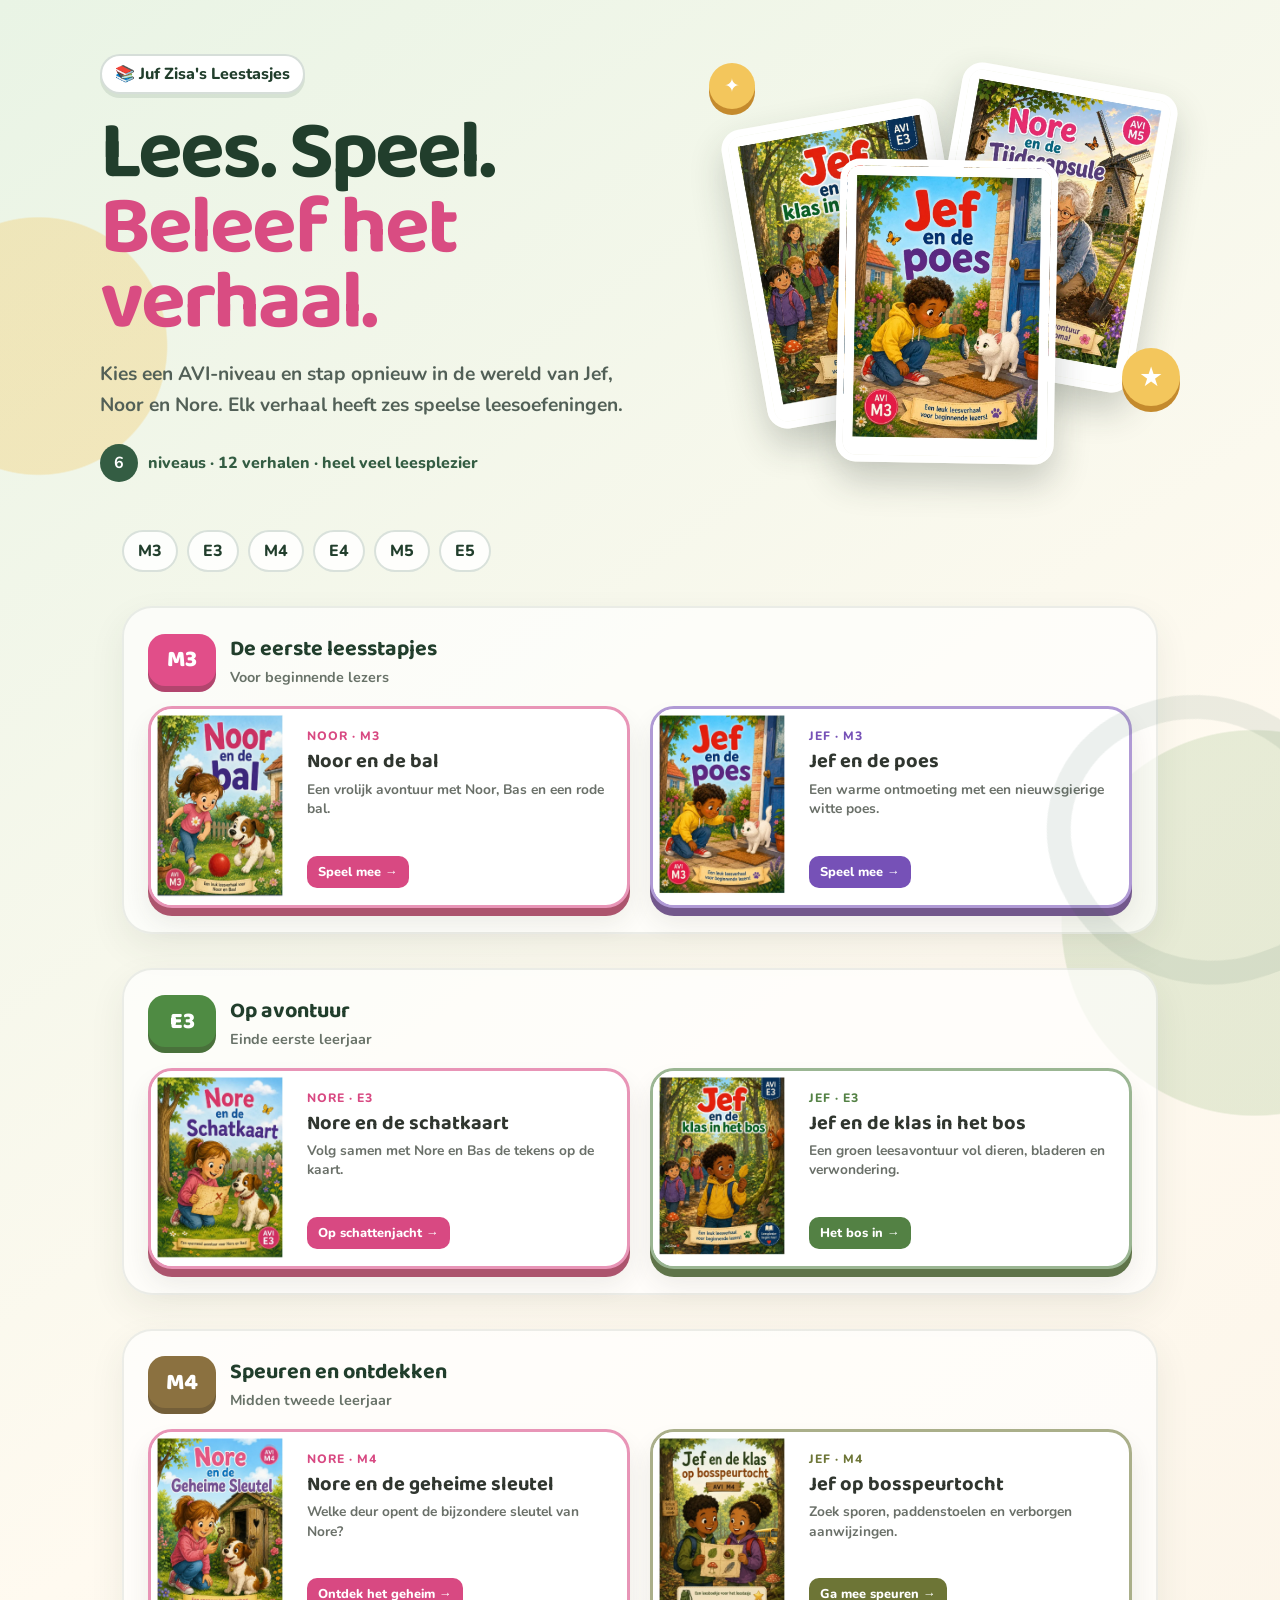
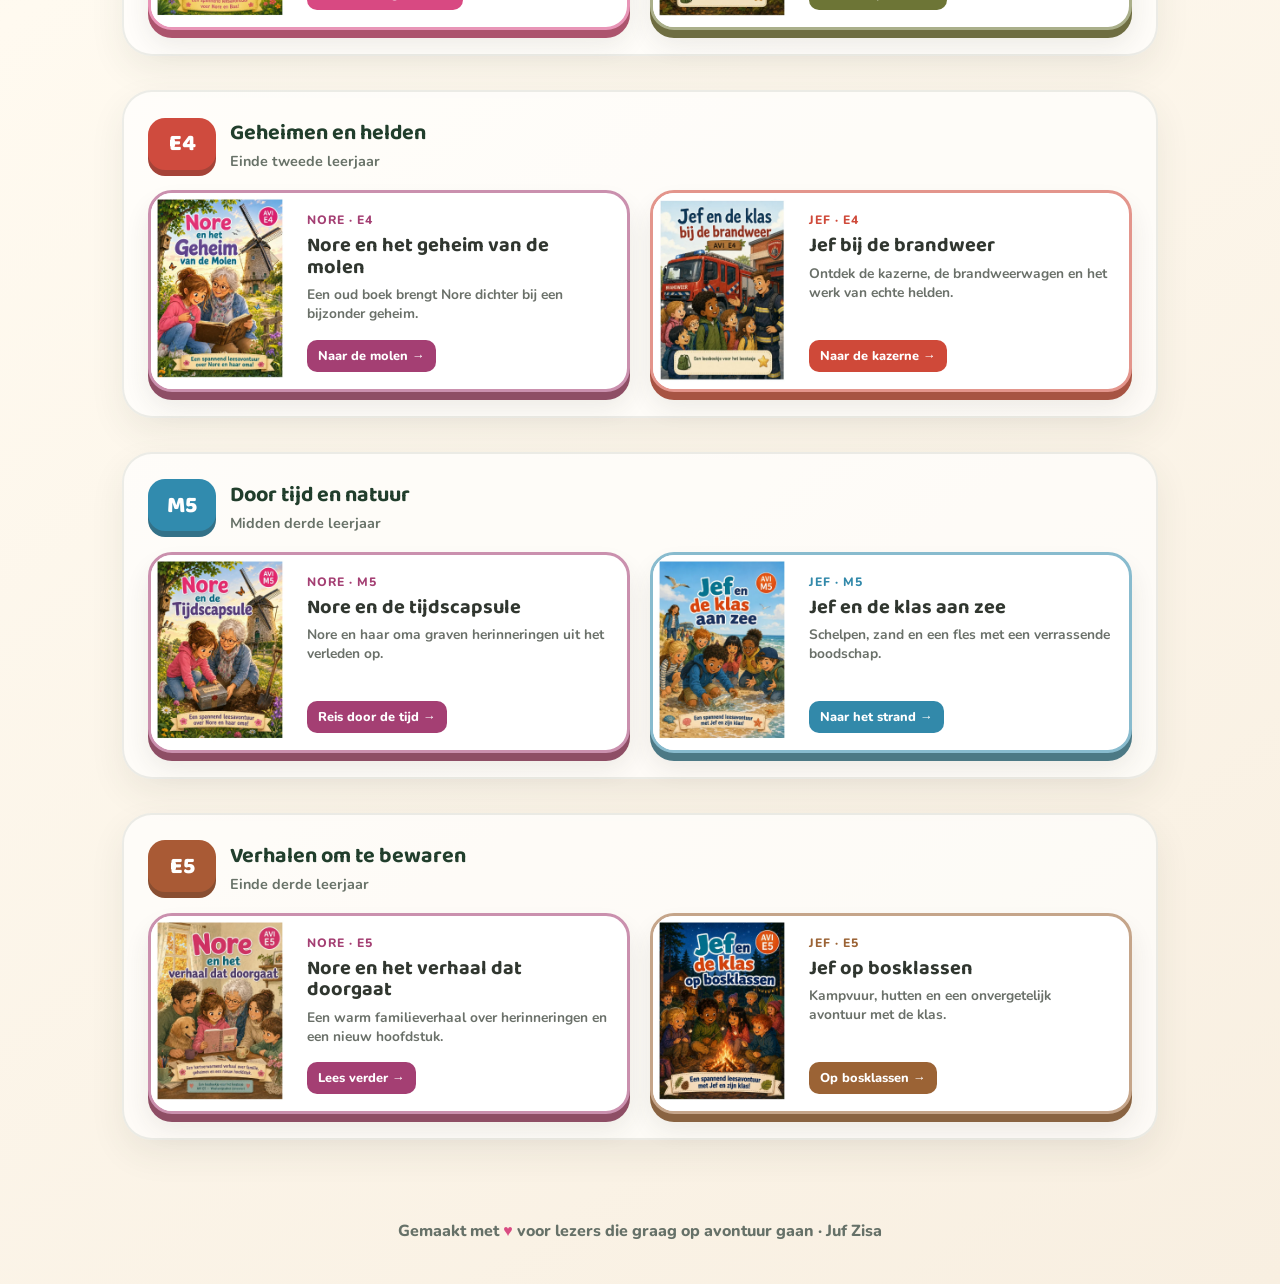
<file: index.html>
<!DOCTYPE html>
<html lang="nl">
<head>
<meta charset="UTF-8">
<meta name="viewport" content="width=device-width, initial-scale=1.0">
<meta name="theme-color" content="#345d43">
<title>Leestasje - Spelletjes bij de verhalen</title>
<link rel="preconnect" href="https://fonts.googleapis.com">
<link href="https://fonts.googleapis.com/css2?family=Baloo+2:wght@500;700;800&family=Nunito:wght@500;700;800&display=swap" rel="stylesheet">
<style>
  :root{
    --paper:#fffaf0;
    --ink:#28332b;
    --forest:#345d43;
    --forest-dark:#213e2c;
    --leaf:#79a85f;
    --sun:#f3c65c;
    --pink:#d94c82;
    --blue:#4b98b9;
  }
  *{box-sizing:border-box;}
  html{scroll-behavior:smooth;}
  body{
    margin:0;
    min-height:100vh;
    color:var(--ink);
    font-family:'Nunito',sans-serif;
    background:
      radial-gradient(circle at 3% 12%,rgba(243,198,92,.32) 0 8rem,transparent 8.1rem),
      radial-gradient(circle at 98% 32%,rgba(121,168,95,.18) 0 12rem,transparent 12.1rem),
      linear-gradient(145deg,#e9f4e5 0,#fffaf0 43%,#f8efe1 100%);
  }
  body::before{
    content:"";
    position:fixed;
    inset:auto -70px -90px auto;
    width:250px;
    height:250px;
    border:24px solid rgba(52,93,67,.09);
    border-radius:45% 55% 42% 58%;
    transform:rotate(-20deg);
    pointer-events:none;
  }
  h1,h2,h3{font-family:'Baloo 2',sans-serif;}
  .hero{
    position:relative;
    overflow:hidden;
    padding:54px 22px 48px;
  }
  .hero-inner{
    max-width:1080px;
    margin:auto;
    display:grid;
    grid-template-columns:minmax(0,1.08fr) minmax(340px,.92fr);
    align-items:center;
    gap:48px;
  }
  .eyebrow{
    display:inline-flex;
    align-items:center;
    gap:8px;
    background:#fff;
    color:var(--forest-dark);
    border:2px solid rgba(52,93,67,.2);
    border-radius:999px;
    padding:7px 13px;
    font-weight:800;
    box-shadow:0 4px 0 rgba(52,93,67,.12);
  }
  h1{
    font-size:clamp(2.65rem,7vw,5.15rem);
    line-height:.91;
    color:var(--forest-dark);
    margin:22px 0 18px;
    letter-spacing:-.035em;
  }
  h1 span{color:var(--pink);}
  .intro{
    max-width:610px;
    margin:0;
    color:#526057;
    font-size:clamp(1rem,2.2vw,1.2rem);
    font-weight:700;
    line-height:1.6;
  }
  .hero-note{
    display:flex;
    gap:10px;
    align-items:center;
    margin-top:24px;
    font-weight:800;
    color:var(--forest);
  }
  .hero-note b{
    display:grid;
    place-items:center;
    width:38px;
    height:38px;
    border-radius:50%;
    color:#fff;
    background:var(--forest);
  }
  .book-stack{
    position:relative;
    min-height:420px;
  }
  .book-stack img{
    position:absolute;
    width:218px;
    aspect-ratio:.72;
    object-fit:cover;
    object-position:top;
    border:7px solid #fff;
    border-radius:20px;
    box-shadow:0 18px 36px rgba(36,51,40,.24);
  }
  .book-stack img:nth-child(1){left:8%;top:54px;transform:rotate(-10deg);}
  .book-stack img:nth-child(2){right:5%;top:18px;transform:rotate(10deg);}
  .book-stack img:nth-child(3){left:28%;top:102px;transform:rotate(1deg);z-index:2;}
  .spark{
    position:absolute;
    display:grid;
    place-items:center;
    border-radius:50%;
    background:var(--sun);
    color:#fff;
    font-size:1.7rem;
    box-shadow:0 6px 0 #c48a2d;
    z-index:3;
  }
  .spark.one{width:58px;height:58px;right:0;bottom:72px;}
  .spark.two{width:46px;height:46px;left:4px;top:5px;font-size:1.2rem;}
  .level-nav{
    max-width:1080px;
    margin:0 auto 28px;
    padding:0 22px;
    display:flex;
    flex-wrap:wrap;
    gap:9px;
  }
  .level-nav a{
    text-decoration:none;
    color:var(--forest-dark);
    background:rgba(255,255,255,.86);
    border:2px solid rgba(52,93,67,.18);
    padding:8px 14px;
    border-radius:999px;
    font-weight:800;
  }
  .level-nav a:hover,.level-nav a:focus-visible{background:var(--forest);color:#fff;}
  main{max-width:1080px;margin:auto;padding:0 22px 70px;}
  .level-section{
    margin-top:34px;
    padding:24px;
    border-radius:30px;
    background:rgba(255,255,255,.66);
    border:2px solid rgba(72,89,68,.1);
    box-shadow:0 14px 35px rgba(56,65,48,.08);
  }
  .level-header{
    display:flex;
    align-items:center;
    gap:14px;
    margin-bottom:19px;
  }
  .level-badge{
    display:grid;
    place-items:center;
    min-width:68px;
    height:52px;
    padding:0 16px;
    border-radius:17px;
    color:#fff;
    background:var(--level);
    box-shadow:0 6px 0 color-mix(in srgb,var(--level) 72%,#382f27);
    font:800 1.45rem 'Baloo 2',sans-serif;
  }
  .level-header h2{margin:0;color:var(--forest-dark);font-size:1.35rem;}
  .level-header p{margin:1px 0 0;color:#687268;font-weight:700;font-size:.9rem;}
  .story-grid{display:grid;grid-template-columns:1fr 1fr;gap:20px;}
  .story-card{
    --accent:var(--forest);
    display:grid;
    grid-template-columns:138px 1fr;
    min-height:190px;
    overflow:hidden;
    text-decoration:none;
    color:var(--ink);
    border-radius:24px;
    border:3px solid color-mix(in srgb,var(--accent) 58%,#fff);
    background:#fff;
    box-shadow:0 8px 0 color-mix(in srgb,var(--accent) 58%,#6f6251),0 15px 26px rgba(50,55,43,.09);
    transition:transform .18s ease,box-shadow .18s ease;
  }
  .story-card:hover,.story-card:focus-visible{
    transform:translateY(-5px) rotate(-.3deg);
    box-shadow:0 13px 0 color-mix(in srgb,var(--accent) 58%,#6f6251),0 22px 34px rgba(50,55,43,.14);
    outline:none;
  }
  .story-card img{
    width:100%;
    height:100%;
    min-height:190px;
    object-fit:cover;
    object-position:top;
  }
  .story-info{padding:19px 18px 17px;display:flex;flex-direction:column;align-items:flex-start;}
  .who{
    color:var(--accent);
    text-transform:uppercase;
    letter-spacing:.08em;
    font-size:.76rem;
    font-weight:800;
  }
  .story-card h3{font-size:1.25rem;line-height:1.07;margin:7px 0;color:#30362f;}
  .story-card p{font-size:.86rem;line-height:1.4;color:#6a7069;margin:0 0 12px;font-weight:700;}
  .go{
    margin-top:auto;
    color:#fff;
    background:var(--accent);
    padding:7px 11px;
    border-radius:10px;
    font-size:.8rem;
    font-weight:800;
  }
  .pink{--accent:#d84982}.purple{--accent:#7651b7}.green{--accent:#538144}
  .olive{--accent:#6d7536}.red{--accent:#cf4939}.blue{--accent:#3289aa}
  .brown{--accent:#9b6335}.plum{--accent:#a43f73}
  footer{text-align:center;padding:10px 20px 42px;color:#667168;font-weight:800;}
  footer span{color:var(--pink);}
  @media(max-width:840px){
    .hero-inner{grid-template-columns:1fr;}
    .book-stack{min-height:350px;max-width:500px;width:100%;margin:auto;}
    .book-stack img{width:185px;}
    .story-card{grid-template-columns:115px 1fr;}
  }
  @media(max-width:620px){
    .hero{padding-top:30px;}
    .book-stack{min-height:290px;}
    .book-stack img{width:145px;border-width:5px;border-radius:14px;}
    .story-grid{grid-template-columns:1fr;}
    .level-section{padding:17px;border-radius:23px;}
    .story-card{grid-template-columns:112px 1fr;min-height:170px;}
    .story-card img{min-height:170px;}
    .story-info{padding:15px 14px;}
  }
</style>
</head>
<body>
<header class="hero">
  <div class="hero-inner">
    <div>
      <span class="eyebrow">📚 Juf Zisa's Leestasjes</span>
      <h1>Lees. Speel.<br><span>Beleef het verhaal.</span></h1>
      <p class="intro">Kies een AVI-niveau en stap opnieuw in de wereld van Jef, Noor en Nore. Elk verhaal heeft zes speelse leesoefeningen.</p>
      <div class="hero-note"><b>6</b> niveaus · 12 verhalen · heel veel leesplezier</div>
    </div>
    <div class="book-stack" aria-label="Een greep uit de verhalen">
      <img src="assets/covers/Jef_en_de_klas_in_het_bos.webp" alt="Omslag Jef en de klas in het bos">
      <img src="assets/covers/Nore_en_de_tijdscapsule.webp" alt="Omslag Nore en de tijdscapsule">
      <img src="assets/covers/Jef_en_de_poes.webp" alt="Omslag Jef en de poes">
      <span class="spark one">★</span><span class="spark two">✦</span>
    </div>
  </div>
</header>

<nav class="level-nav" aria-label="Kies snel een AVI-niveau">
  <a href="#m3">M3</a><a href="#e3">E3</a><a href="#m4">M4</a>
  <a href="#e4">E4</a><a href="#m5">M5</a><a href="#e5">E5</a>
</nav>

<main>
  <section class="level-section" id="m3" style="--level:#e14e89">
    <div class="level-header"><span class="level-badge">M3</span><div><h2>De eerste leesstapjes</h2><p>Voor beginnende lezers</p></div></div>
    <div class="story-grid">
      <a class="story-card pink" href="spelletjes_noor_en_de_bal_M3.html">
        <img src="assets/covers/Noor_en_de_bal.webp" alt="">
        <div class="story-info"><span class="who">Noor · M3</span><h3>Noor en de bal</h3><p>Een vrolijk avontuur met Noor, Bas en een rode bal.</p><span class="go">Speel mee →</span></div>
      </a>
      <a class="story-card purple" href="spelletjes_jef_en_de_poes_M3.html">
        <img src="assets/covers/Jef_en_de_poes.webp" alt="">
        <div class="story-info"><span class="who">Jef · M3</span><h3>Jef en de poes</h3><p>Een warme ontmoeting met een nieuwsgierige witte poes.</p><span class="go">Speel mee →</span></div>
      </a>
    </div>
  </section>

  <section class="level-section" id="e3" style="--level:#4f8b43">
    <div class="level-header"><span class="level-badge">E3</span><div><h2>Op avontuur</h2><p>Einde eerste leerjaar</p></div></div>
    <div class="story-grid">
      <a class="story-card pink" href="spelletjes_nore_en_de_schatkaart_E3.html">
        <img src="assets/covers/Nore_en__de_schatkaart.webp" alt="">
        <div class="story-info"><span class="who">Nore · E3</span><h3>Nore en de schatkaart</h3><p>Volg samen met Nore en Bas de tekens op de kaart.</p><span class="go">Op schattenjacht →</span></div>
      </a>
      <a class="story-card green" href="spelletjes_jef_en_het_bos_E3.html">
        <img src="assets/covers/Jef_en_de_klas_in_het_bos.webp" alt="">
        <div class="story-info"><span class="who">Jef · E3</span><h3>Jef en de klas in het bos</h3><p>Een groen leesavontuur vol dieren, bladeren en verwondering.</p><span class="go">Het bos in →</span></div>
      </a>
    </div>
  </section>

  <section class="level-section" id="m4" style="--level:#8b7140">
    <div class="level-header"><span class="level-badge">M4</span><div><h2>Speuren en ontdekken</h2><p>Midden tweede leerjaar</p></div></div>
    <div class="story-grid">
      <a class="story-card pink" href="spelletjes_nore_en_de_geheime_sleutel_M4.html">
        <img src="assets/covers/Nore_en_de_geheime_sleutel.webp" alt="">
        <div class="story-info"><span class="who">Nore · M4</span><h3>Nore en de geheime sleutel</h3><p>Welke deur opent de bijzondere sleutel van Nore?</p><span class="go">Ontdek het geheim →</span></div>
      </a>
      <a class="story-card olive" href="spelletjes_jef_op_bosspeurtocht_M4.html">
        <img src="assets/covers/Jef_en_de_klas_op_bosspeurtocht.webp" alt="">
        <div class="story-info"><span class="who">Jef · M4</span><h3>Jef op bosspeurtocht</h3><p>Zoek sporen, paddenstoelen en verborgen aanwijzingen.</p><span class="go">Ga mee speuren →</span></div>
      </a>
    </div>
  </section>

  <section class="level-section" id="e4" style="--level:#cf4b3e">
    <div class="level-header"><span class="level-badge">E4</span><div><h2>Geheimen en helden</h2><p>Einde tweede leerjaar</p></div></div>
    <div class="story-grid">
      <a class="story-card plum" href="spelletjes_nore_en_het_geheim_van_de_molen_E4.html">
        <img src="assets/covers/Nore_en_het_geheim_van_de_molen.webp" alt="">
        <div class="story-info"><span class="who">Nore · E4</span><h3>Nore en het geheim van de molen</h3><p>Een oud boek brengt Nore dichter bij een bijzonder geheim.</p><span class="go">Naar de molen →</span></div>
      </a>
      <a class="story-card red" href="spelletjes_jef_bij_de_brandweer_E4.html">
        <img src="assets/covers/Jef_en_de_klas_bij_de_brandweer.webp" alt="">
        <div class="story-info"><span class="who">Jef · E4</span><h3>Jef bij de brandweer</h3><p>Ontdek de kazerne, de brandweerwagen en het werk van echte helden.</p><span class="go">Naar de kazerne →</span></div>
      </a>
    </div>
  </section>

  <section class="level-section" id="m5" style="--level:#318bae">
    <div class="level-header"><span class="level-badge">M5</span><div><h2>Door tijd en natuur</h2><p>Midden derde leerjaar</p></div></div>
    <div class="story-grid">
      <a class="story-card plum" href="spelletjes_nore_en_de_tijdscapsule_M5.html">
        <img src="assets/covers/Nore_en_de_tijdscapsule.webp" alt="">
        <div class="story-info"><span class="who">Nore · M5</span><h3>Nore en de tijdscapsule</h3><p>Nore en haar oma graven herinneringen uit het verleden op.</p><span class="go">Reis door de tijd →</span></div>
      </a>
      <a class="story-card blue" href="spelletjes_jef_en_de_klas_aan_zee_M5.html">
        <img src="assets/covers/Jef_en_de_klas_aan_zee.webp" alt="">
        <div class="story-info"><span class="who">Jef · M5</span><h3>Jef en de klas aan zee</h3><p>Schelpen, zand en een fles met een verrassende boodschap.</p><span class="go">Naar het strand →</span></div>
      </a>
    </div>
  </section>

  <section class="level-section" id="e5" style="--level:#a95a35">
    <div class="level-header"><span class="level-badge">E5</span><div><h2>Verhalen om te bewaren</h2><p>Einde derde leerjaar</p></div></div>
    <div class="story-grid">
      <a class="story-card plum" href="spelletjes_nore_het_verhaal_dat_doorgaat_E5.html">
        <img src="assets/covers/Nore_en_het_verhaal_dat_doorgaat.webp" alt="">
        <div class="story-info"><span class="who">Nore · E5</span><h3>Nore en het verhaal dat doorgaat</h3><p>Een warm familieverhaal over herinneringen en een nieuw hoofdstuk.</p><span class="go">Lees verder →</span></div>
      </a>
      <a class="story-card brown" href="spelletjes_jef_op_bosklassen_E5.html">
        <img src="assets/covers/Jef_en_de_klas_op_bosklassen.webp" alt="">
        <div class="story-info"><span class="who">Jef · E5</span><h3>Jef op bosklassen</h3><p>Kampvuur, hutten en een onvergetelijk avontuur met de klas.</p><span class="go">Op bosklassen →</span></div>
      </a>
    </div>
  </section>
</main>

<footer>Gemaakt met <span>♥</span> voor lezers die graag op avontuur gaan · Juf Zisa</footer>
</body>
</html>
</file>
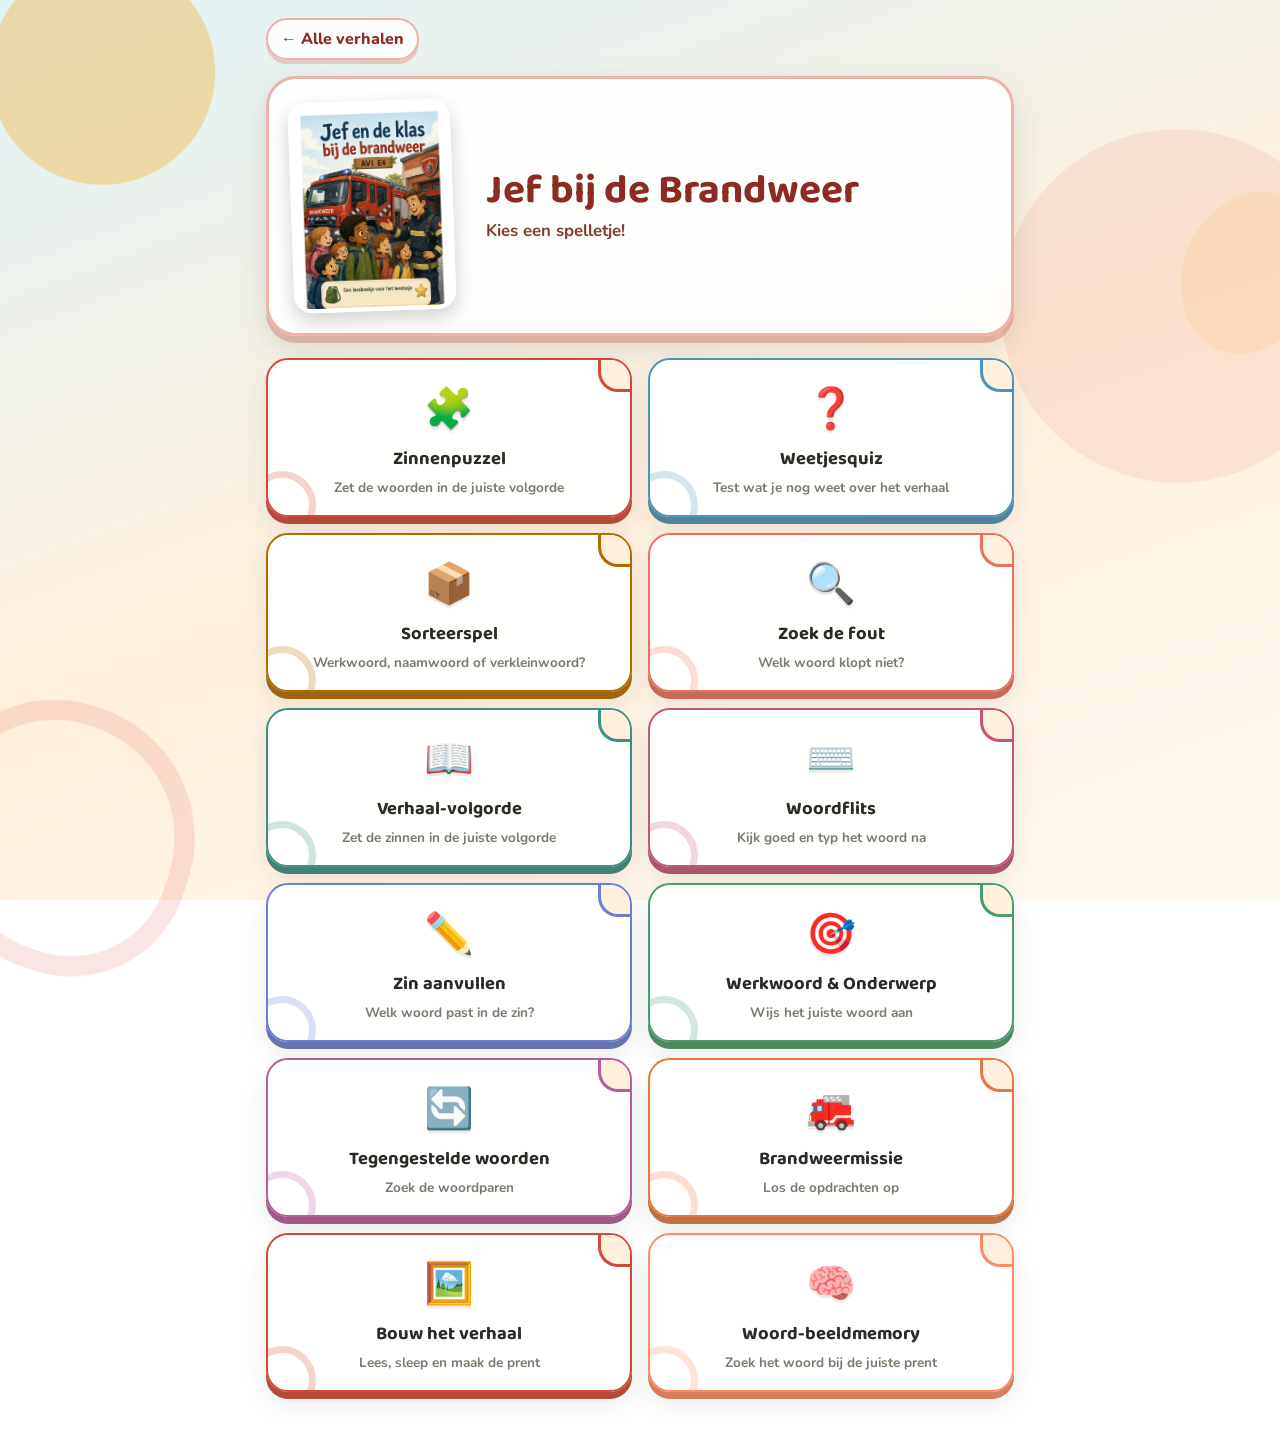
<file: spelletjes_jef_bij_de_brandweer_E4.html>
<!DOCTYPE html>
<html lang="nl">
<head>
<meta charset="UTF-8">
<meta name="viewport" content="width=device-width, initial-scale=1.0, maximum-scale=1, user-scalable=no">
<title>Jef bij de Brandweer — Spelletjes</title>
<link rel="preconnect" href="https://fonts.googleapis.com">
<link href="https://fonts.googleapis.com/css2?family=Baloo+2:wght@500;700;800&family=Nunito:wght@500;700;800&display=swap" rel="stylesheet">
<style>
  :root{
    --cream:#FBF6EC;
    --cream-deep:#F3E9D4;
    --ink:#2B2B26;
    --green:#2E6F40;
    --green-deep:#1F5230;
    --gold:#E0A63E;
    --gold-deep:#B36B00;
    --coral:#E8735C;
    --mint:#4FAF7C;
    --sky:#4B93B8;
    --plum:#8B5FA8;
    --card-shadow: 0 6px 0 rgba(43,43,38,0.12);
  }
  *{box-sizing:border-box;}
  html,body{margin:0;padding:0;}
  body{
    background:var(--cream);
    font-family:'Nunito',sans-serif;
    color:var(--ink);
    min-height:100vh;
    overflow-x:hidden;
    touch-action:manipulation;
  }
  h1,h2,h3,.display{
    font-family:'Baloo 2',sans-serif;
  }
  @media (prefers-reduced-motion: reduce){
    *{animation-duration:0.001ms !important; transition-duration:0.001ms !important;}
  }

  /* ---------- layout scaffolding ---------- */
  .screen{
    display:none;
    min-height:100vh;
    padding:20px 16px 40px;
    max-width:720px;
    margin:0 auto;
    position:relative;
  }
  .screen.active{display:block;}

  .topbar{
    display:flex;
    align-items:center;
    gap:10px;
    margin-bottom:18px;
  }
  .back-btn{
    background:var(--cream-deep);
    border:none;
    width:46px;height:46px;
    border-radius:50%;
    font-size:22px;
    display:flex;align-items:center;justify-content:center;
    box-shadow:var(--card-shadow);
    cursor:pointer;
    color:var(--ink);
    flex-shrink:0;
  }
  .back-btn:active{transform:translateY(3px); box-shadow:none;}
  .topbar h2{margin:0; font-size:1.3rem; color:var(--green-deep);}

  /* ---------- hub ---------- */
  .hub-hero{
    text-align:center;
    padding:18px 10px 8px;
  }
  .hub-hero .mascot{font-size:52px; display:block; margin-bottom:4px;}
  .hub-hero h1{
    font-size:1.9rem;
    color:var(--green-deep);
    margin:0 0 4px;
  }
  .hub-hero p{
    margin:0;
    color:#6b6a5f;
    font-weight:700;
    font-size:1.05rem;
  }

  .card-grid{
    display:grid;
    grid-template-columns:1fr 1fr;
    gap:16px;
    margin-top:22px;
  }
  @media (max-width:480px){
    .card-grid{grid-template-columns:1fr;}
  }

  .game-card{
    --accent: var(--green);
    position:relative;
    background:#fff;
    border-radius:22px;
    padding:22px 16px 18px;
    text-align:center;
    cursor:pointer;
    border:3px solid var(--accent);
    box-shadow:0 7px 0 var(--accent);
    transition:transform .12s ease;
  }
  .game-card:active{transform:translateY(6px); box-shadow:0 1px 0 var(--accent);}
  .game-card .peel{
    position:absolute; top:-2px; right:-2px;
    width:34px; height:34px;
    background:var(--cream);
    border-left:3px solid var(--accent);
    border-bottom:3px solid var(--accent);
    border-radius:0 20px 0 20px;
  }
  .game-card .icon{font-size:40px; display:block; margin-bottom:8px;}
  .game-card h3{margin:0 0 4px; font-size:1.15rem; color:var(--ink);}
  .game-card p{margin:0; font-size:.85rem; color:#7a7a6e; font-weight:700;}
  .game-card.c1{--accent:var(--green);}
  .game-card.c2{--accent:var(--sky);}
  .game-card.c3{--accent:var(--gold-deep);}
  .game-card.c4{--accent:var(--coral);}
  .game-card.c5{--accent:#3D8F8A;}
  .game-card.c6{--accent:#C0577A;}
  .game-card.c7{--accent:#6B7FD7;}
  .game-card.c8{--accent:#4A9B6E;}
  .game-card.c9{--accent:#B85C9E;}

  /* ---------- shared game bits ---------- */
  .prompt-box{
    background:#fff;
    border-radius:18px;
    padding:18px;
    box-shadow:var(--card-shadow);
    text-align:center;
    margin-bottom:20px;
  }
  .prompt-box .hint{font-weight:800; color:var(--gold-deep); font-size:1rem; margin-bottom:6px;}
  .prompt-box .big{font-size:1.3rem; font-weight:800;}

  .chip{
    display:inline-flex;
    align-items:center;
    justify-content:center;
    background:var(--cream-deep);
    border:2px solid #d8cca8;
    border-radius:14px;
    padding:10px 16px;
    margin:6px;
    font-weight:800;
    font-size:1.15rem;
    cursor:grab;
    user-select:none;
    -webkit-user-select:none;
    -webkit-touch-callout:none;
    touch-action:none;
    box-shadow:0 3px 0 #d8cca8;
    position:relative;
  }
  .chip.dragging{opacity:.35;}
  .chip.placed{background:var(--mint); border-color:var(--green-deep); color:#fff; box-shadow:0 3px 0 var(--green-deep);}
  .chip.ghost{
    position:fixed; z-index:50; pointer-events:none;
    background:var(--gold); color:#fff; border-color:var(--gold-deep);
    box-shadow:0 8px 14px rgba(0,0,0,.25);
  }

  .slot-row{
    display:flex; flex-wrap:wrap; justify-content:center;
    gap:8px; min-height:64px;
    background:var(--cream-deep);
    border-radius:16px;
    padding:12px;
    margin-bottom:18px;
  }
  .slot{
    width:78px; height:48px;
    border:3px dashed #c9bb92;
    border-radius:12px;
    display:flex; align-items:center; justify-content:center;
    background:rgba(255,255,255,.5);
  }
  .slot.filled{border-style:solid;}
  .slot.dropready{border-color:var(--green); background:#e4f4e9;}

  .slot-col{
    display:flex; flex-direction:column; gap:8px;
    background:var(--cream-deep);
    border-radius:16px;
    padding:12px;
    margin-bottom:18px;
  }
  .slot-wide{
    width:100%; height:auto; box-sizing:border-box;
    min-height:52px;
    border:3px dashed #c9bb92;
    border-radius:12px;
    display:flex; align-items:center;
    padding:0 12px;
    background:rgba(255,255,255,.5);
  }
  .slot-wide.filled{border-style:solid;}
  .slot-wide .num{
    font-family:'Baloo 2',sans-serif; font-weight:800; color:var(--gold-deep);
    margin-right:10px; flex-shrink:0;
  }
  .chip-sentence{
    display:flex; align-items:center;
    background:var(--cream-deep);
    border:2px solid #d8cca8;
    border-radius:14px;
    padding:12px 16px;
    margin:6px 0;
    font-weight:800;
    font-size:1.05rem;
    cursor:grab;
    user-select:none;
    -webkit-user-select:none;
    -webkit-touch-callout:none;
    touch-action:none;
    box-shadow:0 3px 0 #d8cca8;
    width:100%;
    min-width:0;
    box-sizing:border-box;
  }
  .slot-wide .chip-sentence{
    flex:1 1 auto;
    width:auto;
    min-width:0;
  }
  .chip-sentence.placed{background:var(--mint); border-color:var(--green-deep); color:#fff; box-shadow:0 3px 0 var(--green-deep);}
  .chip-sentence.order-wrong{background:#f7c9c3; border-color:#c85b4b; color:#7a241b; box-shadow:0 3px 0 #c85b4b;}
  .chip-sentence.dragging{opacity:.35;}
  .chip-sentence.ghost{
    position:fixed; z-index:50; pointer-events:none;
    background:var(--gold); color:#fff; border-color:var(--gold-deep);
    box-shadow:0 8px 14px rgba(0,0,0,.25);
  }

  .speed-row{display:flex; justify-content:center; gap:10px; margin:14px 0;}
  .speed-btn{
    font-family:'Baloo 2',sans-serif; font-weight:700; font-size:.95rem;
    border:3px solid #d8cca8; background:#fff; border-radius:14px;
    padding:8px 16px; cursor:pointer;
  }
  .speed-btn.active{background:#C0577A; border-color:#8f3d59; color:#fff;}

  .flash-stage{
    background:#fff; border-radius:22px; min-height:160px;
    display:flex; align-items:center; justify-content:center;
    box-shadow:var(--card-shadow); margin-bottom:16px;
  }
  .flash-word{
    font-family:'Baloo 2',sans-serif; font-weight:800; font-size:2.6rem;
    color:var(--green-deep); letter-spacing:2px;
  }
  .flash-timer{
    font-family:'Baloo 2',sans-serif; font-weight:700; font-size:1.1rem;
    color:var(--gold-deep);
  }
  .type-input{
    width:100%; box-sizing:border-box;
    font-family:'Baloo 2',sans-serif; font-size:1.6rem; text-align:center;
    padding:14px; border-radius:14px; border:3px solid #d8cca8;
    margin-bottom:14px; letter-spacing:2px;
  }
  .type-input.correct{border-color:var(--green-deep); background:#e4f4e9;}
  .type-input.wrong{border-color:#a8402c; background:#fdeae7;}

  .cloze-sentence{
    font-family:'Baloo 2',sans-serif; font-weight:700; font-size:1.3rem;
    text-align:center; line-height:1.6;
  }
  .cloze-blank{
    display:inline-block; min-width:90px;
    border-bottom:3px dashed var(--gold-deep);
    color:var(--gold-deep);
    padding:0 6px;
  }
  .cloze-blank.filled-good{border-bottom-style:solid; border-color:var(--green-deep); color:var(--green-deep);}
  .cloze-blank.filled-bad{border-bottom-style:solid; border-color:#a8402c; color:#a8402c;}
  .cloze-options{display:grid; gap:12px; margin-top:22px;}
  .cloze-opt{
    background:#fff; border:3px solid #d8cca8; border-radius:16px;
    padding:14px; font-family:'Baloo 2',sans-serif; font-weight:700; font-size:1.1rem;
    cursor:pointer; box-shadow:0 5px 0 #d8cca8;
  }
  .cloze-opt:active{transform:translateY(4px); box-shadow:none;}
  .cloze-opt.correct{background:var(--mint); border-color:var(--green-deep); color:#fff; box-shadow:0 5px 0 var(--green-deep);}
  .cloze-opt.wrong{background:var(--coral); border-color:#a8402c; color:#fff; box-shadow:0 5px 0 #a8402c;}

  .word-tap.verb-hit{background:#4A9B6E; color:#fff; border-color:#33714f;}
  .word-tap.subject-hit{background:#4A9B6E; color:#fff; border-color:#33714f;}

  .opp-grid{
    display:grid; grid-template-columns:1fr 1fr 1fr; gap:10px;
    margin-bottom:16px;
  }
  @media (max-width:480px){ .opp-grid{grid-template-columns:1fr 1fr;} }
  .opp-tile{
    background:#fff; border:3px solid #d8cca8; border-radius:14px;
    padding:16px 8px; text-align:center; cursor:pointer;
    font-family:'Baloo 2',sans-serif; font-weight:700; font-size:1.05rem;
    box-shadow:0 4px 0 #d8cca8;
  }
  .opp-tile:active{transform:translateY(3px); box-shadow:none;}
  .opp-tile.selected{background:var(--gold); border-color:var(--gold-deep); color:#fff; box-shadow:0 4px 0 var(--gold-deep);}
  .opp-tile.matched{background:var(--pair-bg,var(--mint)); border-color:var(--pair-border,var(--green-deep)); color:#fff; box-shadow:0 4px 0 var(--pair-border,var(--green-deep)); cursor:default;}
  .opp-tile.shake{animation:shakeTile .4s;}
  @keyframes shakeTile{
    0%,100%{transform:translateX(0);}
    25%{transform:translateX(-6px);}
    75%{transform:translateX(6px);}
  }

  .bank{
    display:flex; flex-wrap:wrap; justify-content:center;
    padding:10px 4px;
  }

  .action-row{display:flex; justify-content:center; gap:12px; margin-top:8px;}
  .btn{
    font-family:'Baloo 2',sans-serif;
    font-weight:700;
    font-size:1.05rem;
    border:none;
    border-radius:16px;
    padding:12px 22px;
    cursor:pointer;
    background:var(--green);
    color:#fff;
    box-shadow:0 5px 0 var(--green-deep);
  }
  .btn:active{transform:translateY(4px); box-shadow:none;}
  .btn.secondary{background:var(--cream-deep); color:var(--ink); box-shadow:0 5px 0 #d8cca8;}

  .feedback{
    text-align:center; font-weight:800; font-size:1.15rem;
    min-height:30px; margin-top:6px;
  }
  .feedback.good{color:var(--green-deep);}
  .feedback.bad{color:var(--coral);}

  .progress-dots{display:flex; justify-content:center; gap:8px; margin:14px 0;}
  .progress-dots span{width:10px;height:10px;border-radius:50%; background:#d8cca8;}
  .progress-dots span.done{background:var(--green);}
  .progress-dots span.current{background:var(--gold-deep);}

  /* quiz */
  .quiz-options{display:grid; gap:12px; margin-top:6px;}
  .quiz-opt{
    background:#fff; border:3px solid #d8cca8; border-radius:16px;
    padding:14px; font-family:'Baloo 2',sans-serif; font-weight:700; font-size:1.1rem;
    cursor:pointer; box-shadow:0 5px 0 #d8cca8; text-align:left;
  }
  .quiz-opt:active{transform:translateY(4px); box-shadow:none;}
  .quiz-opt.correct{background:var(--mint); border-color:var(--green-deep); color:#fff; box-shadow:0 5px 0 var(--green-deep);}
  .quiz-opt.wrong{background:var(--coral); border-color:#a8402c; color:#fff; box-shadow:0 5px 0 #a8402c;}

  /* sort */
  .sort-bins{display:flex; gap:14px; margin-bottom:18px;}
  .bin{
    flex:1; min-height:170px;
    border-radius:18px;
    border:3px solid var(--accent, var(--sky));
    background:#fff;
    padding:12px 6px;
    text-align:center;
  }
  .bin h4{margin:2px 0 10px; font-family:'Baloo 2',sans-serif; color:var(--accent, var(--sky)); font-size:.95rem; line-height:1.15;}
  .bin .bin-inner{display:flex; flex-wrap:wrap; justify-content:center; gap:6px; min-height:60px;}
  .bin.short{--accent:var(--sky);}
  .bin.long{--accent:var(--plum);}
  .bin.other{--accent:var(--gold-deep);}
  .bin.dropready{background:var(--cream-deep);}

  /* wrong-word game */
  .sentence-tap{
    display:flex; flex-wrap:wrap; justify-content:center; gap:8px;
    margin-top:10px;
  }
  .word-tap{
    background:#fff; border:2px solid #d8cca8; border-radius:12px;
    padding:9px 12px; font-weight:800; font-size:1.15rem; cursor:pointer;
  }
  .word-tap.wrong-hit{background:var(--coral); color:#fff; border-color:#a8402c;}
  .word-tap.miss{opacity:.4;}

  /* celebration */
  .confetti-piece{
    position:fixed; top:-10px; font-size:22px; z-index:80;
    animation:fall linear forwards;
  }
  @keyframes fall{
    to{ transform:translateY(105vh) rotate(300deg); opacity:.9;}
  }
  .end-card{
    text-align:center; background:#fff; border-radius:20px; padding:28px 18px;
    box-shadow:var(--card-shadow);
  }
  .end-card .stars{font-size:2.4rem; margin-bottom:6px;}
  .end-card h2{color:var(--green-deep); margin:4px 0;}
</style>
<link rel="stylesheet" href="storybook-theme.css?v=2">
</head>
<body data-story="jef-brandweer">

<!-- ================= HUB ================= -->
<div id="hub" class="screen active">
  <a class="all-stories" href="index.html">← Alle verhalen</a>
  <div class="hub-hero">
    <span class="mascot">🦓</span>
    <h1>Jef bij de Brandweer</h1>
    <p>Kies een spelletje!</p>
  </div>

  <div class="card-grid">
    <div class="game-card c1" onclick="openGame('sentence')">
      <div class="peel"></div>
      <span class="icon">🧩</span>
      <h3>Zinnenpuzzel</h3>
      <p>Zet de woorden in de juiste volgorde</p>
    </div>
    <div class="game-card c2" onclick="openGame('quiz')">
      <div class="peel"></div>
      <span class="icon">❓</span>
      <h3>Weetjesquiz</h3>
      <p>Test wat je nog weet over het verhaal</p>
    </div>
    <div class="game-card c3" onclick="openGame('sort')">
      <div class="peel"></div>
      <span class="icon">📦</span>
      <h3>Sorteerspel</h3>
      <p>Werkwoord, naamwoord of verkleinwoord?</p>
    </div>
    <div class="game-card c4" onclick="openGame('wrong')">
      <div class="peel"></div>
      <span class="icon">🔍</span>
      <h3>Zoek de fout</h3>
      <p>Welk woord klopt niet?</p>
    </div>
    <div class="game-card c5" onclick="openGame('order')">
      <div class="peel"></div>
      <span class="icon">📖</span>
      <h3>Verhaal-volgorde</h3>
      <p>Zet de zinnen in de juiste volgorde</p>
    </div>
    <div class="game-card c6" onclick="openGame('type')">
      <div class="peel"></div>
      <span class="icon">⌨️</span>
      <h3>Woordflits</h3>
      <p>Kijk goed en typ het woord na</p>
    </div>
    <div class="game-card c7" onclick="openGame('cloze')">
      <div class="peel"></div>
      <span class="icon">✏️</span>
      <h3>Zin aanvullen</h3>
      <p>Welk woord past in de zin?</p>
    </div>
    <div class="game-card c8" onclick="openGame('grammar')">
      <div class="peel"></div>
      <span class="icon">🎯</span>
      <h3>Werkwoord & Onderwerp</h3>
      <p>Wijs het juiste woord aan</p>
    </div>
    <div class="game-card c9" onclick="openGame('opposite')">
      <div class="peel"></div>
      <span class="icon">🔄</span>
      <h3>Tegengestelde woorden</h3>
      <p>Zoek de woordparen</p>
    </div>
  </div>
</div>

<!-- ================= GAME: ZINNENPUZZEL ================= -->
<div id="game-sentence" class="screen">
  <div class="topbar">
    <button class="back-btn" onclick="goHub()">←</button>
    <h2>🧩 Zinnenpuzzel</h2>
  </div>
  <div class="progress-dots" id="sentence-dots"></div>
  <div class="prompt-box">
    <div class="hint">Zet de woorden in de juiste volgorde</div>
  </div>
  <div class="slot-row" id="sentence-slots"></div>
  <div class="bank" id="sentence-bank"></div>
  <div class="feedback" id="sentence-feedback"></div>
  <div class="action-row">
    <button class="btn secondary" onclick="resetSentence()">Opnieuw</button>
  </div>
</div>

<!-- ================= GAME: QUIZ ================= -->
<div id="game-quiz" class="screen">
  <div class="topbar">
    <button class="back-btn" onclick="goHub()">←</button>
    <h2>❓ Weetjesquiz</h2>
  </div>
  <div class="progress-dots" id="quiz-dots"></div>
  <div id="quiz-body"></div>
</div>

<!-- ================= GAME: SORTEERSPEL ================= -->
<div id="game-sort" class="screen">
  <div class="topbar">
    <button class="back-btn" onclick="goHub()">←</button>
    <h2>📦 Sorteerspel</h2>
  </div>
  <div class="prompt-box">
    <div class="hint">Sleep elk woord naar de juiste doos</div>
  </div>
  <div class="sort-bins">
    <div class="bin short" id="bin-werkwoord"><h4>WERK-<br>WOORD</h4><div class="bin-inner" id="bin-werkwoord-inner"></div></div>
    <div class="bin long" id="bin-naamwoord"><h4>ZELFST.<br>NAAMW.</h4><div class="bin-inner" id="bin-naamwoord-inner"></div></div>
    <div class="bin other" id="bin-verkleinwoord"><h4>VERKLEIN-<br>WOORD</h4><div class="bin-inner" id="bin-verkleinwoord-inner"></div></div>
  </div>
  <div class="bank" id="sort-bank"></div>
  <div class="feedback" id="sort-feedback"></div>
  <div class="action-row">
    <button class="btn secondary" onclick="resetSort()">Opnieuw</button>
  </div>
</div>

<!-- ================= GAME: ZOEK DE FOUT ================= -->
<div id="game-wrong" class="screen">
  <div class="topbar">
    <button class="back-btn" onclick="goHub()">←</button>
    <h2>🔍 Zoek de fout</h2>
  </div>
  <div class="progress-dots" id="wrong-dots"></div>
  <div class="prompt-box">
    <div class="hint">Tik op het woord dat niet klopt met het verhaal</div>
  </div>
  <div class="sentence-tap" id="wrong-sentence"></div>
  <div class="feedback" id="wrong-feedback"></div>
</div>

<!-- ================= GAME: VERHAAL-VOLGORDE ================= -->
<div id="game-order" class="screen">
  <div class="topbar">
    <button class="back-btn" onclick="goHub()">←</button>
    <h2>📖 Verhaal-volgorde</h2>
  </div>
  <div class="prompt-box">
    <div class="hint">Sleep de zinnen in de volgorde van het verhaal</div>
  </div>
  <div class="slot-col" id="order-slots"></div>
  <div class="bank" id="order-bank"></div>
  <div class="feedback" id="order-feedback"></div>
  <div class="action-row">
    <button class="btn secondary" onclick="resetOrder()">Opnieuw</button>
  </div>
</div>

<!-- ================= GAME: WOORDFLITS ================= -->
<div id="game-type" class="screen">
  <div class="topbar">
    <button class="back-btn" onclick="goHub()">←</button>
    <h2>⌨️ Woordflits</h2>
  </div>
  <div class="progress-dots" id="type-dots"></div>
  <div id="type-body"></div>
</div>

<!-- ================= GAME: ZIN AANVULLEN ================= -->
<div id="game-cloze" class="screen">
  <div class="topbar">
    <button class="back-btn" onclick="goHub()">←</button>
    <h2>✏️ Zin aanvullen</h2>
  </div>
  <div class="progress-dots" id="cloze-dots"></div>
  <div id="cloze-body"></div>
</div>

<!-- ================= GAME: WERKWOORD & ONDERWERP ================= -->
<div id="game-grammar" class="screen">
  <div class="topbar">
    <button class="back-btn" onclick="goHub()">←</button>
    <h2>🎯 Werkwoord & Onderwerp</h2>
  </div>
  <div class="progress-dots" id="grammar-dots"></div>
  <div class="prompt-box">
    <div class="hint" id="grammar-task">Tik op het werkwoord</div>
  </div>
  <div class="sentence-tap" id="grammar-sentence"></div>
  <div class="feedback" id="grammar-feedback"></div>
</div>

<!-- ================= GAME: TEGENGESTELDE WOORDEN ================= -->
<div id="game-opposite" class="screen">
  <div class="topbar">
    <button class="back-btn" onclick="goHub()">←</button>
    <h2>🔄 Tegengestelde woorden</h2>
  </div>
  <div class="prompt-box">
    <div class="hint">Tik twee woorden die tegengesteld zijn aan elkaar</div>
  </div>
  <div class="opp-grid" id="opp-grid"></div>
  <div class="feedback" id="opp-feedback"></div>
  <div class="action-row"><button class="btn secondary" onclick="resetOpposite()">Opnieuw</button></div>
</div>

<script>
/* ============ shared helpers ============ */
function goHub(){
  document.querySelectorAll('.screen').forEach(s=>s.classList.remove('active'));
  document.getElementById('hub').classList.add('active');
}
function openGame(name){
  document.querySelectorAll('.screen').forEach(s=>s.classList.remove('active'));
  document.getElementById('game-'+name).classList.add('active');
  if(name==='sentence') initSentence();
  if(name==='quiz') initQuiz();
  if(name==='sort') initSort();
  if(name==='wrong') initWrong();
  if(name==='order') initOrder();
  if(name==='type') initType();
  if(name==='cloze') initCloze();
  if(name==='grammar') initGrammar();
  if(name==='opposite') initOpposite();
}
function shuffle(arr){
  const a=arr.slice();
  for(let i=a.length-1;i>0;i--){
    const j=Math.floor(Math.random()*(i+1));
    [a[i],a[j]]=[a[j],a[i]];
  }
  return a;
}
function celebrate(container){
  const emojis=['🎉','⭐','🦓','✨'];
  for(let i=0;i<16;i++){
    const s=document.createElement('span');
    s.className='confetti-piece';
    s.textContent=emojis[Math.floor(Math.random()*emojis.length)];
    s.style.left=Math.random()*100+'vw';
    s.style.animationDuration=(1.6+Math.random()*1.2)+'s';
    s.style.fontSize=(16+Math.random()*14)+'px';
    document.body.appendChild(s);
    setTimeout(()=>s.remove(),3000);
  }
}
function renderDots(id,total,currentIndex){
  const el=document.getElementById(id);
  el.innerHTML='';
  for(let i=0;i<total;i++){
    const d=document.createElement('span');
    if(i<currentIndex) d.className='done';
    else if(i===currentIndex) d.className='current';
    el.appendChild(d);
  }
}

/* ============ pointer-based drag helper ============ */
function makeDraggable(chip, onDrop){
  let startX, startY, ghost=null, originParent, originNext;
  chip.addEventListener('pointerdown', e=>{
    if(chip.classList.contains('placed') && chip.dataset.locked==='1') return;
    e.preventDefault();
    try{ chip.setPointerCapture(e.pointerId); }catch(err){}
    const rect=chip.getBoundingClientRect();
    startX=e.clientX; startY=e.clientY;
    originParent=chip.parentElement; originNext=chip.nextSibling;
    ghost=chip.cloneNode(true);
    ghost.classList.add('ghost');
    ghost.style.width=rect.width+'px';
    ghost.style.left=rect.left+'px';
    ghost.style.top=rect.top+'px';
    document.body.appendChild(ghost);
    chip.classList.add('dragging');

    function move(ev){
      const dx=ev.clientX-startX, dy=ev.clientY-startY;
      ghost.style.left=(rect.left+dx)+'px';
      ghost.style.top=(rect.top+dy)+'px';
      const cx=rect.left+dx+rect.width/2, cy=rect.top+dy+rect.height/2;
      document.querySelectorAll('.slot,.bin').forEach(z=>{
        const zr=z.getBoundingClientRect();
        const inside = cx>=zr.left && cx<=zr.right && cy>=zr.top && cy<=zr.bottom;
        z.classList.toggle('dropready', inside);
      });
    }
    function up(ev){
      document.removeEventListener('pointermove',move);
      document.removeEventListener('pointerup',up);
      chip.classList.remove('dragging');
      const dx=ev.clientX-startX, dy=ev.clientY-startY;
      const cx=rect.left+dx+rect.width/2, cy=rect.top+dy+rect.height/2;
      ghost.remove();
      let target=null;
      document.querySelectorAll('.slot,.bin').forEach(z=>{
        const zr=z.getBoundingClientRect();
        z.classList.remove('dropready');
        const inside = cx>=zr.left && cx<=zr.right && cy>=zr.top && cy<=zr.bottom;
        if(inside) target=z;
      });
      onDrop(chip, target, originParent, originNext);
    }
    document.addEventListener('pointermove',move);
    document.addEventListener('pointerup',up);
  });
}

/* ============ GAME 1: ZINNENPUZZEL ============ */
const sentences = [
  "Sven draagt een helm.",
  "De sirene loeit hard.",
  "Jef zit in de wagen.",
  "Het alarm gaat af.",
  "Iedereen klapt voor Jef."
];
let sIndex=0;

function initSentence(){ sIndex=0; loadSentence(); }
function loadSentence(){
  document.getElementById('sentence-feedback').textContent='';
  renderDots('sentence-dots', sentences.length, sIndex);
  const words = sentences[sIndex].replace('.','').split(' ');
  const slotRow=document.getElementById('sentence-slots');
  const bank=document.getElementById('sentence-bank');
  slotRow.innerHTML=''; bank.innerHTML='';
  words.forEach(()=>{
    const slot=document.createElement('div');
    slot.className='slot';
    slotRow.appendChild(slot);
  });
  shuffle(words).forEach(w=>{
    const chip=document.createElement('div');
    chip.className='chip';
    chip.textContent=w;
    bank.appendChild(chip);
    makeDraggable(chip, handleSentenceDrop);
  });
}
function handleSentenceDrop(chip, target, originParent, originNext){
  if(target && target.classList.contains('slot') && !target.firstChild){
    target.appendChild(chip);
    target.classList.add('filled');
    chip.classList.add('placed');
  } else if(target && target.classList.contains('slot') && target.firstChild){
    originParent.insertBefore(chip, originNext);
  } else if(!target){
    document.getElementById('sentence-bank').appendChild(chip);
    chip.classList.remove('placed');
  } else {
    originParent.insertBefore(chip, originNext);
  }
  if(originParent.classList && originParent.classList.contains('slot')){
    originParent.classList.toggle('filled', !!originParent.firstChild);
  }
  checkSentence();
}
function checkSentence(){
  const slots=[...document.querySelectorAll('#sentence-slots .slot')];
  if(slots.some(s=>!s.firstChild)) return;
  const attempt=slots.map(s=>s.firstChild.textContent).join(' ')+'.';
  const fb=document.getElementById('sentence-feedback');
  if(attempt===sentences[sIndex]){
    fb.textContent='Goed zo! 🎉';
    fb.className='feedback good';
    celebrate();
    slots.forEach(s=>s.firstChild.dataset.locked='1');
    setTimeout(()=>{
      sIndex++;
      if(sIndex<sentences.length){ loadSentence(); }
      else { fb.textContent='Alle zinnen gelukt! Je bent een echte leesheld! 🦓⭐'; renderDots('sentence-dots', sentences.length, sentences.length);}
    },1100);
  } else {
    fb.textContent='Bijna! Probeer de woorden te verschuiven.';
    fb.className='feedback bad';
  }
}
function resetSentence(){ loadSentence(); }

/* ============ GAME 2: QUIZ ============ */
const quiz = [
  {q:"Wie heet de klas welkom?", opts:["Sven","De burgemeester","Juf"], a:0},
  {q:"Wat moet een brandweerman binnen 30 seconden kunnen?", opts:["Zich aankleden","Koken","Zwemmen"], a:0},
  {q:"Wat gebeurt er plotseling?", opts:["Het gaat regenen","Een alarm gaat af","Het licht valt uit"], a:1},
  {q:"Wat mag iedereen doen met de waterslang?", opts:["Ermee spuiten","Ermee lopen","Ermee zwaaien"], a:0},
  {q:"Wat krijgt iedereen mee naar huis?", opts:["Een medaille","Een boek","Een polaroidfoto"], a:2},
];
let qIndex=0, qScore=0;

function initQuiz(){ qIndex=0; qScore=0; loadQuiz(); }
function loadQuiz(){
  renderDots('quiz-dots', quiz.length, qIndex);
  const body=document.getElementById('quiz-body');
  if(qIndex>=quiz.length){
    const stars = qScore>=5?'⭐⭐⭐': qScore>=3?'⭐⭐':'⭐';
    body.innerHTML=`<div class="end-card">
      <div class="stars">${stars}</div>
      <h2>Je haalde ${qScore} van de ${quiz.length}!</h2>
      <p>${qScore===quiz.length?'Wauw, jij kent dit verhaal helemaal!':'Goed gedaan! Lees het verhaal nog eens en probeer opnieuw.'}</p>
      <div class="action-row"><button class="btn" onclick="initQuiz()">Nog eens</button></div>
    </div>`;
    if(qScore===quiz.length) celebrate();
    return;
  }
  const item=quiz[qIndex];
  body.innerHTML = `<div class="prompt-box"><div class="big">${item.q}</div></div>
    <div class="quiz-options" id="quiz-options"></div>`;
  const optsEl=document.getElementById('quiz-options');
  item.opts.forEach((opt,i)=>{
    const b=document.createElement('button');
    b.className='quiz-opt';
    b.textContent=opt;
    b.onclick=()=>answerQuiz(i,b);
    optsEl.appendChild(b);
  });
}
function answerQuiz(i, btn){
  const item=quiz[qIndex];
  const allBtns=[...document.querySelectorAll('.quiz-opt')];
  allBtns.forEach(b=>b.onclick=null);
  if(i===item.a){
    btn.classList.add('correct');
    qScore++;
    celebrate();
  } else {
    btn.classList.add('wrong');
    allBtns[item.a].classList.add('correct');
  }
  setTimeout(()=>{ qIndex++; loadQuiz(); }, 1000);
}

/* ============ GAME 3: SORTEERSPEL (werkwoord / zelfst. naamwoord / verkleinwoord) ============ */
const sortWords = [
  {w:"RIJDT", cat:"werkwoord"},
  {w:"DRAAGT", cat:"werkwoord"},
  {w:"LOEIT", cat:"werkwoord"},
  {w:"HELM", cat:"naamwoord"},
  {w:"SIRENE", cat:"naamwoord"},
  {w:"KAZERNE", cat:"naamwoord"},
  {w:"EMMERTJE", cat:"verkleinwoord"},
  {w:"SLANGETJE", cat:"verkleinwoord"},
  {w:"FOTOOTJE", cat:"verkleinwoord"},
];
let sortRemaining=0;

function initSort(){
  document.getElementById('sort-feedback').textContent='';
  document.getElementById('bin-werkwoord-inner').innerHTML='';
  document.getElementById('bin-naamwoord-inner').innerHTML='';
  document.getElementById('bin-verkleinwoord-inner').innerHTML='';
  const bank=document.getElementById('sort-bank');
  bank.innerHTML='';
  sortRemaining=sortWords.length;
  shuffle(sortWords).forEach(item=>{
    const chip=document.createElement('div');
    chip.className='chip';
    chip.textContent=item.w;
    chip.dataset.cat = item.cat;
    bank.appendChild(chip);
    makeDraggable(chip, handleSortDrop);
  });
}
function handleSortDrop(chip, target, originParent, originNext){
  const fb=document.getElementById('sort-feedback');
  const binMap = {'bin-werkwoord':'werkwoord', 'bin-naamwoord':'naamwoord', 'bin-verkleinwoord':'verkleinwoord'};
  if(target && binMap[target.id]){
    const wantCat = binMap[target.id];
    const isCat = chip.dataset.cat;
    if(wantCat===isCat){
      target.querySelector('.bin-inner').appendChild(chip);
      chip.classList.add('placed');
      chip.dataset.locked='1';
      sortRemaining--;
      fb.textContent='Juist! 👍';
      fb.className='feedback good';
      if(sortRemaining===0){
        fb.textContent='Helemaal gesorteerd! Goed gedaan! 🎉';
        celebrate();
      }
    } else {
      fb.textContent='Niet helemaal — denk aan het woordsoort!';
      fb.className='feedback bad';
      originParent.insertBefore(chip, originNext);
    }
  } else {
    originParent.insertBefore(chip, originNext);
  }
}
function resetSort(){ initSort(); }

/* ============ GAME 4: ZOEK DE FOUT ============ */
const wrongSet = [
  {words:["Papa","heet","de","klas","welkom."], wrong:0},
  {words:["Sven","draagt","een","pet."], wrong:3},
  {words:["Een","bel","gaat","plotseling","af."], wrong:1},
  {words:["Jef","spuit","met","melk","op","het","emmertje."], wrong:3},
  {words:["Iedereen","krijgt","een","tekening","mee","naar","huis."], wrong:3},
];
let wIndex=0;

function initWrong(){ wIndex=0; loadWrong(); }
function loadWrong(){
  document.getElementById('wrong-feedback').textContent='';
  renderDots('wrong-dots', wrongSet.length, wIndex);
  const el=document.getElementById('wrong-sentence');
  el.innerHTML='';
  if(wIndex>=wrongSet.length){
    el.innerHTML=`<div class="end-card">
      <div class="stars">🦓🎉</div>
      <h2>Je hebt alle foutjes gevonden!</h2>
      <div class="action-row"><button class="btn" onclick="initWrong()">Nog eens</button></div>
    </div>`;
    celebrate();
    return;
  }
  const item=wrongSet[wIndex];
  item.words.forEach((w,i)=>{
    const span=document.createElement('div');
    span.className='word-tap';
    span.textContent=w;
    span.onclick=()=>checkWrong(i,item,span);
    el.appendChild(span);
  });
}
function checkWrong(i,item,span){
  const fb=document.getElementById('wrong-feedback');
  const allSpans=[...document.querySelectorAll('.word-tap')];
  if(i===item.wrong){
    span.classList.add('wrong-hit');
    allSpans.forEach(s=>{ if(s!==span) s.classList.add('miss'); s.onclick=null; });
    fb.textContent='Gevonden! 🎉';
    fb.className='feedback good';
    celebrate();
    setTimeout(()=>{ wIndex++; loadWrong(); }, 1100);
  } else {
    fb.textContent='Nog niet helemaal — probeer een ander woord.';
    fb.className='feedback bad';
  }
}

/* ============ GAME 5: VERHAAL-VOLGORDE ============ */
const storyOrder = [
  "De klas bezoekt de brandweerkazerne.",
  "Sven laat helmen en pakken zien.",
  "Een echt alarm gaat plotseling af.",
  "Jef spuit water met de slang.",
  "Iedereen krijgt een polaroidfoto mee."
];

function initOrder(){
  document.getElementById('order-feedback').textContent='';
  const slotCol=document.getElementById('order-slots');
  const bank=document.getElementById('order-bank');
  slotCol.innerHTML=''; bank.innerHTML='';
  storyOrder.forEach((_,i)=>{
    const slot=document.createElement('div');
    slot.className='slot slot-wide';
    slot.innerHTML=`<span class="num">${i+1}.</span>`;
    slotCol.appendChild(slot);
  });
  shuffle(storyOrder).forEach(s=>{
    const chip=document.createElement('div');
    chip.className='chip-sentence';
    chip.textContent=s;
    bank.appendChild(chip);
    makeDraggable(chip, handleOrderDrop);
  });
}
function handleOrderDrop(chip, target, originParent, originNext){
  document.querySelectorAll('#order-slots .chip-sentence').forEach(c=>c.classList.remove('order-wrong'));
  document.getElementById('order-feedback').textContent='';
  if(target && target.classList.contains('slot-wide')){
    const other=target.querySelector('.chip-sentence');
    if(other && other!==chip){
      if(originParent.classList.contains('slot-wide')) originParent.appendChild(other);
      else document.getElementById('order-bank').appendChild(other);
      other.classList.toggle('placed', other.parentElement.classList.contains('slot-wide'));
    }
    target.appendChild(chip);
    target.classList.add('filled');
    chip.classList.add('placed');
  } else if(!target){
    document.getElementById('order-bank').appendChild(chip);
    chip.classList.remove('placed');
  } else {
    originParent.insertBefore(chip, originNext);
  }
  if(originParent.classList && originParent.classList.contains('slot-wide')){
    originParent.classList.toggle('filled', originParent.children.length>1);
  }
  checkOrder();
}
function checkOrder(){
  const slots=[...document.querySelectorAll('#order-slots .slot-wide')];
  if(slots.some(s=>s.children.length<2)) return;
  const attempt=slots.map(s=>s.querySelector('.chip-sentence').textContent);
  const fb=document.getElementById('order-feedback');
  const isCorrect = attempt.every((s,i)=>s===storyOrder[i]);
  if(isCorrect){
    fb.textContent='Helemaal juist! Jij kent het verhaal goed! 🎉';
    fb.className='feedback good';
    celebrate();
  } else {
    slots.forEach((slot,i)=>{
      slot.querySelector('.chip-sentence').classList.toggle('order-wrong', attempt[i]!==storyOrder[i]);
    });
    fb.textContent='Bijna! Denk na: wat gebeurde eerst in het verhaal?';
    fb.className='feedback bad';
  }
}
function resetOrder(){
  const wrong=[...document.querySelectorAll('#order-slots .chip-sentence.order-wrong')];
  if(!wrong.length){ initOrder(); return; }
  const bank=document.getElementById('order-bank');
  wrong.forEach(chip=>{
    const slot=chip.parentElement;
    chip.classList.remove('placed','order-wrong');
    bank.appendChild(chip);
    slot.classList.remove('filled');
  });
  document.getElementById('order-feedback').textContent='De juiste zinnen blijven staan. Probeer de andere opnieuw.';
}

/* ============ GAME 6: WOORDFLITS ============ */
const flashWords = ["BRANDWEER","HELM","SIRENE","ALARM","WAGEN","WATER"];
let flashIndex=0, flashScore=0, flashSeconds=6, flashTimerHandle=null;

function initType(){
  flashIndex=0; flashScore=0;
  showSpeedPicker();
}
function showSpeedPicker(){
  const body=document.getElementById('type-body');
  document.getElementById('type-dots').innerHTML='';
  body.innerHTML = `
    <div class="prompt-box">
      <div class="hint">Hoe lang mag je het woord zien?</div>
    </div>
    <div class="speed-row" id="speed-row"></div>
    <div class="action-row"><button class="btn" onclick="startFlash()">Start!</button></div>
  `;
  const row=document.getElementById('speed-row');
  [3,6,10].forEach(sec=>{
    const b=document.createElement('button');
    b.className='speed-btn'+(sec===flashSeconds?' active':'');
    b.textContent=sec+' sec';
    b.onclick=()=>{
      flashSeconds=sec;
      [...row.children].forEach(c=>c.classList.remove('active'));
      b.classList.add('active');
    };
    row.appendChild(b);
  });
}
function startFlash(){
  flashIndex=0; flashScore=0;
  loadFlash();
}
function loadFlash(){
  renderDots('type-dots', flashWords.length, flashIndex);
  const body=document.getElementById('type-body');
  if(flashIndex>=flashWords.length){
    const stars = flashScore>=6?'⭐⭐⭐': flashScore>=4?'⭐⭐':'⭐';
    body.innerHTML=`<div class="end-card">
      <div class="stars">${stars}</div>
      <h2>Je typte ${flashScore} van de ${flashWords.length} goed!</h2>
      <div class="action-row"><button class="btn" onclick="initType()">Nog eens</button></div>
    </div>`;
    if(flashScore===flashWords.length) celebrate();
    return;
  }
  const word=flashWords[flashIndex];
  body.innerHTML = `
    <div class="flash-stage"><div class="flash-word" id="flash-word">${word}</div></div>
    <div style="text-align:center" class="flash-timer" id="flash-timer">${flashSeconds}</div>
  `;
  let remaining=flashSeconds;
  clearInterval(flashTimerHandle);
  flashTimerHandle=setInterval(()=>{
    remaining--;
    const t=document.getElementById('flash-timer');
    if(t) t.textContent=remaining;
    if(remaining<=0){
      clearInterval(flashTimerHandle);
      showTypeInput(word);
    }
  },1000);
}
function showTypeInput(word){
  const body=document.getElementById('type-body');
  body.innerHTML = `
    <div class="prompt-box"><div class="hint">Typ het woord dat je zag:</div></div>
    <input type="text" class="type-input" id="type-field" autocomplete="off" autocorrect="off" autocapitalize="off" spellcheck="false">
    <div class="action-row"><button class="btn" onclick="checkFlash('${word}')">Controleer</button></div>
    <div class="feedback" id="type-feedback"></div>
  `;
  const field=document.getElementById('type-field');
  field.focus();
  field.addEventListener('keydown', e=>{ if(e.key==='Enter') checkFlash(word); });
}
function checkFlash(word){
  const field=document.getElementById('type-field');
  const fb=document.getElementById('type-feedback');
  const val=field.value.trim().toUpperCase();
  if(val===word){
    field.classList.add('correct');
    fb.textContent='Juist! 🎉';
    fb.className='feedback good';
    flashScore++;
    celebrate();
  } else {
    field.classList.add('wrong');
    fb.textContent='Het woord was: '+word;
    fb.className='feedback bad';
  }
  field.disabled=true;
  setTimeout(()=>{ flashIndex++; loadFlash(); }, 1400);
}

/* ============ GAME 7: ZIN AANVULLEN ============ */
const clozeItems = [
  {before:"", after:" heet de klas welkom bij de kazerne.", options:["Sven","Juf","Papa"], answer:"Sven"},
  {before:"Een brandweerman moet zich binnen dertig seconden ", after:".", options:["aankleden","tekenen","zingen"], answer:"aankleden"},
  {before:"Plotseling gaat er een ", after:" af.", options:["alarm","lied","bel"], answer:"alarm"},
  {before:"Jef spuit ", after:" op het emmertje.", options:["water","melk","verf"], answer:"water"},
  {before:"Iedereen krijgt een ", after:" mee naar huis.", options:["polaroidfoto","tekening","medaille"], answer:"polaroidfoto"},
];
let clozeIndex=0, clozeScore=0;

function initCloze(){ clozeIndex=0; clozeScore=0; loadCloze(); }
function loadCloze(){
  renderDots('cloze-dots', clozeItems.length, clozeIndex);
  const body=document.getElementById('cloze-body');
  if(clozeIndex>=clozeItems.length){
    const stars = clozeScore>=5?'⭐⭐⭐': clozeScore>=3?'⭐⭐':'⭐';
    body.innerHTML=`<div class="end-card">
      <div class="stars">${stars}</div>
      <h2>Je vulde ${clozeScore} van de ${clozeItems.length} goed in!</h2>
      <div class="action-row"><button class="btn" onclick="initCloze()">Nog eens</button></div>
    </div>`;
    if(clozeScore===clozeItems.length) celebrate();
    return;
  }
  const item=clozeItems[clozeIndex];
  body.innerHTML = `
    <div class="prompt-box">
      <div class="cloze-sentence">${item.before}<span class="cloze-blank" id="cloze-blank">?</span>${item.after}</div>
    </div>
    <div class="cloze-options" id="cloze-options"></div>
  `;
  const optsEl=document.getElementById('cloze-options');
  shuffle(item.options).forEach(opt=>{
    const b=document.createElement('button');
    b.className='cloze-opt';
    b.textContent=opt;
    b.onclick=()=>answerCloze(opt,item,b);
    optsEl.appendChild(b);
  });
}
function answerCloze(opt,item,btn){
  const allBtns=[...document.querySelectorAll('.cloze-opt')];
  allBtns.forEach(b=>b.onclick=null);
  const blank=document.getElementById('cloze-blank');
  blank.textContent=opt;
  if(opt===item.answer){
    btn.classList.add('correct');
    blank.classList.add('filled-good');
    clozeScore++;
    celebrate();
  } else {
    btn.classList.add('wrong');
    blank.classList.add('filled-bad');
    allBtns.find(b=>b.textContent===item.answer).classList.add('correct');
  }
  setTimeout(()=>{ clozeIndex++; loadCloze(); }, 1200);
}

/* ============ GAME 8: WERKWOORD & ONDERWERP ============ */
const grammarItems = [
  {words:["Sven","draagt","een","helm."], verb:1, subject:0},
  {words:["Dan","legt","Sven","de","slang","neer."], verb:1, subject:2},
  {words:["Jef","spuit","water."], verb:1, subject:0},
  {words:["Trots","klimt","Jef","in","de","wagen."], verb:1, subject:2},
  {words:["Jef","krijgt","een","polaroidfoto."], verb:1, subject:0},
];
let gIndex=0, gStep=0;

function initGrammar(){ gIndex=0; gStep=0; loadGrammar(); }
function loadGrammar(){
  const totalSteps = grammarItems.length*2;
  const doneSteps = gIndex*2+gStep;
  renderDots('grammar-dots', totalSteps, doneSteps);
  const task=document.getElementById('grammar-task');
  const el=document.getElementById('grammar-sentence');
  const fb=document.getElementById('grammar-feedback');
  fb.textContent='';
  el.innerHTML='';
  if(gIndex>=grammarItems.length){
    task.textContent='';
    el.innerHTML=`<div class="end-card">
      <div class="stars">🎯🎉</div>
      <h2>Je hebt alle werkwoorden en onderwerpen gevonden!</h2>
      <div class="action-row"><button class="btn" onclick="initGrammar()">Nog eens</button></div>
    </div>`;
    celebrate();
    return;
  }
  const item=grammarItems[gIndex];
  task.textContent = gStep===0 ? 'Tik op het werkwoord' : 'Tik op het onderwerp';
  item.words.forEach((w,i)=>{
    const span=document.createElement('div');
    span.className='word-tap';
    span.textContent=w;
    span.onclick=()=>checkGrammar(i,item,span);
    el.appendChild(span);
  });
}
function checkGrammar(i,item,span){
  const fb=document.getElementById('grammar-feedback');
  const target = gStep===0 ? item.verb : item.subject;
  if(i===target){
    span.classList.add(gStep===0?'verb-hit':'subject-hit');
    document.querySelectorAll('#grammar-sentence .word-tap').forEach(s=>s.onclick=null);
    fb.textContent='Juist! 🎉';
    fb.className='feedback good';
    celebrate();
    setTimeout(()=>{
      if(gStep===0){ gStep=1; loadGrammar(); }
      else { gStep=0; gIndex++; loadGrammar(); }
    }, 1100);
  } else {
    fb.textContent='Nog niet helemaal — probeer een ander woord.';
    fb.className='feedback bad';
  }
}

/* ============ GAME 9: TEGENGESTELDE WOORDEN ============ */
const oppositePairs = [
  ["SNEL","LANGZAAM"],
  ["GROOT","KLEIN"],
  ["NAT","DROOG"],
  ["AAN","UIT"],
  ["VOOR","ACHTER"],
  ["WARM","KOUD"],
];
const oppositePairColors = [
  ["#E66A4E","#A8402C"], ["#3D8F8A","#276864"], ["#8B68A6","#654878"],
  ["#4F91C5","#326B96"], ["#D8892B","#A35F13"], ["#5E9E63","#3F7444"]
];
let oppSelected=[], oppMatchedCount=0;

function initOpposite(){
  document.getElementById('opp-feedback').textContent='';
  oppSelected=[]; oppMatchedCount=0;
  const grid=document.getElementById('opp-grid');
  grid.innerHTML='';
  const words = shuffle(oppositePairs.flat());
  words.forEach((w,idx)=>{
    const tile=document.createElement('div');
    tile.className='opp-tile';
    tile.textContent=w;
    tile.onclick=()=>selectOpposite(tile, w);
    grid.appendChild(tile);
  });
}
function findPairPartner(word){
  for(const pair of oppositePairs){
    if(pair[0]===word) return pair[1];
    if(pair[1]===word) return pair[0];
  }
  return null;
}
function findOppositePairIndex(word){
  return oppositePairs.findIndex(pair=>pair.includes(word));
}
function selectOpposite(tile, word){
  if(tile.classList.contains('matched') || tile.classList.contains('selected')) return;
  if(oppSelected.length===2) return;
  tile.classList.add('selected');
  oppSelected.push({tile,word});
  if(oppSelected.length===2){
    const [a,b]=oppSelected;
    const fb=document.getElementById('opp-feedback');
    if(findPairPartner(a.word)===b.word){
      const colors=oppositePairColors[findOppositePairIndex(a.word)%oppositePairColors.length];
      [a.tile,b.tile].forEach(t=>{
        t.style.setProperty('--pair-bg',colors[0]);
        t.style.setProperty('--pair-border',colors[1]);
      });
      a.tile.classList.add('matched'); a.tile.classList.remove('selected');
      b.tile.classList.add('matched'); b.tile.classList.remove('selected');
      fb.textContent='Mooi paar! 🎉';
      fb.className='feedback good';
      celebrate();
      oppMatchedCount++;
      oppSelected=[];
      if(oppMatchedCount===oppositePairs.length){
        setTimeout(()=>{ fb.textContent='Alle paren gevonden! Goed gedaan! 🎉'; }, 300);
      }
    } else {
      fb.textContent='Geen tegengestelden — probeer opnieuw.';
      fb.className='feedback bad';
      a.tile.classList.add('shake'); b.tile.classList.add('shake');
      setTimeout(()=>{
        a.tile.classList.remove('selected','shake');
        b.tile.classList.remove('selected','shake');
        oppSelected=[];
      }, 700);
    }
  }
}
function resetOpposite(){ initOpposite(); }
</script>
<script>
window.BONUS_MISSION={icon:"🚒",cardTitle:"Brandweermissie",cardText:"Los de opdrachten op",title:"Klaar voor de uitruk",image:"assets/games/jef-brandweer-missie.webp",alt:"Jef en zijn klas bezoeken de brandweerkazerne",tasks:[
{target:"wagen",text:"Vind het voertuig dat water en materiaal naar een brand brengt.",hint:"Het grote rode voertuig staat links.",x:0,y:0,w:43,h:51},
{target:"helm",text:"Welk voorwerp beschermt het hoofd van Sven?",hint:"Het ligt vooraan op de tafel.",x:43,y:64,w:15,h:22},
{target:"slang",text:"Vind wat opgerold ligt en water kan spuiten.",hint:"Kijk midden op de tafel.",x:58,y:58,w:26,h:23},
{target:"ladder",text:"Waarmee kan de brandweer een hoge plek bereiken?",hint:"Ze staat schuin tegen de muur.",x:82,y:27,w:15,h:37},
{target:"alarm",text:"Vind wat rinkelt wanneer er hulp nodig is.",hint:"Het rode ronde voorwerp hangt bovenaan.",x:84,y:4,w:12,h:22},
{target:"laarzen",text:"Wat houdt de voeten van een brandweerman droog?",hint:"Kijk rechts op de tafel.",x:81,y:50,w:17,h:32},
{target:"foto",text:"Vind wat de klas later aan dit bezoek kan herinneren.",hint:"Het ligt plat vooraan op de tafel.",x:57,y:77,w:17,h:17},
{target:"sven",text:"Wie kan uitleggen hoe al het materiaal werkt?",hint:"Hij draagt het donkere brandweerpak.",x:44,y:10,w:24,h:56}
]};
</script><script src="bonus-missie.js?v=2"></script>
<script src="wrong-game-helper.js"></script>
<script src="story-builder.js?v=23"></script>
<script src="memory-game.js?v=7"></script>
<script src="sentence-puzzle-helper.js"></script>
</body>
</html>
</file>
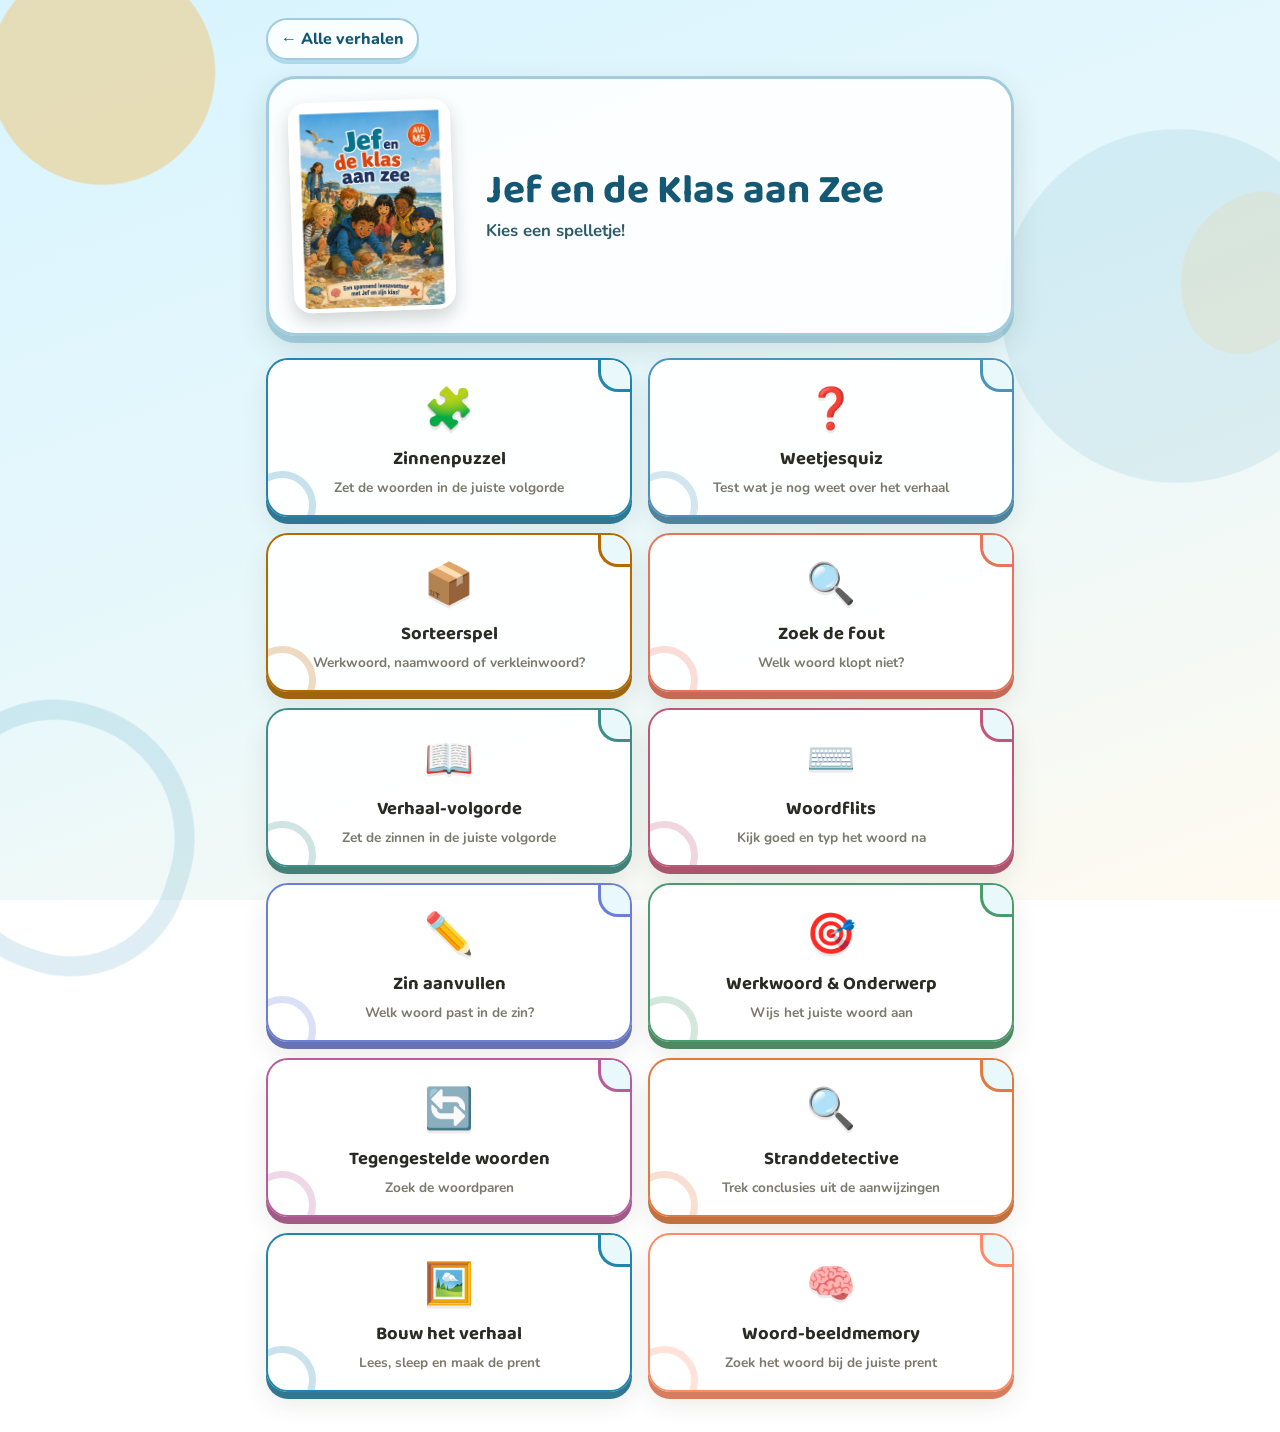
<file: spelletjes_jef_en_de_klas_aan_zee_M5.html>
<!DOCTYPE html>
<html lang="nl">
<head>
<meta charset="UTF-8">
<meta name="viewport" content="width=device-width, initial-scale=1.0, maximum-scale=1, user-scalable=no">
<title>Jef en de Klas aan Zee — Spelletjes</title>
<link rel="preconnect" href="https://fonts.googleapis.com">
<link href="https://fonts.googleapis.com/css2?family=Baloo+2:wght@500;700;800&family=Nunito:wght@500;700;800&display=swap" rel="stylesheet">
<style>
  :root{
    --cream:#FBF6EC;
    --cream-deep:#F3E9D4;
    --ink:#2B2B26;
    --green:#2E6F40;
    --green-deep:#1F5230;
    --gold:#E0A63E;
    --gold-deep:#B36B00;
    --coral:#E8735C;
    --mint:#4FAF7C;
    --sky:#4B93B8;
    --plum:#8B5FA8;
    --card-shadow: 0 6px 0 rgba(43,43,38,0.12);
  }
  *{box-sizing:border-box;}
  html,body{margin:0;padding:0;}
  body{
    background:var(--cream);
    font-family:'Nunito',sans-serif;
    color:var(--ink);
    min-height:100vh;
    overflow-x:hidden;
    touch-action:manipulation;
  }
  h1,h2,h3,.display{
    font-family:'Baloo 2',sans-serif;
  }
  @media (prefers-reduced-motion: reduce){
    *{animation-duration:0.001ms !important; transition-duration:0.001ms !important;}
  }

  /* ---------- layout scaffolding ---------- */
  .screen{
    display:none;
    min-height:100vh;
    padding:20px 16px 40px;
    max-width:720px;
    margin:0 auto;
    position:relative;
  }
  .screen.active{display:block;}

  .topbar{
    display:flex;
    align-items:center;
    gap:10px;
    margin-bottom:18px;
  }
  .back-btn{
    background:var(--cream-deep);
    border:none;
    width:46px;height:46px;
    border-radius:50%;
    font-size:22px;
    display:flex;align-items:center;justify-content:center;
    box-shadow:var(--card-shadow);
    cursor:pointer;
    color:var(--ink);
    flex-shrink:0;
  }
  .back-btn:active{transform:translateY(3px); box-shadow:none;}
  .topbar h2{margin:0; font-size:1.3rem; color:var(--green-deep);}

  /* ---------- hub ---------- */
  .hub-hero{
    text-align:center;
    padding:18px 10px 8px;
  }
  .hub-hero .mascot{font-size:52px; display:block; margin-bottom:4px;}
  .hub-hero h1{
    font-size:1.9rem;
    color:var(--green-deep);
    margin:0 0 4px;
  }
  .hub-hero p{
    margin:0;
    color:#6b6a5f;
    font-weight:700;
    font-size:1.05rem;
  }

  .card-grid{
    display:grid;
    grid-template-columns:1fr 1fr;
    gap:16px;
    margin-top:22px;
  }
  @media (max-width:480px){
    .card-grid{grid-template-columns:1fr;}
  }

  .game-card{
    --accent: var(--green);
    position:relative;
    background:#fff;
    border-radius:22px;
    padding:22px 16px 18px;
    text-align:center;
    cursor:pointer;
    border:3px solid var(--accent);
    box-shadow:0 7px 0 var(--accent);
    transition:transform .12s ease;
  }
  .game-card:active{transform:translateY(6px); box-shadow:0 1px 0 var(--accent);}
  .game-card .peel{
    position:absolute; top:-2px; right:-2px;
    width:34px; height:34px;
    background:var(--cream);
    border-left:3px solid var(--accent);
    border-bottom:3px solid var(--accent);
    border-radius:0 20px 0 20px;
  }
  .game-card .icon{font-size:40px; display:block; margin-bottom:8px;}
  .game-card h3{margin:0 0 4px; font-size:1.15rem; color:var(--ink);}
  .game-card p{margin:0; font-size:.85rem; color:#7a7a6e; font-weight:700;}
  .game-card.c1{--accent:var(--green);}
  .game-card.c2{--accent:var(--sky);}
  .game-card.c3{--accent:var(--gold-deep);}
  .game-card.c4{--accent:var(--coral);}
  .game-card.c5{--accent:#3D8F8A;}
  .game-card.c6{--accent:#C0577A;}
  .game-card.c7{--accent:#6B7FD7;}
  .game-card.c8{--accent:#4A9B6E;}
  .game-card.c9{--accent:#B85C9E;}

  /* ---------- shared game bits ---------- */
  .prompt-box{
    background:#fff;
    border-radius:18px;
    padding:18px;
    box-shadow:var(--card-shadow);
    text-align:center;
    margin-bottom:20px;
  }
  .prompt-box .hint{font-weight:800; color:var(--gold-deep); font-size:1rem; margin-bottom:6px;}
  .prompt-box .big{font-size:1.3rem; font-weight:800;}

  .chip{
    display:inline-flex;
    align-items:center;
    justify-content:center;
    background:var(--cream-deep);
    border:2px solid #d8cca8;
    border-radius:14px;
    padding:10px 16px;
    margin:6px;
    font-weight:800;
    font-size:1.15rem;
    cursor:grab;
    user-select:none;
    -webkit-user-select:none;
    -webkit-touch-callout:none;
    touch-action:none;
    box-shadow:0 3px 0 #d8cca8;
    position:relative;
  }
  .chip.dragging{opacity:.35;}
  .chip.placed{background:var(--mint); border-color:var(--green-deep); color:#fff; box-shadow:0 3px 0 var(--green-deep);}
  .chip.ghost{
    position:fixed; z-index:50; pointer-events:none;
    background:var(--gold); color:#fff; border-color:var(--gold-deep);
    box-shadow:0 8px 14px rgba(0,0,0,.25);
  }

  .slot-row{
    display:flex; flex-wrap:wrap; justify-content:center;
    gap:8px; min-height:64px;
    background:var(--cream-deep);
    border-radius:16px;
    padding:12px;
    margin-bottom:18px;
  }
  .slot{
    width:78px; height:48px;
    border:3px dashed #c9bb92;
    border-radius:12px;
    display:flex; align-items:center; justify-content:center;
    background:rgba(255,255,255,.5);
  }
  .slot.filled{border-style:solid;}
  .slot.dropready{border-color:var(--green); background:#e4f4e9;}

  .slot-col{
    display:flex; flex-direction:column; gap:8px;
    background:var(--cream-deep);
    border-radius:16px;
    padding:12px;
    margin-bottom:18px;
  }
  .slot-wide{
    width:100%; height:auto; box-sizing:border-box;
    min-height:52px;
    border:3px dashed #c9bb92;
    border-radius:12px;
    display:flex; align-items:center;
    padding:0 12px;
    background:rgba(255,255,255,.5);
  }
  .slot-wide.filled{border-style:solid;}
  .slot-wide .num{
    font-family:'Baloo 2',sans-serif; font-weight:800; color:var(--gold-deep);
    margin-right:10px; flex-shrink:0;
  }
  .chip-sentence{
    display:flex; align-items:center;
    background:var(--cream-deep);
    border:2px solid #d8cca8;
    border-radius:14px;
    padding:12px 16px;
    margin:6px 0;
    font-weight:800;
    font-size:1.05rem;
    cursor:grab;
    user-select:none;
    -webkit-user-select:none;
    -webkit-touch-callout:none;
    touch-action:none;
    box-shadow:0 3px 0 #d8cca8;
    width:100%;
    min-width:0;
    box-sizing:border-box;
  }
  .slot-wide .chip-sentence{
    flex:1 1 auto;
    width:auto;
    min-width:0;
  }
  .chip-sentence.placed{background:var(--mint); border-color:var(--green-deep); color:#fff; box-shadow:0 3px 0 var(--green-deep);}
  .chip-sentence.order-wrong{background:#f7c9c3; border-color:#c85b4b; color:#7a241b; box-shadow:0 3px 0 #c85b4b;}
  .chip-sentence.dragging{opacity:.35;}
  .chip-sentence.ghost{
    position:fixed; z-index:50; pointer-events:none;
    background:var(--gold); color:#fff; border-color:var(--gold-deep);
    box-shadow:0 8px 14px rgba(0,0,0,.25);
  }

  .speed-row{display:flex; justify-content:center; gap:10px; margin:14px 0;}
  .speed-btn{
    font-family:'Baloo 2',sans-serif; font-weight:700; font-size:.95rem;
    border:3px solid #d8cca8; background:#fff; border-radius:14px;
    padding:8px 16px; cursor:pointer;
  }
  .speed-btn.active{background:#C0577A; border-color:#8f3d59; color:#fff;}

  .flash-stage{
    background:#fff; border-radius:22px; min-height:160px;
    display:flex; align-items:center; justify-content:center;
    box-shadow:var(--card-shadow); margin-bottom:16px;
  }
  .flash-word{
    font-family:'Baloo 2',sans-serif; font-weight:800; font-size:2.6rem;
    color:var(--green-deep); letter-spacing:2px;
  }
  .flash-timer{
    font-family:'Baloo 2',sans-serif; font-weight:700; font-size:1.1rem;
    color:var(--gold-deep);
  }
  .type-input{
    width:100%; box-sizing:border-box;
    font-family:'Baloo 2',sans-serif; font-size:1.6rem; text-align:center;
    padding:14px; border-radius:14px; border:3px solid #d8cca8;
    margin-bottom:14px; letter-spacing:2px;
  }
  .type-input.correct{border-color:var(--green-deep); background:#e4f4e9;}
  .type-input.wrong{border-color:#a8402c; background:#fdeae7;}

  .cloze-sentence{
    font-family:'Baloo 2',sans-serif; font-weight:700; font-size:1.3rem;
    text-align:center; line-height:1.6;
  }
  .cloze-blank{
    display:inline-block; min-width:90px;
    border-bottom:3px dashed var(--gold-deep);
    color:var(--gold-deep);
    padding:0 6px;
  }
  .cloze-blank.filled-good{border-bottom-style:solid; border-color:var(--green-deep); color:var(--green-deep);}
  .cloze-blank.filled-bad{border-bottom-style:solid; border-color:#a8402c; color:#a8402c;}
  .cloze-options{display:grid; gap:12px; margin-top:22px;}
  .cloze-opt{
    background:#fff; border:3px solid #d8cca8; border-radius:16px;
    padding:14px; font-family:'Baloo 2',sans-serif; font-weight:700; font-size:1.1rem;
    cursor:pointer; box-shadow:0 5px 0 #d8cca8;
  }
  .cloze-opt:active{transform:translateY(4px); box-shadow:none;}
  .cloze-opt.correct{background:var(--mint); border-color:var(--green-deep); color:#fff; box-shadow:0 5px 0 var(--green-deep);}
  .cloze-opt.wrong{background:var(--coral); border-color:#a8402c; color:#fff; box-shadow:0 5px 0 #a8402c;}

  .word-tap.verb-hit{background:#4A9B6E; color:#fff; border-color:#33714f;}
  .word-tap.subject-hit{background:#4A9B6E; color:#fff; border-color:#33714f;}

  .opp-grid{
    display:grid; grid-template-columns:1fr 1fr 1fr; gap:10px;
    margin-bottom:16px;
  }
  @media (max-width:480px){ .opp-grid{grid-template-columns:1fr 1fr;} }
  .opp-tile{
    background:#fff; border:3px solid #d8cca8; border-radius:14px;
    padding:16px 8px; text-align:center; cursor:pointer;
    font-family:'Baloo 2',sans-serif; font-weight:700; font-size:1.05rem;
    box-shadow:0 4px 0 #d8cca8;
  }
  .opp-tile:active{transform:translateY(3px); box-shadow:none;}
  .opp-tile.selected{background:var(--gold); border-color:var(--gold-deep); color:#fff; box-shadow:0 4px 0 var(--gold-deep);}
  .opp-tile.matched{background:var(--pair-bg,var(--mint)); border-color:var(--pair-border,var(--green-deep)); color:#fff; box-shadow:0 4px 0 var(--pair-border,var(--green-deep)); cursor:default;}
  .opp-tile.shake{animation:shakeTile .4s;}
  @keyframes shakeTile{
    0%,100%{transform:translateX(0);}
    25%{transform:translateX(-6px);}
    75%{transform:translateX(6px);}
  }

  .bank{
    display:flex; flex-wrap:wrap; justify-content:center;
    padding:10px 4px;
  }

  .action-row{display:flex; justify-content:center; gap:12px; margin-top:8px;}
  .btn{
    font-family:'Baloo 2',sans-serif;
    font-weight:700;
    font-size:1.05rem;
    border:none;
    border-radius:16px;
    padding:12px 22px;
    cursor:pointer;
    background:var(--green);
    color:#fff;
    box-shadow:0 5px 0 var(--green-deep);
  }
  .btn:active{transform:translateY(4px); box-shadow:none;}
  .btn.secondary{background:var(--cream-deep); color:var(--ink); box-shadow:0 5px 0 #d8cca8;}

  .feedback{
    text-align:center; font-weight:800; font-size:1.15rem;
    min-height:30px; margin-top:6px;
  }
  .feedback.good{color:var(--green-deep);}
  .feedback.bad{color:var(--coral);}

  .progress-dots{display:flex; justify-content:center; gap:8px; margin:14px 0;}
  .progress-dots span{width:10px;height:10px;border-radius:50%; background:#d8cca8;}
  .progress-dots span.done{background:var(--green);}
  .progress-dots span.current{background:var(--gold-deep);}

  /* quiz */
  .quiz-options{display:grid; gap:12px; margin-top:6px;}
  .quiz-opt{
    background:#fff; border:3px solid #d8cca8; border-radius:16px;
    padding:14px; font-family:'Baloo 2',sans-serif; font-weight:700; font-size:1.1rem;
    cursor:pointer; box-shadow:0 5px 0 #d8cca8; text-align:left;
  }
  .quiz-opt:active{transform:translateY(4px); box-shadow:none;}
  .quiz-opt.correct{background:var(--mint); border-color:var(--green-deep); color:#fff; box-shadow:0 5px 0 var(--green-deep);}
  .quiz-opt.wrong{background:var(--coral); border-color:#a8402c; color:#fff; box-shadow:0 5px 0 #a8402c;}

  /* sort */
  .sort-bins{display:flex; gap:14px; margin-bottom:18px;}
  .bin{
    flex:1; min-height:170px;
    border-radius:18px;
    border:3px solid var(--accent, var(--sky));
    background:#fff;
    padding:12px 6px;
    text-align:center;
  }
  .bin h4{margin:2px 0 10px; font-family:'Baloo 2',sans-serif; color:var(--accent, var(--sky)); font-size:.95rem; line-height:1.15;}
  .bin .bin-inner{display:flex; flex-wrap:wrap; justify-content:center; gap:6px; min-height:60px;}
  .bin.short{--accent:var(--sky);}
  .bin.long{--accent:var(--plum);}
  .bin.other{--accent:var(--gold-deep);}
  .bin.dropready{background:var(--cream-deep);}

  /* wrong-word game */
  .sentence-tap{
    display:flex; flex-wrap:wrap; justify-content:center; gap:8px;
    margin-top:10px;
  }
  .word-tap{
    background:#fff; border:2px solid #d8cca8; border-radius:12px;
    padding:9px 12px; font-weight:800; font-size:1.15rem; cursor:pointer;
  }
  .word-tap.wrong-hit{background:var(--coral); color:#fff; border-color:#a8402c;}
  .word-tap.miss{opacity:.4;}

  /* celebration */
  .confetti-piece{
    position:fixed; top:-10px; font-size:22px; z-index:80;
    animation:fall linear forwards;
  }
  @keyframes fall{
    to{ transform:translateY(105vh) rotate(300deg); opacity:.9;}
  }
  .end-card{
    text-align:center; background:#fff; border-radius:20px; padding:28px 18px;
    box-shadow:var(--card-shadow);
  }
  .end-card .stars{font-size:2.4rem; margin-bottom:6px;}
  .end-card h2{color:var(--green-deep); margin:4px 0;}
</style>
<link rel="stylesheet" href="storybook-theme.css?v=2">
</head>
<body data-story="jef-zee">

<!-- ================= HUB ================= -->
<div id="hub" class="screen active">
  <a class="all-stories" href="index.html">← Alle verhalen</a>
  <div class="hub-hero">
    <span class="mascot">🦓</span>
    <h1>Jef en de Klas aan Zee</h1>
    <p>Kies een spelletje!</p>
  </div>

  <div class="card-grid">
    <div class="game-card c1" onclick="openGame('sentence')">
      <div class="peel"></div>
      <span class="icon">🧩</span>
      <h3>Zinnenpuzzel</h3>
      <p>Zet de woorden in de juiste volgorde</p>
    </div>
    <div class="game-card c2" onclick="openGame('quiz')">
      <div class="peel"></div>
      <span class="icon">❓</span>
      <h3>Weetjesquiz</h3>
      <p>Test wat je nog weet over het verhaal</p>
    </div>
    <div class="game-card c3" onclick="openGame('sort')">
      <div class="peel"></div>
      <span class="icon">📦</span>
      <h3>Sorteerspel</h3>
      <p>Werkwoord, naamwoord of verkleinwoord?</p>
    </div>
    <div class="game-card c4" onclick="openGame('wrong')">
      <div class="peel"></div>
      <span class="icon">🔍</span>
      <h3>Zoek de fout</h3>
      <p>Welk woord klopt niet?</p>
    </div>
    <div class="game-card c5" onclick="openGame('order')">
      <div class="peel"></div>
      <span class="icon">📖</span>
      <h3>Verhaal-volgorde</h3>
      <p>Zet de zinnen in de juiste volgorde</p>
    </div>
    <div class="game-card c6" onclick="openGame('type')">
      <div class="peel"></div>
      <span class="icon">⌨️</span>
      <h3>Woordflits</h3>
      <p>Kijk goed en typ het woord na</p>
    </div>
    <div class="game-card c7" onclick="openGame('cloze')">
      <div class="peel"></div>
      <span class="icon">✏️</span>
      <h3>Zin aanvullen</h3>
      <p>Welk woord past in de zin?</p>
    </div>
    <div class="game-card c8" onclick="openGame('grammar')">
      <div class="peel"></div>
      <span class="icon">🎯</span>
      <h3>Werkwoord & Onderwerp</h3>
      <p>Wijs het juiste woord aan</p>
    </div>
    <div class="game-card c9" onclick="openGame('opposite')">
      <div class="peel"></div>
      <span class="icon">🔄</span>
      <h3>Tegengestelde woorden</h3>
      <p>Zoek de woordparen</p>
    </div>
  </div>
</div>

<!-- ================= GAME: ZINNENPUZZEL ================= -->
<div id="game-sentence" class="screen">
  <div class="topbar">
    <button class="back-btn" onclick="goHub()">←</button>
    <h2>🧩 Zinnenpuzzel</h2>
  </div>
  <div class="progress-dots" id="sentence-dots"></div>
  <div class="prompt-box">
    <div class="hint">Zet de woorden in de juiste volgorde</div>
  </div>
  <div class="slot-row" id="sentence-slots"></div>
  <div class="bank" id="sentence-bank"></div>
  <div class="feedback" id="sentence-feedback"></div>
  <div class="action-row">
    <button class="btn secondary" onclick="resetSentence()">Opnieuw</button>
  </div>
</div>

<!-- ================= GAME: QUIZ ================= -->
<div id="game-quiz" class="screen">
  <div class="topbar">
    <button class="back-btn" onclick="goHub()">←</button>
    <h2>❓ Weetjesquiz</h2>
  </div>
  <div class="progress-dots" id="quiz-dots"></div>
  <div id="quiz-body"></div>
</div>

<!-- ================= GAME: SORTEERSPEL ================= -->
<div id="game-sort" class="screen">
  <div class="topbar">
    <button class="back-btn" onclick="goHub()">←</button>
    <h2>📦 Sorteerspel</h2>
  </div>
  <div class="prompt-box">
    <div class="hint">Sleep elk woord naar de juiste doos</div>
  </div>
  <div class="sort-bins">
    <div class="bin short" id="bin-werkwoord"><h4>WERK-<br>WOORD</h4><div class="bin-inner" id="bin-werkwoord-inner"></div></div>
    <div class="bin long" id="bin-naamwoord"><h4>ZELFST.<br>NAAMW.</h4><div class="bin-inner" id="bin-naamwoord-inner"></div></div>
    <div class="bin other" id="bin-verkleinwoord"><h4>VERKLEIN-<br>WOORD</h4><div class="bin-inner" id="bin-verkleinwoord-inner"></div></div>
  </div>
  <div class="bank" id="sort-bank"></div>
  <div class="feedback" id="sort-feedback"></div>
  <div class="action-row">
    <button class="btn secondary" onclick="resetSort()">Opnieuw</button>
  </div>
</div>

<!-- ================= GAME: ZOEK DE FOUT ================= -->
<div id="game-wrong" class="screen">
  <div class="topbar">
    <button class="back-btn" onclick="goHub()">←</button>
    <h2>🔍 Zoek de fout</h2>
  </div>
  <div class="progress-dots" id="wrong-dots"></div>
  <div class="prompt-box">
    <div class="hint">Tik op het woord dat niet klopt met het verhaal</div>
  </div>
  <div class="sentence-tap" id="wrong-sentence"></div>
  <div class="feedback" id="wrong-feedback"></div>
</div>

<!-- ================= GAME: VERHAAL-VOLGORDE ================= -->
<div id="game-order" class="screen">
  <div class="topbar">
    <button class="back-btn" onclick="goHub()">←</button>
    <h2>📖 Verhaal-volgorde</h2>
  </div>
  <div class="prompt-box">
    <div class="hint">Sleep de zinnen in de volgorde van het verhaal</div>
  </div>
  <div class="slot-col" id="order-slots"></div>
  <div class="bank" id="order-bank"></div>
  <div class="feedback" id="order-feedback"></div>
  <div class="action-row">
    <button class="btn secondary" onclick="resetOrder()">Opnieuw</button>
  </div>
</div>

<!-- ================= GAME: WOORDFLITS ================= -->
<div id="game-type" class="screen">
  <div class="topbar">
    <button class="back-btn" onclick="goHub()">←</button>
    <h2>⌨️ Woordflits</h2>
  </div>
  <div class="progress-dots" id="type-dots"></div>
  <div id="type-body"></div>
</div>

<!-- ================= GAME: ZIN AANVULLEN ================= -->
<div id="game-cloze" class="screen">
  <div class="topbar">
    <button class="back-btn" onclick="goHub()">←</button>
    <h2>✏️ Zin aanvullen</h2>
  </div>
  <div class="progress-dots" id="cloze-dots"></div>
  <div id="cloze-body"></div>
</div>

<!-- ================= GAME: WERKWOORD & ONDERWERP ================= -->
<div id="game-grammar" class="screen">
  <div class="topbar">
    <button class="back-btn" onclick="goHub()">←</button>
    <h2>🎯 Werkwoord & Onderwerp</h2>
  </div>
  <div class="progress-dots" id="grammar-dots"></div>
  <div class="prompt-box">
    <div class="hint" id="grammar-task">Tik op het werkwoord</div>
  </div>
  <div class="sentence-tap" id="grammar-sentence"></div>
  <div class="feedback" id="grammar-feedback"></div>
</div>

<!-- ================= GAME: TEGENGESTELDE WOORDEN ================= -->
<div id="game-opposite" class="screen">
  <div class="topbar">
    <button class="back-btn" onclick="goHub()">←</button>
    <h2>🔄 Tegengestelde woorden</h2>
  </div>
  <div class="prompt-box">
    <div class="hint">Tik twee woorden die tegengesteld zijn aan elkaar</div>
  </div>
  <div class="opp-grid" id="opp-grid"></div>
  <div class="feedback" id="opp-feedback"></div>
  <div class="action-row"><button class="btn secondary" onclick="resetOpposite()">Opnieuw</button></div>
</div>

<script>
/* ============ shared helpers ============ */
function goHub(){
  document.querySelectorAll('.screen').forEach(s=>s.classList.remove('active'));
  document.getElementById('hub').classList.add('active');
}
function openGame(name){
  document.querySelectorAll('.screen').forEach(s=>s.classList.remove('active'));
  document.getElementById('game-'+name).classList.add('active');
  if(name==='sentence') initSentence();
  if(name==='quiz') initQuiz();
  if(name==='sort') initSort();
  if(name==='wrong') initWrong();
  if(name==='order') initOrder();
  if(name==='type') initType();
  if(name==='cloze') initCloze();
  if(name==='grammar') initGrammar();
  if(name==='opposite') initOpposite();
}
function shuffle(arr){
  const a=arr.slice();
  for(let i=a.length-1;i>0;i--){
    const j=Math.floor(Math.random()*(i+1));
    [a[i],a[j]]=[a[j],a[i]];
  }
  return a;
}
function celebrate(container){
  const emojis=['🎉','⭐','🦓','✨'];
  for(let i=0;i<16;i++){
    const s=document.createElement('span');
    s.className='confetti-piece';
    s.textContent=emojis[Math.floor(Math.random()*emojis.length)];
    s.style.left=Math.random()*100+'vw';
    s.style.animationDuration=(1.6+Math.random()*1.2)+'s';
    s.style.fontSize=(16+Math.random()*14)+'px';
    document.body.appendChild(s);
    setTimeout(()=>s.remove(),3000);
  }
}
function renderDots(id,total,currentIndex){
  const el=document.getElementById(id);
  el.innerHTML='';
  for(let i=0;i<total;i++){
    const d=document.createElement('span');
    if(i<currentIndex) d.className='done';
    else if(i===currentIndex) d.className='current';
    el.appendChild(d);
  }
}

/* ============ pointer-based drag helper ============ */
function makeDraggable(chip, onDrop){
  let startX, startY, ghost=null, originParent, originNext;
  chip.addEventListener('pointerdown', e=>{
    if(chip.classList.contains('placed') && chip.dataset.locked==='1') return;
    e.preventDefault();
    try{ chip.setPointerCapture(e.pointerId); }catch(err){}
    const rect=chip.getBoundingClientRect();
    startX=e.clientX; startY=e.clientY;
    originParent=chip.parentElement; originNext=chip.nextSibling;
    ghost=chip.cloneNode(true);
    ghost.classList.add('ghost');
    ghost.style.width=rect.width+'px';
    ghost.style.left=rect.left+'px';
    ghost.style.top=rect.top+'px';
    document.body.appendChild(ghost);
    chip.classList.add('dragging');

    function move(ev){
      const dx=ev.clientX-startX, dy=ev.clientY-startY;
      ghost.style.left=(rect.left+dx)+'px';
      ghost.style.top=(rect.top+dy)+'px';
      const cx=rect.left+dx+rect.width/2, cy=rect.top+dy+rect.height/2;
      document.querySelectorAll('.slot,.bin').forEach(z=>{
        const zr=z.getBoundingClientRect();
        const inside = cx>=zr.left && cx<=zr.right && cy>=zr.top && cy<=zr.bottom;
        z.classList.toggle('dropready', inside);
      });
    }
    function up(ev){
      document.removeEventListener('pointermove',move);
      document.removeEventListener('pointerup',up);
      chip.classList.remove('dragging');
      const dx=ev.clientX-startX, dy=ev.clientY-startY;
      const cx=rect.left+dx+rect.width/2, cy=rect.top+dy+rect.height/2;
      ghost.remove();
      let target=null;
      document.querySelectorAll('.slot,.bin').forEach(z=>{
        const zr=z.getBoundingClientRect();
        z.classList.remove('dropready');
        const inside = cx>=zr.left && cx<=zr.right && cy>=zr.top && cy<=zr.bottom;
        if(inside) target=z;
      });
      onDrop(chip, target, originParent, originNext);
    }
    document.addEventListener('pointermove',move);
    document.addEventListener('pointerup',up);
  });
}

/* ============ GAME 1: ZINNENPUZZEL ============ */
const sentences = [
  "Jef vindt een schelp.",
  "De krab verstopt zich.",
  "Jef vist het flesje op.",
  "Ze schrijven een briefje.",
  "Juf gooit het flesje terug."
];
let sIndex=0;

function initSentence(){ sIndex=0; loadSentence(); }
function loadSentence(){
  document.getElementById('sentence-feedback').textContent='';
  renderDots('sentence-dots', sentences.length, sIndex);
  const words = sentences[sIndex].replace('.','').split(' ');
  const slotRow=document.getElementById('sentence-slots');
  const bank=document.getElementById('sentence-bank');
  slotRow.innerHTML=''; bank.innerHTML='';
  words.forEach(()=>{
    const slot=document.createElement('div');
    slot.className='slot';
    slotRow.appendChild(slot);
  });
  shuffle(words).forEach(w=>{
    const chip=document.createElement('div');
    chip.className='chip';
    chip.textContent=w;
    bank.appendChild(chip);
    makeDraggable(chip, handleSentenceDrop);
  });
}
function handleSentenceDrop(chip, target, originParent, originNext){
  if(target && target.classList.contains('slot') && !target.firstChild){
    target.appendChild(chip);
    target.classList.add('filled');
    chip.classList.add('placed');
  } else if(target && target.classList.contains('slot') && target.firstChild){
    originParent.insertBefore(chip, originNext);
  } else if(!target){
    document.getElementById('sentence-bank').appendChild(chip);
    chip.classList.remove('placed');
  } else {
    originParent.insertBefore(chip, originNext);
  }
  if(originParent.classList && originParent.classList.contains('slot')){
    originParent.classList.toggle('filled', !!originParent.firstChild);
  }
  checkSentence();
}
function checkSentence(){
  const slots=[...document.querySelectorAll('#sentence-slots .slot')];
  if(slots.some(s=>!s.firstChild)) return;
  const attempt=slots.map(s=>s.firstChild.textContent).join(' ')+'.';
  const fb=document.getElementById('sentence-feedback');
  if(attempt===sentences[sIndex]){
    fb.textContent='Goed zo! 🎉';
    fb.className='feedback good';
    celebrate();
    slots.forEach(s=>s.firstChild.dataset.locked='1');
    setTimeout(()=>{
      sIndex++;
      if(sIndex<sentences.length){ loadSentence(); }
      else { fb.textContent='Alle zinnen gelukt! Je bent een echte leesheld! 🦓⭐'; renderDots('sentence-dots', sentences.length, sentences.length);}
    },1100);
  } else {
    fb.textContent='Bijna! Probeer de woorden te verschuiven.';
    fb.className='feedback bad';
  }
}
function resetSentence(){ loadSentence(); }

/* ============ GAME 2: QUIZ ============ */
const quiz = [
  {q:"Wat moet elk groepje verzamelen?", opts:["Alleen schelpen","Vissen","Schelpen, een krabbetje, zeewier en een steentje"], a:2},
  {q:"Wat vindt Jefs groepje tussen de rotsen?", opts:["Een krabbetje","Een vis","Een kwal"], a:0},
  {q:"Wat drijft er tussen de golven?", opts:["Een boot","Een glazen flesje","Een bal"], a:1},
  {q:"Wat staat er op het briefje dat Jef vindt?", opts:["Een schatkaart","Niets","Een groet van een andere klas"], a:2},
  {q:"Wat doen ze met het nieuwe briefje?", opts:["Ze houden het","Ze gooien het weg","Ze stoppen het terug in het flesje"], a:2},
];
let qIndex=0, qScore=0;

function initQuiz(){ qIndex=0; qScore=0; loadQuiz(); }
function loadQuiz(){
  renderDots('quiz-dots', quiz.length, qIndex);
  const body=document.getElementById('quiz-body');
  if(qIndex>=quiz.length){
    const stars = qScore>=5?'⭐⭐⭐': qScore>=3?'⭐⭐':'⭐';
    body.innerHTML=`<div class="end-card">
      <div class="stars">${stars}</div>
      <h2>Je haalde ${qScore} van de ${quiz.length}!</h2>
      <p>${qScore===quiz.length?'Wauw, jij kent dit verhaal helemaal!':'Goed gedaan! Lees het verhaal nog eens en probeer opnieuw.'}</p>
      <div class="action-row"><button class="btn" onclick="initQuiz()">Nog eens</button></div>
    </div>`;
    if(qScore===quiz.length) celebrate();
    return;
  }
  const item=quiz[qIndex];
  body.innerHTML = `<div class="prompt-box"><div class="big">${item.q}</div></div>
    <div class="quiz-options" id="quiz-options"></div>`;
  const optsEl=document.getElementById('quiz-options');
  item.opts.forEach((opt,i)=>{
    const b=document.createElement('button');
    b.className='quiz-opt';
    b.textContent=opt;
    b.onclick=()=>answerQuiz(i,b);
    optsEl.appendChild(b);
  });
}
function answerQuiz(i, btn){
  const item=quiz[qIndex];
  const allBtns=[...document.querySelectorAll('.quiz-opt')];
  allBtns.forEach(b=>b.onclick=null);
  if(i===item.a){
    btn.classList.add('correct');
    qScore++;
    celebrate();
  } else {
    btn.classList.add('wrong');
    allBtns[item.a].classList.add('correct');
  }
  setTimeout(()=>{ qIndex++; loadQuiz(); }, 1000);
}

/* ============ GAME 3: SORTEERSPEL (werkwoord / zelfst. naamwoord / verkleinwoord) ============ */
const sortWords = [
  {w:"VINDT", cat:"werkwoord"},
  {w:"ZWEMT", cat:"werkwoord"},
  {w:"SCHRIJVEN", cat:"werkwoord"},
  {w:"SCHELP", cat:"naamwoord"},
  {w:"ZAND", cat:"naamwoord"},
  {w:"STRAND", cat:"naamwoord"},
  {w:"FLESJE", cat:"verkleinwoord"},
  {w:"STEENTJE", cat:"verkleinwoord"},
  {w:"KRABBETJE", cat:"verkleinwoord"},
];
let sortRemaining=0;

function initSort(){
  document.getElementById('sort-feedback').textContent='';
  document.getElementById('bin-werkwoord-inner').innerHTML='';
  document.getElementById('bin-naamwoord-inner').innerHTML='';
  document.getElementById('bin-verkleinwoord-inner').innerHTML='';
  const bank=document.getElementById('sort-bank');
  bank.innerHTML='';
  sortRemaining=sortWords.length;
  shuffle(sortWords).forEach(item=>{
    const chip=document.createElement('div');
    chip.className='chip';
    chip.textContent=item.w;
    chip.dataset.cat = item.cat;
    bank.appendChild(chip);
    makeDraggable(chip, handleSortDrop);
  });
}
function handleSortDrop(chip, target, originParent, originNext){
  const fb=document.getElementById('sort-feedback');
  const binMap = {'bin-werkwoord':'werkwoord', 'bin-naamwoord':'naamwoord', 'bin-verkleinwoord':'verkleinwoord'};
  if(target && binMap[target.id]){
    const wantCat = binMap[target.id];
    const isCat = chip.dataset.cat;
    if(wantCat===isCat){
      target.querySelector('.bin-inner').appendChild(chip);
      chip.classList.add('placed');
      chip.dataset.locked='1';
      sortRemaining--;
      fb.textContent='Juist! 👍';
      fb.className='feedback good';
      if(sortRemaining===0){
        fb.textContent='Helemaal gesorteerd! Goed gedaan! 🎉';
        celebrate();
      }
    } else {
      fb.textContent='Niet helemaal — denk aan het woordsoort!';
      fb.className='feedback bad';
      originParent.insertBefore(chip, originNext);
    }
  } else {
    originParent.insertBefore(chip, originNext);
  }
}
function resetSort(){ initSort(); }

/* ============ GAME 4: ZOEK DE FOUT ============ */
const wrongSet = [
  {words:["Jef","vindt","een","steen","op","de","vloedlijn."], wrong:3},
  {words:["Onder","een","handdoek","verstopt","de","krab","zich."], wrong:2},
  {words:["Een","speelgoedboot","drijft","tussen","de","golven."], wrong:1},
  {words:["Er","staat","een","recept","op","het","briefje."], wrong:3},
  {words:["Juf","gooit","het","flesje","in","de","vuilbak."], wrong:6},
];
let wIndex=0;

function initWrong(){ wIndex=0; loadWrong(); }
function loadWrong(){
  document.getElementById('wrong-feedback').textContent='';
  renderDots('wrong-dots', wrongSet.length, wIndex);
  const el=document.getElementById('wrong-sentence');
  el.innerHTML='';
  if(wIndex>=wrongSet.length){
    el.innerHTML=`<div class="end-card">
      <div class="stars">🦓🎉</div>
      <h2>Je hebt alle foutjes gevonden!</h2>
      <div class="action-row"><button class="btn" onclick="initWrong()">Nog eens</button></div>
    </div>`;
    celebrate();
    return;
  }
  const item=wrongSet[wIndex];
  item.words.forEach((w,i)=>{
    const span=document.createElement('div');
    span.className='word-tap';
    span.textContent=w;
    span.onclick=()=>checkWrong(i,item,span);
    el.appendChild(span);
  });
}
function checkWrong(i,item,span){
  const fb=document.getElementById('wrong-feedback');
  const allSpans=[...document.querySelectorAll('.word-tap')];
  if(i===item.wrong){
    span.classList.add('wrong-hit');
    allSpans.forEach(s=>{ if(s!==span) s.classList.add('miss'); s.onclick=null; });
    fb.textContent='Gevonden! 🎉';
    fb.className='feedback good';
    celebrate();
    setTimeout(()=>{ wIndex++; loadWrong(); }, 1100);
  } else {
    fb.textContent='Nog niet helemaal — probeer een ander woord.';
    fb.className='feedback bad';
  }
}

/* ============ GAME 5: VERHAAL-VOLGORDE ============ */
const storyOrder = [
  "De klas gaat een dag naar zee.",
  "Groepjes zoeken schelpen en een krabbetje.",
  "Jef vist een flesje met een briefje op.",
  "De klas schrijft een nieuw briefje terug.",
  "Juf gooit het flesje terug in zee."
];

function initOrder(){
  document.getElementById('order-feedback').textContent='';
  const slotCol=document.getElementById('order-slots');
  const bank=document.getElementById('order-bank');
  slotCol.innerHTML=''; bank.innerHTML='';
  storyOrder.forEach((_,i)=>{
    const slot=document.createElement('div');
    slot.className='slot slot-wide';
    slot.innerHTML=`<span class="num">${i+1}.</span>`;
    slotCol.appendChild(slot);
  });
  shuffle(storyOrder).forEach(s=>{
    const chip=document.createElement('div');
    chip.className='chip-sentence';
    chip.textContent=s;
    bank.appendChild(chip);
    makeDraggable(chip, handleOrderDrop);
  });
}
function handleOrderDrop(chip, target, originParent, originNext){
  document.querySelectorAll('#order-slots .chip-sentence').forEach(c=>c.classList.remove('order-wrong'));
  document.getElementById('order-feedback').textContent='';
  if(target && target.classList.contains('slot-wide')){
    const other=target.querySelector('.chip-sentence');
    if(other && other!==chip){
      if(originParent.classList.contains('slot-wide')) originParent.appendChild(other);
      else document.getElementById('order-bank').appendChild(other);
      other.classList.toggle('placed', other.parentElement.classList.contains('slot-wide'));
    }
    target.appendChild(chip);
    target.classList.add('filled');
    chip.classList.add('placed');
  } else if(!target){
    document.getElementById('order-bank').appendChild(chip);
    chip.classList.remove('placed');
  } else {
    originParent.insertBefore(chip, originNext);
  }
  if(originParent.classList && originParent.classList.contains('slot-wide')){
    originParent.classList.toggle('filled', originParent.children.length>1);
  }
  checkOrder();
}
function checkOrder(){
  const slots=[...document.querySelectorAll('#order-slots .slot-wide')];
  if(slots.some(s=>s.children.length<2)) return;
  const attempt=slots.map(s=>s.querySelector('.chip-sentence').textContent);
  const fb=document.getElementById('order-feedback');
  const isCorrect = attempt.every((s,i)=>s===storyOrder[i]);
  if(isCorrect){
    fb.textContent='Helemaal juist! Jij kent het verhaal goed! 🎉';
    fb.className='feedback good';
    celebrate();
  } else {
    slots.forEach((slot,i)=>{
      slot.querySelector('.chip-sentence').classList.toggle('order-wrong', attempt[i]!==storyOrder[i]);
    });
    fb.textContent='Bijna! Denk na: wat gebeurde eerst in het verhaal?';
    fb.className='feedback bad';
  }
}
function resetOrder(){
  const wrong=[...document.querySelectorAll('#order-slots .chip-sentence.order-wrong')];
  if(!wrong.length){ initOrder(); return; }
  const bank=document.getElementById('order-bank');
  wrong.forEach(chip=>{
    const slot=chip.parentElement;
    chip.classList.remove('placed','order-wrong');
    bank.appendChild(chip);
    slot.classList.remove('filled');
  });
  document.getElementById('order-feedback').textContent='De juiste zinnen blijven staan. Probeer de andere opnieuw.';
}

/* ============ GAME 6: WOORDFLITS ============ */
const flashWords = ["STRAND","SCHELP","KRAB","FLESJE","GOLVEN","ZEE"];
let flashIndex=0, flashScore=0, flashSeconds=6, flashTimerHandle=null;

function initType(){
  flashIndex=0; flashScore=0;
  showSpeedPicker();
}
function showSpeedPicker(){
  const body=document.getElementById('type-body');
  document.getElementById('type-dots').innerHTML='';
  body.innerHTML = `
    <div class="prompt-box">
      <div class="hint">Hoe lang mag je het woord zien?</div>
    </div>
    <div class="speed-row" id="speed-row"></div>
    <div class="action-row"><button class="btn" onclick="startFlash()">Start!</button></div>
  `;
  const row=document.getElementById('speed-row');
  [3,6,10].forEach(sec=>{
    const b=document.createElement('button');
    b.className='speed-btn'+(sec===flashSeconds?' active':'');
    b.textContent=sec+' sec';
    b.onclick=()=>{
      flashSeconds=sec;
      [...row.children].forEach(c=>c.classList.remove('active'));
      b.classList.add('active');
    };
    row.appendChild(b);
  });
}
function startFlash(){
  flashIndex=0; flashScore=0;
  loadFlash();
}
function loadFlash(){
  renderDots('type-dots', flashWords.length, flashIndex);
  const body=document.getElementById('type-body');
  if(flashIndex>=flashWords.length){
    const stars = flashScore>=6?'⭐⭐⭐': flashScore>=4?'⭐⭐':'⭐';
    body.innerHTML=`<div class="end-card">
      <div class="stars">${stars}</div>
      <h2>Je typte ${flashScore} van de ${flashWords.length} goed!</h2>
      <div class="action-row"><button class="btn" onclick="initType()">Nog eens</button></div>
    </div>`;
    if(flashScore===flashWords.length) celebrate();
    return;
  }
  const word=flashWords[flashIndex];
  body.innerHTML = `
    <div class="flash-stage"><div class="flash-word" id="flash-word">${word}</div></div>
    <div style="text-align:center" class="flash-timer" id="flash-timer">${flashSeconds}</div>
  `;
  let remaining=flashSeconds;
  clearInterval(flashTimerHandle);
  flashTimerHandle=setInterval(()=>{
    remaining--;
    const t=document.getElementById('flash-timer');
    if(t) t.textContent=remaining;
    if(remaining<=0){
      clearInterval(flashTimerHandle);
      showTypeInput(word);
    }
  },1000);
}
function showTypeInput(word){
  const body=document.getElementById('type-body');
  body.innerHTML = `
    <div class="prompt-box"><div class="hint">Typ het woord dat je zag:</div></div>
    <input type="text" class="type-input" id="type-field" autocomplete="off" autocorrect="off" autocapitalize="off" spellcheck="false">
    <div class="action-row"><button class="btn" onclick="checkFlash('${word}')">Controleer</button></div>
    <div class="feedback" id="type-feedback"></div>
  `;
  const field=document.getElementById('type-field');
  field.focus();
  field.addEventListener('keydown', e=>{ if(e.key==='Enter') checkFlash(word); });
}
function checkFlash(word){
  const field=document.getElementById('type-field');
  const fb=document.getElementById('type-feedback');
  const val=field.value.trim().toUpperCase();
  if(val===word){
    field.classList.add('correct');
    fb.textContent='Juist! 🎉';
    fb.className='feedback good';
    flashScore++;
    celebrate();
  } else {
    field.classList.add('wrong');
    fb.textContent='Het woord was: '+word;
    fb.className='feedback bad';
  }
  field.disabled=true;
  setTimeout(()=>{ flashIndex++; loadFlash(); }, 1400);
}

/* ============ GAME 7: ZIN AANVULLEN ============ */
const clozeItems = [
  {before:"Elk groepje moet schelpen, een krabbetje en ", after:" verzamelen.", options:["zeewier","speelgoed","snoep"], answer:"zeewier"},
  {before:"Tussen de golven drijft een glazen ", after:".", options:["flesje","bal","boot"], answer:"flesje"},
  {before:"Op het briefje staat een ", after:" van een andere klas.", options:["groet","tekening","recept"], answer:"groet"},
  {before:"De klas schrijft een nieuw ", after:" terug.", options:["briefje","boek","lied"], answer:"briefje"},
  {before:"Juf gooit het flesje terug in ", after:".", options:["zee","de vuilbak","de tas"], answer:"zee"},
];
let clozeIndex=0, clozeScore=0;

function initCloze(){ clozeIndex=0; clozeScore=0; loadCloze(); }
function loadCloze(){
  renderDots('cloze-dots', clozeItems.length, clozeIndex);
  const body=document.getElementById('cloze-body');
  if(clozeIndex>=clozeItems.length){
    const stars = clozeScore>=5?'⭐⭐⭐': clozeScore>=3?'⭐⭐':'⭐';
    body.innerHTML=`<div class="end-card">
      <div class="stars">${stars}</div>
      <h2>Je vulde ${clozeScore} van de ${clozeItems.length} goed in!</h2>
      <div class="action-row"><button class="btn" onclick="initCloze()">Nog eens</button></div>
    </div>`;
    if(clozeScore===clozeItems.length) celebrate();
    return;
  }
  const item=clozeItems[clozeIndex];
  body.innerHTML = `
    <div class="prompt-box">
      <div class="cloze-sentence">${item.before}<span class="cloze-blank" id="cloze-blank">?</span>${item.after}</div>
    </div>
    <div class="cloze-options" id="cloze-options"></div>
  `;
  const optsEl=document.getElementById('cloze-options');
  shuffle(item.options).forEach(opt=>{
    const b=document.createElement('button');
    b.className='cloze-opt';
    b.textContent=opt;
    b.onclick=()=>answerCloze(opt,item,b);
    optsEl.appendChild(b);
  });
}
function answerCloze(opt,item,btn){
  const allBtns=[...document.querySelectorAll('.cloze-opt')];
  allBtns.forEach(b=>b.onclick=null);
  const blank=document.getElementById('cloze-blank');
  blank.textContent=opt;
  if(opt===item.answer){
    btn.classList.add('correct');
    blank.classList.add('filled-good');
    clozeScore++;
    celebrate();
  } else {
    btn.classList.add('wrong');
    blank.classList.add('filled-bad');
    allBtns.find(b=>b.textContent===item.answer).classList.add('correct');
  }
  setTimeout(()=>{ clozeIndex++; loadCloze(); }, 1200);
}

/* ============ GAME 8: WERKWOORD & ONDERWERP ============ */
const grammarItems = [
  {words:["Jef","vindt","een","schelp."], verb:1, subject:0},
  {words:["Dan","vist","Jef","het","flesje","op."], verb:1, subject:2},
  {words:["Jef","leest","het","briefje."], verb:1, subject:0},
  {words:["Blij","vertelt","Jef","het","nieuws."], verb:1, subject:2},
  {words:["Jef","droomt","van","het","flesje."], verb:1, subject:0},
];
let gIndex=0, gStep=0;

function initGrammar(){ gIndex=0; gStep=0; loadGrammar(); }
function loadGrammar(){
  const totalSteps = grammarItems.length*2;
  const doneSteps = gIndex*2+gStep;
  renderDots('grammar-dots', totalSteps, doneSteps);
  const task=document.getElementById('grammar-task');
  const el=document.getElementById('grammar-sentence');
  const fb=document.getElementById('grammar-feedback');
  fb.textContent='';
  el.innerHTML='';
  if(gIndex>=grammarItems.length){
    task.textContent='';
    el.innerHTML=`<div class="end-card">
      <div class="stars">🎯🎉</div>
      <h2>Je hebt alle werkwoorden en onderwerpen gevonden!</h2>
      <div class="action-row"><button class="btn" onclick="initGrammar()">Nog eens</button></div>
    </div>`;
    celebrate();
    return;
  }
  const item=grammarItems[gIndex];
  task.textContent = gStep===0 ? 'Tik op het werkwoord' : 'Tik op het onderwerp';
  item.words.forEach((w,i)=>{
    const span=document.createElement('div');
    span.className='word-tap';
    span.textContent=w;
    span.onclick=()=>checkGrammar(i,item,span);
    el.appendChild(span);
  });
}
function checkGrammar(i,item,span){
  const fb=document.getElementById('grammar-feedback');
  const target = gStep===0 ? item.verb : item.subject;
  if(i===target){
    span.classList.add(gStep===0?'verb-hit':'subject-hit');
    document.querySelectorAll('#grammar-sentence .word-tap').forEach(s=>s.onclick=null);
    fb.textContent='Juist! 🎉';
    fb.className='feedback good';
    celebrate();
    setTimeout(()=>{
      if(gStep===0){ gStep=1; loadGrammar(); }
      else { gStep=0; gIndex++; loadGrammar(); }
    }, 1100);
  } else {
    fb.textContent='Nog niet helemaal — probeer een ander woord.';
    fb.className='feedback bad';
  }
}

/* ============ GAME 9: TEGENGESTELDE WOORDEN ============ */
const oppositePairs = [
  ["NAT","DROOG"],
  ["DIEP","ONDIEP"],
  ["WARM","KOUD"],
  ["VOL","LEEG"],
  ["GROOT","KLEIN"],
  ["SNEL","LANGZAAM"],
];
const oppositePairColors = [
  ["#E66A4E","#A8402C"], ["#3D8F8A","#276864"], ["#8B68A6","#654878"],
  ["#4F91C5","#326B96"], ["#D8892B","#A35F13"], ["#5E9E63","#3F7444"]
];
let oppSelected=[], oppMatchedCount=0;

function initOpposite(){
  document.getElementById('opp-feedback').textContent='';
  oppSelected=[]; oppMatchedCount=0;
  const grid=document.getElementById('opp-grid');
  grid.innerHTML='';
  const words = shuffle(oppositePairs.flat());
  words.forEach((w,idx)=>{
    const tile=document.createElement('div');
    tile.className='opp-tile';
    tile.textContent=w;
    tile.onclick=()=>selectOpposite(tile, w);
    grid.appendChild(tile);
  });
}
function findPairPartner(word){
  for(const pair of oppositePairs){
    if(pair[0]===word) return pair[1];
    if(pair[1]===word) return pair[0];
  }
  return null;
}
function findOppositePairIndex(word){
  return oppositePairs.findIndex(pair=>pair.includes(word));
}
function selectOpposite(tile, word){
  if(tile.classList.contains('matched') || tile.classList.contains('selected')) return;
  if(oppSelected.length===2) return;
  tile.classList.add('selected');
  oppSelected.push({tile,word});
  if(oppSelected.length===2){
    const [a,b]=oppSelected;
    const fb=document.getElementById('opp-feedback');
    if(findPairPartner(a.word)===b.word){
      const colors=oppositePairColors[findOppositePairIndex(a.word)%oppositePairColors.length];
      [a.tile,b.tile].forEach(t=>{
        t.style.setProperty('--pair-bg',colors[0]);
        t.style.setProperty('--pair-border',colors[1]);
      });
      a.tile.classList.add('matched'); a.tile.classList.remove('selected');
      b.tile.classList.add('matched'); b.tile.classList.remove('selected');
      fb.textContent='Mooi paar! 🎉';
      fb.className='feedback good';
      celebrate();
      oppMatchedCount++;
      oppSelected=[];
      if(oppMatchedCount===oppositePairs.length){
        setTimeout(()=>{ fb.textContent='Alle paren gevonden! Goed gedaan! 🎉'; }, 300);
      }
    } else {
      fb.textContent='Geen tegengestelden — probeer opnieuw.';
      fb.className='feedback bad';
      a.tile.classList.add('shake'); b.tile.classList.add('shake');
      setTimeout(()=>{
        a.tile.classList.remove('selected','shake');
        b.tile.classList.remove('selected','shake');
        oppSelected=[];
      }, 700);
    }
  }
}
function resetOpposite(){ initOpposite(); }
</script>
<script>
window.BONUS_MISSION={icon:"🔍",cardTitle:"Stranddetective",cardText:"Trek conclusies uit de aanwijzingen",title:"Het raadsel op het strand",image:"assets/games/jef-zee-missie.webp",alt:"Jef en zijn klas onderzoeken vondsten op het strand",tasks:[
{target:"fles",text:"Jef zoekt iets dat lang op zee kan drijven en een boodschap kan bewaren. Wat bedoelt hij?",hint:"Kijk links onderaan, bij het zeewier.",x:2,y:69,w:20,h:20},
{target:"krab",text:"Welk dier draagt zijn harde bescherming altijd met zich mee?",hint:"Het zit vooraan tussen het zeewier.",x:28,y:83,w:12,h:15},
{target:"schelp",text:"Welke vondst was vroeger het huis van een zeedier?",hint:"Kijk rechts van Jef.",x:55,y:81,w:10,h:15},
{target:"hout",text:"Wat is door water glad geworden en ooit deel van een boom geweest?",hint:"Het donkere stuk ligt tussen Jef en de boot.",x:54,y:63,w:24,h:18},
{target:"kasteel",text:"Welke bouwwerk zal bij vloed langzaam verdwijnen?",hint:"Kijk links bij de rode vlag.",x:4,y:39,w:13,h:27},
{target:"vlag",text:"Wat waarschuwt strandbezoekers zonder iets te zeggen?",hint:"Ze wappert links bij de duinen.",x:4,y:22,w:10,h:25},
{target:"schrift",text:"Waarin kan de klas haar waarnemingen bewaren?",hint:"Het ligt rechts vooraan met een potlood.",x:75,y:77,w:20,h:21},
{target:"boot",text:"Welk voorwerp hoort op het water, maar ligt nu op het zand?",hint:"Kijk helemaal rechts.",x:78,y:41,w:22,h:28}
]};
</script><script src="bonus-missie.js?v=2"></script>
<script src="wrong-game-helper.js"></script>
<script src="story-builder.js?v=23"></script>
<script src="memory-game.js?v=7"></script>
<script src="sentence-puzzle-helper.js"></script>
</body>
</html>
</file>
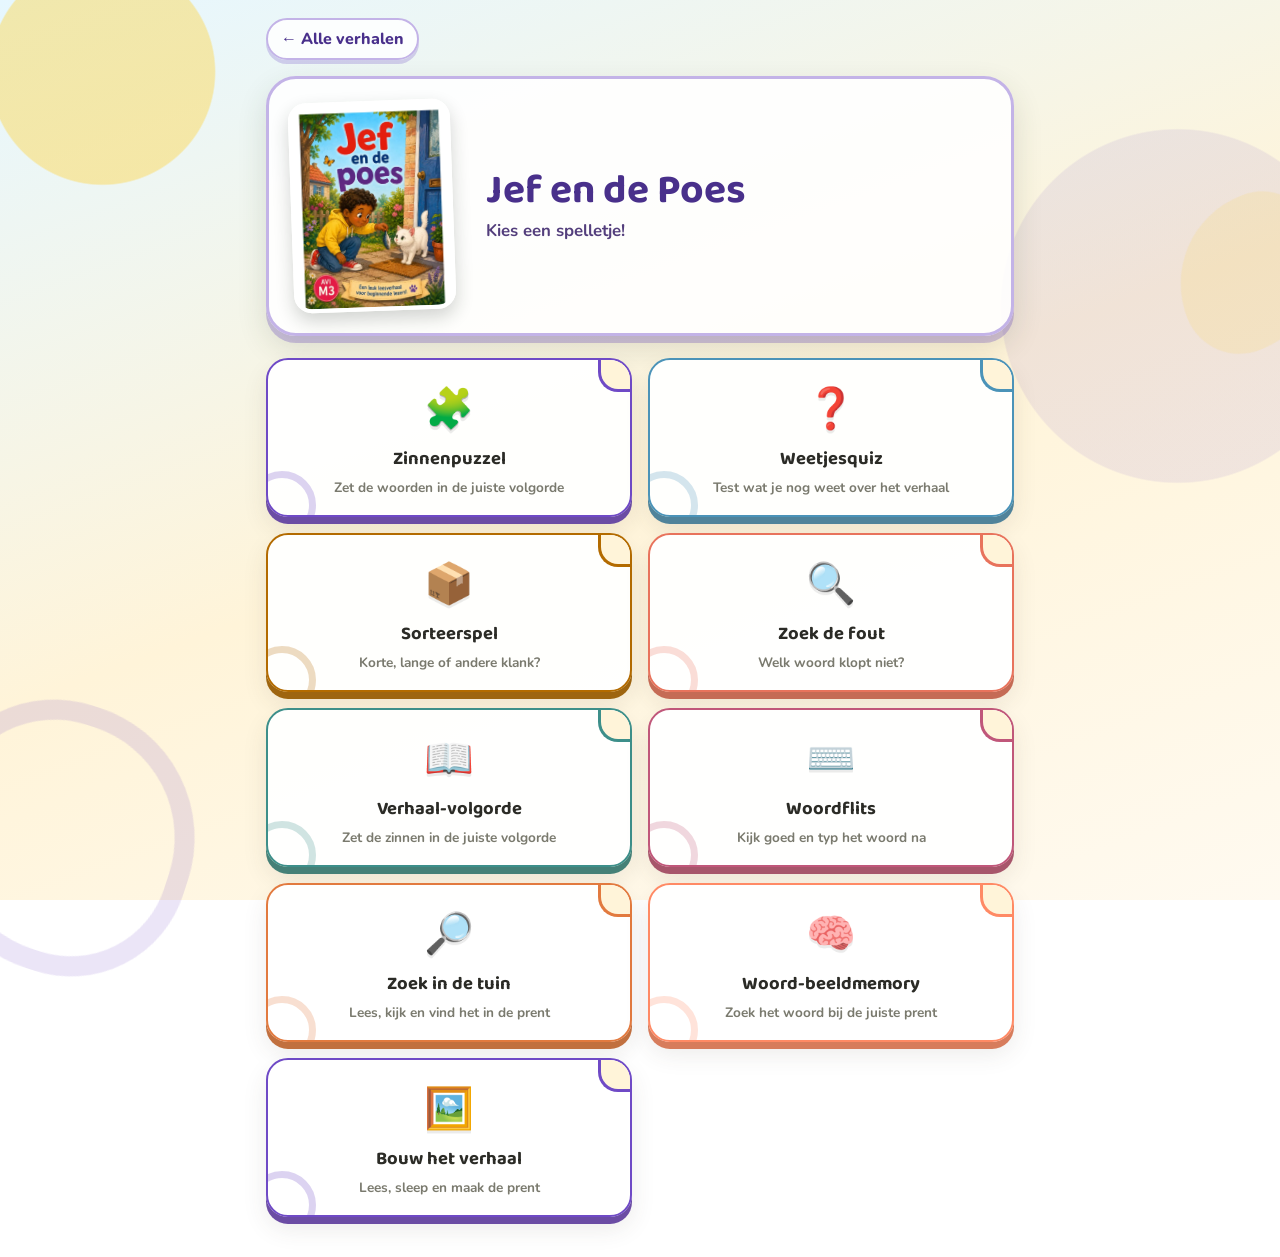
<file: spelletjes_jef_en_de_poes_M3.html>
<!DOCTYPE html>
<html lang="nl">
<head>
<meta charset="UTF-8">
<meta name="viewport" content="width=device-width, initial-scale=1.0, maximum-scale=1, user-scalable=no">
<title>Jef en de Poes — Spelletjes</title>
<link rel="preconnect" href="https://fonts.googleapis.com">
<link href="https://fonts.googleapis.com/css2?family=Baloo+2:wght@500;700;800&family=Nunito:wght@500;700;800&display=swap" rel="stylesheet">
<style>
  :root{
    --cream:#FBF6EC;
    --cream-deep:#F3E9D4;
    --ink:#2B2B26;
    --green:#2E6F40;
    --green-deep:#1F5230;
    --gold:#E0A63E;
    --gold-deep:#B36B00;
    --coral:#E8735C;
    --mint:#4FAF7C;
    --sky:#4B93B8;
    --plum:#8B5FA8;
    --card-shadow: 0 6px 0 rgba(43,43,38,0.12);
  }
  *{box-sizing:border-box;}
  html,body{margin:0;padding:0;}
  body{
    background:var(--cream);
    font-family:'Nunito',sans-serif;
    color:var(--ink);
    min-height:100vh;
    overflow-x:hidden;
    touch-action:manipulation;
  }
  h1,h2,h3,.display{
    font-family:'Baloo 2',sans-serif;
  }
  @media (prefers-reduced-motion: reduce){
    *{animation-duration:0.001ms !important; transition-duration:0.001ms !important;}
  }

  /* ---------- layout scaffolding ---------- */
  .screen{
    display:none;
    min-height:100vh;
    padding:20px 16px 40px;
    max-width:720px;
    margin:0 auto;
    position:relative;
  }
  .screen.active{display:block;}

  .topbar{
    display:flex;
    align-items:center;
    gap:10px;
    margin-bottom:18px;
  }
  .back-btn{
    background:var(--cream-deep);
    border:none;
    width:46px;height:46px;
    border-radius:50%;
    font-size:22px;
    display:flex;align-items:center;justify-content:center;
    box-shadow:var(--card-shadow);
    cursor:pointer;
    color:var(--ink);
    flex-shrink:0;
  }
  .back-btn:active{transform:translateY(3px); box-shadow:none;}
  .topbar h2{margin:0; font-size:1.3rem; color:var(--green-deep);}

  /* ---------- hub ---------- */
  .hub-hero{
    text-align:center;
    padding:18px 10px 8px;
  }
  .hub-hero .mascot{font-size:52px; display:block; margin-bottom:4px;}
  .hub-hero h1{
    font-size:1.9rem;
    color:var(--green-deep);
    margin:0 0 4px;
  }
  .hub-hero p{
    margin:0;
    color:#6b6a5f;
    font-weight:700;
    font-size:1.05rem;
  }

  .card-grid{
    display:grid;
    grid-template-columns:1fr 1fr;
    gap:16px;
    margin-top:22px;
  }
  @media (max-width:480px){
    .card-grid{grid-template-columns:1fr;}
  }

  .game-card{
    --accent: var(--green);
    position:relative;
    background:#fff;
    border-radius:22px;
    padding:22px 16px 18px;
    text-align:center;
    cursor:pointer;
    border:3px solid var(--accent);
    box-shadow:0 7px 0 var(--accent);
    transition:transform .12s ease;
  }
  .game-card:active{transform:translateY(6px); box-shadow:0 1px 0 var(--accent);}
  .game-card .peel{
    position:absolute; top:-2px; right:-2px;
    width:34px; height:34px;
    background:var(--cream);
    border-left:3px solid var(--accent);
    border-bottom:3px solid var(--accent);
    border-radius:0 20px 0 20px;
  }
  .game-card .icon{font-size:40px; display:block; margin-bottom:8px;}
  .game-card h3{margin:0 0 4px; font-size:1.15rem; color:var(--ink);}
  .game-card p{margin:0; font-size:.85rem; color:#7a7a6e; font-weight:700;}
  .game-card.c1{--accent:var(--green);}
  .game-card.c2{--accent:var(--sky);}
  .game-card.c3{--accent:var(--gold-deep);}
  .game-card.c4{--accent:var(--coral);}
  .game-card.c5{--accent:#3D8F8A;}
  .game-card.c6{--accent:#C0577A;}
  .game-card.c7{--accent:#E27A3F;}

  /* ---------- shared game bits ---------- */
  .prompt-box{
    background:#fff;
    border-radius:18px;
    padding:18px;
    box-shadow:var(--card-shadow);
    text-align:center;
    margin-bottom:20px;
  }
  .prompt-box .hint{font-weight:800; color:var(--gold-deep); font-size:1rem; margin-bottom:6px;}
  .prompt-box .big{font-size:1.3rem; font-weight:800;}

  .chip{
    display:inline-flex;
    align-items:center;
    justify-content:center;
    background:var(--cream-deep);
    border:2px solid #d8cca8;
    border-radius:14px;
    padding:10px 16px;
    margin:6px;
    font-weight:800;
    font-size:1.15rem;
    cursor:grab;
    user-select:none;
    -webkit-user-select:none;
    -webkit-touch-callout:none;
    touch-action:none;
    box-shadow:0 3px 0 #d8cca8;
    position:relative;
  }
  .chip.dragging{opacity:.35;}
  .chip.placed{background:var(--mint); border-color:var(--green-deep); color:#fff; box-shadow:0 3px 0 var(--green-deep);}
  .chip.ghost{
    position:fixed; z-index:50; pointer-events:none;
    background:var(--gold); color:#fff; border-color:var(--gold-deep);
    box-shadow:0 8px 14px rgba(0,0,0,.25);
  }

  .slot-row{
    display:flex; flex-wrap:wrap; justify-content:center;
    gap:8px; min-height:64px;
    background:var(--cream-deep);
    border-radius:16px;
    padding:12px;
    margin-bottom:18px;
  }
  .slot{
    width:78px; height:48px;
    border:3px dashed #c9bb92;
    border-radius:12px;
    display:flex; align-items:center; justify-content:center;
    background:rgba(255,255,255,.5);
  }
  .slot.filled{border-style:solid;}
  .slot.dropready{border-color:var(--green); background:#e4f4e9;}

  .slot-col{
    display:flex; flex-direction:column; gap:8px;
    background:var(--cream-deep);
    border-radius:16px;
    padding:12px;
    margin-bottom:18px;
  }
  .slot-wide{
    width:100%; height:auto; box-sizing:border-box;
    min-height:52px;
    border:3px dashed #c9bb92;
    border-radius:12px;
    display:flex; align-items:center;
    padding:0 12px;
    background:rgba(255,255,255,.5);
  }
  .slot-wide.filled{border-style:solid;}
  .slot-wide .num{
    font-family:'Baloo 2',sans-serif; font-weight:800; color:var(--gold-deep);
    margin-right:10px; flex-shrink:0;
  }
  .chip-sentence{
    display:flex; align-items:center;
    background:var(--cream-deep);
    border:2px solid #d8cca8;
    border-radius:14px;
    padding:12px 16px;
    margin:6px 0;
    font-weight:800;
    font-size:1.05rem;
    cursor:grab;
    user-select:none;
    -webkit-user-select:none;
    -webkit-touch-callout:none;
    touch-action:none;
    box-shadow:0 3px 0 #d8cca8;
    width:100%;
    min-width:0;
    box-sizing:border-box;
  }
  .slot-wide .chip-sentence{
    flex:1 1 auto;
    width:auto;
    min-width:0;
  }
  .chip-sentence.placed{background:var(--mint); border-color:var(--green-deep); color:#fff; box-shadow:0 3px 0 var(--green-deep);}
  .chip-sentence.order-wrong{background:#f7c9c3; border-color:#c85b4b; color:#7a241b; box-shadow:0 3px 0 #c85b4b;}
  .chip-sentence.dragging{opacity:.35;}
  .chip-sentence.ghost{
    position:fixed; z-index:50; pointer-events:none;
    background:var(--gold); color:#fff; border-color:var(--gold-deep);
    box-shadow:0 8px 14px rgba(0,0,0,.25);
  }

  .speed-row{display:flex; justify-content:center; gap:10px; margin:14px 0;}
  .speed-btn{
    font-family:'Baloo 2',sans-serif; font-weight:700; font-size:.95rem;
    border:3px solid #d8cca8; background:#fff; border-radius:14px;
    padding:8px 16px; cursor:pointer;
  }
  .speed-btn.active{background:#C0577A; border-color:#8f3d59; color:#fff;}

  .flash-stage{
    background:#fff; border-radius:22px; min-height:160px;
    display:flex; align-items:center; justify-content:center;
    box-shadow:var(--card-shadow); margin-bottom:16px;
  }
  .flash-word{
    font-family:'Baloo 2',sans-serif; font-weight:800; font-size:2.6rem;
    color:var(--green-deep); letter-spacing:2px;
  }
  .flash-timer{
    font-family:'Baloo 2',sans-serif; font-weight:700; font-size:1.1rem;
    color:var(--gold-deep);
  }
  .type-input{
    width:100%; box-sizing:border-box;
    font-family:'Baloo 2',sans-serif; font-size:1.6rem; text-align:center;
    padding:14px; border-radius:14px; border:3px solid #d8cca8;
    margin-bottom:14px; letter-spacing:2px;
  }
  .type-input.correct{border-color:var(--green-deep); background:#e4f4e9;}
  .type-input.wrong{border-color:#a8402c; background:#fdeae7;}

  .bank{
    display:flex; flex-wrap:wrap; justify-content:center;
    padding:10px 4px;
  }

  .action-row{display:flex; justify-content:center; gap:12px; margin-top:8px;}
  .btn{
    font-family:'Baloo 2',sans-serif;
    font-weight:700;
    font-size:1.05rem;
    border:none;
    border-radius:16px;
    padding:12px 22px;
    cursor:pointer;
    background:var(--green);
    color:#fff;
    box-shadow:0 5px 0 var(--green-deep);
  }
  .btn:active{transform:translateY(4px); box-shadow:none;}
  .btn.secondary{background:var(--cream-deep); color:var(--ink); box-shadow:0 5px 0 #d8cca8;}

  .feedback{
    text-align:center; font-weight:800; font-size:1.15rem;
    min-height:30px; margin-top:6px;
  }
  .feedback.good{color:var(--green-deep);}
  .feedback.bad{color:var(--coral);}

  .progress-dots{display:flex; justify-content:center; gap:8px; margin:14px 0;}
  .progress-dots span{width:10px;height:10px;border-radius:50%; background:#d8cca8;}
  .progress-dots span.done{background:var(--green);}
  .progress-dots span.current{background:var(--gold-deep);}

  /* quiz */
  .quiz-options{display:grid; gap:12px; margin-top:6px;}
  .quiz-opt{
    background:#fff; border:3px solid #d8cca8; border-radius:16px;
    padding:14px; font-family:'Baloo 2',sans-serif; font-weight:700; font-size:1.1rem;
    cursor:pointer; box-shadow:0 5px 0 #d8cca8; text-align:left;
  }
  .quiz-opt:active{transform:translateY(4px); box-shadow:none;}
  .quiz-opt.correct{background:var(--mint); border-color:var(--green-deep); color:#fff; box-shadow:0 5px 0 var(--green-deep);}
  .quiz-opt.wrong{background:var(--coral); border-color:#a8402c; color:#fff; box-shadow:0 5px 0 #a8402c;}
  .listen-line,.answer-listen-row{display:flex; align-items:center; gap:10px;}
  .listen-line{justify-content:center;}
  .answer-listen-row .quiz-opt{flex:1;}
  .listen-btn{
    flex:0 0 auto; width:46px; height:46px; border-radius:50%;
    border:3px solid var(--sky); background:#fff; color:var(--ink);
    font-size:1.25rem; cursor:pointer; box-shadow:0 4px 0 #8ab8ca;
  }
  .listen-btn:active,.listen-btn.speaking{transform:translateY(3px); box-shadow:none; background:var(--sky);}

  /* sort */
  .sort-bins{display:flex; gap:14px; margin-bottom:18px;}
  .bin{
    flex:1; min-height:170px;
    border-radius:18px;
    border:3px solid var(--accent, var(--sky));
    background:#fff;
    padding:12px 6px;
    text-align:center;
  }
  .bin h4{margin:2px 0 10px; font-family:'Baloo 2',sans-serif; color:var(--accent, var(--sky)); font-size:.95rem; line-height:1.15;}
  .bin .bin-inner{display:flex; flex-wrap:wrap; justify-content:center; gap:6px; min-height:60px;}
  .bin.short{--accent:var(--sky);}
  .bin.long{--accent:var(--plum);}
  .bin.other{--accent:var(--gold-deep);}
  .bin.dropready{background:var(--cream-deep);}

  /* wrong-word game */
  .sentence-tap{
    display:flex; flex-wrap:wrap; justify-content:center; gap:8px;
    margin-top:10px;
  }
  .word-tap{
    background:#fff; border:2px solid #d8cca8; border-radius:12px;
    padding:9px 12px; font-weight:800; font-size:1.15rem; cursor:pointer;
  }
  .word-tap.wrong-hit{background:var(--coral); color:#fff; border-color:#a8402c;}
  .word-tap.miss{opacity:.4;}

  /* zoekplaat */
  .seek-wrap{max-width:980px; margin:0 auto;}
  .seek-panel{
    display:flex; align-items:center; justify-content:center; gap:10px;
    background:#fff; border:3px solid var(--gold-deep); border-radius:18px;
    padding:12px 14px; box-shadow:0 5px 0 #d49b25; margin-bottom:14px;
  }
  .seek-panel .big{font-size:1.3rem; font-weight:900; text-align:center;}
  .seek-scene{
    position:relative; width:100%; aspect-ratio:16/9; overflow:hidden;
    border:5px solid #fff; border-radius:22px; box-shadow:var(--card-shadow);
    background:var(--cream-deep);
  }
  .seek-scene img{display:block; width:100%; height:100%; object-fit:cover;}
  .seek-hotspot{
    position:absolute; border:0; border-radius:28px; background:transparent;
    cursor:pointer; padding:0; touch-action:manipulation;
  }
  .seek-hotspot:focus-visible{outline:5px solid #fff; box-shadow:0 0 0 9px var(--sky);}
  .seek-hotspot.found{background:rgba(116,190,130,.22); box-shadow:inset 0 0 0 5px #fff,0 0 0 5px var(--green);}
  .seek-hotspot.found::after{
    content:'✓'; position:absolute; top:4px; right:4px; width:34px; height:34px;
    display:grid; place-items:center; border-radius:50%; background:var(--green);
    color:#fff; font-size:1.4rem; font-weight:900; box-shadow:0 2px 0 var(--green-deep);
  }
  .seek-hotspot.clue{animation:seekPulse .8s ease-in-out 3;}
  .seek-hotspot.oops{
    z-index:12; background:rgba(226,80,65,.35);
    box-shadow:inset 0 0 0 5px #fff,0 0 0 6px #D94C3D;
    animation:seekShake .35s ease-in-out;
  }
  .seek-hotspot.oops::after{
    content:'×'; position:absolute; left:50%; top:50%; transform:translate(-50%,-50%);
    width:48px; height:48px; display:grid; place-items:center; border-radius:50%;
    background:#D94C3D; color:#fff; font-size:2.4rem; font-weight:900;
    box-shadow:0 3px 0 #9D2E25;
  }
  .seek-toast{
    position:absolute; z-index:30; left:50%; top:18px; transform:translate(-50%,-16px);
    max-width:88%; padding:12px 24px; border-radius:999px; background:#D94C3D;
    color:#fff; font-weight:900; font-size:1.08rem; text-align:center;
    box-shadow:0 5px 0 #9D2E25; opacity:0; pointer-events:none;
    transition:opacity .18s,transform .18s;
  }
  .seek-toast.show{opacity:1; transform:translate(-50%,0);}
  .seek-actions{display:flex; justify-content:center; gap:10px; flex-wrap:wrap; margin-top:14px;}
  @keyframes seekPulse{50%{background:rgba(255,220,90,.45); box-shadow:0 0 0 7px rgba(255,255,255,.9);}}
  @keyframes seekShake{25%{transform:translateX(-5px)}75%{transform:translateX(5px)}}
  @media(max-width:600px){
    .seek-panel{padding:9px 10px;}
    .seek-panel .big{font-size:1.05rem;}
    .seek-hotspot.found::after{width:25px;height:25px;font-size:1rem;}
    .seek-toast{top:10px;padding:9px 15px;font-size:.9rem;}
  }

  /* celebration */
  .confetti-piece{
    position:fixed; top:-10px; font-size:22px; z-index:80;
    animation:fall linear forwards;
  }
  @keyframes fall{
    to{ transform:translateY(105vh) rotate(300deg); opacity:.9;}
  }
  .end-card{
    text-align:center; background:#fff; border-radius:20px; padding:28px 18px;
    box-shadow:var(--card-shadow);
  }
  .end-card .stars{font-size:2.4rem; margin-bottom:6px;}
  .end-card h2{color:var(--green-deep); margin:4px 0;}
</style>
<link rel="stylesheet" href="storybook-theme.css?v=2">
</head>
<body data-story="jef-poes">

<!-- ================= HUB ================= -->
<div id="hub" class="screen active">
  <a class="all-stories" href="index.html">← Alle verhalen</a>
  <div class="hub-hero">
    <span class="mascot">🦓</span>
    <h1>Jef en de Poes</h1>
    <p>Kies een spelletje!</p>
  </div>

  <div class="card-grid">
    <div class="game-card c1" onclick="openGame('sentence')">
      <div class="peel"></div>
      <span class="icon">🧩</span>
      <h3>Zinnenpuzzel</h3>
      <p>Zet de woorden in de juiste volgorde</p>
    </div>
    <div class="game-card c2" onclick="openGame('quiz')">
      <div class="peel"></div>
      <span class="icon">❓</span>
      <h3>Weetjesquiz</h3>
      <p>Test wat je nog weet over het verhaal</p>
    </div>
    <div class="game-card c3" onclick="openGame('sort')">
      <div class="peel"></div>
      <span class="icon">📦</span>
      <h3>Sorteerspel</h3>
      <p>Korte, lange of andere klank?</p>
    </div>
    <div class="game-card c4" onclick="openGame('wrong')">
      <div class="peel"></div>
      <span class="icon">🔍</span>
      <h3>Zoek de fout</h3>
      <p>Welk woord klopt niet?</p>
    </div>
    <div class="game-card c5" onclick="openGame('order')">
      <div class="peel"></div>
      <span class="icon">📖</span>
      <h3>Verhaal-volgorde</h3>
      <p>Zet de zinnen in de juiste volgorde</p>
    </div>
    <div class="game-card c6" onclick="openGame('type')">
      <div class="peel"></div>
      <span class="icon">⌨️</span>
      <h3>Woordflits</h3>
      <p>Kijk goed en typ het woord na</p>
    </div>
    <div class="game-card c7" onclick="openGame('seek')">
      <div class="peel"></div>
      <span class="icon">🔎</span>
      <h3>Zoek in de tuin</h3>
      <p>Lees, kijk en vind het in de prent</p>
    </div>
  </div>
</div>

<!-- ================= GAME: ZINNENPUZZEL ================= -->
<div id="game-sentence" class="screen">
  <div class="topbar">
    <button class="back-btn" onclick="goHub()">←</button>
    <h2>🧩 Zinnenpuzzel</h2>
  </div>
  <div class="progress-dots" id="sentence-dots"></div>
  <div class="prompt-box">
    <div class="listen-line"><div class="hint">Zet de woorden in de juiste volgorde</div><button class="listen-btn" type="button" onclick="speakText('Zet de woorden in de juiste volgorde', this)" aria-label="Luister naar de opdracht" title="Luister">&#128266;</button></div>
  </div>
  <div class="slot-row" id="sentence-slots"></div>
  <div class="bank" id="sentence-bank"></div>
  <div class="feedback" id="sentence-feedback"></div>
  <div class="action-row">
    <button class="btn secondary" onclick="resetSentence()">Opnieuw</button>
  </div>
</div>

<!-- ================= GAME: QUIZ ================= -->
<div id="game-quiz" class="screen">
  <div class="topbar">
    <button class="back-btn" onclick="goHub()">←</button>
    <h2>❓ Weetjesquiz</h2>
  </div>
  <div class="progress-dots" id="quiz-dots"></div>
  <div id="quiz-body"></div>
</div>

<!-- ================= GAME: SORTEERSPEL ================= -->
<div id="game-sort" class="screen">
  <div class="topbar">
    <button class="back-btn" onclick="goHub()">←</button>
    <h2>📦 Sorteerspel</h2>
  </div>
  <div class="prompt-box">
    <div class="listen-line"><div class="hint">Sleep elk woord naar de juiste klankdoos</div><button class="listen-btn" type="button" onclick="speakText('Sleep elk woord naar de juiste klankdoos', this)" aria-label="Luister naar de opdracht" title="Luister">&#128266;</button></div>
  </div>
  <div class="sort-bins">
    <div class="bin short" id="bin-kort"><h4>KORTE<br>KLANK</h4><div class="bin-inner" id="bin-kort-inner"></div></div>
    <div class="bin long" id="bin-lang"><h4>LANGE<br>KLANK</h4><div class="bin-inner" id="bin-lang-inner"></div></div>
    <div class="bin other" id="bin-ander"><h4>ANDERE<br>KLANK</h4><div class="bin-inner" id="bin-ander-inner"></div></div>
  </div>
  <div class="bank" id="sort-bank"></div>
  <div class="feedback" id="sort-feedback"></div>
  <div class="action-row">
    <button class="btn secondary" onclick="resetSort()">Opnieuw</button>
  </div>
</div>

<!-- ================= GAME: ZOEK DE FOUT ================= -->
<div id="game-wrong" class="screen">
  <div class="topbar">
    <button class="back-btn" onclick="goHub()">←</button>
    <h2>🔍 Zoek de fout</h2>
  </div>
  <div class="progress-dots" id="wrong-dots"></div>
  <div class="prompt-box">
    <div class="listen-line"><div class="hint">Tik op het woord dat niet klopt met het verhaal</div><button class="listen-btn" type="button" onclick="speakText('Tik op het woord dat niet klopt met het verhaal', this)" aria-label="Luister naar de opdracht" title="Luister">&#128266;</button></div>
  </div>
  <div class="sentence-tap" id="wrong-sentence"></div>
  <div class="feedback" id="wrong-feedback"></div>
</div>

<!-- ================= GAME: VERHAAL-VOLGORDE ================= -->
<div id="game-order" class="screen">
  <div class="topbar">
    <button class="back-btn" onclick="goHub()">←</button>
    <h2>📖 Verhaal-volgorde</h2>
  </div>
  <div class="prompt-box">
    <div class="listen-line"><div class="hint">Sleep de zinnen in de volgorde van het verhaal</div><button class="listen-btn" type="button" onclick="speakText('Sleep de zinnen in de volgorde van het verhaal', this)" aria-label="Luister naar de opdracht" title="Luister">&#128266;</button></div>
  </div>
  <div class="slot-col" id="order-slots"></div>
  <div class="bank" id="order-bank"></div>
  <div class="feedback" id="order-feedback"></div>
  <div class="action-row">
    <button class="btn secondary" onclick="resetOrder()">Opnieuw</button>
  </div>
</div>

<!-- ================= GAME: WOORDFLITS ================= -->
<div id="game-type" class="screen">
  <div class="topbar">
    <button class="back-btn" onclick="goHub()">←</button>
    <h2>⌨️ Woordflits</h2>
  </div>
  <div class="progress-dots" id="type-dots"></div>
  <div id="type-body"></div>
</div>

<!-- ================= GAME: ZOEK IN DE TUIN ================= -->
<div id="game-seek" class="screen">
  <div class="topbar">
    <button class="back-btn" onclick="goHub()">←</button>
    <h2>🔎 Zoek in de tuin</h2>
  </div>
  <div class="progress-dots" id="seek-dots"></div>
  <div class="seek-wrap">
    <div class="seek-panel">
      <div class="big" id="seek-prompt"></div>
      <button class="listen-btn" type="button" id="seek-listen" onclick="speakSeekPrompt(this)" aria-label="Luister naar de opdracht" title="Luister">&#128266;</button>
    </div>
    <div class="seek-scene" id="seek-scene">
      <img src="assets/games/jef-poes-zoekplaat.webp" alt="Jef en de witte poes in een kleurrijke tuin">
      <div class="seek-toast" id="seek-toast" role="status" aria-live="assertive"></div>
      <button class="seek-hotspot" data-seek="boom" onclick="chooseSeek('boom',this)" aria-label="boom" style="left:0%;top:0%;width:24%;height:72%"></button>
      <button class="seek-hotspot" data-seek="jef" onclick="chooseSeek('jef',this)" aria-label="Jef" style="left:20%;top:12%;width:24%;height:62%"></button>
      <button class="seek-hotspot" data-seek="vlinder" onclick="chooseSeek('vlinder',this)" aria-label="vlinder" style="left:42%;top:13%;width:8%;height:14%"></button>
      <button class="seek-hotspot" data-seek="poes" onclick="chooseSeek('poes',this)" aria-label="poes" style="left:46%;top:40%;width:20%;height:34%"></button>
      <button class="seek-hotspot" data-seek="deur" onclick="chooseSeek('deur',this)" aria-label="deur" style="left:65%;top:0%;width:24%;height:59%"></button>
      <button class="seek-hotspot" data-seek="gieter" onclick="chooseSeek('gieter',this)" aria-label="gieter" style="left:81%;top:57%;width:18%;height:28%"></button>
      <button class="seek-hotspot" data-seek="vis" onclick="chooseSeek('vis',this)" aria-label="vis" style="left:65%;top:70%;width:14%;height:13%"></button>
      <button class="seek-hotspot" data-seek="boek" onclick="chooseSeek('boek',this)" aria-label="boek" style="left:49%;top:78%;width:20%;height:19%"></button>
      <button class="seek-hotspot" data-seek="roos" onclick="chooseSeek('roos',this)" aria-label="roos" style="left:37%;top:72%;width:12%;height:27%"></button>
      <button class="seek-hotspot" data-seek="bal" onclick="chooseSeek('bal',this)" aria-label="bal" style="left:7%;top:72%;width:13%;height:20%"></button>
    </div>
    <div class="feedback" id="seek-feedback" aria-live="polite"></div>
    <div class="seek-actions">
      <button class="btn secondary" onclick="showSeekHint()">Geef een tip</button>
      <button class="btn secondary" onclick="initSeek()">Opnieuw</button>
    </div>
  </div>
</div>

<script>
/* ============ shared helpers ============ */
function speakText(text, button){
  if(!('speechSynthesis' in window)) return;
  window.speechSynthesis.cancel();
  document.querySelectorAll('.listen-btn.speaking').forEach(b=>b.classList.remove('speaking'));
  const utterance=new SpeechSynthesisUtterance(text);
  const voices=window.speechSynthesis.getVoices();
  const dutch=voices.filter(v=>v.lang && v.lang.toLowerCase().startsWith('nl'));
  const femaleNames=/colette|fenna|ilse|claire|laura|lotte|sofie|ellen|female|vrouw/i;
  utterance.voice=dutch.find(v=>femaleNames.test(v.name)) || dutch.find(v=>v.lang.toLowerCase()==='nl-be') || dutch[0] || null;
  utterance.lang=utterance.voice ? utterance.voice.lang : 'nl-BE';
  utterance.rate=.82;
  utterance.pitch=1.05;
  if(button) button.classList.add('speaking');
  utterance.onend=utterance.onerror=()=>{ if(button) button.classList.remove('speaking'); };
  window.speechSynthesis.speak(utterance);
}
function goHub(){
  if('speechSynthesis' in window) window.speechSynthesis.cancel();
  document.querySelectorAll('.screen').forEach(s=>s.classList.remove('active'));
  document.getElementById('hub').classList.add('active');
}
function openGame(name){
  document.querySelectorAll('.screen').forEach(s=>s.classList.remove('active'));
  document.getElementById('game-'+name).classList.add('active');
  if(name==='sentence') initSentence();
  if(name==='quiz') initQuiz();
  if(name==='sort') initSort();
  if(name==='wrong') initWrong();
  if(name==='order') initOrder();
  if(name==='type') initType();
  if(name==='seek') initSeek();
}
function shuffle(arr){
  const a=arr.slice();
  for(let i=a.length-1;i>0;i--){
    const j=Math.floor(Math.random()*(i+1));
    [a[i],a[j]]=[a[j],a[i]];
  }
  return a;
}
function celebrate(container){
  const emojis=['🎉','⭐','🦓','✨'];
  for(let i=0;i<16;i++){
    const s=document.createElement('span');
    s.className='confetti-piece';
    s.textContent=emojis[Math.floor(Math.random()*emojis.length)];
    s.style.left=Math.random()*100+'vw';
    s.style.animationDuration=(1.6+Math.random()*1.2)+'s';
    s.style.fontSize=(16+Math.random()*14)+'px';
    document.body.appendChild(s);
    setTimeout(()=>s.remove(),3000);
  }
}
function renderDots(id,total,currentIndex){
  const el=document.getElementById(id);
  el.innerHTML='';
  for(let i=0;i<total;i++){
    const d=document.createElement('span');
    if(i<currentIndex) d.className='done';
    else if(i===currentIndex) d.className='current';
    el.appendChild(d);
  }
}

/* ============ pointer-based drag helper ============ */
function makeDraggable(chip, onDrop){
  let startX, startY, ghost=null, originParent, originNext;
  chip.addEventListener('pointerdown', e=>{
    if(chip.classList.contains('placed') && chip.dataset.locked==='1') return;
    e.preventDefault();
    try{ chip.setPointerCapture(e.pointerId); }catch(err){}
    const rect=chip.getBoundingClientRect();
    startX=e.clientX; startY=e.clientY;
    originParent=chip.parentElement; originNext=chip.nextSibling;
    ghost=chip.cloneNode(true);
    ghost.classList.add('ghost');
    ghost.style.width=rect.width+'px';
    ghost.style.left=rect.left+'px';
    ghost.style.top=rect.top+'px';
    document.body.appendChild(ghost);
    chip.classList.add('dragging');

    function move(ev){
      const dx=ev.clientX-startX, dy=ev.clientY-startY;
      ghost.style.left=(rect.left+dx)+'px';
      ghost.style.top=(rect.top+dy)+'px';
      const cx=rect.left+dx+rect.width/2, cy=rect.top+dy+rect.height/2;
      document.querySelectorAll('.slot,.bin').forEach(z=>{
        const zr=z.getBoundingClientRect();
        const inside = cx>=zr.left && cx<=zr.right && cy>=zr.top && cy<=zr.bottom;
        z.classList.toggle('dropready', inside);
      });
    }
    function up(ev){
      document.removeEventListener('pointermove',move);
      document.removeEventListener('pointerup',up);
      chip.classList.remove('dragging');
      const dx=ev.clientX-startX, dy=ev.clientY-startY;
      const cx=rect.left+dx+rect.width/2, cy=rect.top+dy+rect.height/2;
      ghost.remove();
      let target=null;
      document.querySelectorAll('.slot,.bin').forEach(z=>{
        const zr=z.getBoundingClientRect();
        z.classList.remove('dropready');
        const inside = cx>=zr.left && cx<=zr.right && cy>=zr.top && cy<=zr.bottom;
        if(inside) target=z;
      });
      onDrop(chip, target, originParent, originNext);
    }
    document.addEventListener('pointermove',move);
    document.addEventListener('pointerup',up);
  });
}

/* ============ GAME 1: ZINNENPUZZEL ============ */
const sentences = [
  "Jef is in huis.",
  "De poes is wit.",
  "Jef pakt een vis.",
  "De poes eet.",
  "Jef kijkt toe."
];
let sIndex=0;

function initSentence(){ sIndex=0; loadSentence(); }
function loadSentence(){
  document.getElementById('sentence-feedback').textContent='';
  renderDots('sentence-dots', sentences.length, sIndex);
  const words = sentences[sIndex].replace('.','').split(' ');
  const slotRow=document.getElementById('sentence-slots');
  const bank=document.getElementById('sentence-bank');
  slotRow.innerHTML=''; bank.innerHTML='';
  words.forEach(()=>{
    const slot=document.createElement('div');
    slot.className='slot';
    slotRow.appendChild(slot);
  });
  shuffle(words).forEach(w=>{
    const chip=document.createElement('div');
    chip.className='chip';
    chip.textContent=w;
    bank.appendChild(chip);
    makeDraggable(chip, handleSentenceDrop);
  });
}
function handleSentenceDrop(chip, target, originParent, originNext){
  if(target && target.classList.contains('slot') && !target.firstChild){
    target.appendChild(chip);
    target.classList.add('filled');
    chip.classList.add('placed');
  } else if(target && target.classList.contains('slot') && target.firstChild){
    originParent.insertBefore(chip, originNext);
  } else if(!target){
    document.getElementById('sentence-bank').appendChild(chip);
    chip.classList.remove('placed');
  } else {
    originParent.insertBefore(chip, originNext);
  }
  if(originParent.classList && originParent.classList.contains('slot')){
    originParent.classList.toggle('filled', !!originParent.firstChild);
  }
  checkSentence();
}
function checkSentence(){
  const slots=[...document.querySelectorAll('#sentence-slots .slot')];
  if(slots.some(s=>!s.firstChild)) return;
  const attempt=slots.map(s=>s.firstChild.textContent).join(' ')+'.';
  const fb=document.getElementById('sentence-feedback');
  if(attempt===sentences[sIndex]){
    fb.textContent='Goed zo! 🎉';
    fb.className='feedback good';
    celebrate();
    slots.forEach(s=>s.firstChild.dataset.locked='1');
    setTimeout(()=>{
      sIndex++;
      if(sIndex<sentences.length){ loadSentence(); }
      else { fb.textContent='Alle zinnen gelukt! Je bent een echte leesheld! 🦓⭐'; renderDots('sentence-dots', sentences.length, sentences.length);}
    },1100);
  } else {
    fb.textContent='Bijna! Probeer de woorden te verschuiven.';
    fb.className='feedback bad';
  }
}
function resetSentence(){ loadSentence(); }

/* ============ GAME 2: QUIZ ============ */
const quiz = [
  {q:"Wat ziet Jef in huis?", opts:["Een poes","Een vis","Een bal"], a:0},
  {q:"Wat pakt Jef voor de poes?", opts:["Een bal","Een vis","Een boek"], a:1},
  {q:"Wat doet de poes met de vis?", opts:["Ze verstopt hem","Ze eet hem","Ze gooit hem weg"], a:1},
  {q:"Waar zit de poes eerst?", opts:["Bij de deur","In de boom","Op het dak"], a:0},
  {q:"Wat doen Jef en de poes op het einde?", opts:["Ze spelen","Ze zwemmen","Ze rusten"], a:2},
];
let qIndex=0, qScore=0;

function initQuiz(){ qIndex=0; qScore=0; loadQuiz(); }
function loadQuiz(){
  renderDots('quiz-dots', quiz.length, qIndex);
  const body=document.getElementById('quiz-body');
  if(qIndex>=quiz.length){
    const stars = qScore>=5?'⭐⭐⭐': qScore>=3?'⭐⭐':'⭐';
    body.innerHTML=`<div class="end-card">
      <div class="stars">${stars}</div>
      <h2>Je haalde ${qScore} van de ${quiz.length}!</h2>
      <p>${qScore===quiz.length?'Wauw, jij kent dit verhaal helemaal!':'Goed gedaan! Lees het verhaal nog eens en probeer opnieuw.'}</p>
      <div class="action-row"><button class="btn" onclick="initQuiz()">Nog eens</button></div>
    </div>`;
    if(qScore===quiz.length) celebrate();
    return;
  }
  const item=quiz[qIndex];
  body.innerHTML = `<div class="prompt-box"><div class="listen-line"><div class="big">${item.q}</div><button class="listen-btn" type="button" onclick="speakText(quiz[qIndex].q, this)" aria-label="Luister naar de vraag" title="Luister">&#128266;</button></div></div>
    <div class="quiz-options" id="quiz-options"></div>`;
  const optsEl=document.getElementById('quiz-options');
  item.opts.forEach((opt,i)=>{
    const b=document.createElement('button');
    b.className='quiz-opt';
    b.textContent=opt;
    b.onclick=()=>answerQuiz(i,b);
    const row=document.createElement('div');
    row.className='answer-listen-row';
    const listen=document.createElement('button');
    listen.className='listen-btn';
    listen.type='button';
    listen.innerHTML='&#128266;';
    listen.setAttribute('aria-label','Luister naar antwoord '+(i+1));
    listen.title='Luister';
    listen.onclick=()=>speakText(opt,listen);
    row.appendChild(b);
    row.appendChild(listen);
    optsEl.appendChild(row);
  });
}
function answerQuiz(i, btn){
  const item=quiz[qIndex];
  const allBtns=[...document.querySelectorAll('.quiz-opt')];
  allBtns.forEach(b=>b.onclick=null);
  if(i===item.a){
    btn.classList.add('correct');
    qScore++;
    celebrate();
  } else {
    btn.classList.add('wrong');
    allBtns[item.a].classList.add('correct');
  }
  setTimeout(()=>{ qIndex++; loadQuiz(); }, 1000);
}

/* ============ GAME 3: SORTEERSPEL (op klank) ============ */
const sortWords = [
  {w:"JEF", klank:"kort"},
  {w:"VIS", klank:"kort"},
  {w:"HEK", klank:"kort"},
  {w:"ROOS", klank:"lang"},
  {w:"BOOM", klank:"lang"},
  {w:"ZEE", klank:"lang"},
  {w:"POES", klank:"ander"},
  {w:"HUIS", klank:"ander"},
  {w:"DEUR", klank:"ander"},
];
let sortRemaining=0;

function initSort(){
  document.getElementById('sort-feedback').textContent='';
  document.getElementById('bin-kort-inner').innerHTML='';
  document.getElementById('bin-lang-inner').innerHTML='';
  document.getElementById('bin-ander-inner').innerHTML='';
  const bank=document.getElementById('sort-bank');
  bank.innerHTML='';
  sortRemaining=sortWords.length;
  shuffle(sortWords).forEach(item=>{
    const chip=document.createElement('div');
    chip.className='chip';
    chip.textContent=item.w;
    chip.dataset.klank = item.klank;
    bank.appendChild(chip);
    makeDraggable(chip, handleSortDrop);
  });
}
function handleSortDrop(chip, target, originParent, originNext){
  const fb=document.getElementById('sort-feedback');
  const binMap = {'bin-kort':'kort', 'bin-lang':'lang', 'bin-ander':'ander'};
  if(target && binMap[target.id]){
    const wantKlank = binMap[target.id];
    const isKlank = chip.dataset.klank;
    if(wantKlank===isKlank){
      target.querySelector('.bin-inner').appendChild(chip);
      chip.classList.add('placed');
      chip.dataset.locked='1';
      sortRemaining--;
      fb.textContent='Juist! 👍';
      fb.className='feedback good';
      if(sortRemaining===0){
        fb.textContent='Helemaal gesorteerd! Goed gedaan! 🎉';
        celebrate();
      }
    } else {
      fb.textContent='Niet helemaal — luister nog eens goed naar de klank!';
      fb.className='feedback bad';
      originParent.insertBefore(chip, originNext);
    }
  } else {
    originParent.insertBefore(chip, originNext);
  }
}
function resetSort(){ initSort(); }

/* ============ GAME 4: ZOEK DE FOUT ============ */
const wrongSet = [
  {words:["De","hond","zit","bij","de","deur."], wrong:1},
  {words:["Jef","pakt","een","boom","voor","de","poes."], wrong:3},
  {words:["Een","muis","ruikt","de","vis."], wrong:1},
  {words:["De","poes","zit","bij","het","bed."], wrong:5},
  {words:["Jef","en","de","kat","rusten."], wrong:3},
];
let wIndex=0;

function initWrong(){ wIndex=0; loadWrong(); }
function loadWrong(){
  document.getElementById('wrong-feedback').textContent='';
  renderDots('wrong-dots', wrongSet.length, wIndex);
  const el=document.getElementById('wrong-sentence');
  el.innerHTML='';
  if(wIndex>=wrongSet.length){
    el.innerHTML=`<div class="end-card">
      <div class="stars">🦓🎉</div>
      <h2>Je hebt alle foutjes gevonden!</h2>
      <div class="action-row"><button class="btn" onclick="initWrong()">Nog eens</button></div>
    </div>`;
    celebrate();
    return;
  }
  const item=wrongSet[wIndex];
  item.words.forEach((w,i)=>{
    const span=document.createElement('div');
    span.className='word-tap';
    span.textContent=w;
    span.onclick=()=>checkWrong(i,item,span);
    el.appendChild(span);
  });
}
function checkWrong(i,item,span){
  const fb=document.getElementById('wrong-feedback');
  const allSpans=[...document.querySelectorAll('.word-tap')];
  if(i===item.wrong){
    span.classList.add('wrong-hit');
    allSpans.forEach(s=>{ if(s!==span) s.classList.add('miss'); s.onclick=null; });
    fb.textContent='Gevonden! 🎉';
    fb.className='feedback good';
    celebrate();
    setTimeout(()=>{ wIndex++; loadWrong(); }, 1100);
  } else {
    fb.textContent='Nog niet helemaal — probeer een ander woord.';
    fb.className='feedback bad';
  }
}

/* ============ GAME 5: VERHAAL-VOLGORDE ============ */
const storyOrder = [
  "Jef ziet een poes in huis.",
  "De poes zit bij de deur.",
  "Jef pakt een vis voor de poes.",
  "De poes ruikt de vis en loopt naar Jef.",
  "Jef en de poes zijn moe en rusten."
];

function initOrder(){
  document.getElementById('order-feedback').textContent='';
  const slotCol=document.getElementById('order-slots');
  const bank=document.getElementById('order-bank');
  slotCol.innerHTML=''; bank.innerHTML='';
  storyOrder.forEach((_,i)=>{
    const slot=document.createElement('div');
    slot.className='slot slot-wide';
    slot.innerHTML=`<span class="num">${i+1}.</span>`;
    slotCol.appendChild(slot);
  });
  shuffle(storyOrder).forEach(s=>{
    const chip=document.createElement('div');
    chip.className='chip-sentence';
    chip.textContent=s;
    bank.appendChild(chip);
    makeDraggable(chip, handleOrderDrop);
  });
}
function handleOrderDrop(chip, target, originParent, originNext){
  document.querySelectorAll('#order-slots .chip-sentence').forEach(c=>c.classList.remove('order-wrong'));
  document.getElementById('order-feedback').textContent='';
  if(target && target.classList.contains('slot-wide')){
    const other=target.querySelector('.chip-sentence');
    if(other && other!==chip){
      if(originParent.classList.contains('slot-wide')) originParent.appendChild(other);
      else document.getElementById('order-bank').appendChild(other);
      other.classList.toggle('placed', other.parentElement.classList.contains('slot-wide'));
    }
    target.appendChild(chip);
    target.classList.add('filled');
    chip.classList.add('placed');
  } else if(!target){
    document.getElementById('order-bank').appendChild(chip);
    chip.classList.remove('placed');
  } else {
    originParent.insertBefore(chip, originNext);
  }
  if(originParent.classList && originParent.classList.contains('slot-wide')){
    originParent.classList.toggle('filled', originParent.children.length>1);
  }
  checkOrder();
}
function checkOrder(){
  const slots=[...document.querySelectorAll('#order-slots .slot-wide')];
  if(slots.some(s=>s.children.length<2)) return;
  const attempt=slots.map(s=>s.querySelector('.chip-sentence').textContent);
  const fb=document.getElementById('order-feedback');
  const isCorrect = attempt.every((s,i)=>s===storyOrder[i]);
  if(isCorrect){
    fb.textContent='Helemaal juist! Jij kent het verhaal goed! 🎉';
    fb.className='feedback good';
    celebrate();
  } else {
    slots.forEach((slot,i)=>{
      slot.querySelector('.chip-sentence').classList.toggle('order-wrong', attempt[i]!==storyOrder[i]);
    });
    fb.textContent='Bijna! Denk na: wat gebeurde eerst in het verhaal?';
    fb.className='feedback bad';
  }
}
function resetOrder(){
  const wrong=[...document.querySelectorAll('#order-slots .chip-sentence.order-wrong')];
  if(!wrong.length){ initOrder(); return; }
  const bank=document.getElementById('order-bank');
  wrong.forEach(chip=>{
    const slot=chip.parentElement;
    chip.classList.remove('placed','order-wrong');
    bank.appendChild(chip);
    slot.classList.remove('filled');
  });
  document.getElementById('order-feedback').textContent='De juiste zinnen blijven staan. Probeer de andere opnieuw.';
}

/* ============ GAME 7: ZOEK IN DE TUIN ============ */
const seekTaskBank = [
  {target:"poes", text:"Vind de witte poes.", hint:"Kijk bij de deur."},
  {target:"vis", text:"Waar is de vis?", hint:"Kijk in een blauw bord."},
  {target:"bal", text:"Tik op de rode bal.", hint:"Kijk links onderaan."},
  {target:"deur", text:"Vind de blauwe deur.", hint:"Kijk aan het huis."},
  {target:"vlinder", text:"Waar is de gele vlinder?", hint:"Kijk boven Jef."},
  {target:"roos", text:"Vind de rode roos.", hint:"Kijk onderaan in het midden."},
  {target:"boek", text:"Waar ligt het boek?", hint:"Kijk in het gras."},
  {target:"gieter", text:"Vind de groene gieter.", hint:"Kijk rechts onderaan."},
  {target:"jef", text:"Waar is Jef?", hint:"Hij zit op zijn knie."},
  {target:"boom", text:"Tik op de grote boom.", hint:"Kijk helemaal links."}
];
let seekTasks=[], seekIndex=0, seekMistakes=0, seekToastTimer=null;

function initSeek(){
  seekTasks=shuffle(seekTaskBank);
  seekIndex=0;
  seekMistakes=0;
  document.querySelectorAll('.seek-hotspot').forEach(h=>{
    h.classList.remove('found','clue','oops');
    h.disabled=false;
  });
  loadSeekTask();
}
function loadSeekTask(){
  renderDots('seek-dots',seekTasks.length,seekIndex);
  const prompt=document.getElementById('seek-prompt');
  const feedback=document.getElementById('seek-feedback');
  const listen=document.getElementById('seek-listen');
  hideSeekToast();
  feedback.textContent='';
  feedback.className='feedback';
  seekMistakes=0;
  document.querySelectorAll('.seek-hotspot').forEach(h=>h.classList.remove('found','clue','oops'));
  if(seekIndex>=seekTasks.length){
    prompt.textContent='Alles gevonden!';
    feedback.textContent='Wat knap! Jij kent de tuin van Jef en de poes. ⭐';
    feedback.className='feedback good';
    listen.disabled=true;
    renderDots('seek-dots',seekTasks.length,seekTasks.length);
    celebrate();
    return;
  }
  listen.disabled=false;
  prompt.textContent=seekTasks[seekIndex].text;
}
function speakSeekPrompt(button){
  if(seekIndex<seekTasks.length) speakText(seekTasks[seekIndex].text,button);
}
function chooseSeek(target,button){
  if(seekIndex>=seekTasks.length) return;
  const feedback=document.getElementById('seek-feedback');
  if(target===seekTasks[seekIndex].target){
    button.classList.add('found');
    button.disabled=true;
    feedback.textContent='Ja, gevonden! 🎉';
    feedback.className='feedback good';
    celebrate();
    seekIndex++;
    setTimeout(loadSeekTask,850);
  }else{
    seekMistakes++;
    button.classList.remove('oops');
    void button.offsetWidth;
    button.classList.add('oops');
    showSeekToast('✕ Niet juist — kijk nog eens');
    feedback.textContent=seekMistakes>=2 ? seekTasks[seekIndex].hint : 'Kijk nog eens goed.';
    feedback.className='feedback bad';
    if(seekMistakes>=2) showSeekHint();
    setTimeout(()=>button.classList.remove('oops'),850);
  }
}
function showSeekToast(text){
  const toast=document.getElementById('seek-toast');
  if(seekToastTimer) clearTimeout(seekToastTimer);
  toast.textContent=text;
  toast.classList.add('show');
  seekToastTimer=setTimeout(hideSeekToast,1500);
}
function hideSeekToast(){
  const toast=document.getElementById('seek-toast');
  if(!toast) return;
  toast.classList.remove('show');
  if(seekToastTimer){clearTimeout(seekToastTimer);seekToastTimer=null;}
}
function showSeekHint(){
  if(seekIndex>=seekTasks.length) return;
  const task=seekTasks[seekIndex];
  const target=document.querySelector(`.seek-hotspot[data-seek="${task.target}"]`);
  const feedback=document.getElementById('seek-feedback');
  feedback.textContent=task.hint;
  feedback.className='feedback bad';
  target.classList.remove('clue');
  void target.offsetWidth;
  target.classList.add('clue');
  setTimeout(()=>target.classList.remove('clue'),2600);
}

/* ============ GAME 6: WOORDFLITS ============ */
const flashWords = ["JEF","POES","VIS","HUIS","DEUR","ROOS"];
let flashIndex=0, flashScore=0, flashSeconds=6, flashTimerHandle=null;

function initType(){
  flashIndex=0; flashScore=0;
  showSpeedPicker();
}
function showSpeedPicker(){
  const body=document.getElementById('type-body');
  document.getElementById('type-dots').innerHTML='';
  body.innerHTML = `
    <div class="prompt-box">
      <div class="hint">Hoe lang mag je het woord zien?</div>
    </div>
    <div class="speed-row" id="speed-row"></div>
    <div class="action-row"><button class="btn" onclick="startFlash()">Start!</button></div>
  `;
  const row=document.getElementById('speed-row');
  [3,6,10].forEach(sec=>{
    const b=document.createElement('button');
    b.className='speed-btn'+(sec===flashSeconds?' active':'');
    b.textContent=sec+' sec';
    b.onclick=()=>{
      flashSeconds=sec;
      [...row.children].forEach(c=>c.classList.remove('active'));
      b.classList.add('active');
    };
    row.appendChild(b);
  });
}
function startFlash(){
  flashIndex=0; flashScore=0;
  loadFlash();
}
function loadFlash(){
  renderDots('type-dots', flashWords.length, flashIndex);
  const body=document.getElementById('type-body');
  if(flashIndex>=flashWords.length){
    const stars = flashScore>=6?'⭐⭐⭐': flashScore>=4?'⭐⭐':'⭐';
    body.innerHTML=`<div class="end-card">
      <div class="stars">${stars}</div>
      <h2>Je typte ${flashScore} van de ${flashWords.length} goed!</h2>
      <div class="action-row"><button class="btn" onclick="initType()">Nog eens</button></div>
    </div>`;
    if(flashScore===flashWords.length) celebrate();
    return;
  }
  const word=flashWords[flashIndex];
  body.innerHTML = `
    <div class="flash-stage"><div class="flash-word" id="flash-word">${word}</div></div>
    <div style="text-align:center" class="flash-timer" id="flash-timer">${flashSeconds}</div>
  `;
  let remaining=flashSeconds;
  clearInterval(flashTimerHandle);
  flashTimerHandle=setInterval(()=>{
    remaining--;
    const t=document.getElementById('flash-timer');
    if(t) t.textContent=remaining;
    if(remaining<=0){
      clearInterval(flashTimerHandle);
      showTypeInput(word);
    }
  },1000);
}
function showTypeInput(word){
  const body=document.getElementById('type-body');
  body.innerHTML = `
    <div class="prompt-box"><div class="hint">Typ het woord dat je zag:</div></div>
    <input type="text" class="type-input" id="type-field" autocomplete="off" autocorrect="off" autocapitalize="off" spellcheck="false">
    <div class="action-row"><button class="btn" onclick="checkFlash('${word}')">Controleer</button></div>
    <div class="feedback" id="type-feedback"></div>
  `;
  const field=document.getElementById('type-field');
  field.focus();
  field.addEventListener('keydown', e=>{ if(e.key==='Enter') checkFlash(word); });
}
function checkFlash(word){
  const field=document.getElementById('type-field');
  const fb=document.getElementById('type-feedback');
  const val=field.value.trim().toUpperCase();
  if(val===word){
    field.classList.add('correct');
    fb.textContent='Juist! 🎉';
    fb.className='feedback good';
    flashScore++;
    celebrate();
  } else {
    field.classList.add('wrong');
    fb.textContent='Het woord was: '+word;
    fb.className='feedback bad';
  }
  field.disabled=true;
  setTimeout(()=>{ flashIndex++; loadFlash(); }, 1400);
}
</script>
<script src="memory-game.js?v=7"></script>
<script src="sentence-puzzle-helper.js"></script>
<script src="wrong-game-helper.js"></script>
<script src="story-builder.js?v=23"></script>
</body>
</html>
</file>
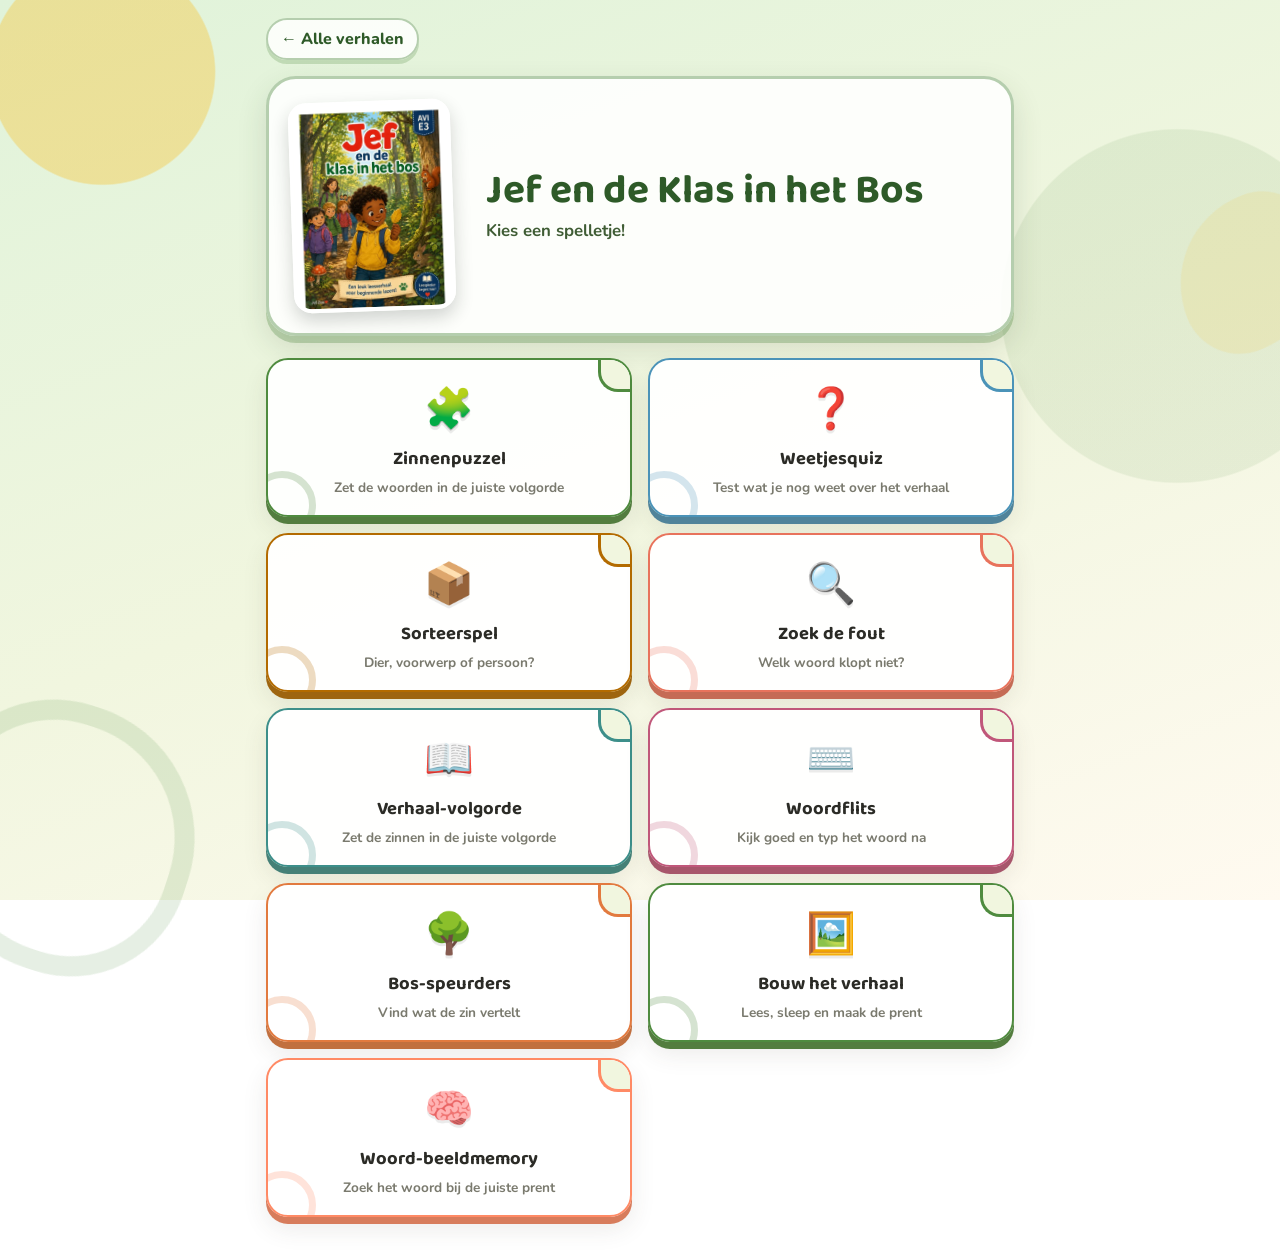
<file: spelletjes_jef_en_het_bos_E3.html>
<!DOCTYPE html>
<html lang="nl">
<head>
<meta charset="UTF-8">
<meta name="viewport" content="width=device-width, initial-scale=1.0, maximum-scale=1, user-scalable=no">
<title>Jef en de Klas in het Bos — Spelletjes</title>
<link rel="preconnect" href="https://fonts.googleapis.com">
<link href="https://fonts.googleapis.com/css2?family=Baloo+2:wght@500;700;800&family=Nunito:wght@500;700;800&display=swap" rel="stylesheet">
<style>
  :root{
    --cream:#FBF6EC;
    --cream-deep:#F3E9D4;
    --ink:#2B2B26;
    --green:#2E6F40;
    --green-deep:#1F5230;
    --gold:#E0A63E;
    --gold-deep:#B36B00;
    --coral:#E8735C;
    --mint:#4FAF7C;
    --sky:#4B93B8;
    --plum:#8B5FA8;
    --card-shadow: 0 6px 0 rgba(43,43,38,0.12);
  }
  *{box-sizing:border-box;}
  html,body{margin:0;padding:0;}
  body{
    background:var(--cream);
    font-family:'Nunito',sans-serif;
    color:var(--ink);
    min-height:100vh;
    overflow-x:hidden;
    touch-action:manipulation;
  }
  h1,h2,h3,.display{
    font-family:'Baloo 2',sans-serif;
  }
  @media (prefers-reduced-motion: reduce){
    *{animation-duration:0.001ms !important; transition-duration:0.001ms !important;}
  }

  /* ---------- layout scaffolding ---------- */
  .screen{
    display:none;
    min-height:100vh;
    padding:20px 16px 40px;
    max-width:720px;
    margin:0 auto;
    position:relative;
  }
  .screen.active{display:block;}

  .topbar{
    display:flex;
    align-items:center;
    gap:10px;
    margin-bottom:18px;
  }
  .back-btn{
    background:var(--cream-deep);
    border:none;
    width:46px;height:46px;
    border-radius:50%;
    font-size:22px;
    display:flex;align-items:center;justify-content:center;
    box-shadow:var(--card-shadow);
    cursor:pointer;
    color:var(--ink);
    flex-shrink:0;
  }
  .back-btn:active{transform:translateY(3px); box-shadow:none;}
  .topbar h2{margin:0; font-size:1.3rem; color:var(--green-deep);}

  /* ---------- hub ---------- */
  .hub-hero{
    text-align:center;
    padding:18px 10px 8px;
  }
  .hub-hero .mascot{font-size:52px; display:block; margin-bottom:4px;}
  .hub-hero h1{
    font-size:1.9rem;
    color:var(--green-deep);
    margin:0 0 4px;
  }
  .hub-hero p{
    margin:0;
    color:#6b6a5f;
    font-weight:700;
    font-size:1.05rem;
  }

  .card-grid{
    display:grid;
    grid-template-columns:1fr 1fr;
    gap:16px;
    margin-top:22px;
  }
  @media (max-width:480px){
    .card-grid{grid-template-columns:1fr;}
  }

  .game-card{
    --accent: var(--green);
    position:relative;
    background:#fff;
    border-radius:22px;
    padding:22px 16px 18px;
    text-align:center;
    cursor:pointer;
    border:3px solid var(--accent);
    box-shadow:0 7px 0 var(--accent);
    transition:transform .12s ease;
  }
  .game-card:active{transform:translateY(6px); box-shadow:0 1px 0 var(--accent);}
  .game-card .peel{
    position:absolute; top:-2px; right:-2px;
    width:34px; height:34px;
    background:var(--cream);
    border-left:3px solid var(--accent);
    border-bottom:3px solid var(--accent);
    border-radius:0 20px 0 20px;
  }
  .game-card .icon{font-size:40px; display:block; margin-bottom:8px;}
  .game-card h3{margin:0 0 4px; font-size:1.15rem; color:var(--ink);}
  .game-card p{margin:0; font-size:.85rem; color:#7a7a6e; font-weight:700;}
  .game-card.c1{--accent:var(--green);}
  .game-card.c2{--accent:var(--sky);}
  .game-card.c3{--accent:var(--gold-deep);}
  .game-card.c4{--accent:var(--coral);}
  .game-card.c5{--accent:#3D8F8A;}
  .game-card.c6{--accent:#C0577A;}

  /* ---------- shared game bits ---------- */
  .prompt-box{
    background:#fff;
    border-radius:18px;
    padding:18px;
    box-shadow:var(--card-shadow);
    text-align:center;
    margin-bottom:20px;
  }
  .prompt-box .hint{font-weight:800; color:var(--gold-deep); font-size:1rem; margin-bottom:6px;}
  .prompt-box .big{font-size:1.3rem; font-weight:800;}

  .chip{
    display:inline-flex;
    align-items:center;
    justify-content:center;
    background:var(--cream-deep);
    border:2px solid #d8cca8;
    border-radius:14px;
    padding:10px 16px;
    margin:6px;
    font-weight:800;
    font-size:1.15rem;
    cursor:grab;
    user-select:none;
    -webkit-user-select:none;
    -webkit-touch-callout:none;
    touch-action:none;
    box-shadow:0 3px 0 #d8cca8;
    position:relative;
  }
  .chip.dragging{opacity:.35;}
  .chip.placed{background:var(--mint); border-color:var(--green-deep); color:#fff; box-shadow:0 3px 0 var(--green-deep);}
  .chip.ghost{
    position:fixed; z-index:50; pointer-events:none;
    background:var(--gold); color:#fff; border-color:var(--gold-deep);
    box-shadow:0 8px 14px rgba(0,0,0,.25);
  }

  .slot-row{
    display:flex; flex-wrap:wrap; justify-content:center;
    gap:8px; min-height:64px;
    background:var(--cream-deep);
    border-radius:16px;
    padding:12px;
    margin-bottom:18px;
  }
  .slot{
    width:78px; height:48px;
    border:3px dashed #c9bb92;
    border-radius:12px;
    display:flex; align-items:center; justify-content:center;
    background:rgba(255,255,255,.5);
  }
  .slot.filled{border-style:solid;}
  .slot.dropready{border-color:var(--green); background:#e4f4e9;}

  .slot-col{
    display:flex; flex-direction:column; gap:8px;
    background:var(--cream-deep);
    border-radius:16px;
    padding:12px;
    margin-bottom:18px;
  }
  .slot-wide{
    width:100%; height:auto; box-sizing:border-box;
    min-height:52px;
    border:3px dashed #c9bb92;
    border-radius:12px;
    display:flex; align-items:center;
    padding:0 12px;
    background:rgba(255,255,255,.5);
  }
  .slot-wide.filled{border-style:solid;}
  .slot-wide .num{
    font-family:'Baloo 2',sans-serif; font-weight:800; color:var(--gold-deep);
    margin-right:10px; flex-shrink:0;
  }
  .chip-sentence{
    display:flex; align-items:center;
    background:var(--cream-deep);
    border:2px solid #d8cca8;
    border-radius:14px;
    padding:12px 16px;
    margin:6px 0;
    font-weight:800;
    font-size:1.05rem;
    cursor:grab;
    user-select:none;
    -webkit-user-select:none;
    -webkit-touch-callout:none;
    touch-action:none;
    box-shadow:0 3px 0 #d8cca8;
    width:100%;
    min-width:0;
    box-sizing:border-box;
  }
  .slot-wide .chip-sentence{
    flex:1 1 auto;
    width:auto;
    min-width:0;
  }
  .chip-sentence.placed{background:var(--mint); border-color:var(--green-deep); color:#fff; box-shadow:0 3px 0 var(--green-deep);}
  .chip-sentence.order-wrong{background:#f7c9c3; border-color:#c85b4b; color:#7a241b; box-shadow:0 3px 0 #c85b4b;}
  .chip-sentence.dragging{opacity:.35;}
  .chip-sentence.ghost{
    position:fixed; z-index:50; pointer-events:none;
    background:var(--gold); color:#fff; border-color:var(--gold-deep);
    box-shadow:0 8px 14px rgba(0,0,0,.25);
  }

  .speed-row{display:flex; justify-content:center; gap:10px; margin:14px 0;}
  .speed-btn{
    font-family:'Baloo 2',sans-serif; font-weight:700; font-size:.95rem;
    border:3px solid #d8cca8; background:#fff; border-radius:14px;
    padding:8px 16px; cursor:pointer;
  }
  .speed-btn.active{background:#C0577A; border-color:#8f3d59; color:#fff;}

  .flash-stage{
    background:#fff; border-radius:22px; min-height:160px;
    display:flex; align-items:center; justify-content:center;
    box-shadow:var(--card-shadow); margin-bottom:16px;
  }
  .flash-word{
    font-family:'Baloo 2',sans-serif; font-weight:800; font-size:2.6rem;
    color:var(--green-deep); letter-spacing:2px;
  }
  .flash-timer{
    font-family:'Baloo 2',sans-serif; font-weight:700; font-size:1.1rem;
    color:var(--gold-deep);
  }
  .type-input{
    width:100%; box-sizing:border-box;
    font-family:'Baloo 2',sans-serif; font-size:1.6rem; text-align:center;
    padding:14px; border-radius:14px; border:3px solid #d8cca8;
    margin-bottom:14px; letter-spacing:2px;
  }
  .type-input.correct{border-color:var(--green-deep); background:#e4f4e9;}
  .type-input.wrong{border-color:#a8402c; background:#fdeae7;}

  .bank{
    display:flex; flex-wrap:wrap; justify-content:center;
    padding:10px 4px;
  }

  .action-row{display:flex; justify-content:center; gap:12px; margin-top:8px;}
  .btn{
    font-family:'Baloo 2',sans-serif;
    font-weight:700;
    font-size:1.05rem;
    border:none;
    border-radius:16px;
    padding:12px 22px;
    cursor:pointer;
    background:var(--green);
    color:#fff;
    box-shadow:0 5px 0 var(--green-deep);
  }
  .btn:active{transform:translateY(4px); box-shadow:none;}
  .btn.secondary{background:var(--cream-deep); color:var(--ink); box-shadow:0 5px 0 #d8cca8;}

  .feedback{
    text-align:center; font-weight:800; font-size:1.15rem;
    min-height:30px; margin-top:6px;
  }
  .feedback.good{color:var(--green-deep);}
  .feedback.bad{color:var(--coral);}

  .progress-dots{display:flex; justify-content:center; gap:8px; margin:14px 0;}
  .progress-dots span{width:10px;height:10px;border-radius:50%; background:#d8cca8;}
  .progress-dots span.done{background:var(--green);}
  .progress-dots span.current{background:var(--gold-deep);}

  /* quiz */
  .quiz-options{display:grid; gap:12px; margin-top:6px;}
  .quiz-opt{
    background:#fff; border:3px solid #d8cca8; border-radius:16px;
    padding:14px; font-family:'Baloo 2',sans-serif; font-weight:700; font-size:1.1rem;
    cursor:pointer; box-shadow:0 5px 0 #d8cca8; text-align:left;
  }
  .quiz-opt:active{transform:translateY(4px); box-shadow:none;}
  .quiz-opt.correct{background:var(--mint); border-color:var(--green-deep); color:#fff; box-shadow:0 5px 0 var(--green-deep);}
  .quiz-opt.wrong{background:var(--coral); border-color:#a8402c; color:#fff; box-shadow:0 5px 0 #a8402c;}
  .listen-line,.answer-listen-row{display:flex; align-items:center; gap:10px;}
  .listen-line{justify-content:center;}
  .answer-listen-row .quiz-opt{flex:1;}
  .listen-btn{
    flex:0 0 auto; width:46px; height:46px; border-radius:50%;
    border:3px solid var(--sky); background:#fff; color:var(--ink);
    font-size:1.25rem; cursor:pointer; box-shadow:0 4px 0 #8ab8ca;
  }
  .listen-btn:active,.listen-btn.speaking{transform:translateY(3px); box-shadow:none; background:var(--sky);}

  /* sort */
  .sort-bins{display:flex; gap:14px; margin-bottom:18px;}
  .bin{
    flex:1; min-height:170px;
    border-radius:18px;
    border:3px solid var(--accent, var(--sky));
    background:#fff;
    padding:12px 6px;
    text-align:center;
  }
  .bin h4{margin:2px 0 10px; font-family:'Baloo 2',sans-serif; color:var(--accent, var(--sky)); font-size:.95rem; line-height:1.15;}
  .bin .bin-inner{display:flex; flex-wrap:wrap; justify-content:center; gap:6px; min-height:60px;}
  .bin.short{--accent:var(--sky);}
  .bin.long{--accent:var(--plum);}
  .bin.other{--accent:var(--gold-deep);}
  .bin.dropready{background:var(--cream-deep);}

  /* wrong-word game */
  .sentence-tap{
    display:flex; flex-wrap:wrap; justify-content:center; gap:8px;
    margin-top:10px;
  }
  .word-tap{
    background:#fff; border:2px solid #d8cca8; border-radius:12px;
    padding:9px 12px; font-weight:800; font-size:1.15rem; cursor:pointer;
  }
  .word-tap.wrong-hit{background:var(--coral); color:#fff; border-color:#a8402c;}
  .word-tap.miss{opacity:.4;}

  /* celebration */
  .confetti-piece{
    position:fixed; top:-10px; font-size:22px; z-index:80;
    animation:fall linear forwards;
  }
  @keyframes fall{
    to{ transform:translateY(105vh) rotate(300deg); opacity:.9;}
  }
  .end-card{
    text-align:center; background:#fff; border-radius:20px; padding:28px 18px;
    box-shadow:var(--card-shadow);
  }
  .end-card .stars{font-size:2.4rem; margin-bottom:6px;}
  .end-card h2{color:var(--green-deep); margin:4px 0;}
</style>
<link rel="stylesheet" href="storybook-theme.css?v=2">
</head>
<body data-story="jef-bos">

<!-- ================= HUB ================= -->
<div id="hub" class="screen active">
  <a class="all-stories" href="index.html">← Alle verhalen</a>
  <div class="hub-hero">
    <span class="mascot">🦓</span>
    <h1>Jef en de Klas in het Bos</h1>
    <p>Kies een spelletje!</p>
  </div>

  <div class="card-grid">
    <div class="game-card c1" onclick="openGame('sentence')">
      <div class="peel"></div>
      <span class="icon">🧩</span>
      <h3>Zinnenpuzzel</h3>
      <p>Zet de woorden in de juiste volgorde</p>
    </div>
    <div class="game-card c2" onclick="openGame('quiz')">
      <div class="peel"></div>
      <span class="icon">❓</span>
      <h3>Weetjesquiz</h3>
      <p>Test wat je nog weet over het verhaal</p>
    </div>
    <div class="game-card c3" onclick="openGame('sort')">
      <div class="peel"></div>
      <span class="icon">📦</span>
      <h3>Sorteerspel</h3>
      <p>Dier, voorwerp of persoon?</p>
    </div>
    <div class="game-card c4" onclick="openGame('wrong')">
      <div class="peel"></div>
      <span class="icon">🔍</span>
      <h3>Zoek de fout</h3>
      <p>Welk woord klopt niet?</p>
    </div>
    <div class="game-card c5" onclick="openGame('order')">
      <div class="peel"></div>
      <span class="icon">📖</span>
      <h3>Verhaal-volgorde</h3>
      <p>Zet de zinnen in de juiste volgorde</p>
    </div>
    <div class="game-card c6" onclick="openGame('type')">
      <div class="peel"></div>
      <span class="icon">⌨️</span>
      <h3>Woordflits</h3>
      <p>Kijk goed en typ het woord na</p>
    </div>
  </div>
</div>

<!-- ================= GAME: ZINNENPUZZEL ================= -->
<div id="game-sentence" class="screen">
  <div class="topbar">
    <button class="back-btn" onclick="goHub()">←</button>
    <h2>🧩 Zinnenpuzzel</h2>
  </div>
  <div class="progress-dots" id="sentence-dots"></div>
  <div class="prompt-box">
    <div class="listen-line"><div class="hint">Zet de woorden in de juiste volgorde</div><button class="listen-btn" type="button" onclick="speakText('Zet de woorden in de juiste volgorde', this)" aria-label="Luister naar de opdracht" title="Luister">&#128266;</button></div>
  </div>
  <div class="slot-row" id="sentence-slots"></div>
  <div class="bank" id="sentence-bank"></div>
  <div class="feedback" id="sentence-feedback"></div>
  <div class="action-row">
    <button class="btn secondary" onclick="resetSentence()">Opnieuw</button>
  </div>
</div>

<!-- ================= GAME: QUIZ ================= -->
<div id="game-quiz" class="screen">
  <div class="topbar">
    <button class="back-btn" onclick="goHub()">←</button>
    <h2>❓ Weetjesquiz</h2>
  </div>
  <div class="progress-dots" id="quiz-dots"></div>
  <div id="quiz-body"></div>
</div>

<!-- ================= GAME: SORTEERSPEL ================= -->
<div id="game-sort" class="screen">
  <div class="topbar">
    <button class="back-btn" onclick="goHub()">←</button>
    <h2>📦 Sorteerspel</h2>
  </div>
  <div class="prompt-box">
    <div class="listen-line"><div class="hint">Sleep elk woord naar de juiste doos</div><button class="listen-btn" type="button" onclick="speakText('Sleep elk woord naar de juiste doos', this)" aria-label="Luister naar de opdracht" title="Luister">&#128266;</button></div>
  </div>
  <div class="sort-bins">
    <div class="bin short" id="bin-dier"><h4>DIER</h4><div class="bin-inner" id="bin-dier-inner"></div></div>
    <div class="bin long" id="bin-plant"><h4>VAN PLANT<br>OF BOOM</h4><div class="bin-inner" id="bin-plant-inner"></div></div>
    <div class="bin other" id="bin-persoon"><h4>PERSOON</h4><div class="bin-inner" id="bin-persoon-inner"></div></div>
  </div>
  <div class="bank" id="sort-bank"></div>
  <div class="feedback" id="sort-feedback"></div>
  <div class="action-row">
    <button class="btn secondary" onclick="resetSort()">Opnieuw</button>
  </div>
</div>

<!-- ================= GAME: ZOEK DE FOUT ================= -->
<div id="game-wrong" class="screen">
  <div class="topbar">
    <button class="back-btn" onclick="goHub()">←</button>
    <h2>🔍 Zoek de fout</h2>
  </div>
  <div class="progress-dots" id="wrong-dots"></div>
  <div class="prompt-box">
    <div class="listen-line"><div class="hint">Tik op het woord dat niet klopt met het verhaal</div><button class="listen-btn" type="button" onclick="speakText('Tik op het woord dat niet klopt met het verhaal', this)" aria-label="Luister naar de opdracht" title="Luister">&#128266;</button></div>
  </div>
  <div class="sentence-tap" id="wrong-sentence"></div>
  <div class="feedback" id="wrong-feedback"></div>
</div>

<!-- ================= GAME: VERHAAL-VOLGORDE ================= -->
<div id="game-order" class="screen">
  <div class="topbar">
    <button class="back-btn" onclick="goHub()">←</button>
    <h2>📖 Verhaal-volgorde</h2>
  </div>
  <div class="prompt-box">
    <div class="listen-line"><div class="hint">Sleep de zinnen in de volgorde van het verhaal</div><button class="listen-btn" type="button" onclick="speakText('Sleep de zinnen in de volgorde van het verhaal', this)" aria-label="Luister naar de opdracht" title="Luister">&#128266;</button></div>
  </div>
  <div class="slot-col" id="order-slots"></div>
  <div class="bank" id="order-bank"></div>
  <div class="feedback" id="order-feedback"></div>
  <div class="action-row">
    <button class="btn secondary" onclick="resetOrder()">Opnieuw</button>
  </div>
</div>

<!-- ================= GAME: WOORDFLITS ================= -->
<div id="game-type" class="screen">
  <div class="topbar">
    <button class="back-btn" onclick="goHub()">←</button>
    <h2>⌨️ Woordflits</h2>
  </div>
  <div class="progress-dots" id="type-dots"></div>
  <div id="type-body"></div>
</div>

<script>
/* ============ shared helpers ============ */
function speakText(text, button){
  if(!('speechSynthesis' in window)) return;
  window.speechSynthesis.cancel();
  document.querySelectorAll('.listen-btn.speaking').forEach(b=>b.classList.remove('speaking'));
  const utterance=new SpeechSynthesisUtterance(text);
  const voices=window.speechSynthesis.getVoices();
  const dutch=voices.filter(v=>v.lang && v.lang.toLowerCase().startsWith('nl'));
  const femaleNames=/colette|fenna|ilse|claire|laura|lotte|sofie|ellen|female|vrouw/i;
  utterance.voice=dutch.find(v=>femaleNames.test(v.name)) || dutch.find(v=>v.lang.toLowerCase()==='nl-be') || dutch[0] || null;
  utterance.lang=utterance.voice ? utterance.voice.lang : 'nl-BE';
  utterance.rate=.82;
  utterance.pitch=1.05;
  if(button) button.classList.add('speaking');
  utterance.onend=utterance.onerror=()=>{ if(button) button.classList.remove('speaking'); };
  window.speechSynthesis.speak(utterance);
}
function goHub(){
  if('speechSynthesis' in window) window.speechSynthesis.cancel();
  document.querySelectorAll('.screen').forEach(s=>s.classList.remove('active'));
  document.getElementById('hub').classList.add('active');
}
function openGame(name){
  document.querySelectorAll('.screen').forEach(s=>s.classList.remove('active'));
  document.getElementById('game-'+name).classList.add('active');
  if(name==='sentence') initSentence();
  if(name==='quiz') initQuiz();
  if(name==='sort') initSort();
  if(name==='wrong') initWrong();
  if(name==='order') initOrder();
  if(name==='type') initType();
}
function shuffle(arr){
  const a=arr.slice();
  for(let i=a.length-1;i>0;i--){
    const j=Math.floor(Math.random()*(i+1));
    [a[i],a[j]]=[a[j],a[i]];
  }
  return a;
}
function celebrate(container){
  const emojis=['🎉','⭐','🦓','✨'];
  for(let i=0;i<16;i++){
    const s=document.createElement('span');
    s.className='confetti-piece';
    s.textContent=emojis[Math.floor(Math.random()*emojis.length)];
    s.style.left=Math.random()*100+'vw';
    s.style.animationDuration=(1.6+Math.random()*1.2)+'s';
    s.style.fontSize=(16+Math.random()*14)+'px';
    document.body.appendChild(s);
    setTimeout(()=>s.remove(),3000);
  }
}
function renderDots(id,total,currentIndex){
  const el=document.getElementById(id);
  el.innerHTML='';
  for(let i=0;i<total;i++){
    const d=document.createElement('span');
    if(i<currentIndex) d.className='done';
    else if(i===currentIndex) d.className='current';
    el.appendChild(d);
  }
}

/* ============ pointer-based drag helper ============ */
function makeDraggable(chip, onDrop){
  let startX, startY, ghost=null, originParent, originNext;
  chip.addEventListener('pointerdown', e=>{
    if(chip.classList.contains('placed') && chip.dataset.locked==='1') return;
    e.preventDefault();
    try{ chip.setPointerCapture(e.pointerId); }catch(err){}
    const rect=chip.getBoundingClientRect();
    startX=e.clientX; startY=e.clientY;
    originParent=chip.parentElement; originNext=chip.nextSibling;
    ghost=chip.cloneNode(true);
    ghost.classList.add('ghost');
    ghost.style.width=rect.width+'px';
    ghost.style.left=rect.left+'px';
    ghost.style.top=rect.top+'px';
    document.body.appendChild(ghost);
    chip.classList.add('dragging');

    function move(ev){
      const dx=ev.clientX-startX, dy=ev.clientY-startY;
      ghost.style.left=(rect.left+dx)+'px';
      ghost.style.top=(rect.top+dy)+'px';
      const cx=rect.left+dx+rect.width/2, cy=rect.top+dy+rect.height/2;
      document.querySelectorAll('.slot,.bin').forEach(z=>{
        const zr=z.getBoundingClientRect();
        const inside = cx>=zr.left && cx<=zr.right && cy>=zr.top && cy<=zr.bottom;
        z.classList.toggle('dropready', inside);
      });
    }
    function up(ev){
      document.removeEventListener('pointermove',move);
      document.removeEventListener('pointerup',up);
      chip.classList.remove('dragging');
      const dx=ev.clientX-startX, dy=ev.clientY-startY;
      const cx=rect.left+dx+rect.width/2, cy=rect.top+dy+rect.height/2;
      ghost.remove();
      let target=null;
      document.querySelectorAll('.slot,.bin').forEach(z=>{
        const zr=z.getBoundingClientRect();
        z.classList.remove('dropready');
        const inside = cx>=zr.left && cx<=zr.right && cy>=zr.top && cy<=zr.bottom;
        if(inside) target=z;
      });
      onDrop(chip, target, originParent, originNext);
    }
    document.addEventListener('pointermove',move);
    document.addEventListener('pointerup',up);
  });
}

/* ============ GAME 1: ZINNENPUZZEL ============ */
const sentences = [
  "Jef raapt een blad op.",
  "Een eekhoorn klimt vlug.",
  "De tak is bruin.",
  "Jef voelt de mos.",
  "Snel is het weg."
];
let sIndex=0;

function initSentence(){ sIndex=0; loadSentence(); }
function loadSentence(){
  document.getElementById('sentence-feedback').textContent='';
  renderDots('sentence-dots', sentences.length, sIndex);
  const words = sentences[sIndex].replace('.','').split(' ');
  const slotRow=document.getElementById('sentence-slots');
  const bank=document.getElementById('sentence-bank');
  slotRow.innerHTML=''; bank.innerHTML='';
  words.forEach(()=>{
    const slot=document.createElement('div');
    slot.className='slot';
    slotRow.appendChild(slot);
  });
  shuffle(words).forEach(w=>{
    const chip=document.createElement('div');
    chip.className='chip';
    chip.textContent=w;
    bank.appendChild(chip);
    makeDraggable(chip, handleSentenceDrop);
  });
}
function handleSentenceDrop(chip, target, originParent, originNext){
  if(target && target.classList.contains('slot') && !target.firstChild){
    target.appendChild(chip);
    target.classList.add('filled');
    chip.classList.add('placed');
  } else if(target && target.classList.contains('slot') && target.firstChild){
    originParent.insertBefore(chip, originNext);
  } else if(!target){
    document.getElementById('sentence-bank').appendChild(chip);
    chip.classList.remove('placed');
  } else {
    originParent.insertBefore(chip, originNext);
  }
  if(originParent.classList && originParent.classList.contains('slot')){
    originParent.classList.toggle('filled', !!originParent.firstChild);
  }
  checkSentence();
}
function checkSentence(){
  const slots=[...document.querySelectorAll('#sentence-slots .slot')];
  if(slots.some(s=>!s.firstChild)) return;
  const attempt=slots.map(s=>s.firstChild.textContent).join(' ')+'.';
  const fb=document.getElementById('sentence-feedback');
  if(attempt===sentences[sIndex]){
    fb.textContent='Goed zo! 🎉';
    fb.className='feedback good';
    celebrate();
    slots.forEach(s=>s.firstChild.dataset.locked='1');
    setTimeout(()=>{
      sIndex++;
      if(sIndex<sentences.length){ loadSentence(); }
      else { fb.textContent='Alle zinnen gelukt! Je bent een echte leesheld! 🦓⭐'; renderDots('sentence-dots', sentences.length, sentences.length);}
    },1100);
  } else {
    fb.textContent='Bijna! Probeer de woorden te verschuiven.';
    fb.className='feedback bad';
  }
}
function resetSentence(){ loadSentence(); }

/* ============ GAME 2: QUIZ ============ */
const quiz = [
  {q:"Waar gaat de klas naartoe?", opts:["Naar het bos","Naar de zee","Naar de winkel"], a:0},
  {q:"Wat raapt Jef op?", opts:["Een steen","Een blad","Een bal"], a:1},
  {q:"Wat roept Tuur?", opts:["Help!","Stop!","Kijk!"], a:2},
  {q:"Wat voelt Jef bij de boom?", opts:["Het water","De mos","De tak"], a:1},
  {q:"Welk dier ziet Jef op de terugweg?", opts:["Een vos","Een konijn","Een muis"], a:1},
];
let qIndex=0, qScore=0;

function initQuiz(){ qIndex=0; qScore=0; loadQuiz(); }
function loadQuiz(){
  renderDots('quiz-dots', quiz.length, qIndex);
  const body=document.getElementById('quiz-body');
  if(qIndex>=quiz.length){
    const stars = qScore>=5?'⭐⭐⭐': qScore>=3?'⭐⭐':'⭐';
    body.innerHTML=`<div class="end-card">
      <div class="stars">${stars}</div>
      <h2>Je haalde ${qScore} van de ${quiz.length}!</h2>
      <p>${qScore===quiz.length?'Wauw, jij kent dit verhaal helemaal!':'Goed gedaan! Lees het verhaal nog eens en probeer opnieuw.'}</p>
      <div class="action-row"><button class="btn" onclick="initQuiz()">Nog eens</button></div>
    </div>`;
    if(qScore===quiz.length) celebrate();
    return;
  }
  const item=quiz[qIndex];
  body.innerHTML = `<div class="prompt-box"><div class="listen-line"><div class="big">${item.q}</div><button class="listen-btn" type="button" onclick="speakText(quiz[qIndex].q, this)" aria-label="Luister naar de vraag" title="Luister">&#128266;</button></div></div>
    <div class="quiz-options" id="quiz-options"></div>`;
  const optsEl=document.getElementById('quiz-options');
  item.opts.forEach((opt,i)=>{
    const b=document.createElement('button');
    b.className='quiz-opt';
    b.textContent=opt;
    b.onclick=()=>answerQuiz(i,b);
    const row=document.createElement('div');
    row.className='answer-listen-row';
    const listen=document.createElement('button');
    listen.className='listen-btn';
    listen.type='button';
    listen.innerHTML='&#128266;';
    listen.setAttribute('aria-label','Luister naar antwoord '+(i+1));
    listen.title='Luister';
    listen.onclick=()=>speakText(opt,listen);
    row.appendChild(b);
    row.appendChild(listen);
    optsEl.appendChild(row);
  });
}
function answerQuiz(i, btn){
  const item=quiz[qIndex];
  const allBtns=[...document.querySelectorAll('.quiz-opt')];
  allBtns.forEach(b=>b.onclick=null);
  if(i===item.a){
    btn.classList.add('correct');
    qScore++;
    celebrate();
  } else {
    btn.classList.add('wrong');
    allBtns[item.a].classList.add('correct');
  }
  setTimeout(()=>{ qIndex++; loadQuiz(); }, 1000);
}

/* ============ GAME 3: SORTEERSPEL (dier / van plant of boom / persoon) ============ */
const sortWords = [
  {w:"EEKHOORN", cat:"dier"},
  {w:"KONIJN", cat:"dier"},
  {w:"VOGEL", cat:"dier"},
  {w:"BLAD", cat:"plant"},
  {w:"TAK", cat:"plant"},
  {w:"MOS", cat:"plant"},
  {w:"JEF", cat:"persoon"},
  {w:"TUUR", cat:"persoon"},
  {w:"JUF", cat:"persoon"},
];
let sortRemaining=0;

function initSort(){
  document.getElementById('sort-feedback').textContent='';
  document.getElementById('bin-dier-inner').innerHTML='';
  document.getElementById('bin-plant-inner').innerHTML='';
  document.getElementById('bin-persoon-inner').innerHTML='';
  const bank=document.getElementById('sort-bank');
  bank.innerHTML='';
  sortRemaining=sortWords.length;
  shuffle(sortWords).forEach(item=>{
    const chip=document.createElement('div');
    chip.className='chip';
    chip.textContent=item.w;
    chip.dataset.cat = item.cat;
    bank.appendChild(chip);
    makeDraggable(chip, handleSortDrop);
  });
}
function handleSortDrop(chip, target, originParent, originNext){
  const fb=document.getElementById('sort-feedback');
  const binMap = {'bin-dier':'dier', 'bin-plant':'plant', 'bin-persoon':'persoon'};
  if(target && binMap[target.id]){
    const wantCat = binMap[target.id];
    const isCat = chip.dataset.cat;
    if(wantCat===isCat){
      target.querySelector('.bin-inner').appendChild(chip);
      chip.classList.add('placed');
      chip.dataset.locked='1';
      sortRemaining--;
      fb.textContent='Juist! 👍';
      fb.className='feedback good';
      if(sortRemaining===0){
        fb.textContent='Helemaal gesorteerd! Goed gedaan! 🎉';
        celebrate();
      }
    } else {
      fb.textContent='Niet helemaal — denk aan het verhaal!';
      fb.className='feedback bad';
      originParent.insertBefore(chip, originNext);
    }
  } else {
    originParent.insertBefore(chip, originNext);
  }
}
function resetSort(){ initSort(); }

/* ============ GAME 4: ZOEK DE FOUT ============ */
const wrongSet = [
  {words:["Jef","raapt","een","steen","op."], wrong:3},
  {words:["Een","konijn","klimt","in","de","boom."], wrong:1},
  {words:["Jef","ziet","een","eekhoorn","eerst."], wrong:0},
  {words:["Juf","wijst","naar","een","nest","in","de","grond."], wrong:7},
  {words:["Jef","ziet","een","vis","tussen","de","struiken."], wrong:3},
];
let wIndex=0;

function initWrong(){ wIndex=0; loadWrong(); }
function loadWrong(){
  document.getElementById('wrong-feedback').textContent='';
  renderDots('wrong-dots', wrongSet.length, wIndex);
  const el=document.getElementById('wrong-sentence');
  el.innerHTML='';
  if(wIndex>=wrongSet.length){
    el.innerHTML=`<div class="end-card">
      <div class="stars">🦓🎉</div>
      <h2>Je hebt alle foutjes gevonden!</h2>
      <div class="action-row"><button class="btn" onclick="initWrong()">Nog eens</button></div>
    </div>`;
    celebrate();
    return;
  }
  const item=wrongSet[wIndex];
  item.words.forEach((w,i)=>{
    const span=document.createElement('div');
    span.className='word-tap';
    span.textContent=w;
    span.onclick=()=>checkWrong(i,item,span);
    el.appendChild(span);
  });
}
function checkWrong(i,item,span){
  const fb=document.getElementById('wrong-feedback');
  const allSpans=[...document.querySelectorAll('.word-tap')];
  if(i===item.wrong){
    span.classList.add('wrong-hit');
    allSpans.forEach(s=>{ if(s!==span) s.classList.add('miss'); s.onclick=null; });
    fb.textContent='Gevonden! 🎉';
    fb.className='feedback good';
    celebrate();
    setTimeout(()=>{ wIndex++; loadWrong(); }, 1100);
  } else {
    fb.textContent='Nog niet helemaal — probeer een ander woord.';
    fb.className='feedback bad';
  }
}

/* ============ GAME 5: VERHAAL-VOLGORDE ============ */
const storyOrder = [
  "De klas wandelt naar het bos.",
  "Jef raapt een blad op van de grond.",
  "Tuur ziet een eekhoorn in de boom.",
  "Jef voelt de zachte mos aan bij een boom.",
  "Jef ziet een konijn op de terugweg."
];

function initOrder(){
  document.getElementById('order-feedback').textContent='';
  const slotCol=document.getElementById('order-slots');
  const bank=document.getElementById('order-bank');
  slotCol.innerHTML=''; bank.innerHTML='';
  storyOrder.forEach((_,i)=>{
    const slot=document.createElement('div');
    slot.className='slot slot-wide';
    slot.innerHTML=`<span class="num">${i+1}.</span>`;
    slotCol.appendChild(slot);
  });
  shuffle(storyOrder).forEach(s=>{
    const chip=document.createElement('div');
    chip.className='chip-sentence';
    chip.textContent=s;
    bank.appendChild(chip);
    makeDraggable(chip, handleOrderDrop);
  });
}
function handleOrderDrop(chip, target, originParent, originNext){
  document.querySelectorAll('#order-slots .chip-sentence').forEach(c=>c.classList.remove('order-wrong'));
  document.getElementById('order-feedback').textContent='';
  if(target && target.classList.contains('slot-wide')){
    const other=target.querySelector('.chip-sentence');
    if(other && other!==chip){
      if(originParent.classList.contains('slot-wide')) originParent.appendChild(other);
      else document.getElementById('order-bank').appendChild(other);
      other.classList.toggle('placed', other.parentElement.classList.contains('slot-wide'));
    }
    target.appendChild(chip);
    target.classList.add('filled');
    chip.classList.add('placed');
  } else if(!target){
    document.getElementById('order-bank').appendChild(chip);
    chip.classList.remove('placed');
  } else {
    originParent.insertBefore(chip, originNext);
  }
  if(originParent.classList && originParent.classList.contains('slot-wide')){
    originParent.classList.toggle('filled', originParent.children.length>1);
  }
  checkOrder();
}
function checkOrder(){
  const slots=[...document.querySelectorAll('#order-slots .slot-wide')];
  if(slots.some(s=>s.children.length<2)) return;
  const attempt=slots.map(s=>s.querySelector('.chip-sentence').textContent);
  const fb=document.getElementById('order-feedback');
  const isCorrect = attempt.every((s,i)=>s===storyOrder[i]);
  if(isCorrect){
    fb.textContent='Helemaal juist! Jij kent het verhaal goed! 🎉';
    fb.className='feedback good';
    celebrate();
  } else {
    slots.forEach((slot,i)=>{
      slot.querySelector('.chip-sentence').classList.toggle('order-wrong', attempt[i]!==storyOrder[i]);
    });
    fb.textContent='Bijna! Denk na: wat gebeurde eerst in het verhaal?';
    fb.className='feedback bad';
  }
}
function resetOrder(){
  const wrong=[...document.querySelectorAll('#order-slots .chip-sentence.order-wrong')];
  if(!wrong.length){ initOrder(); return; }
  const bank=document.getElementById('order-bank');
  wrong.forEach(chip=>{
    const slot=chip.parentElement;
    chip.classList.remove('placed','order-wrong');
    bank.appendChild(chip);
    slot.classList.remove('filled');
  });
  document.getElementById('order-feedback').textContent='De juiste zinnen blijven staan. Probeer de andere opnieuw.';
}

/* ============ GAME 6: WOORDFLITS ============ */
const flashWords = ["JEF","TUUR","BLAD","EEKHOORN","KONIJN","NEST"];
let flashIndex=0, flashScore=0, flashSeconds=6, flashTimerHandle=null;

function initType(){
  flashIndex=0; flashScore=0;
  showSpeedPicker();
}
function showSpeedPicker(){
  const body=document.getElementById('type-body');
  document.getElementById('type-dots').innerHTML='';
  body.innerHTML = `
    <div class="prompt-box">
      <div class="hint">Hoe lang mag je het woord zien?</div>
    </div>
    <div class="speed-row" id="speed-row"></div>
    <div class="action-row"><button class="btn" onclick="startFlash()">Start!</button></div>
  `;
  const row=document.getElementById('speed-row');
  [3,6,10].forEach(sec=>{
    const b=document.createElement('button');
    b.className='speed-btn'+(sec===flashSeconds?' active':'');
    b.textContent=sec+' sec';
    b.onclick=()=>{
      flashSeconds=sec;
      [...row.children].forEach(c=>c.classList.remove('active'));
      b.classList.add('active');
    };
    row.appendChild(b);
  });
}
function startFlash(){
  flashIndex=0; flashScore=0;
  loadFlash();
}
function loadFlash(){
  renderDots('type-dots', flashWords.length, flashIndex);
  const body=document.getElementById('type-body');
  if(flashIndex>=flashWords.length){
    const stars = flashScore>=6?'⭐⭐⭐': flashScore>=4?'⭐⭐':'⭐';
    body.innerHTML=`<div class="end-card">
      <div class="stars">${stars}</div>
      <h2>Je typte ${flashScore} van de ${flashWords.length} goed!</h2>
      <div class="action-row"><button class="btn" onclick="initType()">Nog eens</button></div>
    </div>`;
    if(flashScore===flashWords.length) celebrate();
    return;
  }
  const word=flashWords[flashIndex];
  body.innerHTML = `
    <div class="flash-stage"><div class="flash-word" id="flash-word">${word}</div></div>
    <div style="text-align:center" class="flash-timer" id="flash-timer">${flashSeconds}</div>
  `;
  let remaining=flashSeconds;
  clearInterval(flashTimerHandle);
  flashTimerHandle=setInterval(()=>{
    remaining--;
    const t=document.getElementById('flash-timer');
    if(t) t.textContent=remaining;
    if(remaining<=0){
      clearInterval(flashTimerHandle);
      showTypeInput(word);
    }
  },1000);
}
function showTypeInput(word){
  const body=document.getElementById('type-body');
  body.innerHTML = `
    <div class="prompt-box"><div class="hint">Typ het woord dat je zag:</div></div>
    <input type="text" class="type-input" id="type-field" autocomplete="off" autocorrect="off" autocapitalize="off" spellcheck="false">
    <div class="action-row"><button class="btn" onclick="checkFlash('${word}')">Controleer</button></div>
    <div class="feedback" id="type-feedback"></div>
  `;
  const field=document.getElementById('type-field');
  field.focus();
  field.addEventListener('keydown', e=>{ if(e.key==='Enter') checkFlash(word); });
}
function checkFlash(word){
  const field=document.getElementById('type-field');
  const fb=document.getElementById('type-feedback');
  const val=field.value.trim().toUpperCase();
  if(val===word){
    field.classList.add('correct');
    fb.textContent='Juist! 🎉';
    fb.className='feedback good';
    flashScore++;
    celebrate();
  } else {
    field.classList.add('wrong');
    fb.textContent='Het woord was: '+word;
    fb.className='feedback bad';
  }
  field.disabled=true;
  setTimeout(()=>{ flashIndex++; loadFlash(); }, 1400);
}
</script>
<script>
window.BONUS_MISSION={icon:"🌳",cardTitle:"Bos-speurders",cardText:"Vind wat de zin vertelt",title:"Speuren in het bos",listen:true,image:"assets/games/jef-bos-missie.webp",alt:"Jef, Tuur en de juf speuren in het bos",tasks:[
{target:"jef",text:"Vind Jef met het blad.",hint:"Hij draagt een gele trui.",x:43,y:17,w:28,h:82},
{target:"tuur",text:"Waar is Tuur?",hint:"Hij draagt een groene jas.",x:18,y:27,w:23,h:69},
{target:"juf",text:"Tik op de juf.",hint:"Zij loopt achter de kinderen.",x:33,y:5,w:14,h:44},
{target:"eekhoorn",text:"Vind de rode eekhoorn.",hint:"Kijk links bij de boom.",x:3,y:17,w:17,h:27},
{target:"konijn",text:"Waar zit het konijn?",hint:"Kijk rechts onderaan.",x:76,y:59,w:18,h:28},
{target:"nest",text:"Vind de vogel in het nest.",hint:"Kijk rechts bovenaan.",x:84,y:2,w:15,h:20},
{target:"mos",text:"Tik op de stam met mos.",hint:"Kijk rechts van Jef.",x:70,y:34,w:24,h:23},
{target:"paddenstoel",text:"Waar staat de rode paddenstoel?",hint:"Kijk bij Tuurs voet.",x:21,y:82,w:10,h:15}
]};
</script><script src="bonus-missie.js?v=2"></script>
<script src="wrong-game-helper.js"></script>
<script src="story-builder.js?v=23"></script>
<script src="memory-game.js?v=7"></script>
<script src="sentence-puzzle-helper.js"></script>
</body>
</html>
</file>
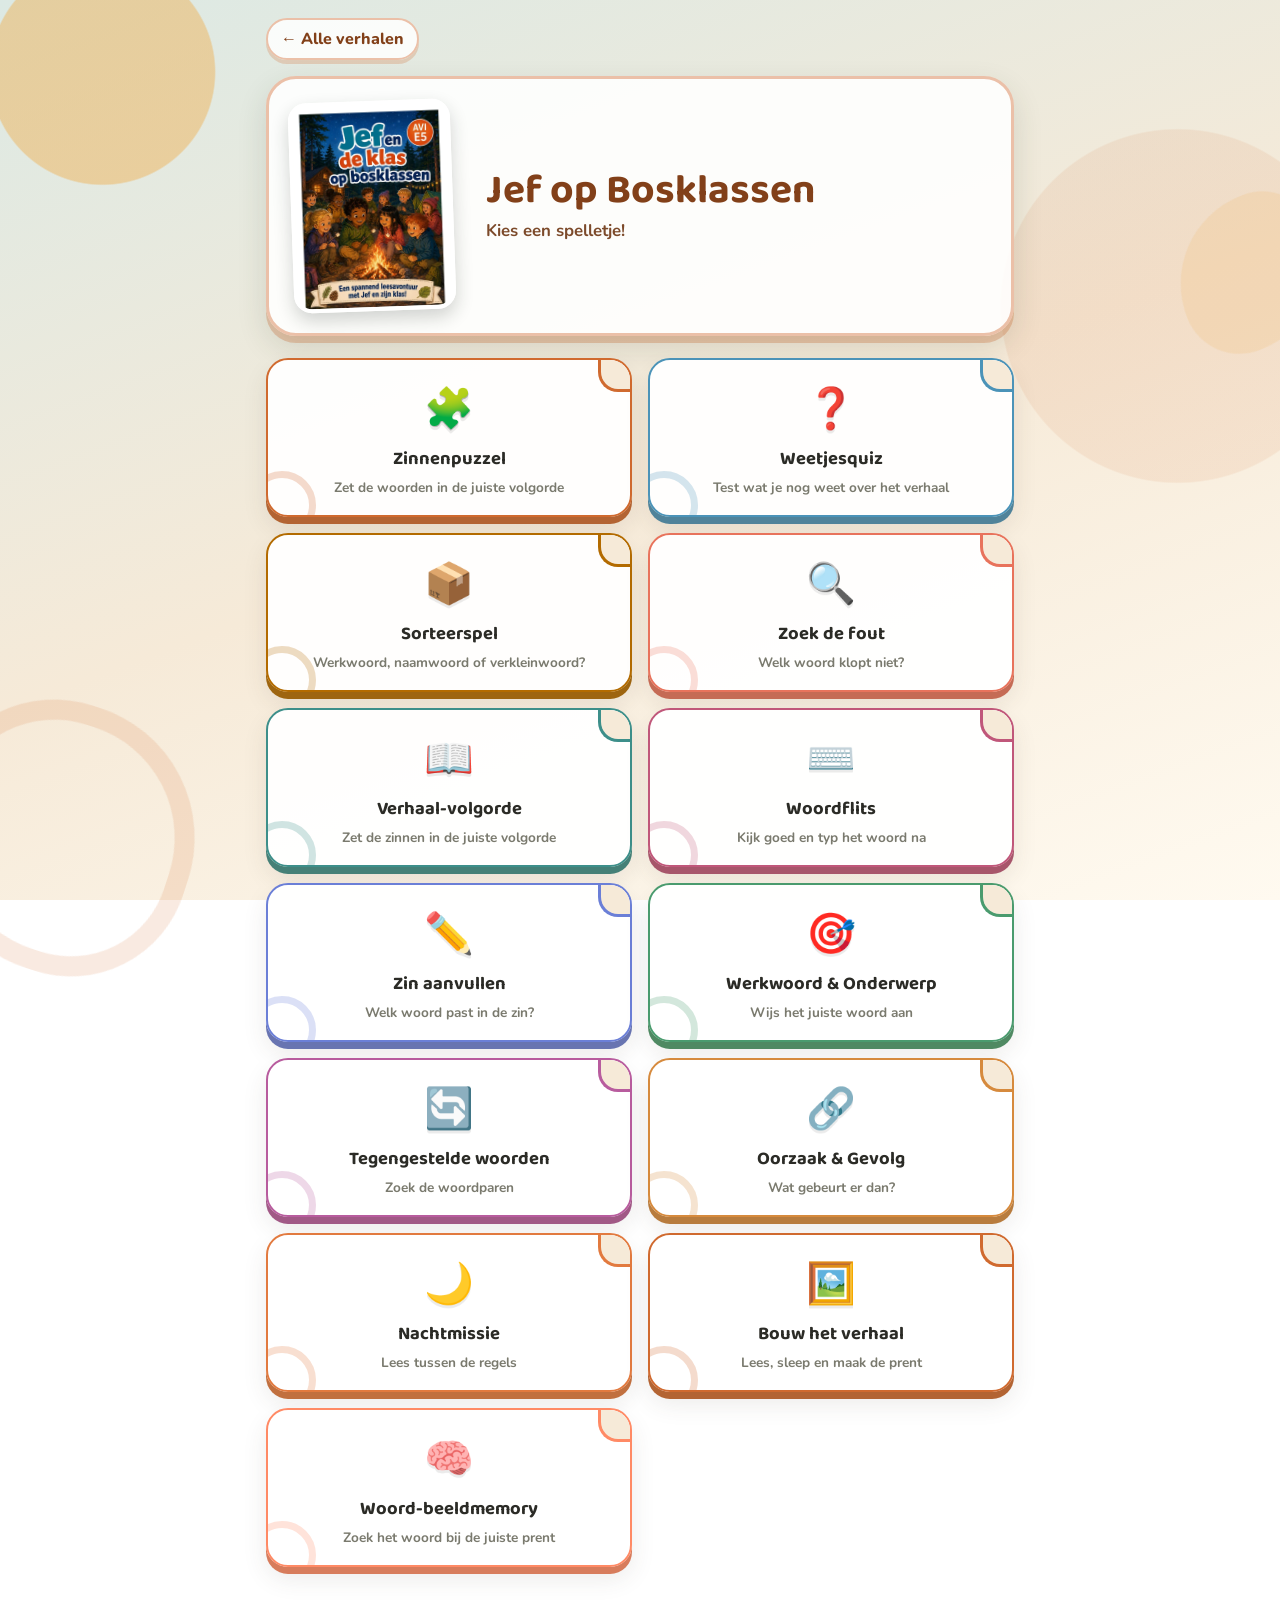
<file: spelletjes_jef_op_bosklassen_E5.html>
<!DOCTYPE html>
<html lang="nl">
<head>
<meta charset="UTF-8">
<meta name="viewport" content="width=device-width, initial-scale=1.0, maximum-scale=1, user-scalable=no">
<title>Jef op Bosklassen — Spelletjes</title>
<link rel="preconnect" href="https://fonts.googleapis.com">
<link href="https://fonts.googleapis.com/css2?family=Baloo+2:wght@500;700;800&family=Nunito:wght@500;700;800&display=swap" rel="stylesheet">
<style>
  :root{
    --cream:#FBF6EC;
    --cream-deep:#F3E9D4;
    --ink:#2B2B26;
    --green:#2E6F40;
    --green-deep:#1F5230;
    --gold:#E0A63E;
    --gold-deep:#B36B00;
    --coral:#E8735C;
    --mint:#4FAF7C;
    --sky:#4B93B8;
    --plum:#8B5FA8;
    --card-shadow: 0 6px 0 rgba(43,43,38,0.12);
  }
  *{box-sizing:border-box;}
  html,body{margin:0;padding:0;}
  body{
    background:var(--cream);
    font-family:'Nunito',sans-serif;
    color:var(--ink);
    min-height:100vh;
    overflow-x:hidden;
    touch-action:manipulation;
  }
  h1,h2,h3,.display{
    font-family:'Baloo 2',sans-serif;
  }
  @media (prefers-reduced-motion: reduce){
    *{animation-duration:0.001ms !important; transition-duration:0.001ms !important;}
  }

  /* ---------- layout scaffolding ---------- */
  .screen{
    display:none;
    min-height:100vh;
    padding:20px 16px 40px;
    max-width:720px;
    margin:0 auto;
    position:relative;
  }
  .screen.active{display:block;}

  .topbar{
    display:flex;
    align-items:center;
    gap:10px;
    margin-bottom:18px;
  }
  .back-btn{
    background:var(--cream-deep);
    border:none;
    width:46px;height:46px;
    border-radius:50%;
    font-size:22px;
    display:flex;align-items:center;justify-content:center;
    box-shadow:var(--card-shadow);
    cursor:pointer;
    color:var(--ink);
    flex-shrink:0;
  }
  .back-btn:active{transform:translateY(3px); box-shadow:none;}
  .topbar h2{margin:0; font-size:1.3rem; color:var(--green-deep);}

  /* ---------- hub ---------- */
  .hub-hero{
    text-align:center;
    padding:18px 10px 8px;
  }
  .hub-hero .mascot{font-size:52px; display:block; margin-bottom:4px;}
  .hub-hero h1{
    font-size:1.9rem;
    color:var(--green-deep);
    margin:0 0 4px;
  }
  .hub-hero p{
    margin:0;
    color:#6b6a5f;
    font-weight:700;
    font-size:1.05rem;
  }

  .card-grid{
    display:grid;
    grid-template-columns:1fr 1fr;
    gap:16px;
    margin-top:22px;
  }
  @media (max-width:480px){
    .card-grid{grid-template-columns:1fr;}
  }

  .game-card{
    --accent: var(--green);
    position:relative;
    background:#fff;
    border-radius:22px;
    padding:22px 16px 18px;
    text-align:center;
    cursor:pointer;
    border:3px solid var(--accent);
    box-shadow:0 7px 0 var(--accent);
    transition:transform .12s ease;
  }
  .game-card:active{transform:translateY(6px); box-shadow:0 1px 0 var(--accent);}
  .game-card .peel{
    position:absolute; top:-2px; right:-2px;
    width:34px; height:34px;
    background:var(--cream);
    border-left:3px solid var(--accent);
    border-bottom:3px solid var(--accent);
    border-radius:0 20px 0 20px;
  }
  .game-card .icon{font-size:40px; display:block; margin-bottom:8px;}
  .game-card h3{margin:0 0 4px; font-size:1.15rem; color:var(--ink);}
  .game-card p{margin:0; font-size:.85rem; color:#7a7a6e; font-weight:700;}
  .game-card.c1{--accent:var(--green);}
  .game-card.c2{--accent:var(--sky);}
  .game-card.c3{--accent:var(--gold-deep);}
  .game-card.c4{--accent:var(--coral);}
  .game-card.c5{--accent:#3D8F8A;}
  .game-card.c6{--accent:#C0577A;}
  .game-card.c7{--accent:#6B7FD7;}
  .game-card.c8{--accent:#4A9B6E;}
  .game-card.c9{--accent:#B85C9E;}
  .game-card.c10{--accent:#D68A3D;}

  /* ---------- shared game bits ---------- */
  .prompt-box{
    background:#fff;
    border-radius:18px;
    padding:18px;
    box-shadow:var(--card-shadow);
    text-align:center;
    margin-bottom:20px;
  }
  .prompt-box .hint{font-weight:800; color:var(--gold-deep); font-size:1rem; margin-bottom:6px;}
  .prompt-box .big{font-size:1.3rem; font-weight:800;}

  .chip{
    display:inline-flex;
    align-items:center;
    justify-content:center;
    background:var(--cream-deep);
    border:2px solid #d8cca8;
    border-radius:14px;
    padding:10px 16px;
    margin:6px;
    font-weight:800;
    font-size:1.15rem;
    cursor:grab;
    user-select:none;
    -webkit-user-select:none;
    -webkit-touch-callout:none;
    touch-action:none;
    box-shadow:0 3px 0 #d8cca8;
    position:relative;
  }
  .chip.dragging{opacity:.35;}
  .chip.placed{background:var(--mint); border-color:var(--green-deep); color:#fff; box-shadow:0 3px 0 var(--green-deep);}
  .chip.ghost{
    position:fixed; z-index:50; pointer-events:none;
    background:var(--gold); color:#fff; border-color:var(--gold-deep);
    box-shadow:0 8px 14px rgba(0,0,0,.25);
  }

  .slot-row{
    display:flex; flex-wrap:wrap; justify-content:center;
    gap:8px; min-height:64px;
    background:var(--cream-deep);
    border-radius:16px;
    padding:12px;
    margin-bottom:18px;
  }
  .slot{
    width:78px; height:48px;
    border:3px dashed #c9bb92;
    border-radius:12px;
    display:flex; align-items:center; justify-content:center;
    background:rgba(255,255,255,.5);
  }
  .slot.filled{border-style:solid;}
  .slot.dropready{border-color:var(--green); background:#e4f4e9;}

  .slot-col{
    display:flex; flex-direction:column; gap:8px;
    background:var(--cream-deep);
    border-radius:16px;
    padding:12px;
    margin-bottom:18px;
  }
  .slot-wide{
    width:100%; height:auto; box-sizing:border-box;
    min-height:52px;
    border:3px dashed #c9bb92;
    border-radius:12px;
    display:flex; align-items:center;
    padding:0 12px;
    background:rgba(255,255,255,.5);
  }
  .slot-wide.filled{border-style:solid;}
  .slot-wide .num{
    font-family:'Baloo 2',sans-serif; font-weight:800; color:var(--gold-deep);
    margin-right:10px; flex-shrink:0;
  }
  .chip-sentence{
    display:flex; align-items:center;
    background:var(--cream-deep);
    border:2px solid #d8cca8;
    border-radius:14px;
    padding:12px 16px;
    margin:6px 0;
    font-weight:800;
    font-size:1.05rem;
    cursor:grab;
    user-select:none;
    -webkit-user-select:none;
    -webkit-touch-callout:none;
    touch-action:none;
    box-shadow:0 3px 0 #d8cca8;
    width:100%;
    min-width:0;
    box-sizing:border-box;
  }
  .slot-wide .chip-sentence{
    flex:1 1 auto;
    width:auto;
    min-width:0;
  }
  .chip-sentence.placed{background:var(--mint); border-color:var(--green-deep); color:#fff; box-shadow:0 3px 0 var(--green-deep);}
  .chip-sentence.order-wrong{background:#f7c9c3; border-color:#c85b4b; color:#7a241b; box-shadow:0 3px 0 #c85b4b;}
  .chip-sentence.dragging{opacity:.35;}
  .chip-sentence.ghost{
    position:fixed; z-index:50; pointer-events:none;
    background:var(--gold); color:#fff; border-color:var(--gold-deep);
    box-shadow:0 8px 14px rgba(0,0,0,.25);
  }

  .speed-row{display:flex; justify-content:center; gap:10px; margin:14px 0;}
  .speed-btn{
    font-family:'Baloo 2',sans-serif; font-weight:700; font-size:.95rem;
    border:3px solid #d8cca8; background:#fff; border-radius:14px;
    padding:8px 16px; cursor:pointer;
  }
  .speed-btn.active{background:#C0577A; border-color:#8f3d59; color:#fff;}

  .flash-stage{
    background:#fff; border-radius:22px; min-height:160px;
    display:flex; align-items:center; justify-content:center;
    box-shadow:var(--card-shadow); margin-bottom:16px;
  }
  .flash-word{
    font-family:'Baloo 2',sans-serif; font-weight:800; font-size:2.6rem;
    color:var(--green-deep); letter-spacing:2px;
  }
  .flash-timer{
    font-family:'Baloo 2',sans-serif; font-weight:700; font-size:1.1rem;
    color:var(--gold-deep);
  }
  .type-input{
    width:100%; box-sizing:border-box;
    font-family:'Baloo 2',sans-serif; font-size:1.6rem; text-align:center;
    padding:14px; border-radius:14px; border:3px solid #d8cca8;
    margin-bottom:14px; letter-spacing:2px;
  }
  .type-input.correct{border-color:var(--green-deep); background:#e4f4e9;}
  .type-input.wrong{border-color:#a8402c; background:#fdeae7;}

  .cloze-sentence{
    font-family:'Baloo 2',sans-serif; font-weight:700; font-size:1.3rem;
    text-align:center; line-height:1.6;
  }
  .cloze-blank{
    display:inline-block; min-width:90px;
    border-bottom:3px dashed var(--gold-deep);
    color:var(--gold-deep);
    padding:0 6px;
  }
  .cloze-blank.filled-good{border-bottom-style:solid; border-color:var(--green-deep); color:var(--green-deep);}
  .cloze-blank.filled-bad{border-bottom-style:solid; border-color:#a8402c; color:#a8402c;}
  .cloze-options{display:grid; gap:12px; margin-top:22px;}
  .cloze-opt{
    background:#fff; border:3px solid #d8cca8; border-radius:16px;
    padding:14px; font-family:'Baloo 2',sans-serif; font-weight:700; font-size:1.1rem;
    cursor:pointer; box-shadow:0 5px 0 #d8cca8;
  }
  .cloze-opt:active{transform:translateY(4px); box-shadow:none;}
  .cloze-opt.correct{background:var(--mint); border-color:var(--green-deep); color:#fff; box-shadow:0 5px 0 var(--green-deep);}
  .cloze-opt.wrong{background:var(--coral); border-color:#a8402c; color:#fff; box-shadow:0 5px 0 #a8402c;}

  .word-tap.verb-hit{background:#4A9B6E; color:#fff; border-color:#33714f;}
  .word-tap.subject-hit{background:#4A9B6E; color:#fff; border-color:#33714f;}

  .opp-grid{
    display:grid; grid-template-columns:1fr 1fr 1fr; gap:10px;
    margin-bottom:16px;
  }
  @media (max-width:480px){ .opp-grid{grid-template-columns:1fr 1fr;} }
  .opp-tile{
    background:#fff; border:3px solid #d8cca8; border-radius:14px;
    padding:16px 8px; text-align:center; cursor:pointer;
    font-family:'Baloo 2',sans-serif; font-weight:700; font-size:1.05rem;
    box-shadow:0 4px 0 #d8cca8;
  }
  .opp-tile:active{transform:translateY(3px); box-shadow:none;}
  .opp-tile.selected{background:var(--gold); border-color:var(--gold-deep); color:#fff; box-shadow:0 4px 0 var(--gold-deep);}
  .opp-tile.matched{background:var(--pair-bg,var(--mint)); border-color:var(--pair-border,var(--green-deep)); color:#fff; box-shadow:0 4px 0 var(--pair-border,var(--green-deep)); cursor:default;}
  .opp-tile.shake{animation:shakeTile .4s;}
  @keyframes shakeTile{
    0%,100%{transform:translateX(0);}
    25%{transform:translateX(-6px);}
    75%{transform:translateX(6px);}
  }

  .cause-box{
    background:#fff; border-radius:18px; padding:18px;
    box-shadow:var(--card-shadow); margin-bottom:16px; text-align:center;
  }
  .cause-label{font-weight:800; color:var(--gold-deep); font-size:.95rem; margin-bottom:6px;}
  .cause-text{font-family:'Baloo 2',sans-serif; font-weight:700; font-size:1.2rem;}
  .cause-arrow{text-align:center; font-size:1.8rem; margin:6px 0; color:#c9bb92;}

  .bank{
    display:flex; flex-wrap:wrap; justify-content:center;
    padding:10px 4px;
  }

  .action-row{display:flex; justify-content:center; gap:12px; margin-top:8px;}
  .btn{
    font-family:'Baloo 2',sans-serif;
    font-weight:700;
    font-size:1.05rem;
    border:none;
    border-radius:16px;
    padding:12px 22px;
    cursor:pointer;
    background:var(--green);
    color:#fff;
    box-shadow:0 5px 0 var(--green-deep);
  }
  .btn:active{transform:translateY(4px); box-shadow:none;}
  .btn.secondary{background:var(--cream-deep); color:var(--ink); box-shadow:0 5px 0 #d8cca8;}

  .feedback{
    text-align:center; font-weight:800; font-size:1.15rem;
    min-height:30px; margin-top:6px;
  }
  .feedback.good{color:var(--green-deep);}
  .feedback.bad{color:var(--coral);}

  .progress-dots{display:flex; justify-content:center; gap:8px; margin:14px 0;}
  .progress-dots span{width:10px;height:10px;border-radius:50%; background:#d8cca8;}
  .progress-dots span.done{background:var(--green);}
  .progress-dots span.current{background:var(--gold-deep);}

  /* quiz */
  .quiz-options{display:grid; gap:12px; margin-top:6px;}
  .quiz-opt{
    background:#fff; border:3px solid #d8cca8; border-radius:16px;
    padding:14px; font-family:'Baloo 2',sans-serif; font-weight:700; font-size:1.1rem;
    cursor:pointer; box-shadow:0 5px 0 #d8cca8; text-align:left;
  }
  .quiz-opt:active{transform:translateY(4px); box-shadow:none;}
  .quiz-opt.correct{background:var(--mint); border-color:var(--green-deep); color:#fff; box-shadow:0 5px 0 var(--green-deep);}
  .quiz-opt.wrong{background:var(--coral); border-color:#a8402c; color:#fff; box-shadow:0 5px 0 #a8402c;}

  /* sort */
  .sort-bins{display:flex; gap:14px; margin-bottom:18px;}
  .bin{
    flex:1; min-height:170px;
    border-radius:18px;
    border:3px solid var(--accent, var(--sky));
    background:#fff;
    padding:12px 6px;
    text-align:center;
  }
  .bin h4{margin:2px 0 10px; font-family:'Baloo 2',sans-serif; color:var(--accent, var(--sky)); font-size:.95rem; line-height:1.15;}
  .bin .bin-inner{display:flex; flex-wrap:wrap; justify-content:center; gap:6px; min-height:60px;}
  .bin.short{--accent:var(--sky);}
  .bin.long{--accent:var(--plum);}
  .bin.other{--accent:var(--gold-deep);}
  .bin.dropready{background:var(--cream-deep);}

  /* wrong-word game */
  .sentence-tap{
    display:flex; flex-wrap:wrap; justify-content:center; gap:8px;
    margin-top:10px;
  }
  .word-tap{
    background:#fff; border:2px solid #d8cca8; border-radius:12px;
    padding:9px 12px; font-weight:800; font-size:1.15rem; cursor:pointer;
  }
  .word-tap.wrong-hit{background:var(--coral); color:#fff; border-color:#a8402c;}
  .word-tap.miss{opacity:.4;}

  /* celebration */
  .confetti-piece{
    position:fixed; top:-10px; font-size:22px; z-index:80;
    animation:fall linear forwards;
  }
  @keyframes fall{
    to{ transform:translateY(105vh) rotate(300deg); opacity:.9;}
  }
  .end-card{
    text-align:center; background:#fff; border-radius:20px; padding:28px 18px;
    box-shadow:var(--card-shadow);
  }
  .end-card .stars{font-size:2.4rem; margin-bottom:6px;}
  .end-card h2{color:var(--green-deep); margin:4px 0;}
</style>
<link rel="stylesheet" href="storybook-theme.css?v=2">
</head>
<body data-story="jef-bosklassen">

<!-- ================= HUB ================= -->
<div id="hub" class="screen active">
  <a class="all-stories" href="index.html">← Alle verhalen</a>
  <div class="hub-hero">
    <span class="mascot">🦓</span>
    <h1>Jef op Bosklassen</h1>
    <p>Kies een spelletje!</p>
  </div>

  <div class="card-grid">
    <div class="game-card c1" onclick="openGame('sentence')">
      <div class="peel"></div>
      <span class="icon">🧩</span>
      <h3>Zinnenpuzzel</h3>
      <p>Zet de woorden in de juiste volgorde</p>
    </div>
    <div class="game-card c2" onclick="openGame('quiz')">
      <div class="peel"></div>
      <span class="icon">❓</span>
      <h3>Weetjesquiz</h3>
      <p>Test wat je nog weet over het verhaal</p>
    </div>
    <div class="game-card c3" onclick="openGame('sort')">
      <div class="peel"></div>
      <span class="icon">📦</span>
      <h3>Sorteerspel</h3>
      <p>Werkwoord, naamwoord of verkleinwoord?</p>
    </div>
    <div class="game-card c4" onclick="openGame('wrong')">
      <div class="peel"></div>
      <span class="icon">🔍</span>
      <h3>Zoek de fout</h3>
      <p>Welk woord klopt niet?</p>
    </div>
    <div class="game-card c5" onclick="openGame('order')">
      <div class="peel"></div>
      <span class="icon">📖</span>
      <h3>Verhaal-volgorde</h3>
      <p>Zet de zinnen in de juiste volgorde</p>
    </div>
    <div class="game-card c6" onclick="openGame('type')">
      <div class="peel"></div>
      <span class="icon">⌨️</span>
      <h3>Woordflits</h3>
      <p>Kijk goed en typ het woord na</p>
    </div>
    <div class="game-card c7" onclick="openGame('cloze')">
      <div class="peel"></div>
      <span class="icon">✏️</span>
      <h3>Zin aanvullen</h3>
      <p>Welk woord past in de zin?</p>
    </div>
    <div class="game-card c8" onclick="openGame('grammar')">
      <div class="peel"></div>
      <span class="icon">🎯</span>
      <h3>Werkwoord & Onderwerp</h3>
      <p>Wijs het juiste woord aan</p>
    </div>
    <div class="game-card c9" onclick="openGame('opposite')">
      <div class="peel"></div>
      <span class="icon">🔄</span>
      <h3>Tegengestelde woorden</h3>
      <p>Zoek de woordparen</p>
    </div>
    <div class="game-card c10" onclick="openGame('cause')">
      <div class="peel"></div>
      <span class="icon">🔗</span>
      <h3>Oorzaak & Gevolg</h3>
      <p>Wat gebeurt er dan?</p>
    </div>
  </div>
</div>

<!-- ================= GAME: ZINNENPUZZEL ================= -->
<div id="game-sentence" class="screen">
  <div class="topbar">
    <button class="back-btn" onclick="goHub()">←</button>
    <h2>🧩 Zinnenpuzzel</h2>
  </div>
  <div class="progress-dots" id="sentence-dots"></div>
  <div class="prompt-box">
    <div class="hint">Zet de woorden in de juiste volgorde</div>
  </div>
  <div class="slot-row" id="sentence-slots"></div>
  <div class="bank" id="sentence-bank"></div>
  <div class="feedback" id="sentence-feedback"></div>
  <div class="action-row">
    <button class="btn secondary" onclick="resetSentence()">Opnieuw</button>
  </div>
</div>

<!-- ================= GAME: QUIZ ================= -->
<div id="game-quiz" class="screen">
  <div class="topbar">
    <button class="back-btn" onclick="goHub()">←</button>
    <h2>❓ Weetjesquiz</h2>
  </div>
  <div class="progress-dots" id="quiz-dots"></div>
  <div id="quiz-body"></div>
</div>

<!-- ================= GAME: SORTEERSPEL ================= -->
<div id="game-sort" class="screen">
  <div class="topbar">
    <button class="back-btn" onclick="goHub()">←</button>
    <h2>📦 Sorteerspel</h2>
  </div>
  <div class="prompt-box">
    <div class="hint">Sleep elk woord naar de juiste doos</div>
  </div>
  <div class="sort-bins">
    <div class="bin short" id="bin-werkwoord"><h4>WERK-<br>WOORD</h4><div class="bin-inner" id="bin-werkwoord-inner"></div></div>
    <div class="bin long" id="bin-naamwoord"><h4>ZELFST.<br>NAAMW.</h4><div class="bin-inner" id="bin-naamwoord-inner"></div></div>
    <div class="bin other" id="bin-verkleinwoord"><h4>VERKLEIN-<br>WOORD</h4><div class="bin-inner" id="bin-verkleinwoord-inner"></div></div>
  </div>
  <div class="bank" id="sort-bank"></div>
  <div class="feedback" id="sort-feedback"></div>
  <div class="action-row">
    <button class="btn secondary" onclick="resetSort()">Opnieuw</button>
  </div>
</div>

<!-- ================= GAME: ZOEK DE FOUT ================= -->
<div id="game-wrong" class="screen">
  <div class="topbar">
    <button class="back-btn" onclick="goHub()">←</button>
    <h2>🔍 Zoek de fout</h2>
  </div>
  <div class="progress-dots" id="wrong-dots"></div>
  <div class="prompt-box">
    <div class="hint">Tik op het woord dat niet klopt met het verhaal</div>
  </div>
  <div class="sentence-tap" id="wrong-sentence"></div>
  <div class="feedback" id="wrong-feedback"></div>
</div>

<!-- ================= GAME: VERHAAL-VOLGORDE ================= -->
<div id="game-order" class="screen">
  <div class="topbar">
    <button class="back-btn" onclick="goHub()">←</button>
    <h2>📖 Verhaal-volgorde</h2>
  </div>
  <div class="prompt-box">
    <div class="hint">Sleep de zinnen in de volgorde van het verhaal</div>
  </div>
  <div class="slot-col" id="order-slots"></div>
  <div class="bank" id="order-bank"></div>
  <div class="feedback" id="order-feedback"></div>
  <div class="action-row">
    <button class="btn secondary" onclick="resetOrder()">Opnieuw</button>
  </div>
</div>

<!-- ================= GAME: WOORDFLITS ================= -->
<div id="game-type" class="screen">
  <div class="topbar">
    <button class="back-btn" onclick="goHub()">←</button>
    <h2>⌨️ Woordflits</h2>
  </div>
  <div class="progress-dots" id="type-dots"></div>
  <div id="type-body"></div>
</div>

<!-- ================= GAME: ZIN AANVULLEN ================= -->
<div id="game-cloze" class="screen">
  <div class="topbar">
    <button class="back-btn" onclick="goHub()">←</button>
    <h2>✏️ Zin aanvullen</h2>
  </div>
  <div class="progress-dots" id="cloze-dots"></div>
  <div id="cloze-body"></div>
</div>

<!-- ================= GAME: WERKWOORD & ONDERWERP ================= -->
<div id="game-grammar" class="screen">
  <div class="topbar">
    <button class="back-btn" onclick="goHub()">←</button>
    <h2>🎯 Werkwoord & Onderwerp</h2>
  </div>
  <div class="progress-dots" id="grammar-dots"></div>
  <div class="prompt-box">
    <div class="hint" id="grammar-task">Tik op het werkwoord</div>
  </div>
  <div class="sentence-tap" id="grammar-sentence"></div>
  <div class="feedback" id="grammar-feedback"></div>
</div>

<!-- ================= GAME: TEGENGESTELDE WOORDEN ================= -->
<div id="game-opposite" class="screen">
  <div class="topbar">
    <button class="back-btn" onclick="goHub()">←</button>
    <h2>🔄 Tegengestelde woorden</h2>
  </div>
  <div class="prompt-box">
    <div class="hint">Tik twee woorden die tegengesteld zijn aan elkaar</div>
  </div>
  <div class="opp-grid" id="opp-grid"></div>
  <div class="feedback" id="opp-feedback"></div>
  <div class="action-row"><button class="btn secondary" onclick="resetOpposite()">Opnieuw</button></div>
</div>

<!-- ================= GAME: OORZAAK & GEVOLG ================= -->
<div id="game-cause" class="screen">
  <div class="topbar">
    <button class="back-btn" onclick="goHub()">←</button>
    <h2>🔗 Oorzaak & Gevolg</h2>
  </div>
  <div class="progress-dots" id="cause-dots"></div>
  <div id="cause-body"></div>
</div>

<script>
/* ============ shared helpers ============ */
function goHub(){
  document.querySelectorAll('.screen').forEach(s=>s.classList.remove('active'));
  document.getElementById('hub').classList.add('active');
}
function openGame(name){
  document.querySelectorAll('.screen').forEach(s=>s.classList.remove('active'));
  document.getElementById('game-'+name).classList.add('active');
  if(name==='sentence') initSentence();
  if(name==='quiz') initQuiz();
  if(name==='sort') initSort();
  if(name==='wrong') initWrong();
  if(name==='order') initOrder();
  if(name==='type') initType();
  if(name==='cloze') initCloze();
  if(name==='grammar') initGrammar();
  if(name==='opposite') initOpposite();
  if(name==='cause') initCause();
}
function shuffle(arr){
  const a=arr.slice();
  for(let i=a.length-1;i>0;i--){
    const j=Math.floor(Math.random()*(i+1));
    [a[i],a[j]]=[a[j],a[i]];
  }
  return a;
}
function celebrate(container){
  const emojis=['🎉','⭐','🦓','✨'];
  for(let i=0;i<16;i++){
    const s=document.createElement('span');
    s.className='confetti-piece';
    s.textContent=emojis[Math.floor(Math.random()*emojis.length)];
    s.style.left=Math.random()*100+'vw';
    s.style.animationDuration=(1.6+Math.random()*1.2)+'s';
    s.style.fontSize=(16+Math.random()*14)+'px';
    document.body.appendChild(s);
    setTimeout(()=>s.remove(),3000);
  }
}
function renderDots(id,total,currentIndex){
  const el=document.getElementById(id);
  el.innerHTML='';
  for(let i=0;i<total;i++){
    const d=document.createElement('span');
    if(i<currentIndex) d.className='done';
    else if(i===currentIndex) d.className='current';
    el.appendChild(d);
  }
}

/* ============ pointer-based drag helper ============ */
function makeDraggable(chip, onDrop){
  let startX, startY, ghost=null, originParent, originNext;
  chip.addEventListener('pointerdown', e=>{
    if(chip.classList.contains('placed') && chip.dataset.locked==='1') return;
    e.preventDefault();
    try{ chip.setPointerCapture(e.pointerId); }catch(err){}
    const rect=chip.getBoundingClientRect();
    startX=e.clientX; startY=e.clientY;
    originParent=chip.parentElement; originNext=chip.nextSibling;
    ghost=chip.cloneNode(true);
    ghost.classList.add('ghost');
    ghost.style.width=rect.width+'px';
    ghost.style.left=rect.left+'px';
    ghost.style.top=rect.top+'px';
    document.body.appendChild(ghost);
    chip.classList.add('dragging');

    function move(ev){
      const dx=ev.clientX-startX, dy=ev.clientY-startY;
      ghost.style.left=(rect.left+dx)+'px';
      ghost.style.top=(rect.top+dy)+'px';
      const cx=rect.left+dx+rect.width/2, cy=rect.top+dy+rect.height/2;
      document.querySelectorAll('.slot,.bin').forEach(z=>{
        const zr=z.getBoundingClientRect();
        const inside = cx>=zr.left && cx<=zr.right && cy>=zr.top && cy<=zr.bottom;
        z.classList.toggle('dropready', inside);
      });
    }
    function up(ev){
      document.removeEventListener('pointermove',move);
      document.removeEventListener('pointerup',up);
      chip.classList.remove('dragging');
      const dx=ev.clientX-startX, dy=ev.clientY-startY;
      const cx=rect.left+dx+rect.width/2, cy=rect.top+dy+rect.height/2;
      ghost.remove();
      let target=null;
      document.querySelectorAll('.slot,.bin').forEach(z=>{
        const zr=z.getBoundingClientRect();
        z.classList.remove('dropready');
        const inside = cx>=zr.left && cx<=zr.right && cy>=zr.top && cy<=zr.bottom;
        if(inside) target=z;
      });
      onDrop(chip, target, originParent, originNext);
    }
    document.addEventListener('pointermove',move);
    document.addEventListener('pointerup',up);
  });
}

/* ============ GAME 1: ZINNENPUZZEL ============ */
const sentences = [
  "Jef pakt zijn rugzak.",
  "Zoë troost Jef.",
  "Ze lezen samen verder.",
  "Jef steekt de touwbrug over.",
  "Mama omhelst Jef stevig."
];
let sIndex=0;

function initSentence(){ sIndex=0; loadSentence(); }
function loadSentence(){
  document.getElementById('sentence-feedback').textContent='';
  renderDots('sentence-dots', sentences.length, sIndex);
  const words = sentences[sIndex].replace('.','').split(' ');
  const slotRow=document.getElementById('sentence-slots');
  const bank=document.getElementById('sentence-bank');
  slotRow.innerHTML=''; bank.innerHTML='';
  words.forEach(()=>{
    const slot=document.createElement('div');
    slot.className='slot';
    slotRow.appendChild(slot);
  });
  shuffle(words).forEach(w=>{
    const chip=document.createElement('div');
    chip.className='chip';
    chip.textContent=w;
    bank.appendChild(chip);
    makeDraggable(chip, handleSentenceDrop);
  });
}
function handleSentenceDrop(chip, target, originParent, originNext){
  if(target && target.classList.contains('slot') && !target.firstChild){
    target.appendChild(chip);
    target.classList.add('filled');
    chip.classList.add('placed');
  } else if(target && target.classList.contains('slot') && target.firstChild){
    originParent.insertBefore(chip, originNext);
  } else if(!target){
    document.getElementById('sentence-bank').appendChild(chip);
    chip.classList.remove('placed');
  } else {
    originParent.insertBefore(chip, originNext);
  }
  if(originParent.classList && originParent.classList.contains('slot')){
    originParent.classList.toggle('filled', !!originParent.firstChild);
  }
  checkSentence();
}
function checkSentence(){
  const slots=[...document.querySelectorAll('#sentence-slots .slot')];
  if(slots.some(s=>!s.firstChild)) return;
  const attempt=slots.map(s=>s.firstChild.textContent).join(' ')+'.';
  const fb=document.getElementById('sentence-feedback');
  if(attempt===sentences[sIndex]){
    fb.textContent='Goed zo! 🎉';
    fb.className='feedback good';
    celebrate();
    slots.forEach(s=>s.firstChild.dataset.locked='1');
    setTimeout(()=>{
      sIndex++;
      if(sIndex<sentences.length){ loadSentence(); }
      else { fb.textContent='Alle zinnen gelukt! Je bent een echte leesheld! 🦓⭐'; renderDots('sentence-dots', sentences.length, sentences.length);}
    },1100);
  } else {
    fb.textContent='Bijna! Probeer de woorden te verschuiven.';
    fb.className='feedback bad';
  }
}
function resetSentence(){ loadSentence(); }

/* ============ GAME 2: QUIZ ============ */
const quiz = [
  {q:"Hoe lang duren de bosklassen?", opts:["Een week","Drie dagen","Eén dag"], a:1},
  {q:"Wie troost Jef als hij heimwee heeft?", opts:["De begeleider","Niemand","Zoë"], a:2},
  {q:"Wat moet elke groep doen tijdens het teamspel?", opts:["Zwemmen","Een touwbrug oversteken","Een lied zingen"], a:1},
  {q:"Waarom is Jef trots op de laatste avond?", opts:["Hij won een prijs","Hij hield vol ondanks heimwee","Hij was de sterkste"], a:1},
  {q:"Wat doet Jef als de bus hem thuisbrengt?", opts:["Hij gaat slapen","Hij huilt","Hij rent naar mama"], a:2},
];
let qIndex=0, qScore=0;

function initQuiz(){ qIndex=0; qScore=0; loadQuiz(); }
function loadQuiz(){
  renderDots('quiz-dots', quiz.length, qIndex);
  const body=document.getElementById('quiz-body');
  if(qIndex>=quiz.length){
    const stars = qScore>=5?'⭐⭐⭐': qScore>=3?'⭐⭐':'⭐';
    body.innerHTML=`<div class="end-card">
      <div class="stars">${stars}</div>
      <h2>Je haalde ${qScore} van de ${quiz.length}!</h2>
      <p>${qScore===quiz.length?'Wauw, jij kent dit verhaal helemaal!':'Goed gedaan! Lees het verhaal nog eens en probeer opnieuw.'}</p>
      <div class="action-row"><button class="btn" onclick="initQuiz()">Nog eens</button></div>
    </div>`;
    if(qScore===quiz.length) celebrate();
    return;
  }
  const item=quiz[qIndex];
  body.innerHTML = `<div class="prompt-box"><div class="big">${item.q}</div></div>
    <div class="quiz-options" id="quiz-options"></div>`;
  const optsEl=document.getElementById('quiz-options');
  item.opts.forEach((opt,i)=>{
    const b=document.createElement('button');
    b.className='quiz-opt';
    b.textContent=opt;
    b.onclick=()=>answerQuiz(i,b);
    optsEl.appendChild(b);
  });
}
function answerQuiz(i, btn){
  const item=quiz[qIndex];
  const allBtns=[...document.querySelectorAll('.quiz-opt')];
  allBtns.forEach(b=>b.onclick=null);
  if(i===item.a){
    btn.classList.add('correct');
    qScore++;
    celebrate();
  } else {
    btn.classList.add('wrong');
    allBtns[item.a].classList.add('correct');
  }
  setTimeout(()=>{ qIndex++; loadQuiz(); }, 1000);
}

/* ============ GAME 3: SORTEERSPEL (werkwoord / zelfst. naamwoord / verkleinwoord) ============ */
const sortWords = [
  {w:"LEZEN", cat:"werkwoord"},
  {w:"STEEKT", cat:"werkwoord"},
  {w:"OMHELST", cat:"werkwoord"},
  {w:"KAMPVUUR", cat:"naamwoord"},
  {w:"TOUWBRUG", cat:"naamwoord"},
  {w:"SLAAPZAAL", cat:"naamwoord"},
  {w:"STOKJE", cat:"verkleinwoord"},
  {w:"LICHTJE", cat:"verkleinwoord"},
  {w:"BRIEFJE", cat:"verkleinwoord"},
];
let sortRemaining=0;

function initSort(){
  document.getElementById('sort-feedback').textContent='';
  document.getElementById('bin-werkwoord-inner').innerHTML='';
  document.getElementById('bin-naamwoord-inner').innerHTML='';
  document.getElementById('bin-verkleinwoord-inner').innerHTML='';
  const bank=document.getElementById('sort-bank');
  bank.innerHTML='';
  sortRemaining=sortWords.length;
  shuffle(sortWords).forEach(item=>{
    const chip=document.createElement('div');
    chip.className='chip';
    chip.textContent=item.w;
    chip.dataset.cat = item.cat;
    bank.appendChild(chip);
    makeDraggable(chip, handleSortDrop);
  });
}
function handleSortDrop(chip, target, originParent, originNext){
  const fb=document.getElementById('sort-feedback');
  const binMap = {'bin-werkwoord':'werkwoord', 'bin-naamwoord':'naamwoord', 'bin-verkleinwoord':'verkleinwoord'};
  if(target && binMap[target.id]){
    const wantCat = binMap[target.id];
    const isCat = chip.dataset.cat;
    if(wantCat===isCat){
      target.querySelector('.bin-inner').appendChild(chip);
      chip.classList.add('placed');
      chip.dataset.locked='1';
      sortRemaining--;
      fb.textContent='Juist! 👍';
      fb.className='feedback good';
      if(sortRemaining===0){
        fb.textContent='Helemaal gesorteerd! Goed gedaan! 🎉';
        celebrate();
      }
    } else {
      fb.textContent='Niet helemaal — denk aan het woordsoort!';
      fb.className='feedback bad';
      originParent.insertBefore(chip, originNext);
    }
  } else {
    originParent.insertBefore(chip, originNext);
  }
}
function resetSort(){ initSort(); }

/* ============ GAME 4: ZOEK DE FOUT ============ */
const wrongSet = [
  {words:["Jef","pakt","zijn","schoenendoos","in."], wrong:3},
  {words:["Zoë","negeert","Jef."], wrong:1},
  {words:["De","groep","steekt","een","rivier","over."], wrong:4},
  {words:["Op","de","laatste","ochtend","is","Jef","verdrietig."], wrong:6},
  {words:["Jef","wandelt","rustig","naar","mama."], wrong:1},
];
let wIndex=0;

function initWrong(){ wIndex=0; loadWrong(); }
function loadWrong(){
  document.getElementById('wrong-feedback').textContent='';
  renderDots('wrong-dots', wrongSet.length, wIndex);
  const el=document.getElementById('wrong-sentence');
  el.innerHTML='';
  if(wIndex>=wrongSet.length){
    el.innerHTML=`<div class="end-card">
      <div class="stars">🦓🎉</div>
      <h2>Je hebt alle foutjes gevonden!</h2>
      <div class="action-row"><button class="btn" onclick="initWrong()">Nog eens</button></div>
    </div>`;
    celebrate();
    return;
  }
  const item=wrongSet[wIndex];
  item.words.forEach((w,i)=>{
    const span=document.createElement('div');
    span.className='word-tap';
    span.textContent=w;
    span.onclick=()=>checkWrong(i,item,span);
    el.appendChild(span);
  });
}
function checkWrong(i,item,span){
  const fb=document.getElementById('wrong-feedback');
  const allSpans=[...document.querySelectorAll('.word-tap')];
  if(i===item.wrong){
    span.classList.add('wrong-hit');
    allSpans.forEach(s=>{ if(s!==span) s.classList.add('miss'); s.onclick=null; });
    fb.textContent='Gevonden! 🎉';
    fb.className='feedback good';
    celebrate();
    setTimeout(()=>{ wIndex++; loadWrong(); }, 1100);
  } else {
    fb.textContent='Nog niet helemaal — probeer een ander woord.';
    fb.className='feedback bad';
  }
}

/* ============ GAME 5: VERHAAL-VOLGORDE ============ */
const storyOrder = [
  "De klas vertrekt voor drie dagen bosklassen.",
  "Jef voelt zich 's avonds een beetje alleen.",
  "Zoë troost Jef met een verhaaltje.",
  "De groep steekt samen een touwbrug over.",
  "Jef rent blij in de armen van mama."
];

function initOrder(){
  document.getElementById('order-feedback').textContent='';
  const slotCol=document.getElementById('order-slots');
  const bank=document.getElementById('order-bank');
  slotCol.innerHTML=''; bank.innerHTML='';
  storyOrder.forEach((_,i)=>{
    const slot=document.createElement('div');
    slot.className='slot slot-wide';
    slot.innerHTML=`<span class="num">${i+1}.</span>`;
    slotCol.appendChild(slot);
  });
  shuffle(storyOrder).forEach(s=>{
    const chip=document.createElement('div');
    chip.className='chip-sentence';
    chip.textContent=s;
    bank.appendChild(chip);
    makeDraggable(chip, handleOrderDrop);
  });
}
function handleOrderDrop(chip, target, originParent, originNext){
  document.querySelectorAll('#order-slots .chip-sentence').forEach(c=>c.classList.remove('order-wrong'));
  document.getElementById('order-feedback').textContent='';
  if(target && target.classList.contains('slot-wide')){
    const other=target.querySelector('.chip-sentence');
    if(other && other!==chip){
      if(originParent.classList.contains('slot-wide')) originParent.appendChild(other);
      else document.getElementById('order-bank').appendChild(other);
      other.classList.toggle('placed', other.parentElement.classList.contains('slot-wide'));
    }
    target.appendChild(chip);
    target.classList.add('filled');
    chip.classList.add('placed');
  } else if(!target){
    document.getElementById('order-bank').appendChild(chip);
    chip.classList.remove('placed');
  } else {
    originParent.insertBefore(chip, originNext);
  }
  if(originParent.classList && originParent.classList.contains('slot-wide')){
    originParent.classList.toggle('filled', originParent.children.length>1);
  }
  checkOrder();
}
function checkOrder(){
  const slots=[...document.querySelectorAll('#order-slots .slot-wide')];
  if(slots.some(s=>s.children.length<2)) return;
  const attempt=slots.map(s=>s.querySelector('.chip-sentence').textContent);
  const fb=document.getElementById('order-feedback');
  const isCorrect = attempt.every((s,i)=>s===storyOrder[i]);
  if(isCorrect){
    fb.textContent='Helemaal juist! Jij kent het verhaal goed! 🎉';
    fb.className='feedback good';
    celebrate();
  } else {
    slots.forEach((slot,i)=>{
      slot.querySelector('.chip-sentence').classList.toggle('order-wrong', attempt[i]!==storyOrder[i]);
    });
    fb.textContent='Bijna! Denk na: wat gebeurde eerst in het verhaal?';
    fb.className='feedback bad';
  }
}
function resetOrder(){
  const wrong=[...document.querySelectorAll('#order-slots .chip-sentence.order-wrong')];
  if(!wrong.length){ initOrder(); return; }
  const bank=document.getElementById('order-bank');
  wrong.forEach(chip=>{
    const slot=chip.parentElement;
    chip.classList.remove('placed','order-wrong');
    bank.appendChild(chip);
    slot.classList.remove('filled');
  });
  document.getElementById('order-feedback').textContent='De juiste zinnen blijven staan. Probeer de andere opnieuw.';
}

/* ============ GAME 6: WOORDFLITS ============ */
const flashWords = ["KAMPVUUR","TOUWBRUG","HEIMWEE","SLAAPZAAL","STOKJE","ZOE"];
let flashIndex=0, flashScore=0, flashSeconds=6, flashTimerHandle=null;

function initType(){
  flashIndex=0; flashScore=0;
  showSpeedPicker();
}
function showSpeedPicker(){
  const body=document.getElementById('type-body');
  document.getElementById('type-dots').innerHTML='';
  body.innerHTML = `
    <div class="prompt-box">
      <div class="hint">Hoe lang mag je het woord zien?</div>
    </div>
    <div class="speed-row" id="speed-row"></div>
    <div class="action-row"><button class="btn" onclick="startFlash()">Start!</button></div>
  `;
  const row=document.getElementById('speed-row');
  [3,6,10].forEach(sec=>{
    const b=document.createElement('button');
    b.className='speed-btn'+(sec===flashSeconds?' active':'');
    b.textContent=sec+' sec';
    b.onclick=()=>{
      flashSeconds=sec;
      [...row.children].forEach(c=>c.classList.remove('active'));
      b.classList.add('active');
    };
    row.appendChild(b);
  });
}
function startFlash(){
  flashIndex=0; flashScore=0;
  loadFlash();
}
function loadFlash(){
  renderDots('type-dots', flashWords.length, flashIndex);
  const body=document.getElementById('type-body');
  if(flashIndex>=flashWords.length){
    const stars = flashScore>=6?'⭐⭐⭐': flashScore>=4?'⭐⭐':'⭐';
    body.innerHTML=`<div class="end-card">
      <div class="stars">${stars}</div>
      <h2>Je typte ${flashScore} van de ${flashWords.length} goed!</h2>
      <div class="action-row"><button class="btn" onclick="initType()">Nog eens</button></div>
    </div>`;
    if(flashScore===flashWords.length) celebrate();
    return;
  }
  const word=flashWords[flashIndex];
  body.innerHTML = `
    <div class="flash-stage"><div class="flash-word" id="flash-word">${word}</div></div>
    <div style="text-align:center" class="flash-timer" id="flash-timer">${flashSeconds}</div>
  `;
  let remaining=flashSeconds;
  clearInterval(flashTimerHandle);
  flashTimerHandle=setInterval(()=>{
    remaining--;
    const t=document.getElementById('flash-timer');
    if(t) t.textContent=remaining;
    if(remaining<=0){
      clearInterval(flashTimerHandle);
      showTypeInput(word);
    }
  },1000);
}
function showTypeInput(word){
  const body=document.getElementById('type-body');
  body.innerHTML = `
    <div class="prompt-box"><div class="hint">Typ het woord dat je zag:</div></div>
    <input type="text" class="type-input" id="type-field" autocomplete="off" autocorrect="off" autocapitalize="off" spellcheck="false">
    <div class="action-row"><button class="btn" onclick="checkFlash('${word}')">Controleer</button></div>
    <div class="feedback" id="type-feedback"></div>
  `;
  const field=document.getElementById('type-field');
  field.focus();
  field.addEventListener('keydown', e=>{ if(e.key==='Enter') checkFlash(word); });
}
function checkFlash(word){
  const field=document.getElementById('type-field');
  const fb=document.getElementById('type-feedback');
  const val=field.value.trim().toUpperCase();
  if(val===word){
    field.classList.add('correct');
    fb.textContent='Juist! 🎉';
    fb.className='feedback good';
    flashScore++;
    celebrate();
  } else {
    field.classList.add('wrong');
    fb.textContent='Het woord was: '+word;
    fb.className='feedback bad';
  }
  field.disabled=true;
  setTimeout(()=>{ flashIndex++; loadFlash(); }, 1400);
}

/* ============ GAME 7: ZIN AANVULLEN ============ */
const clozeItems = [
  {before:"De klas vertrekt voor drie dagen naar de ", after:".", options:["bosklassen","zee","dierentuin"], answer:"bosklassen"},
  {before:"'s Avonds voelt Jef een beetje ", after:".", options:["heimwee","honger","kou"], answer:"heimwee"},
  {before:"Zoë en Jef lezen samen met een ", after:".", options:["zaklamp","kaars","telefoon"], answer:"zaklamp"},
  {before:"Elke groep moet een ", after:" oversteken.", options:["touwbrug","rivier","muur"], answer:"touwbrug"},
  {before:"Jef rent in de armen van ", after:".", options:["mama","de juf","Zoë"], answer:"mama"},
];
let clozeIndex=0, clozeScore=0;

function initCloze(){ clozeIndex=0; clozeScore=0; loadCloze(); }
function loadCloze(){
  renderDots('cloze-dots', clozeItems.length, clozeIndex);
  const body=document.getElementById('cloze-body');
  if(clozeIndex>=clozeItems.length){
    const stars = clozeScore>=5?'⭐⭐⭐': clozeScore>=3?'⭐⭐':'⭐';
    body.innerHTML=`<div class="end-card">
      <div class="stars">${stars}</div>
      <h2>Je vulde ${clozeScore} van de ${clozeItems.length} goed in!</h2>
      <div class="action-row"><button class="btn" onclick="initCloze()">Nog eens</button></div>
    </div>`;
    if(clozeScore===clozeItems.length) celebrate();
    return;
  }
  const item=clozeItems[clozeIndex];
  body.innerHTML = `
    <div class="prompt-box">
      <div class="cloze-sentence">${item.before}<span class="cloze-blank" id="cloze-blank">?</span>${item.after}</div>
    </div>
    <div class="cloze-options" id="cloze-options"></div>
  `;
  const optsEl=document.getElementById('cloze-options');
  shuffle(item.options).forEach(opt=>{
    const b=document.createElement('button');
    b.className='cloze-opt';
    b.textContent=opt;
    b.onclick=()=>answerCloze(opt,item,b);
    optsEl.appendChild(b);
  });
}
function answerCloze(opt,item,btn){
  const allBtns=[...document.querySelectorAll('.cloze-opt')];
  allBtns.forEach(b=>b.onclick=null);
  const blank=document.getElementById('cloze-blank');
  blank.textContent=opt;
  if(opt===item.answer){
    btn.classList.add('correct');
    blank.classList.add('filled-good');
    clozeScore++;
    celebrate();
  } else {
    btn.classList.add('wrong');
    blank.classList.add('filled-bad');
    allBtns.find(b=>b.textContent===item.answer).classList.add('correct');
  }
  setTimeout(()=>{ clozeIndex++; loadCloze(); }, 1200);
}

/* ============ GAME 8: WERKWOORD & ONDERWERP ============ */
const grammarItems = [
  {words:["Jef","pakt","zijn","rugzak."], verb:1, subject:0},
  {words:["Dan","troost","Zoë","hem","zachtjes."], verb:1, subject:2},
  {words:["Jef","steekt","de","brug","over."], verb:1, subject:0},
  {words:["Trots","kijkt","Jef","terug."], verb:1, subject:2},
  {words:["Jef","rent","naar","mama."], verb:1, subject:0},
];
let gIndex=0, gStep=0;

function initGrammar(){ gIndex=0; gStep=0; loadGrammar(); }
function loadGrammar(){
  const totalSteps = grammarItems.length*2;
  const doneSteps = gIndex*2+gStep;
  renderDots('grammar-dots', totalSteps, doneSteps);
  const task=document.getElementById('grammar-task');
  const el=document.getElementById('grammar-sentence');
  const fb=document.getElementById('grammar-feedback');
  fb.textContent='';
  el.innerHTML='';
  if(gIndex>=grammarItems.length){
    task.textContent='';
    el.innerHTML=`<div class="end-card">
      <div class="stars">🎯🎉</div>
      <h2>Je hebt alle werkwoorden en onderwerpen gevonden!</h2>
      <div class="action-row"><button class="btn" onclick="initGrammar()">Nog eens</button></div>
    </div>`;
    celebrate();
    return;
  }
  const item=grammarItems[gIndex];
  task.textContent = gStep===0 ? 'Tik op het werkwoord' : 'Tik op het onderwerp';
  item.words.forEach((w,i)=>{
    const span=document.createElement('div');
    span.className='word-tap';
    span.textContent=w;
    span.onclick=()=>checkGrammar(i,item,span);
    el.appendChild(span);
  });
}
function checkGrammar(i,item,span){
  const fb=document.getElementById('grammar-feedback');
  const target = gStep===0 ? item.verb : item.subject;
  if(i===target){
    span.classList.add(gStep===0?'verb-hit':'subject-hit');
    document.querySelectorAll('#grammar-sentence .word-tap').forEach(s=>s.onclick=null);
    fb.textContent='Juist! 🎉';
    fb.className='feedback good';
    celebrate();
    setTimeout(()=>{
      if(gStep===0){ gStep=1; loadGrammar(); }
      else { gStep=0; gIndex++; loadGrammar(); }
    }, 1100);
  } else {
    fb.textContent='Nog niet helemaal — probeer een ander woord.';
    fb.className='feedback bad';
  }
}

/* ============ GAME 9: TEGENGESTELDE WOORDEN ============ */
const oppositePairs = [
  ["ALLEEN","SAMEN"],
  ["BANG","DAPPER"],
  ["VERDRIETIG","BLIJ"],
  ["EERSTE","LAATSTE"],
  ["DICHTBIJ","VER"],
  ["STERK","ZWAK"],
];
const oppositePairColors = [
  ["#E66A4E","#A8402C"], ["#3D8F8A","#276864"], ["#8B68A6","#654878"],
  ["#4F91C5","#326B96"], ["#D8892B","#A35F13"], ["#5E9E63","#3F7444"]
];
let oppSelected=[], oppMatchedCount=0;

function initOpposite(){
  document.getElementById('opp-feedback').textContent='';
  oppSelected=[]; oppMatchedCount=0;
  const grid=document.getElementById('opp-grid');
  grid.innerHTML='';
  const words = shuffle(oppositePairs.flat());
  words.forEach((w,idx)=>{
    const tile=document.createElement('div');
    tile.className='opp-tile';
    tile.textContent=w;
    tile.onclick=()=>selectOpposite(tile, w);
    grid.appendChild(tile);
  });
}
function findPairPartner(word){
  for(const pair of oppositePairs){
    if(pair[0]===word) return pair[1];
    if(pair[1]===word) return pair[0];
  }
  return null;
}
function findOppositePairIndex(word){
  return oppositePairs.findIndex(pair=>pair.includes(word));
}
function selectOpposite(tile, word){
  if(tile.classList.contains('matched') || tile.classList.contains('selected')) return;
  if(oppSelected.length===2) return;
  tile.classList.add('selected');
  oppSelected.push({tile,word});
  if(oppSelected.length===2){
    const [a,b]=oppSelected;
    const fb=document.getElementById('opp-feedback');
    if(findPairPartner(a.word)===b.word){
      const colors=oppositePairColors[findOppositePairIndex(a.word)%oppositePairColors.length];
      [a.tile,b.tile].forEach(t=>{
        t.style.setProperty('--pair-bg',colors[0]);
        t.style.setProperty('--pair-border',colors[1]);
      });
      a.tile.classList.add('matched'); a.tile.classList.remove('selected');
      b.tile.classList.add('matched'); b.tile.classList.remove('selected');
      fb.textContent='Mooi paar! 🎉';
      fb.className='feedback good';
      celebrate();
      oppMatchedCount++;
      oppSelected=[];
      if(oppMatchedCount===oppositePairs.length){
        setTimeout(()=>{ fb.textContent='Alle paren gevonden! Goed gedaan! 🎉'; }, 300);
      }
    } else {
      fb.textContent='Geen tegengestelden — probeer opnieuw.';
      fb.className='feedback bad';
      a.tile.classList.add('shake'); b.tile.classList.add('shake');
      setTimeout(()=>{
        a.tile.classList.remove('selected','shake');
        b.tile.classList.remove('selected','shake');
        oppSelected=[];
      }, 700);
    }
  }
}
function resetOpposite(){ initOpposite(); }

/* ============ GAME 10: OORZAAK & GEVOLG ============ */
const causeItems = [
  {cause:"Jef is voor het eerst een hele nacht van huis weg.", options:["Hij is heel blij","Hij voelt zich een beetje nerveus","Hij wil meteen naar huis"], answer:"Hij voelt zich een beetje nerveus"},
  {cause:"Zoë merkt dat Jef verdrietig is.", options:["Ze negeert hem","Ze wordt boos","Ze troost hem"], answer:"Ze troost hem"},
  {cause:"De groep werkt goed samen bij de touwbrug.", options:["Ze vallen allemaal","Ze halen als eerste de finish","Ze geven op"], answer:"Ze halen als eerste de finish"},
  {cause:"Jef houdt vol ondanks zijn heimwee.", options:["Hij is trots op zichzelf","Hij is boos","Hij vergeet alles"], answer:"Hij is trots op zichzelf"},
  {cause:"De bus brengt de klas terug naar huis.", options:["Jef blijft op de bus zitten","Jef is verdrietig","Jef rent naar mama"], answer:"Jef rent naar mama"},
];
let cIndex=0, cScore=0;

function initCause(){ cIndex=0; cScore=0; loadCause(); }
function loadCause(){
  renderDots('cause-dots', causeItems.length, cIndex);
  const body=document.getElementById('cause-body');
  if(cIndex>=causeItems.length){
    const stars = cScore>=5?'⭐⭐⭐': cScore>=3?'⭐⭐':'⭐';
    body.innerHTML=`<div class="end-card">
      <div class="stars">${stars}</div>
      <h2>Je vond ${cScore} van de ${causeItems.length} gevolgen!</h2>
      <div class="action-row"><button class="btn" onclick="initCause()">Nog eens</button></div>
    </div>`;
    if(cScore===causeItems.length) celebrate();
    return;
  }
  const item=causeItems[cIndex];
  body.innerHTML = `
    <div class="cause-box">
      <div class="cause-label">OORZAAK</div>
      <div class="cause-text">${item.cause}</div>
      <div class="cause-arrow">⬇</div>
      <div class="cause-label">GEVOLG?</div>
    </div>
    <div class="quiz-options" id="cause-options"></div>
  `;
  const optsEl=document.getElementById('cause-options');
  shuffle(item.options).forEach(opt=>{
    const b=document.createElement('button');
    b.className='quiz-opt';
    b.textContent=opt;
    b.onclick=()=>answerCause(opt,item,b);
    optsEl.appendChild(b);
  });
}
function answerCause(opt,item,btn){
  const allBtns=[...document.querySelectorAll('#cause-options .quiz-opt')];
  allBtns.forEach(b=>b.onclick=null);
  if(opt===item.answer){
    btn.classList.add('correct');
    cScore++;
    celebrate();
  } else {
    btn.classList.add('wrong');
    allBtns.find(b=>b.textContent===item.answer).classList.add('correct');
  }
  setTimeout(()=>{ cIndex++; loadCause(); }, 1200);
}
</script>
<script>
window.BONUS_MISSION={icon:"🌙",cardTitle:"Nachtmissie",cardText:"Lees tussen de regels",title:"Het raadsel bij het kampvuur",image:"assets/games/jef-bosklassen-missie.webp",alt:"Jef en zijn klas zitten 's avonds bij een kampvuur",tasks:[
{target:"brief",text:"Iemand wilde een boodschap achterlaten zonder erbij te blijven. Welk bewijs past daarbij?",hint:"Kijk links onderaan op de rots.",x:5,y:73,w:10,h:14},
{target:"lamp",text:"De groep wil het pad onderzoeken zonder een vuur mee te nemen. Wat hebben ze nodig?",hint:"Het ligt vooraan en schijnt al.",x:23,y:84,w:12,h:10},
{target:"stok",text:"Welk voorwerp kan steun geven tijdens een moeilijke wandeling?",hint:"Het lange houten voorwerp ligt vooraan.",x:49,y:76,w:24,h:12},
{target:"rugzak",text:"Waarin kan iemand eten, een trui en een drinkfles meenemen?",hint:"Kijk rechtsonder bij de boom.",x:78,y:66,w:16,h:28},
{target:"markering",text:"Welk teken bewijst dat hier een vaste wandelroute loopt?",hint:"Het staat rechts tegen de boom.",x:88,y:31,w:8,h:29},
{target:"brug",text:"De kinderen moeten droog aan de overkant komen. Welke weg kiezen ze?",hint:"Kijk achteraan boven het water.",x:58,y:15,w:29,h:31},
{target:"hut",text:"Waar kunnen de kinderen slapen wanneer het vuur gedoofd is?",hint:"Het gebouw met verlichte ramen staat achteraan.",x:15,y:4,w:32,h:34},
{target:"vuur",text:"Wat geeft tegelijk warmte en licht, maar moet goed bewaakt worden?",hint:"Het brandt in het midden van de kring.",x:30,y:57,w:19,h:36}
]};
</script><script src="bonus-missie.js?v=2"></script>
<script src="wrong-game-helper.js"></script>
<script src="story-builder.js?v=23"></script>
<script src="memory-game.js?v=7"></script>
<script src="sentence-puzzle-helper.js"></script>
</body>
</html>
</file>
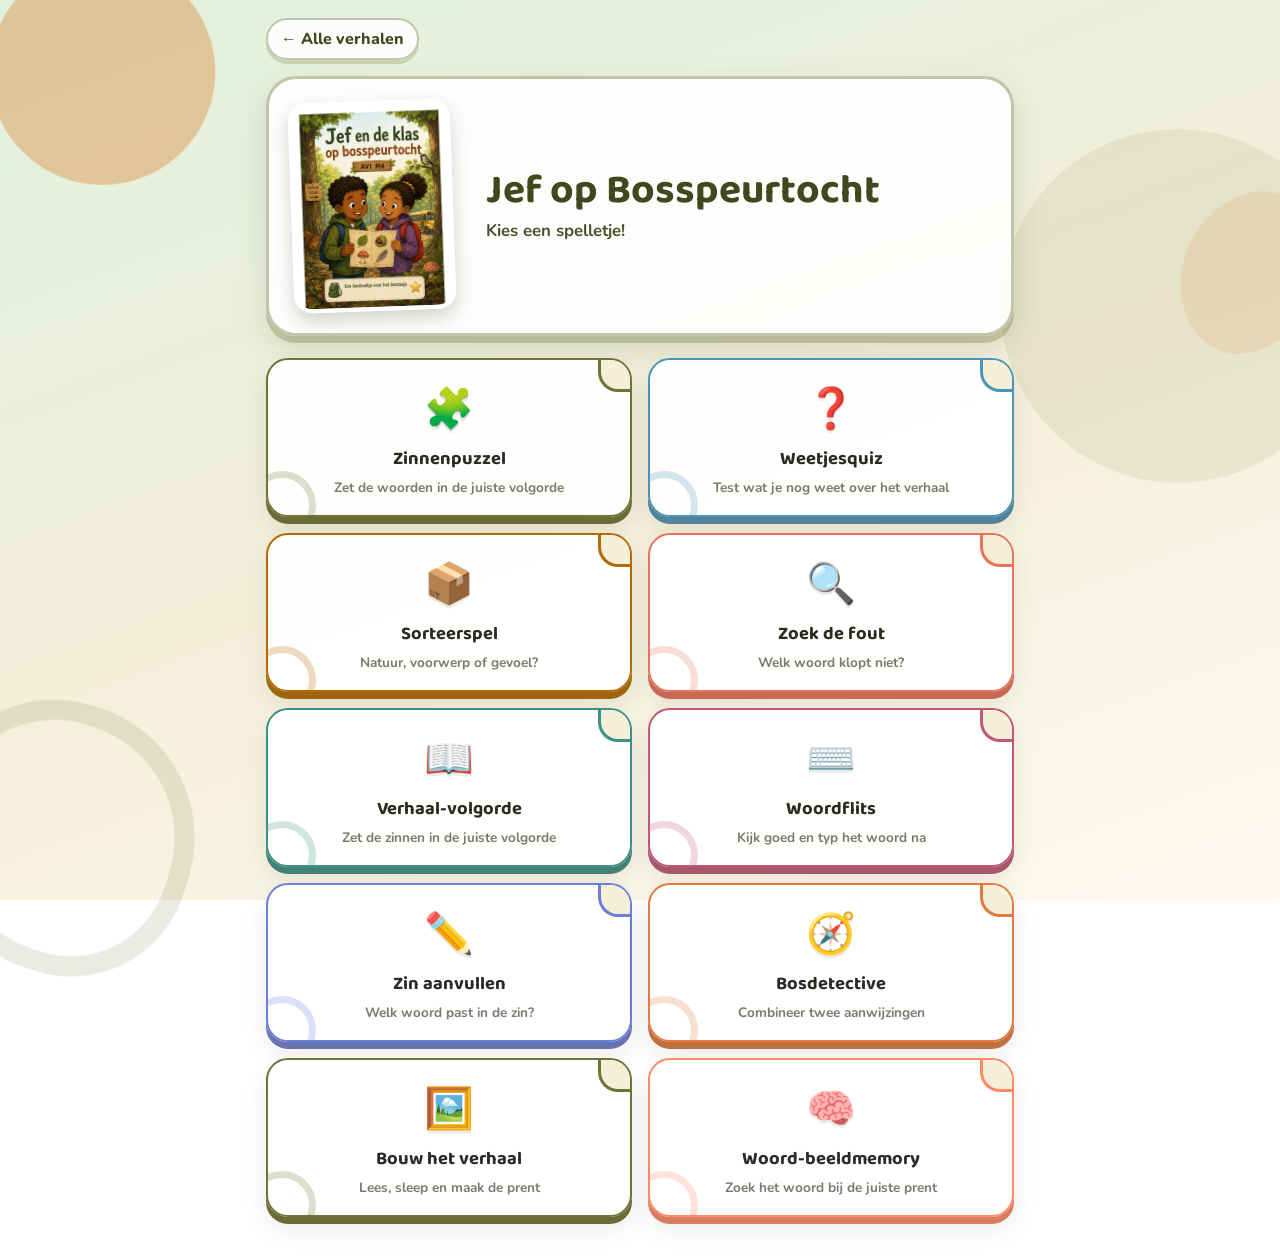
<file: spelletjes_jef_op_bosspeurtocht_M4.html>
<!DOCTYPE html>
<html lang="nl">
<head>
<meta charset="UTF-8">
<meta name="viewport" content="width=device-width, initial-scale=1.0, maximum-scale=1, user-scalable=no">
<title>Jef op Bosspeurtocht — Spelletjes</title>
<link rel="preconnect" href="https://fonts.googleapis.com">
<link href="https://fonts.googleapis.com/css2?family=Baloo+2:wght@500;700;800&family=Nunito:wght@500;700;800&display=swap" rel="stylesheet">
<style>
  :root{
    --cream:#FBF6EC;
    --cream-deep:#F3E9D4;
    --ink:#2B2B26;
    --green:#2E6F40;
    --green-deep:#1F5230;
    --gold:#E0A63E;
    --gold-deep:#B36B00;
    --coral:#E8735C;
    --mint:#4FAF7C;
    --sky:#4B93B8;
    --plum:#8B5FA8;
    --card-shadow: 0 6px 0 rgba(43,43,38,0.12);
  }
  *{box-sizing:border-box;}
  html,body{margin:0;padding:0;}
  body{
    background:var(--cream);
    font-family:'Nunito',sans-serif;
    color:var(--ink);
    min-height:100vh;
    overflow-x:hidden;
    touch-action:manipulation;
  }
  h1,h2,h3,.display{
    font-family:'Baloo 2',sans-serif;
  }
  @media (prefers-reduced-motion: reduce){
    *{animation-duration:0.001ms !important; transition-duration:0.001ms !important;}
  }

  /* ---------- layout scaffolding ---------- */
  .screen{
    display:none;
    min-height:100vh;
    padding:20px 16px 40px;
    max-width:720px;
    margin:0 auto;
    position:relative;
  }
  .screen.active{display:block;}

  .topbar{
    display:flex;
    align-items:center;
    gap:10px;
    margin-bottom:18px;
  }
  .back-btn{
    background:var(--cream-deep);
    border:none;
    width:46px;height:46px;
    border-radius:50%;
    font-size:22px;
    display:flex;align-items:center;justify-content:center;
    box-shadow:var(--card-shadow);
    cursor:pointer;
    color:var(--ink);
    flex-shrink:0;
  }
  .back-btn:active{transform:translateY(3px); box-shadow:none;}
  .topbar h2{margin:0; font-size:1.3rem; color:var(--green-deep);}

  /* ---------- hub ---------- */
  .hub-hero{
    text-align:center;
    padding:18px 10px 8px;
  }
  .hub-hero .mascot{font-size:52px; display:block; margin-bottom:4px;}
  .hub-hero h1{
    font-size:1.9rem;
    color:var(--green-deep);
    margin:0 0 4px;
  }
  .hub-hero p{
    margin:0;
    color:#6b6a5f;
    font-weight:700;
    font-size:1.05rem;
  }

  .card-grid{
    display:grid;
    grid-template-columns:1fr 1fr;
    gap:16px;
    margin-top:22px;
  }
  @media (max-width:480px){
    .card-grid{grid-template-columns:1fr;}
  }

  .game-card{
    --accent: var(--green);
    position:relative;
    background:#fff;
    border-radius:22px;
    padding:22px 16px 18px;
    text-align:center;
    cursor:pointer;
    border:3px solid var(--accent);
    box-shadow:0 7px 0 var(--accent);
    transition:transform .12s ease;
  }
  .game-card:active{transform:translateY(6px); box-shadow:0 1px 0 var(--accent);}
  .game-card .peel{
    position:absolute; top:-2px; right:-2px;
    width:34px; height:34px;
    background:var(--cream);
    border-left:3px solid var(--accent);
    border-bottom:3px solid var(--accent);
    border-radius:0 20px 0 20px;
  }
  .game-card .icon{font-size:40px; display:block; margin-bottom:8px;}
  .game-card h3{margin:0 0 4px; font-size:1.15rem; color:var(--ink);}
  .game-card p{margin:0; font-size:.85rem; color:#7a7a6e; font-weight:700;}
  .game-card.c1{--accent:var(--green);}
  .game-card.c2{--accent:var(--sky);}
  .game-card.c3{--accent:var(--gold-deep);}
  .game-card.c4{--accent:var(--coral);}
  .game-card.c5{--accent:#3D8F8A;}
  .game-card.c6{--accent:#C0577A;}
  .game-card.c7{--accent:#6B7FD7;}

  /* ---------- shared game bits ---------- */
  .prompt-box{
    background:#fff;
    border-radius:18px;
    padding:18px;
    box-shadow:var(--card-shadow);
    text-align:center;
    margin-bottom:20px;
  }
  .prompt-box .hint{font-weight:800; color:var(--gold-deep); font-size:1rem; margin-bottom:6px;}
  .prompt-box .big{font-size:1.3rem; font-weight:800;}

  .chip{
    display:inline-flex;
    align-items:center;
    justify-content:center;
    background:var(--cream-deep);
    border:2px solid #d8cca8;
    border-radius:14px;
    padding:10px 16px;
    margin:6px;
    font-weight:800;
    font-size:1.15rem;
    cursor:grab;
    user-select:none;
    -webkit-user-select:none;
    -webkit-touch-callout:none;
    touch-action:none;
    box-shadow:0 3px 0 #d8cca8;
    position:relative;
  }
  .chip.dragging{opacity:.35;}
  .chip.placed{background:var(--mint); border-color:var(--green-deep); color:#fff; box-shadow:0 3px 0 var(--green-deep);}
  .chip.ghost{
    position:fixed; z-index:50; pointer-events:none;
    background:var(--gold); color:#fff; border-color:var(--gold-deep);
    box-shadow:0 8px 14px rgba(0,0,0,.25);
  }

  .slot-row{
    display:flex; flex-wrap:wrap; justify-content:center;
    gap:8px; min-height:64px;
    background:var(--cream-deep);
    border-radius:16px;
    padding:12px;
    margin-bottom:18px;
  }
  .slot{
    width:78px; height:48px;
    border:3px dashed #c9bb92;
    border-radius:12px;
    display:flex; align-items:center; justify-content:center;
    background:rgba(255,255,255,.5);
  }
  .slot.filled{border-style:solid;}
  .slot.dropready{border-color:var(--green); background:#e4f4e9;}

  .slot-col{
    display:flex; flex-direction:column; gap:8px;
    background:var(--cream-deep);
    border-radius:16px;
    padding:12px;
    margin-bottom:18px;
  }
  .slot-wide{
    width:100%; height:auto; box-sizing:border-box;
    min-height:52px;
    border:3px dashed #c9bb92;
    border-radius:12px;
    display:flex; align-items:center;
    padding:0 12px;
    background:rgba(255,255,255,.5);
  }
  .slot-wide.filled{border-style:solid;}
  .slot-wide .num{
    font-family:'Baloo 2',sans-serif; font-weight:800; color:var(--gold-deep);
    margin-right:10px; flex-shrink:0;
  }
  .chip-sentence{
    display:flex; align-items:center;
    background:var(--cream-deep);
    border:2px solid #d8cca8;
    border-radius:14px;
    padding:12px 16px;
    margin:6px 0;
    font-weight:800;
    font-size:1.05rem;
    cursor:grab;
    user-select:none;
    -webkit-user-select:none;
    -webkit-touch-callout:none;
    touch-action:none;
    box-shadow:0 3px 0 #d8cca8;
    width:100%;
    min-width:0;
    box-sizing:border-box;
  }
  .slot-wide .chip-sentence{
    flex:1 1 auto;
    width:auto;
    min-width:0;
  }
  .chip-sentence.placed{background:var(--mint); border-color:var(--green-deep); color:#fff; box-shadow:0 3px 0 var(--green-deep);}
  .chip-sentence.order-wrong{background:#f7c9c3; border-color:#c85b4b; color:#7a241b; box-shadow:0 3px 0 #c85b4b;}
  .chip-sentence.dragging{opacity:.35;}
  .chip-sentence.ghost{
    position:fixed; z-index:50; pointer-events:none;
    background:var(--gold); color:#fff; border-color:var(--gold-deep);
    box-shadow:0 8px 14px rgba(0,0,0,.25);
  }

  .speed-row{display:flex; justify-content:center; gap:10px; margin:14px 0;}
  .speed-btn{
    font-family:'Baloo 2',sans-serif; font-weight:700; font-size:.95rem;
    border:3px solid #d8cca8; background:#fff; border-radius:14px;
    padding:8px 16px; cursor:pointer;
  }
  .speed-btn.active{background:#C0577A; border-color:#8f3d59; color:#fff;}

  .flash-stage{
    background:#fff; border-radius:22px; min-height:160px;
    display:flex; align-items:center; justify-content:center;
    box-shadow:var(--card-shadow); margin-bottom:16px;
  }
  .flash-word{
    font-family:'Baloo 2',sans-serif; font-weight:800; font-size:2.6rem;
    color:var(--green-deep); letter-spacing:2px;
  }
  .flash-timer{
    font-family:'Baloo 2',sans-serif; font-weight:700; font-size:1.1rem;
    color:var(--gold-deep);
  }
  .type-input{
    width:100%; box-sizing:border-box;
    font-family:'Baloo 2',sans-serif; font-size:1.6rem; text-align:center;
    padding:14px; border-radius:14px; border:3px solid #d8cca8;
    margin-bottom:14px; letter-spacing:2px;
  }
  .type-input.correct{border-color:var(--green-deep); background:#e4f4e9;}
  .type-input.wrong{border-color:#a8402c; background:#fdeae7;}

  .cloze-sentence{
    font-family:'Baloo 2',sans-serif; font-weight:700; font-size:1.3rem;
    text-align:center; line-height:1.6;
  }
  .cloze-blank{
    display:inline-block; min-width:90px;
    border-bottom:3px dashed var(--gold-deep);
    color:var(--gold-deep);
    padding:0 6px;
  }
  .cloze-blank.filled-good{border-bottom-style:solid; border-color:var(--green-deep); color:var(--green-deep);}
  .cloze-blank.filled-bad{border-bottom-style:solid; border-color:#a8402c; color:#a8402c;}
  .cloze-options{display:grid; gap:12px; margin-top:22px;}
  .cloze-opt{
    background:#fff; border:3px solid #d8cca8; border-radius:16px;
    padding:14px; font-family:'Baloo 2',sans-serif; font-weight:700; font-size:1.1rem;
    cursor:pointer; box-shadow:0 5px 0 #d8cca8;
  }
  .cloze-opt:active{transform:translateY(4px); box-shadow:none;}
  .cloze-opt.correct{background:var(--mint); border-color:var(--green-deep); color:#fff; box-shadow:0 5px 0 var(--green-deep);}
  .cloze-opt.wrong{background:var(--coral); border-color:#a8402c; color:#fff; box-shadow:0 5px 0 #a8402c;}

  .bank{
    display:flex; flex-wrap:wrap; justify-content:center;
    padding:10px 4px;
  }

  .action-row{display:flex; justify-content:center; gap:12px; margin-top:8px;}
  .btn{
    font-family:'Baloo 2',sans-serif;
    font-weight:700;
    font-size:1.05rem;
    border:none;
    border-radius:16px;
    padding:12px 22px;
    cursor:pointer;
    background:var(--green);
    color:#fff;
    box-shadow:0 5px 0 var(--green-deep);
  }
  .btn:active{transform:translateY(4px); box-shadow:none;}
  .btn.secondary{background:var(--cream-deep); color:var(--ink); box-shadow:0 5px 0 #d8cca8;}

  .feedback{
    text-align:center; font-weight:800; font-size:1.15rem;
    min-height:30px; margin-top:6px;
  }
  .feedback.good{color:var(--green-deep);}
  .feedback.bad{color:var(--coral);}

  .progress-dots{display:flex; justify-content:center; gap:8px; margin:14px 0;}
  .progress-dots span{width:10px;height:10px;border-radius:50%; background:#d8cca8;}
  .progress-dots span.done{background:var(--green);}
  .progress-dots span.current{background:var(--gold-deep);}

  /* quiz */
  .quiz-options{display:grid; gap:12px; margin-top:6px;}
  .quiz-opt{
    background:#fff; border:3px solid #d8cca8; border-radius:16px;
    padding:14px; font-family:'Baloo 2',sans-serif; font-weight:700; font-size:1.1rem;
    cursor:pointer; box-shadow:0 5px 0 #d8cca8; text-align:left;
  }
  .quiz-opt:active{transform:translateY(4px); box-shadow:none;}
  .quiz-opt.correct{background:var(--mint); border-color:var(--green-deep); color:#fff; box-shadow:0 5px 0 var(--green-deep);}
  .quiz-opt.wrong{background:var(--coral); border-color:#a8402c; color:#fff; box-shadow:0 5px 0 #a8402c;}

  /* sort */
  .sort-bins{display:flex; gap:14px; margin-bottom:18px;}
  .bin{
    flex:1; min-height:170px;
    border-radius:18px;
    border:3px solid var(--accent, var(--sky));
    background:#fff;
    padding:12px 6px;
    text-align:center;
  }
  .bin h4{margin:2px 0 10px; font-family:'Baloo 2',sans-serif; color:var(--accent, var(--sky)); font-size:.95rem; line-height:1.15;}
  .bin .bin-inner{display:flex; flex-wrap:wrap; justify-content:center; gap:6px; min-height:60px;}
  .bin.short{--accent:var(--sky);}
  .bin.long{--accent:var(--plum);}
  .bin.other{--accent:var(--gold-deep);}
  .bin.dropready{background:var(--cream-deep);}

  /* wrong-word game */
  .sentence-tap{
    display:flex; flex-wrap:wrap; justify-content:center; gap:8px;
    margin-top:10px;
  }
  .word-tap{
    background:#fff; border:2px solid #d8cca8; border-radius:12px;
    padding:9px 12px; font-weight:800; font-size:1.15rem; cursor:pointer;
  }
  .word-tap.wrong-hit{background:var(--coral); color:#fff; border-color:#a8402c;}
  .word-tap.miss{opacity:.4;}

  /* celebration */
  .confetti-piece{
    position:fixed; top:-10px; font-size:22px; z-index:80;
    animation:fall linear forwards;
  }
  @keyframes fall{
    to{ transform:translateY(105vh) rotate(300deg); opacity:.9;}
  }
  .end-card{
    text-align:center; background:#fff; border-radius:20px; padding:28px 18px;
    box-shadow:var(--card-shadow);
  }
  .end-card .stars{font-size:2.4rem; margin-bottom:6px;}
  .end-card h2{color:var(--green-deep); margin:4px 0;}
</style>
<link rel="stylesheet" href="storybook-theme.css?v=2">
</head>
<body data-story="jef-speurtocht">

<!-- ================= HUB ================= -->
<div id="hub" class="screen active">
  <a class="all-stories" href="index.html">← Alle verhalen</a>
  <div class="hub-hero">
    <span class="mascot">🦓</span>
    <h1>Jef op Bosspeurtocht</h1>
    <p>Kies een spelletje!</p>
  </div>

  <div class="card-grid">
    <div class="game-card c1" onclick="openGame('sentence')">
      <div class="peel"></div>
      <span class="icon">🧩</span>
      <h3>Zinnenpuzzel</h3>
      <p>Zet de woorden in de juiste volgorde</p>
    </div>
    <div class="game-card c2" onclick="openGame('quiz')">
      <div class="peel"></div>
      <span class="icon">❓</span>
      <h3>Weetjesquiz</h3>
      <p>Test wat je nog weet over het verhaal</p>
    </div>
    <div class="game-card c3" onclick="openGame('sort')">
      <div class="peel"></div>
      <span class="icon">📦</span>
      <h3>Sorteerspel</h3>
      <p>Natuur, voorwerp of gevoel?</p>
    </div>
    <div class="game-card c4" onclick="openGame('wrong')">
      <div class="peel"></div>
      <span class="icon">🔍</span>
      <h3>Zoek de fout</h3>
      <p>Welk woord klopt niet?</p>
    </div>
    <div class="game-card c5" onclick="openGame('order')">
      <div class="peel"></div>
      <span class="icon">📖</span>
      <h3>Verhaal-volgorde</h3>
      <p>Zet de zinnen in de juiste volgorde</p>
    </div>
    <div class="game-card c6" onclick="openGame('type')">
      <div class="peel"></div>
      <span class="icon">⌨️</span>
      <h3>Woordflits</h3>
      <p>Kijk goed en typ het woord na</p>
    </div>
    <div class="game-card c7" onclick="openGame('cloze')">
      <div class="peel"></div>
      <span class="icon">✏️</span>
      <h3>Zin aanvullen</h3>
      <p>Welk woord past in de zin?</p>
    </div>
  </div>
</div>

<!-- ================= GAME: ZINNENPUZZEL ================= -->
<div id="game-sentence" class="screen">
  <div class="topbar">
    <button class="back-btn" onclick="goHub()">←</button>
    <h2>🧩 Zinnenpuzzel</h2>
  </div>
  <div class="progress-dots" id="sentence-dots"></div>
  <div class="prompt-box">
    <div class="hint">Zet de woorden in de juiste volgorde</div>
  </div>
  <div class="slot-row" id="sentence-slots"></div>
  <div class="bank" id="sentence-bank"></div>
  <div class="feedback" id="sentence-feedback"></div>
  <div class="action-row">
    <button class="btn secondary" onclick="resetSentence()">Opnieuw</button>
  </div>
</div>

<!-- ================= GAME: QUIZ ================= -->
<div id="game-quiz" class="screen">
  <div class="topbar">
    <button class="back-btn" onclick="goHub()">←</button>
    <h2>❓ Weetjesquiz</h2>
  </div>
  <div class="progress-dots" id="quiz-dots"></div>
  <div id="quiz-body"></div>
</div>

<!-- ================= GAME: SORTEERSPEL ================= -->
<div id="game-sort" class="screen">
  <div class="topbar">
    <button class="back-btn" onclick="goHub()">←</button>
    <h2>📦 Sorteerspel</h2>
  </div>
  <div class="prompt-box">
    <div class="hint">Sleep elk woord naar de juiste doos</div>
  </div>
  <div class="sort-bins">
    <div class="bin short" id="bin-natuur"><h4>NATUUR</h4><div class="bin-inner" id="bin-natuur-inner"></div></div>
    <div class="bin long" id="bin-voorwerp"><h4>VOOR-<br>WERP</h4><div class="bin-inner" id="bin-voorwerp-inner"></div></div>
    <div class="bin other" id="bin-gevoel"><h4>GEVOEL</h4><div class="bin-inner" id="bin-gevoel-inner"></div></div>
  </div>
  <div class="bank" id="sort-bank"></div>
  <div class="feedback" id="sort-feedback"></div>
  <div class="action-row">
    <button class="btn secondary" onclick="resetSort()">Opnieuw</button>
  </div>
</div>

<!-- ================= GAME: ZOEK DE FOUT ================= -->
<div id="game-wrong" class="screen">
  <div class="topbar">
    <button class="back-btn" onclick="goHub()">←</button>
    <h2>🔍 Zoek de fout</h2>
  </div>
  <div class="progress-dots" id="wrong-dots"></div>
  <div class="prompt-box">
    <div class="hint">Tik op het woord dat niet klopt met het verhaal</div>
  </div>
  <div class="sentence-tap" id="wrong-sentence"></div>
  <div class="feedback" id="wrong-feedback"></div>
</div>

<!-- ================= GAME: VERHAAL-VOLGORDE ================= -->
<div id="game-order" class="screen">
  <div class="topbar">
    <button class="back-btn" onclick="goHub()">←</button>
    <h2>📖 Verhaal-volgorde</h2>
  </div>
  <div class="prompt-box">
    <div class="hint">Sleep de zinnen in de volgorde van het verhaal</div>
  </div>
  <div class="slot-col" id="order-slots"></div>
  <div class="bank" id="order-bank"></div>
  <div class="feedback" id="order-feedback"></div>
  <div class="action-row">
    <button class="btn secondary" onclick="resetOrder()">Opnieuw</button>
  </div>
</div>

<!-- ================= GAME: WOORDFLITS ================= -->
<div id="game-type" class="screen">
  <div class="topbar">
    <button class="back-btn" onclick="goHub()">←</button>
    <h2>⌨️ Woordflits</h2>
  </div>
  <div class="progress-dots" id="type-dots"></div>
  <div id="type-body"></div>
</div>

<!-- ================= GAME: ZIN AANVULLEN ================= -->
<div id="game-cloze" class="screen">
  <div class="topbar">
    <button class="back-btn" onclick="goHub()">←</button>
    <h2>✏️ Zin aanvullen</h2>
  </div>
  <div class="progress-dots" id="cloze-dots"></div>
  <div id="cloze-body"></div>
</div>

<script>
/* ============ shared helpers ============ */
function goHub(){
  document.querySelectorAll('.screen').forEach(s=>s.classList.remove('active'));
  document.getElementById('hub').classList.add('active');
}
function openGame(name){
  document.querySelectorAll('.screen').forEach(s=>s.classList.remove('active'));
  document.getElementById('game-'+name).classList.add('active');
  if(name==='sentence') initSentence();
  if(name==='quiz') initQuiz();
  if(name==='sort') initSort();
  if(name==='wrong') initWrong();
  if(name==='order') initOrder();
  if(name==='type') initType();
  if(name==='cloze') initCloze();
}
function shuffle(arr){
  const a=arr.slice();
  for(let i=a.length-1;i>0;i--){
    const j=Math.floor(Math.random()*(i+1));
    [a[i],a[j]]=[a[j],a[i]];
  }
  return a;
}
function celebrate(container){
  const emojis=['🎉','⭐','🦓','✨'];
  for(let i=0;i<16;i++){
    const s=document.createElement('span');
    s.className='confetti-piece';
    s.textContent=emojis[Math.floor(Math.random()*emojis.length)];
    s.style.left=Math.random()*100+'vw';
    s.style.animationDuration=(1.6+Math.random()*1.2)+'s';
    s.style.fontSize=(16+Math.random()*14)+'px';
    document.body.appendChild(s);
    setTimeout(()=>s.remove(),3000);
  }
}
function renderDots(id,total,currentIndex){
  const el=document.getElementById(id);
  el.innerHTML='';
  for(let i=0;i<total;i++){
    const d=document.createElement('span');
    if(i<currentIndex) d.className='done';
    else if(i===currentIndex) d.className='current';
    el.appendChild(d);
  }
}

/* ============ pointer-based drag helper ============ */
function makeDraggable(chip, onDrop){
  let startX, startY, ghost=null, originParent, originNext;
  chip.addEventListener('pointerdown', e=>{
    if(chip.classList.contains('placed') && chip.dataset.locked==='1') return;
    e.preventDefault();
    try{ chip.setPointerCapture(e.pointerId); }catch(err){}
    const rect=chip.getBoundingClientRect();
    startX=e.clientX; startY=e.clientY;
    originParent=chip.parentElement; originNext=chip.nextSibling;
    ghost=chip.cloneNode(true);
    ghost.classList.add('ghost');
    ghost.style.width=rect.width+'px';
    ghost.style.left=rect.left+'px';
    ghost.style.top=rect.top+'px';
    document.body.appendChild(ghost);
    chip.classList.add('dragging');

    function move(ev){
      const dx=ev.clientX-startX, dy=ev.clientY-startY;
      ghost.style.left=(rect.left+dx)+'px';
      ghost.style.top=(rect.top+dy)+'px';
      const cx=rect.left+dx+rect.width/2, cy=rect.top+dy+rect.height/2;
      document.querySelectorAll('.slot,.bin').forEach(z=>{
        const zr=z.getBoundingClientRect();
        const inside = cx>=zr.left && cx<=zr.right && cy>=zr.top && cy<=zr.bottom;
        z.classList.toggle('dropready', inside);
      });
    }
    function up(ev){
      document.removeEventListener('pointermove',move);
      document.removeEventListener('pointerup',up);
      chip.classList.remove('dragging');
      const dx=ev.clientX-startX, dy=ev.clientY-startY;
      const cx=rect.left+dx+rect.width/2, cy=rect.top+dy+rect.height/2;
      ghost.remove();
      let target=null;
      document.querySelectorAll('.slot,.bin').forEach(z=>{
        const zr=z.getBoundingClientRect();
        z.classList.remove('dropready');
        const inside = cx>=zr.left && cx<=zr.right && cy>=zr.top && cy<=zr.bottom;
        if(inside) target=z;
      });
      onDrop(chip, target, originParent, originNext);
    }
    document.addEventListener('pointermove',move);
    document.addEventListener('pointerup',up);
  });
}

/* ============ GAME 1: ZINNENPUZZEL ============ */
const sentences = [
  "Juf deelt kaartjes uit.",
  "Zoë vindt een kastanje.",
  "Jef zoekt een blad.",
  "Ze fluiten drie keer.",
  "Jef vindt een veertje."
];
let sIndex=0;

function initSentence(){ sIndex=0; loadSentence(); }
function loadSentence(){
  document.getElementById('sentence-feedback').textContent='';
  renderDots('sentence-dots', sentences.length, sIndex);
  const words = sentences[sIndex].replace('.','').split(' ');
  const slotRow=document.getElementById('sentence-slots');
  const bank=document.getElementById('sentence-bank');
  slotRow.innerHTML=''; bank.innerHTML='';
  words.forEach(()=>{
    const slot=document.createElement('div');
    slot.className='slot';
    slotRow.appendChild(slot);
  });
  shuffle(words).forEach(w=>{
    const chip=document.createElement('div');
    chip.className='chip';
    chip.textContent=w;
    bank.appendChild(chip);
    makeDraggable(chip, handleSentenceDrop);
  });
}
function handleSentenceDrop(chip, target, originParent, originNext){
  if(target && target.classList.contains('slot') && !target.firstChild){
    target.appendChild(chip);
    target.classList.add('filled');
    chip.classList.add('placed');
  } else if(target && target.classList.contains('slot') && target.firstChild){
    originParent.insertBefore(chip, originNext);
  } else if(!target){
    document.getElementById('sentence-bank').appendChild(chip);
    chip.classList.remove('placed');
  } else {
    originParent.insertBefore(chip, originNext);
  }
  if(originParent.classList && originParent.classList.contains('slot')){
    originParent.classList.toggle('filled', !!originParent.firstChild);
  }
  checkSentence();
}
function checkSentence(){
  const slots=[...document.querySelectorAll('#sentence-slots .slot')];
  if(slots.some(s=>!s.firstChild)) return;
  const attempt=slots.map(s=>s.firstChild.textContent).join(' ')+'.';
  const fb=document.getElementById('sentence-feedback');
  if(attempt===sentences[sIndex]){
    fb.textContent='Goed zo! 🎉';
    fb.className='feedback good';
    celebrate();
    slots.forEach(s=>s.firstChild.dataset.locked='1');
    setTimeout(()=>{
      sIndex++;
      if(sIndex<sentences.length){ loadSentence(); }
      else { fb.textContent='Alle zinnen gelukt! Je bent een echte leesheld! 🦓⭐'; renderDots('sentence-dots', sentences.length, sentences.length);}
    },1100);
  } else {
    fb.textContent='Bijna! Probeer de woorden te verschuiven.';
    fb.className='feedback bad';
  }
}
function resetSentence(){ loadSentence(); }

/* ============ GAME 2: QUIZ ============ */
const quiz = [
  {q:"Wat moeten Jef en Zoë zoeken?", opts:["Vier symbolen","Een schat","Een hond"], a:0},
  {q:"Wat vindt Zoë als eerste?", opts:["Een paddenstoel","Een kastanje","Een blad"], a:1},
  {q:"Wat doen Jef en Zoë als ze de klas kwijt zijn?", opts:["Huilen","Roepen om hulp","Fluiten"], a:2},
  {q:"Waar vindt Jef het vogelveertje?", opts:["Onder een eik","In de rivier","Op de bus"], a:0},
  {q:"Wat krijgt elk team als verrassing?", opts:["Snoep","Een gouden ster","Een medaille"], a:1},
];
let qIndex=0, qScore=0;

function initQuiz(){ qIndex=0; qScore=0; loadQuiz(); }
function loadQuiz(){
  renderDots('quiz-dots', quiz.length, qIndex);
  const body=document.getElementById('quiz-body');
  if(qIndex>=quiz.length){
    const stars = qScore>=5?'⭐⭐⭐': qScore>=3?'⭐⭐':'⭐';
    body.innerHTML=`<div class="end-card">
      <div class="stars">${stars}</div>
      <h2>Je haalde ${qScore} van de ${quiz.length}!</h2>
      <p>${qScore===quiz.length?'Wauw, jij kent dit verhaal helemaal!':'Goed gedaan! Lees het verhaal nog eens en probeer opnieuw.'}</p>
      <div class="action-row"><button class="btn" onclick="initQuiz()">Nog eens</button></div>
    </div>`;
    if(qScore===quiz.length) celebrate();
    return;
  }
  const item=quiz[qIndex];
  body.innerHTML = `<div class="prompt-box"><div class="big">${item.q}</div></div>
    <div class="quiz-options" id="quiz-options"></div>`;
  const optsEl=document.getElementById('quiz-options');
  item.opts.forEach((opt,i)=>{
    const b=document.createElement('button');
    b.className='quiz-opt';
    b.textContent=opt;
    b.onclick=()=>answerQuiz(i,b);
    optsEl.appendChild(b);
  });
}
function answerQuiz(i, btn){
  const item=quiz[qIndex];
  const allBtns=[...document.querySelectorAll('.quiz-opt')];
  allBtns.forEach(b=>b.onclick=null);
  if(i===item.a){
    btn.classList.add('correct');
    qScore++;
    celebrate();
  } else {
    btn.classList.add('wrong');
    allBtns[item.a].classList.add('correct');
  }
  setTimeout(()=>{ qIndex++; loadQuiz(); }, 1000);
}

/* ============ GAME 3: SORTEERSPEL (natuur / voorwerp / gevoel) ============ */
const sortWords = [
  {w:"KASTANJE", cat:"natuur"},
  {w:"MOS", cat:"natuur"},
  {w:"VEERTJE", cat:"natuur"},
  {w:"FLUITJE", cat:"voorwerp"},
  {w:"RUGZAK", cat:"voorwerp"},
  {w:"KAARTJE", cat:"voorwerp"},
  {w:"BLIJ", cat:"gevoel"},
  {w:"BANG", cat:"gevoel"},
  {w:"TROTS", cat:"gevoel"},
];
let sortRemaining=0;

function initSort(){
  document.getElementById('sort-feedback').textContent='';
  document.getElementById('bin-natuur-inner').innerHTML='';
  document.getElementById('bin-voorwerp-inner').innerHTML='';
  document.getElementById('bin-gevoel-inner').innerHTML='';
  const bank=document.getElementById('sort-bank');
  bank.innerHTML='';
  sortRemaining=sortWords.length;
  shuffle(sortWords).forEach(item=>{
    const chip=document.createElement('div');
    chip.className='chip';
    chip.textContent=item.w;
    chip.dataset.cat = item.cat;
    bank.appendChild(chip);
    makeDraggable(chip, handleSortDrop);
  });
}
function handleSortDrop(chip, target, originParent, originNext){
  const fb=document.getElementById('sort-feedback');
  const binMap = {'bin-natuur':'natuur', 'bin-voorwerp':'voorwerp', 'bin-gevoel':'gevoel'};
  if(target && binMap[target.id]){
    const wantCat = binMap[target.id];
    const isCat = chip.dataset.cat;
    if(wantCat===isCat){
      target.querySelector('.bin-inner').appendChild(chip);
      chip.classList.add('placed');
      chip.dataset.locked='1';
      sortRemaining--;
      fb.textContent='Juist! 👍';
      fb.className='feedback good';
      if(sortRemaining===0){
        fb.textContent='Helemaal gesorteerd! Goed gedaan! 🎉';
        celebrate();
      }
    } else {
      fb.textContent='Niet helemaal — denk aan het verhaal!';
      fb.className='feedback bad';
      originParent.insertBefore(chip, originNext);
    }
  } else {
    originParent.insertBefore(chip, originNext);
  }
}
function resetSort(){ initSort(); }

/* ============ GAME 4: ZOEK DE FOUT ============ */
const wrongSet = [
  {words:["Juf","deelt","ballonnen","uit."], wrong:2},
  {words:["Jef","vindt","als","eerste","een","kastanje."], wrong:0},
  {words:["Ze","zingen","drie","keer","hard."], wrong:1},
  {words:["Jef","vindt","het","veertje","onder","een","steen."], wrong:6},
  {words:["Elk","team","krijgt","een","zilveren","ster."], wrong:4},
];
let wIndex=0;

function initWrong(){ wIndex=0; loadWrong(); }
function loadWrong(){
  document.getElementById('wrong-feedback').textContent='';
  renderDots('wrong-dots', wrongSet.length, wIndex);
  const el=document.getElementById('wrong-sentence');
  el.innerHTML='';
  if(wIndex>=wrongSet.length){
    el.innerHTML=`<div class="end-card">
      <div class="stars">🦓🎉</div>
      <h2>Je hebt alle foutjes gevonden!</h2>
      <div class="action-row"><button class="btn" onclick="initWrong()">Nog eens</button></div>
    </div>`;
    celebrate();
    return;
  }
  const item=wrongSet[wIndex];
  item.words.forEach((w,i)=>{
    const span=document.createElement('div');
    span.className='word-tap';
    span.textContent=w;
    span.onclick=()=>checkWrong(i,item,span);
    el.appendChild(span);
  });
}
function checkWrong(i,item,span){
  const fb=document.getElementById('wrong-feedback');
  const allSpans=[...document.querySelectorAll('.word-tap')];
  if(i===item.wrong){
    span.classList.add('wrong-hit');
    allSpans.forEach(s=>{ if(s!==span) s.classList.add('miss'); s.onclick=null; });
    fb.textContent='Gevonden! 🎉';
    fb.className='feedback good';
    celebrate();
    setTimeout(()=>{ wIndex++; loadWrong(); }, 1100);
  } else {
    fb.textContent='Nog niet helemaal — probeer een ander woord.';
    fb.className='feedback bad';
  }
}

/* ============ GAME 5: VERHAAL-VOLGORDE ============ */
const storyOrder = [
  "Juf deelt kaartjes uit met symbolen.",
  "Zoë vindt een gestreepte kastanje.",
  "Jef en Zoë raken de klas kwijt.",
  "Ze fluiten om de klas terug te vinden.",
  "Jef vindt het vogelveertje onder een eik."
];

function initOrder(){
  document.getElementById('order-feedback').textContent='';
  const slotCol=document.getElementById('order-slots');
  const bank=document.getElementById('order-bank');
  slotCol.innerHTML=''; bank.innerHTML='';
  storyOrder.forEach((_,i)=>{
    const slot=document.createElement('div');
    slot.className='slot slot-wide';
    slot.innerHTML=`<span class="num">${i+1}.</span>`;
    slotCol.appendChild(slot);
  });
  shuffle(storyOrder).forEach(s=>{
    const chip=document.createElement('div');
    chip.className='chip-sentence';
    chip.textContent=s;
    bank.appendChild(chip);
    makeDraggable(chip, handleOrderDrop);
  });
}
function handleOrderDrop(chip, target, originParent, originNext){
  document.querySelectorAll('#order-slots .chip-sentence').forEach(c=>c.classList.remove('order-wrong'));
  document.getElementById('order-feedback').textContent='';
  if(target && target.classList.contains('slot-wide')){
    const other=target.querySelector('.chip-sentence');
    if(other && other!==chip){
      if(originParent.classList.contains('slot-wide')) originParent.appendChild(other);
      else document.getElementById('order-bank').appendChild(other);
      other.classList.toggle('placed', other.parentElement.classList.contains('slot-wide'));
    }
    target.appendChild(chip);
    target.classList.add('filled');
    chip.classList.add('placed');
  } else if(!target){
    document.getElementById('order-bank').appendChild(chip);
    chip.classList.remove('placed');
  } else {
    originParent.insertBefore(chip, originNext);
  }
  if(originParent.classList && originParent.classList.contains('slot-wide')){
    originParent.classList.toggle('filled', originParent.children.length>1);
  }
  checkOrder();
}
function checkOrder(){
  const slots=[...document.querySelectorAll('#order-slots .slot-wide')];
  if(slots.some(s=>s.children.length<2)) return;
  const attempt=slots.map(s=>s.querySelector('.chip-sentence').textContent);
  const fb=document.getElementById('order-feedback');
  const isCorrect = attempt.every((s,i)=>s===storyOrder[i]);
  if(isCorrect){
    fb.textContent='Helemaal juist! Jij kent het verhaal goed! 🎉';
    fb.className='feedback good';
    celebrate();
  } else {
    slots.forEach((slot,i)=>{
      slot.querySelector('.chip-sentence').classList.toggle('order-wrong', attempt[i]!==storyOrder[i]);
    });
    fb.textContent='Bijna! Denk na: wat gebeurde eerst in het verhaal?';
    fb.className='feedback bad';
  }
}
function resetOrder(){
  const wrong=[...document.querySelectorAll('#order-slots .chip-sentence.order-wrong')];
  if(!wrong.length){ initOrder(); return; }
  const bank=document.getElementById('order-bank');
  wrong.forEach(chip=>{
    const slot=chip.parentElement;
    chip.classList.remove('placed','order-wrong');
    bank.appendChild(chip);
    slot.classList.remove('filled');
  });
  document.getElementById('order-feedback').textContent='De juiste zinnen blijven staan. Probeer de andere opnieuw.';
}

/* ============ GAME 6: WOORDFLITS ============ */
const flashWords = ["KASTANJE","VEERTJE","FLUITJE","BOS","EIK","MOS"];
let flashIndex=0, flashScore=0, flashSeconds=6, flashTimerHandle=null;

function initType(){
  flashIndex=0; flashScore=0;
  showSpeedPicker();
}
function showSpeedPicker(){
  const body=document.getElementById('type-body');
  document.getElementById('type-dots').innerHTML='';
  body.innerHTML = `
    <div class="prompt-box">
      <div class="hint">Hoe lang mag je het woord zien?</div>
    </div>
    <div class="speed-row" id="speed-row"></div>
    <div class="action-row"><button class="btn" onclick="startFlash()">Start!</button></div>
  `;
  const row=document.getElementById('speed-row');
  [3,6,10].forEach(sec=>{
    const b=document.createElement('button');
    b.className='speed-btn'+(sec===flashSeconds?' active':'');
    b.textContent=sec+' sec';
    b.onclick=()=>{
      flashSeconds=sec;
      [...row.children].forEach(c=>c.classList.remove('active'));
      b.classList.add('active');
    };
    row.appendChild(b);
  });
}
function startFlash(){
  flashIndex=0; flashScore=0;
  loadFlash();
}
function loadFlash(){
  renderDots('type-dots', flashWords.length, flashIndex);
  const body=document.getElementById('type-body');
  if(flashIndex>=flashWords.length){
    const stars = flashScore>=6?'⭐⭐⭐': flashScore>=4?'⭐⭐':'⭐';
    body.innerHTML=`<div class="end-card">
      <div class="stars">${stars}</div>
      <h2>Je typte ${flashScore} van de ${flashWords.length} goed!</h2>
      <div class="action-row"><button class="btn" onclick="initType()">Nog eens</button></div>
    </div>`;
    if(flashScore===flashWords.length) celebrate();
    return;
  }
  const word=flashWords[flashIndex];
  body.innerHTML = `
    <div class="flash-stage"><div class="flash-word" id="flash-word">${word}</div></div>
    <div style="text-align:center" class="flash-timer" id="flash-timer">${flashSeconds}</div>
  `;
  let remaining=flashSeconds;
  clearInterval(flashTimerHandle);
  flashTimerHandle=setInterval(()=>{
    remaining--;
    const t=document.getElementById('flash-timer');
    if(t) t.textContent=remaining;
    if(remaining<=0){
      clearInterval(flashTimerHandle);
      showTypeInput(word);
    }
  },1000);
}
function showTypeInput(word){
  const body=document.getElementById('type-body');
  body.innerHTML = `
    <div class="prompt-box"><div class="hint">Typ het woord dat je zag:</div></div>
    <input type="text" class="type-input" id="type-field" autocomplete="off" autocorrect="off" autocapitalize="off" spellcheck="false">
    <div class="action-row"><button class="btn" onclick="checkFlash('${word}')">Controleer</button></div>
    <div class="feedback" id="type-feedback"></div>
  `;
  const field=document.getElementById('type-field');
  field.focus();
  field.addEventListener('keydown', e=>{ if(e.key==='Enter') checkFlash(word); });
}
function checkFlash(word){
  const field=document.getElementById('type-field');
  const fb=document.getElementById('type-feedback');
  const val=field.value.trim().toUpperCase();
  if(val===word){
    field.classList.add('correct');
    fb.textContent='Juist! 🎉';
    fb.className='feedback good';
    flashScore++;
    celebrate();
  } else {
    field.classList.add('wrong');
    fb.textContent='Het woord was: '+word;
    fb.className='feedback bad';
  }
  field.disabled=true;
  setTimeout(()=>{ flashIndex++; loadFlash(); }, 1400);
}

/* ============ GAME 7: ZIN AANVULLEN ============ */
const clozeItems = [
  {before:"Juf deelt een ", after:" uit met symbolen.", options:["kaartje","ballon","boek"], answer:"kaartje"},
  {before:"Zoë vindt een gestreepte ", after:".", options:["kastanje","appel","steen"], answer:"kastanje"},
  {before:"Ze ", after:" drie keer hard om de klas te vinden.", options:["fluiten","zingen","roepen"], answer:"fluiten"},
  {before:"Jef vindt het vogelveertje onder een ", after:".", options:["eik","steen","bank"], answer:"eik"},
  {before:"Elk team krijgt een gouden ", after:" als verrassing.", options:["ster","medaille","snoep"], answer:"ster"},
];
let clozeIndex=0, clozeScore=0;

function initCloze(){ clozeIndex=0; clozeScore=0; loadCloze(); }
function loadCloze(){
  renderDots('cloze-dots', clozeItems.length, clozeIndex);
  const body=document.getElementById('cloze-body');
  if(clozeIndex>=clozeItems.length){
    const stars = clozeScore>=5?'⭐⭐⭐': clozeScore>=3?'⭐⭐':'⭐';
    body.innerHTML=`<div class="end-card">
      <div class="stars">${stars}</div>
      <h2>Je vulde ${clozeScore} van de ${clozeItems.length} goed in!</h2>
      <div class="action-row"><button class="btn" onclick="initCloze()">Nog eens</button></div>
    </div>`;
    if(clozeScore===clozeItems.length) celebrate();
    return;
  }
  const item=clozeItems[clozeIndex];
  body.innerHTML = `
    <div class="prompt-box">
      <div class="cloze-sentence">${item.before}<span class="cloze-blank" id="cloze-blank">?</span>${item.after}</div>
    </div>
    <div class="cloze-options" id="cloze-options"></div>
  `;
  const optsEl=document.getElementById('cloze-options');
  shuffle(item.options).forEach(opt=>{
    const b=document.createElement('button');
    b.className='cloze-opt';
    b.textContent=opt;
    b.onclick=()=>answerCloze(opt,item,b);
    optsEl.appendChild(b);
  });
}
function answerCloze(opt,item,btn){
  const allBtns=[...document.querySelectorAll('.cloze-opt')];
  allBtns.forEach(b=>b.onclick=null);
  const blank=document.getElementById('cloze-blank');
  blank.textContent=opt;
  if(opt===item.answer){
    btn.classList.add('correct');
    blank.classList.add('filled-good');
    clozeScore++;
    celebrate();
  } else {
    btn.classList.add('wrong');
    blank.classList.add('filled-bad');
    allBtns.find(b=>b.textContent===item.answer).classList.add('correct');
  }
  setTimeout(()=>{ clozeIndex++; loadCloze(); }, 1200);
}
</script>
<script>
window.BONUS_MISSION={icon:"🧭",cardTitle:"Bosdetective",cardText:"Combineer twee aanwijzingen",title:"De geheime bosroute",image:"assets/games/jef-bosspeurtocht-missie.webp",alt:"Jef en zijn klas onderzoeken een bosroute",tasks:[
{target:"kaart",text:"Vind wat Jef nodig heeft om de route te volgen.",hint:"Het ligt op de grond en toont vier bosvondsten.",x:15,y:69,w:27,h:29},
{target:"symbool",text:"Zoek het teken dat bij de eik hoort.",hint:"Het is in een dikke boom gekerfd.",x:80,y:8,w:14,h:38},
{target:"kastanje",text:"Vind de vrucht met een stekelige bolster.",hint:"Kijk onderaan naast de kaart.",x:38,y:68,w:14,h:17},
{target:"veer",text:"Zoek wat ooit bij een vogel hoorde.",hint:"Het ligt vooraan op de grond.",x:43,y:79,w:16,h:18},
{target:"fluit",text:"Vind waarmee de juf een luid signaal kan geven.",hint:"Het is klein, zilver en ligt onderaan.",x:57,y:82,w:10,h:13},
{target:"brug",text:"Waar kunnen de kinderen boven het water oversteken?",hint:"Kijk achteraan tussen de bomen.",x:57,y:14,w:30,h:32},
{target:"rugzak",text:"Vind wat je op je rug draagt en nu bij de boom staat.",hint:"Kijk rechts van het touw.",x:69,y:55,w:15,h:27},
{target:"pijl",text:"Welk teken toont waar de route verdergaat?",hint:"Kijk helemaal rechts.",x:84,y:62,w:14,h:24}
]};
</script><script src="bonus-missie.js?v=2"></script>
<script src="wrong-game-helper.js"></script>
<script src="story-builder.js?v=23"></script>
<script src="memory-game.js?v=7"></script>
<script src="sentence-puzzle-helper.js"></script>
</body>
</html>
</file>
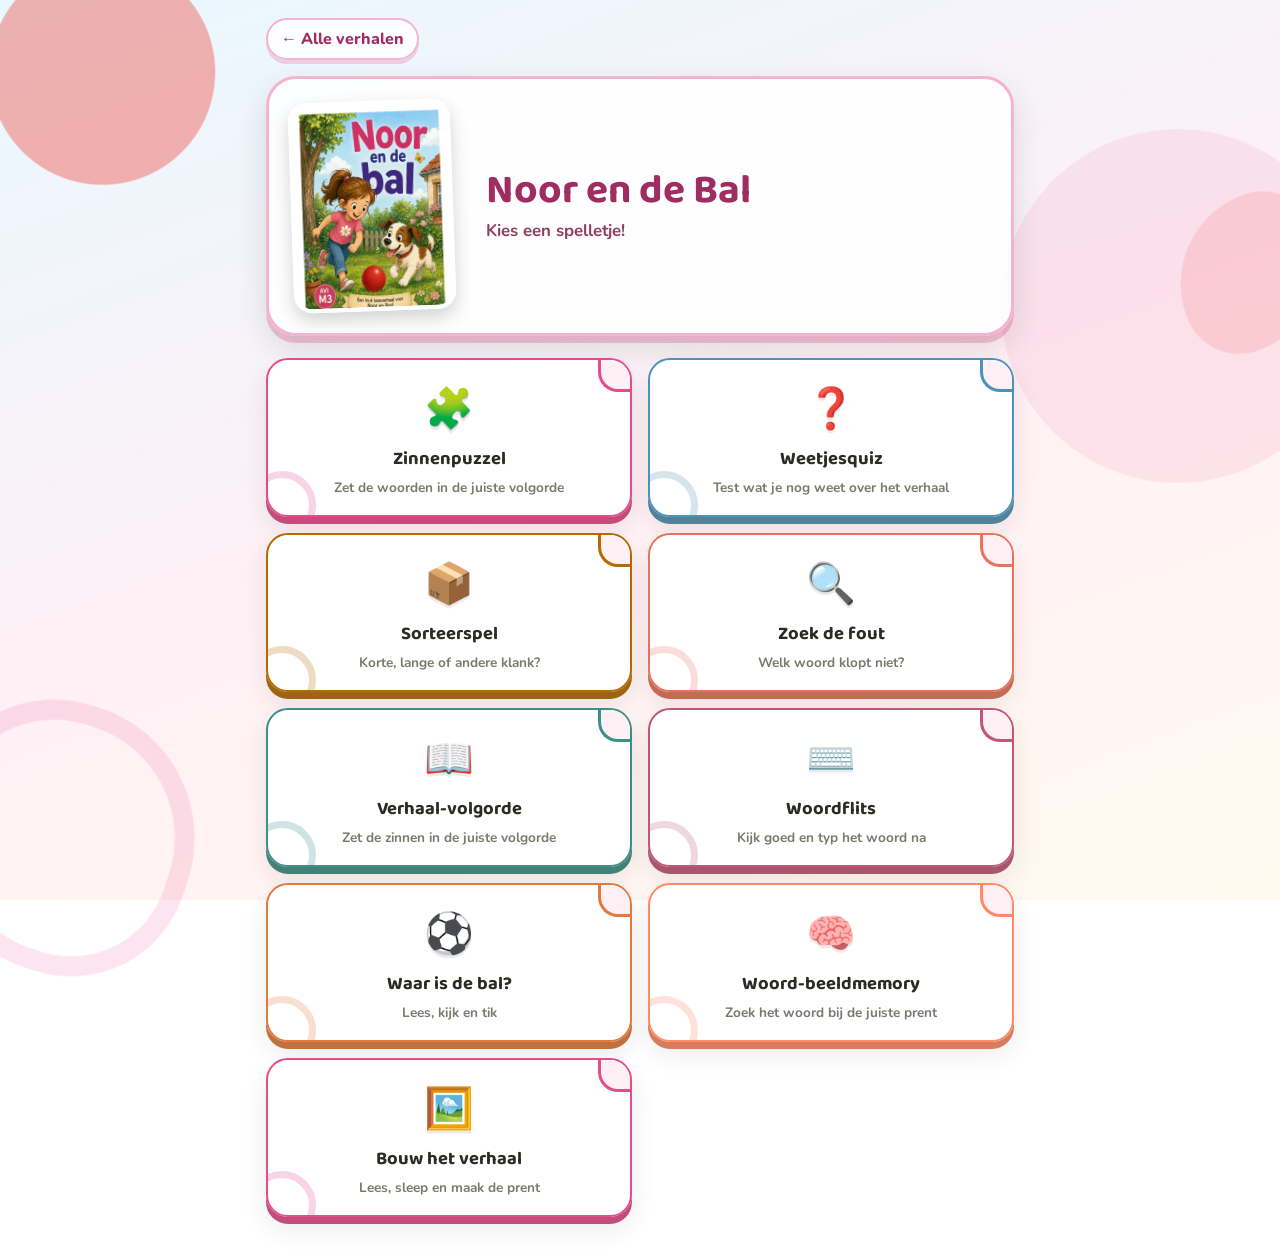
<file: spelletjes_noor_en_de_bal_M3.html>
<!DOCTYPE html>
<html lang="nl">
<head>
<meta charset="UTF-8">
<meta name="viewport" content="width=device-width, initial-scale=1.0, maximum-scale=1, user-scalable=no">
<title>Noor en de Bal — Spelletjes</title>
<link rel="preconnect" href="https://fonts.googleapis.com">
<link href="https://fonts.googleapis.com/css2?family=Baloo+2:wght@500;700;800&family=Nunito:wght@500;700;800&display=swap" rel="stylesheet">
<style>
  :root{
    --cream:#FBF6EC;
    --cream-deep:#F3E9D4;
    --ink:#2B2B26;
    --green:#2E6F40;
    --green-deep:#1F5230;
    --gold:#E0A63E;
    --gold-deep:#B36B00;
    --coral:#E8735C;
    --mint:#4FAF7C;
    --sky:#4B93B8;
    --plum:#8B5FA8;
    --card-shadow: 0 6px 0 rgba(43,43,38,0.12);
  }
  *{box-sizing:border-box;}
  html,body{margin:0;padding:0;}
  body{
    background:var(--cream);
    font-family:'Nunito',sans-serif;
    color:var(--ink);
    min-height:100vh;
    overflow-x:hidden;
    touch-action:manipulation;
  }
  h1,h2,h3,.display{
    font-family:'Baloo 2',sans-serif;
  }
  @media (prefers-reduced-motion: reduce){
    *{animation-duration:0.001ms !important; transition-duration:0.001ms !important;}
  }

  /* ---------- layout scaffolding ---------- */
  .screen{
    display:none;
    min-height:100vh;
    padding:20px 16px 40px;
    max-width:720px;
    margin:0 auto;
    position:relative;
  }
  .screen.active{display:block;}

  .topbar{
    display:flex;
    align-items:center;
    gap:10px;
    margin-bottom:18px;
  }
  .back-btn{
    background:var(--cream-deep);
    border:none;
    width:46px;height:46px;
    border-radius:50%;
    font-size:22px;
    display:flex;align-items:center;justify-content:center;
    box-shadow:var(--card-shadow);
    cursor:pointer;
    color:var(--ink);
    flex-shrink:0;
  }
  .back-btn:active{transform:translateY(3px); box-shadow:none;}
  .topbar h2{margin:0; font-size:1.3rem; color:var(--green-deep);}

  /* ---------- hub ---------- */
  .hub-hero{
    text-align:center;
    padding:18px 10px 8px;
  }
  .hub-hero .mascot{font-size:52px; display:block; margin-bottom:4px;}
  .hub-hero h1{
    font-size:1.9rem;
    color:var(--green-deep);
    margin:0 0 4px;
  }
  .hub-hero p{
    margin:0;
    color:#6b6a5f;
    font-weight:700;
    font-size:1.05rem;
  }

  .card-grid{
    display:grid;
    grid-template-columns:1fr 1fr;
    gap:16px;
    margin-top:22px;
  }
  @media (max-width:480px){
    .card-grid{grid-template-columns:1fr;}
  }

  .game-card{
    --accent: var(--green);
    position:relative;
    background:#fff;
    border-radius:22px;
    padding:22px 16px 18px;
    text-align:center;
    cursor:pointer;
    border:3px solid var(--accent);
    box-shadow:0 7px 0 var(--accent);
    transition:transform .12s ease;
  }
  .game-card:active{transform:translateY(6px); box-shadow:0 1px 0 var(--accent);}
  .game-card .peel{
    position:absolute; top:-2px; right:-2px;
    width:34px; height:34px;
    background:var(--cream);
    border-left:3px solid var(--accent);
    border-bottom:3px solid var(--accent);
    border-radius:0 20px 0 20px;
  }
  .game-card .icon{font-size:40px; display:block; margin-bottom:8px;}
  .game-card h3{margin:0 0 4px; font-size:1.15rem; color:var(--ink);}
  .game-card p{margin:0; font-size:.85rem; color:#7a7a6e; font-weight:700;}
  .game-card.c1{--accent:var(--green);}
  .game-card.c2{--accent:var(--sky);}
  .game-card.c3{--accent:var(--gold-deep);}
  .game-card.c4{--accent:var(--coral);}
  .game-card.c5{--accent:#3D8F8A;}
  .game-card.c6{--accent:#C0577A;}

  /* ---------- shared game bits ---------- */
  .prompt-box{
    background:#fff;
    border-radius:18px;
    padding:18px;
    box-shadow:var(--card-shadow);
    text-align:center;
    margin-bottom:20px;
  }
  .prompt-box .hint{font-weight:800; color:var(--gold-deep); font-size:1rem; margin-bottom:6px;}
  .prompt-box .big{font-size:1.3rem; font-weight:800;}

  .chip{
    display:inline-flex;
    align-items:center;
    justify-content:center;
    background:var(--cream-deep);
    border:2px solid #d8cca8;
    border-radius:14px;
    padding:10px 16px;
    margin:6px;
    font-weight:800;
    font-size:1.15rem;
    cursor:grab;
    user-select:none;
    -webkit-user-select:none;
    -webkit-touch-callout:none;
    touch-action:none;
    box-shadow:0 3px 0 #d8cca8;
    position:relative;
  }
  .chip.dragging{opacity:.35;}
  .chip.placed{background:var(--mint); border-color:var(--green-deep); color:#fff; box-shadow:0 3px 0 var(--green-deep);}
  .chip.ghost{
    position:fixed; z-index:50; pointer-events:none;
    background:var(--gold); color:#fff; border-color:var(--gold-deep);
    box-shadow:0 8px 14px rgba(0,0,0,.25);
  }

  .slot-row{
    display:flex; flex-wrap:wrap; justify-content:center;
    gap:8px; min-height:64px;
    background:var(--cream-deep);
    border-radius:16px;
    padding:12px;
    margin-bottom:18px;
  }
  .slot{
    width:78px; height:48px;
    border:3px dashed #c9bb92;
    border-radius:12px;
    display:flex; align-items:center; justify-content:center;
    background:rgba(255,255,255,.5);
  }
  .slot.filled{border-style:solid;}
  .slot.dropready{border-color:var(--green); background:#e4f4e9;}

  .slot-col{
    display:flex; flex-direction:column; gap:8px;
    background:var(--cream-deep);
    border-radius:16px;
    padding:12px;
    margin-bottom:18px;
  }
  .slot-wide{
    width:100%; height:auto; box-sizing:border-box;
    min-height:52px;
    border:3px dashed #c9bb92;
    border-radius:12px;
    display:flex; align-items:center;
    padding:0 12px;
    background:rgba(255,255,255,.5);
  }
  .slot-wide.filled{border-style:solid;}
  .slot-wide .num{
    font-family:'Baloo 2',sans-serif; font-weight:800; color:var(--gold-deep);
    margin-right:10px; flex-shrink:0;
  }
  .chip-sentence{
    display:flex; align-items:center;
    background:var(--cream-deep);
    border:2px solid #d8cca8;
    border-radius:14px;
    padding:12px 16px;
    margin:6px 0;
    font-weight:800;
    font-size:1.05rem;
    cursor:grab;
    user-select:none;
    -webkit-user-select:none;
    -webkit-touch-callout:none;
    touch-action:none;
    box-shadow:0 3px 0 #d8cca8;
    width:100%;
    min-width:0;
    box-sizing:border-box;
  }
  .slot-wide .chip-sentence{
    flex:1 1 auto;
    width:auto;
    min-width:0;
  }
  .chip-sentence.placed{background:var(--mint); border-color:var(--green-deep); color:#fff; box-shadow:0 3px 0 var(--green-deep);}
  .chip-sentence.order-wrong{background:#f7c9c3; border-color:#c85b4b; color:#7a241b; box-shadow:0 3px 0 #c85b4b;}
  .chip-sentence.dragging{opacity:.35;}
  .chip-sentence.ghost{
    position:fixed; z-index:50; pointer-events:none;
    background:var(--gold); color:#fff; border-color:var(--gold-deep);
    box-shadow:0 8px 14px rgba(0,0,0,.25);
  }

  .speed-row{display:flex; justify-content:center; gap:10px; margin:14px 0;}
  .speed-btn{
    font-family:'Baloo 2',sans-serif; font-weight:700; font-size:.95rem;
    border:3px solid #d8cca8; background:#fff; border-radius:14px;
    padding:8px 16px; cursor:pointer;
  }
  .speed-btn.active{background:#C0577A; border-color:#8f3d59; color:#fff;}

  .flash-stage{
    background:#fff; border-radius:22px; min-height:160px;
    display:flex; align-items:center; justify-content:center;
    box-shadow:var(--card-shadow); margin-bottom:16px;
  }
  .flash-word{
    font-family:'Baloo 2',sans-serif; font-weight:800; font-size:2.6rem;
    color:var(--green-deep); letter-spacing:2px;
  }
  .flash-timer{
    font-family:'Baloo 2',sans-serif; font-weight:700; font-size:1.1rem;
    color:var(--gold-deep);
  }
  .type-input{
    width:100%; box-sizing:border-box;
    font-family:'Baloo 2',sans-serif; font-size:1.6rem; text-align:center;
    padding:14px; border-radius:14px; border:3px solid #d8cca8;
    margin-bottom:14px; letter-spacing:2px;
  }
  .type-input.correct{border-color:var(--green-deep); background:#e4f4e9;}
  .type-input.wrong{border-color:#a8402c; background:#fdeae7;}

  .bank{
    display:flex; flex-wrap:wrap; justify-content:center;
    padding:10px 4px;
  }

  .action-row{display:flex; justify-content:center; gap:12px; margin-top:8px;}
  .btn{
    font-family:'Baloo 2',sans-serif;
    font-weight:700;
    font-size:1.05rem;
    border:none;
    border-radius:16px;
    padding:12px 22px;
    cursor:pointer;
    background:var(--green);
    color:#fff;
    box-shadow:0 5px 0 var(--green-deep);
  }
  .btn:active{transform:translateY(4px); box-shadow:none;}
  .btn.secondary{background:var(--cream-deep); color:var(--ink); box-shadow:0 5px 0 #d8cca8;}

  .feedback{
    text-align:center; font-weight:800; font-size:1.15rem;
    min-height:30px; margin-top:6px;
  }
  .feedback.good{color:var(--green-deep);}
  .feedback.bad{color:var(--coral);}

  .progress-dots{display:flex; justify-content:center; gap:8px; margin:14px 0;}
  .progress-dots span{width:10px;height:10px;border-radius:50%; background:#d8cca8;}
  .progress-dots span.done{background:var(--green);}
  .progress-dots span.current{background:var(--gold-deep);}

  /* quiz */
  .quiz-options{display:grid; gap:12px; margin-top:6px;}
  .quiz-opt{
    background:#fff; border:3px solid #d8cca8; border-radius:16px;
    padding:14px; font-family:'Baloo 2',sans-serif; font-weight:700; font-size:1.1rem;
    cursor:pointer; box-shadow:0 5px 0 #d8cca8; text-align:left;
  }
  .quiz-opt:active{transform:translateY(4px); box-shadow:none;}
  .quiz-opt.correct{background:var(--mint); border-color:var(--green-deep); color:#fff; box-shadow:0 5px 0 var(--green-deep);}
  .quiz-opt.wrong{background:var(--coral); border-color:#a8402c; color:#fff; box-shadow:0 5px 0 #a8402c;}
  .listen-line,.answer-listen-row{display:flex; align-items:center; gap:10px;}
  .listen-line{justify-content:center;}
  .answer-listen-row .quiz-opt{flex:1;}
  .listen-btn{
    flex:0 0 auto; width:46px; height:46px; border-radius:50%;
    border:3px solid var(--sky); background:#fff; color:var(--ink);
    font-size:1.25rem; cursor:pointer; box-shadow:0 4px 0 #8ab8ca;
  }
  .listen-btn:active,.listen-btn.speaking{transform:translateY(3px); box-shadow:none; background:var(--sky);}

  /* sort */
  .sort-bins{display:flex; gap:14px; margin-bottom:18px;}
  .bin{
    flex:1; min-height:170px;
    border-radius:18px;
    border:3px solid var(--accent, var(--sky));
    background:#fff;
    padding:12px 6px;
    text-align:center;
  }
  .bin h4{margin:2px 0 10px; font-family:'Baloo 2',sans-serif; color:var(--accent, var(--sky)); font-size:.95rem; line-height:1.15;}
  .bin .bin-inner{display:flex; flex-wrap:wrap; justify-content:center; gap:6px; min-height:60px;}
  .bin.short{--accent:var(--sky);}
  .bin.long{--accent:var(--plum);}
  .bin.other{--accent:var(--gold-deep);}
  .bin.dropready{background:var(--cream-deep);}

  /* wrong-word game */
  .sentence-tap{
    display:flex; flex-wrap:wrap; justify-content:center; gap:8px;
    margin-top:10px;
  }
  .word-tap{
    background:#fff; border:2px solid #d8cca8; border-radius:12px;
    padding:9px 12px; font-weight:800; font-size:1.15rem; cursor:pointer;
  }
  .word-tap.wrong-hit{background:var(--coral); color:#fff; border-color:#a8402c;}
  .word-tap.miss{opacity:.4;}

  /* celebration */
  .confetti-piece{
    position:fixed; top:-10px; font-size:22px; z-index:80;
    animation:fall linear forwards;
  }
  @keyframes fall{
    to{ transform:translateY(105vh) rotate(300deg); opacity:.9;}
  }
  .end-card{
    text-align:center; background:#fff; border-radius:20px; padding:28px 18px;
    box-shadow:var(--card-shadow);
  }
  .end-card .stars{font-size:2.4rem; margin-bottom:6px;}
  .end-card h2{color:var(--green-deep); margin:4px 0;}
</style>
<link rel="stylesheet" href="storybook-theme.css?v=2">
</head>
<body data-story="noor-bal">

<!-- ================= HUB ================= -->
<div id="hub" class="screen active">
  <a class="all-stories" href="index.html">← Alle verhalen</a>
  <div class="hub-hero">
    <span class="mascot">🦓</span>
    <h1>Noor en de Bal</h1>
    <p>Kies een spelletje!</p>
  </div>

  <div class="card-grid">
    <div class="game-card c1" onclick="openGame('sentence')">
      <div class="peel"></div>
      <span class="icon">🧩</span>
      <h3>Zinnenpuzzel</h3>
      <p>Zet de woorden in de juiste volgorde</p>
    </div>
    <div class="game-card c2" onclick="openGame('quiz')">
      <div class="peel"></div>
      <span class="icon">❓</span>
      <h3>Weetjesquiz</h3>
      <p>Test wat je nog weet over het verhaal</p>
    </div>
    <div class="game-card c3" onclick="openGame('sort')">
      <div class="peel"></div>
      <span class="icon">📦</span>
      <h3>Sorteerspel</h3>
      <p>Korte, lange of andere klank?</p>
    </div>
    <div class="game-card c4" onclick="openGame('wrong')">
      <div class="peel"></div>
      <span class="icon">🔍</span>
      <h3>Zoek de fout</h3>
      <p>Welk woord klopt niet?</p>
    </div>
    <div class="game-card c5" onclick="openGame('order')">
      <div class="peel"></div>
      <span class="icon">📖</span>
      <h3>Verhaal-volgorde</h3>
      <p>Zet de zinnen in de juiste volgorde</p>
    </div>
    <div class="game-card c6" onclick="openGame('type')">
      <div class="peel"></div>
      <span class="icon">⌨️</span>
      <h3>Woordflits</h3>
      <p>Kijk goed en typ het woord na</p>
    </div>
  </div>
</div>

<!-- ================= GAME: ZINNENPUZZEL ================= -->
<div id="game-sentence" class="screen">
  <div class="topbar">
    <button class="back-btn" onclick="goHub()">←</button>
    <h2>🧩 Zinnenpuzzel</h2>
  </div>
  <div class="progress-dots" id="sentence-dots"></div>
  <div class="prompt-box">
    <div class="listen-line"><div class="hint">Zet de woorden in de juiste volgorde</div><button class="listen-btn" type="button" onclick="speakText('Zet de woorden in de juiste volgorde', this)" aria-label="Luister naar de opdracht" title="Luister">&#128266;</button></div>
  </div>
  <div class="slot-row" id="sentence-slots"></div>
  <div class="bank" id="sentence-bank"></div>
  <div class="feedback" id="sentence-feedback"></div>
  <div class="action-row">
    <button class="btn secondary" onclick="resetSentence()">Opnieuw</button>
  </div>
</div>

<!-- ================= GAME: QUIZ ================= -->
<div id="game-quiz" class="screen">
  <div class="topbar">
    <button class="back-btn" onclick="goHub()">←</button>
    <h2>❓ Weetjesquiz</h2>
  </div>
  <div class="progress-dots" id="quiz-dots"></div>
  <div id="quiz-body"></div>
</div>

<!-- ================= GAME: SORTEERSPEL ================= -->
<div id="game-sort" class="screen">
  <div class="topbar">
    <button class="back-btn" onclick="goHub()">←</button>
    <h2>📦 Sorteerspel</h2>
  </div>
  <div class="prompt-box">
    <div class="listen-line"><div class="hint">Sleep elk woord naar de juiste klankdoos</div><button class="listen-btn" type="button" onclick="speakText('Sleep elk woord naar de juiste klankdoos', this)" aria-label="Luister naar de opdracht" title="Luister">&#128266;</button></div>
  </div>
  <div class="sort-bins">
    <div class="bin short" id="bin-kort"><h4>KORTE<br>KLANK</h4><div class="bin-inner" id="bin-kort-inner"></div></div>
    <div class="bin long" id="bin-lang"><h4>LANGE<br>KLANK</h4><div class="bin-inner" id="bin-lang-inner"></div></div>
    <div class="bin other" id="bin-ander"><h4>ANDERE<br>KLANK</h4><div class="bin-inner" id="bin-ander-inner"></div></div>
  </div>
  <div class="bank" id="sort-bank"></div>
  <div class="feedback" id="sort-feedback"></div>
  <div class="action-row">
    <button class="btn secondary" onclick="resetSort()">Opnieuw</button>
  </div>
</div>

<!-- ================= GAME: ZOEK DE FOUT ================= -->
<div id="game-wrong" class="screen">
  <div class="topbar">
    <button class="back-btn" onclick="goHub()">←</button>
    <h2>🔍 Zoek de fout</h2>
  </div>
  <div class="progress-dots" id="wrong-dots"></div>
  <div class="prompt-box">
    <div class="listen-line"><div class="hint">Tik op het woord dat niet klopt met het verhaal</div><button class="listen-btn" type="button" onclick="speakText('Tik op het woord dat niet klopt met het verhaal', this)" aria-label="Luister naar de opdracht" title="Luister">&#128266;</button></div>
  </div>
  <div class="sentence-tap" id="wrong-sentence"></div>
  <div class="feedback" id="wrong-feedback"></div>
</div>

<!-- ================= GAME: VERHAAL-VOLGORDE ================= -->
<div id="game-order" class="screen">
  <div class="topbar">
    <button class="back-btn" onclick="goHub()">←</button>
    <h2>📖 Verhaal-volgorde</h2>
  </div>
  <div class="prompt-box">
    <div class="listen-line"><div class="hint">Sleep de zinnen in de volgorde van het verhaal</div><button class="listen-btn" type="button" onclick="speakText('Sleep de zinnen in de volgorde van het verhaal', this)" aria-label="Luister naar de opdracht" title="Luister">&#128266;</button></div>
  </div>
  <div class="slot-col" id="order-slots"></div>
  <div class="bank" id="order-bank"></div>
  <div class="feedback" id="order-feedback"></div>
  <div class="action-row">
    <button class="btn secondary" onclick="resetOrder()">Opnieuw</button>
  </div>
</div>

<!-- ================= GAME: WOORDFLITS ================= -->
<div id="game-type" class="screen">
  <div class="topbar">
    <button class="back-btn" onclick="goHub()">←</button>
    <h2>⌨️ Woordflits</h2>
  </div>
  <div class="progress-dots" id="type-dots"></div>
  <div id="type-body"></div>
</div>

<script>
/* ============ shared helpers ============ */
function speakText(text, button){
  if(!('speechSynthesis' in window)) return;
  window.speechSynthesis.cancel();
  document.querySelectorAll('.listen-btn.speaking').forEach(b=>b.classList.remove('speaking'));
  const utterance=new SpeechSynthesisUtterance(text);
  const voices=window.speechSynthesis.getVoices();
  const dutch=voices.filter(v=>v.lang && v.lang.toLowerCase().startsWith('nl'));
  const femaleNames=/colette|fenna|ilse|claire|laura|lotte|sofie|ellen|female|vrouw/i;
  utterance.voice=dutch.find(v=>femaleNames.test(v.name)) || dutch.find(v=>v.lang.toLowerCase()==='nl-be') || dutch[0] || null;
  utterance.lang=utterance.voice ? utterance.voice.lang : 'nl-BE';
  utterance.rate=.82;
  utterance.pitch=1.05;
  if(button) button.classList.add('speaking');
  utterance.onend=utterance.onerror=()=>{ if(button) button.classList.remove('speaking'); };
  window.speechSynthesis.speak(utterance);
}
function goHub(){
  if('speechSynthesis' in window) window.speechSynthesis.cancel();
  document.querySelectorAll('.screen').forEach(s=>s.classList.remove('active'));
  document.getElementById('hub').classList.add('active');
}
function openGame(name){
  document.querySelectorAll('.screen').forEach(s=>s.classList.remove('active'));
  document.getElementById('game-'+name).classList.add('active');
  if(name==='sentence') initSentence();
  if(name==='quiz') initQuiz();
  if(name==='sort') initSort();
  if(name==='wrong') initWrong();
  if(name==='order') initOrder();
  if(name==='type') initType();
}
function shuffle(arr){
  const a=arr.slice();
  for(let i=a.length-1;i>0;i--){
    const j=Math.floor(Math.random()*(i+1));
    [a[i],a[j]]=[a[j],a[i]];
  }
  return a;
}
function celebrate(container){
  const emojis=['🎉','⭐','🦓','✨'];
  for(let i=0;i<16;i++){
    const s=document.createElement('span');
    s.className='confetti-piece';
    s.textContent=emojis[Math.floor(Math.random()*emojis.length)];
    s.style.left=Math.random()*100+'vw';
    s.style.animationDuration=(1.6+Math.random()*1.2)+'s';
    s.style.fontSize=(16+Math.random()*14)+'px';
    document.body.appendChild(s);
    setTimeout(()=>s.remove(),3000);
  }
}
function renderDots(id,total,currentIndex){
  const el=document.getElementById(id);
  el.innerHTML='';
  for(let i=0;i<total;i++){
    const d=document.createElement('span');
    if(i<currentIndex) d.className='done';
    else if(i===currentIndex) d.className='current';
    el.appendChild(d);
  }
}

/* ============ pointer-based drag helper ============ */
function makeDraggable(chip, onDrop){
  let startX, startY, ghost=null, originParent, originNext;
  chip.addEventListener('pointerdown', e=>{
    if(chip.classList.contains('placed') && chip.dataset.locked==='1') return;
    e.preventDefault();
    try{ chip.setPointerCapture(e.pointerId); }catch(err){}
    const rect=chip.getBoundingClientRect();
    startX=e.clientX; startY=e.clientY;
    originParent=chip.parentElement; originNext=chip.nextSibling;
    ghost=chip.cloneNode(true);
    ghost.classList.add('ghost');
    ghost.style.width=rect.width+'px';
    ghost.style.left=rect.left+'px';
    ghost.style.top=rect.top+'px';
    document.body.appendChild(ghost);
    chip.classList.add('dragging');

    function move(ev){
      const dx=ev.clientX-startX, dy=ev.clientY-startY;
      ghost.style.left=(rect.left+dx)+'px';
      ghost.style.top=(rect.top+dy)+'px';
      const cx=rect.left+dx+rect.width/2, cy=rect.top+dy+rect.height/2;
      document.querySelectorAll('.slot,.bin').forEach(z=>{
        const zr=z.getBoundingClientRect();
        const inside = cx>=zr.left && cx<=zr.right && cy>=zr.top && cy<=zr.bottom;
        z.classList.toggle('dropready', inside);
      });
    }
    function up(ev){
      document.removeEventListener('pointermove',move);
      document.removeEventListener('pointerup',up);
      chip.classList.remove('dragging');
      const dx=ev.clientX-startX, dy=ev.clientY-startY;
      const cx=rect.left+dx+rect.width/2, cy=rect.top+dy+rect.height/2;
      ghost.remove();
      let target=null;
      document.querySelectorAll('.slot,.bin').forEach(z=>{
        const zr=z.getBoundingClientRect();
        z.classList.remove('dropready');
        const inside = cx>=zr.left && cx<=zr.right && cy>=zr.top && cy<=zr.bottom;
        if(inside) target=z;
      });
      onDrop(chip, target, originParent, originNext);
    }
    document.addEventListener('pointermove',move);
    document.addEventListener('pointerup',up);
  });
}

/* ============ GAME 1: ZINNENPUZZEL ============ */
const sentences = [
  "Noor is in de tuin.",
  "De bal is rood.",
  "Noor gaat naar de bal.",
  "Noor pakt de bal.",
  "Bas is bij de bal."
];
let sIndex=0;

function initSentence(){ sIndex=0; loadSentence(); }
function loadSentence(){
  document.getElementById('sentence-feedback').textContent='';
  renderDots('sentence-dots', sentences.length, sIndex);
  const words = sentences[sIndex].replace('.','').split(' ');
  const slotRow=document.getElementById('sentence-slots');
  const bank=document.getElementById('sentence-bank');
  slotRow.innerHTML=''; bank.innerHTML='';
  words.forEach(()=>{
    const slot=document.createElement('div');
    slot.className='slot';
    slotRow.appendChild(slot);
  });
  shuffle(words).forEach(w=>{
    const chip=document.createElement('div');
    chip.className='chip';
    chip.textContent=w;
    bank.appendChild(chip);
    makeDraggable(chip, handleSentenceDrop);
  });
}
function handleSentenceDrop(chip, target, originParent, originNext){
  if(target && target.classList.contains('slot') && !target.firstChild){
    target.appendChild(chip);
    target.classList.add('filled');
    chip.classList.add('placed');
  } else if(target && target.classList.contains('slot') && target.firstChild){
    originParent.insertBefore(chip, originNext);
  } else if(!target){
    document.getElementById('sentence-bank').appendChild(chip);
    chip.classList.remove('placed');
  } else {
    originParent.insertBefore(chip, originNext);
  }
  if(originParent.classList && originParent.classList.contains('slot')){
    originParent.classList.toggle('filled', !!originParent.firstChild);
  }
  checkSentence();
}
function checkSentence(){
  const slots=[...document.querySelectorAll('#sentence-slots .slot')];
  if(slots.some(s=>!s.firstChild)) return;
  const attempt=slots.map(s=>s.firstChild.textContent).join(' ')+'.';
  const fb=document.getElementById('sentence-feedback');
  if(attempt===sentences[sIndex]){
    fb.textContent='Goed zo! 🎉';
    fb.className='feedback good';
    celebrate();
    slots.forEach(s=>s.firstChild.dataset.locked='1');
    setTimeout(()=>{
      sIndex++;
      if(sIndex<sentences.length){ loadSentence(); }
      else { fb.textContent='Alle zinnen gelukt! Je bent een echte leesheld! 🦓⭐'; renderDots('sentence-dots', sentences.length, sentences.length);}
    },1100);
  } else {
    fb.textContent='Bijna! Probeer de woorden te verschuiven.';
    fb.className='feedback bad';
  }
}
function resetSentence(){ loadSentence(); }

/* ============ GAME 2: QUIZ ============ */
const quiz = [
  {q:"Wat heeft Noor in de tuin?", opts:["Een bal","Een boek","Een pop"], a:0},
  {q:"Waar rolt de bal naartoe?", opts:["Naar het huis","Naar de boom","Naar de deur"], a:1},
  {q:"Wie is er bij de bal als Noor hem terugvindt?", opts:["Een poes","Mama","Bas"], a:2},
  {q:"Wat zegt Noor tegen Bas?", opts:["Dag Bas!","Kom hier!","Goed zo!"], a:0},
  {q:"Wat doet Noor op het einde?", opts:["Ze gaat weg","Ze pakt de bal","Ze huilt"], a:1},
];
let qIndex=0, qScore=0;

function initQuiz(){ qIndex=0; qScore=0; loadQuiz(); }
function loadQuiz(){
  renderDots('quiz-dots', quiz.length, qIndex);
  const body=document.getElementById('quiz-body');
  if(qIndex>=quiz.length){
    const stars = qScore>=5?'⭐⭐⭐': qScore>=3?'⭐⭐':'⭐';
    body.innerHTML=`<div class="end-card">
      <div class="stars">${stars}</div>
      <h2>Je haalde ${qScore} van de ${quiz.length}!</h2>
      <p>${qScore===quiz.length?'Wauw, jij kent dit verhaal helemaal!':'Goed gedaan! Lees het verhaal nog eens en probeer opnieuw.'}</p>
      <div class="action-row"><button class="btn" onclick="initQuiz()">Nog eens</button></div>
    </div>`;
    if(qScore===quiz.length) celebrate();
    return;
  }
  const item=quiz[qIndex];
  body.innerHTML = `<div class="prompt-box"><div class="listen-line"><div class="big">${item.q}</div><button class="listen-btn" type="button" onclick="speakText(quiz[qIndex].q, this)" aria-label="Luister naar de vraag" title="Luister">&#128266;</button></div></div>
    <div class="quiz-options" id="quiz-options"></div>`;
  const optsEl=document.getElementById('quiz-options');
  item.opts.forEach((opt,i)=>{
    const b=document.createElement('button');
    b.className='quiz-opt';
    b.textContent=opt;
    b.onclick=()=>answerQuiz(i,b);
    const row=document.createElement('div');
    row.className='answer-listen-row';
    const listen=document.createElement('button');
    listen.className='listen-btn';
    listen.type='button';
    listen.innerHTML='&#128266;';
    listen.setAttribute('aria-label','Luister naar antwoord '+(i+1));
    listen.title='Luister';
    listen.onclick=()=>speakText(opt,listen);
    row.appendChild(b);
    row.appendChild(listen);
    optsEl.appendChild(row);
  });
}
function answerQuiz(i, btn){
  const item=quiz[qIndex];
  const allBtns=[...document.querySelectorAll('.quiz-opt')];
  allBtns.forEach(b=>b.onclick=null);
  if(i===item.a){
    btn.classList.add('correct');
    qScore++;
    celebrate();
  } else {
    btn.classList.add('wrong');
    allBtns[item.a].classList.add('correct');
  }
  setTimeout(()=>{ qIndex++; loadQuiz(); }, 1000);
}

/* ============ GAME 3: SORTEERSPEL (op klank) ============ */
const sortWords = [
  {w:"BAL", klank:"kort"},
  {w:"BAS", klank:"kort"},
  {w:"HEK", klank:"kort"},
  {w:"BOOM", klank:"lang"},
  {w:"ROOS", klank:"lang"},
  {w:"ZEE", klank:"lang"},
  {w:"HUIS", klank:"ander"},
  {w:"KOE", klank:"ander"},
  {w:"DEUR", klank:"ander"},
];
let sortRemaining=0;

function initSort(){
  document.getElementById('sort-feedback').textContent='';
  document.getElementById('bin-kort-inner').innerHTML='';
  document.getElementById('bin-lang-inner').innerHTML='';
  document.getElementById('bin-ander-inner').innerHTML='';
  const bank=document.getElementById('sort-bank');
  bank.innerHTML='';
  sortRemaining=sortWords.length;
  shuffle(sortWords).forEach(item=>{
    const chip=document.createElement('div');
    chip.className='chip';
    chip.textContent=item.w;
    chip.dataset.klank = item.klank;
    bank.appendChild(chip);
    makeDraggable(chip, handleSortDrop);
  });
}
function handleSortDrop(chip, target, originParent, originNext){
  const fb=document.getElementById('sort-feedback');
  const binMap = {'bin-kort':'kort', 'bin-lang':'lang', 'bin-ander':'ander'};
  if(target && binMap[target.id]){
    const wantKlank = binMap[target.id];
    const isKlank = chip.dataset.klank;
    if(wantKlank===isKlank){
      target.querySelector('.bin-inner').appendChild(chip);
      chip.classList.add('placed');
      chip.dataset.locked='1';
      sortRemaining--;
      fb.textContent='Juist! 👍';
      fb.className='feedback good';
      if(sortRemaining===0){
        fb.textContent='Helemaal gesorteerd! Goed gedaan! 🎉';
        celebrate();
      }
    } else {
      fb.textContent='Niet helemaal — luister nog eens goed naar de klank!';
      fb.className='feedback bad';
      originParent.insertBefore(chip, originNext);
    }
  } else {
    originParent.insertBefore(chip, originNext);
  }
}
function resetSort(){ initSort(); }

/* ============ GAME 4: ZOEK DE FOUT ============ */
const wrongSet = [
  {words:["Een","pop","rolt","naar","de","boom."], wrong:1},
  {words:["Mama","zoekt","de","bal","bij","het","huis."], wrong:0},
  {words:["De","kat","is","bij","de","bal."], wrong:1},
  {words:["De","bal","is","groen."], wrong:3},
  {words:["Noor","zoekt","de","doos","bij","het","huis."], wrong:3},
];
let wIndex=0;

function initWrong(){ wIndex=0; loadWrong(); }
function loadWrong(){
  document.getElementById('wrong-feedback').textContent='';
  renderDots('wrong-dots', wrongSet.length, wIndex);
  const el=document.getElementById('wrong-sentence');
  el.innerHTML='';
  if(wIndex>=wrongSet.length){
    el.innerHTML=`<div class="end-card">
      <div class="stars">🦓🎉</div>
      <h2>Je hebt alle foutjes gevonden!</h2>
      <div class="action-row"><button class="btn" onclick="initWrong()">Nog eens</button></div>
    </div>`;
    celebrate();
    return;
  }
  const item=wrongSet[wIndex];
  item.words.forEach((w,i)=>{
    const span=document.createElement('div');
    span.className='word-tap';
    span.textContent=w;
    span.onclick=()=>checkWrong(i,item,span);
    el.appendChild(span);
  });
}
function checkWrong(i,item,span){
  const fb=document.getElementById('wrong-feedback');
  const allSpans=[...document.querySelectorAll('.word-tap')];
  if(i===item.wrong){
    span.classList.add('wrong-hit');
    allSpans.forEach(s=>{ if(s!==span) s.classList.add('miss'); s.onclick=null; });
    fb.textContent='Gevonden! 🎉';
    fb.className='feedback good';
    celebrate();
    setTimeout(()=>{ wIndex++; loadWrong(); }, 1100);
  } else {
    fb.textContent='Nog niet helemaal — probeer een ander woord.';
    fb.className='feedback bad';
  }
}

/* ============ GAME 5: VERHAAL-VOLGORDE ============ */
const storyOrder = [
  "Noor speelt met de bal in de tuin.",
  "De bal rolt weg naar de boom.",
  "Noor zoekt de bal bij het huis.",
  "Noor vindt de bal terug bij de boom.",
  "Noor pakt de bal en Bas is erbij."
];

function initOrder(){
  document.getElementById('order-feedback').textContent='';
  const slotCol=document.getElementById('order-slots');
  const bank=document.getElementById('order-bank');
  slotCol.innerHTML=''; bank.innerHTML='';
  storyOrder.forEach((_,i)=>{
    const slot=document.createElement('div');
    slot.className='slot slot-wide';
    slot.innerHTML=`<span class="num">${i+1}.</span>`;
    slotCol.appendChild(slot);
  });
  shuffle(storyOrder).forEach(s=>{
    const chip=document.createElement('div');
    chip.className='chip-sentence';
    chip.textContent=s;
    bank.appendChild(chip);
    makeDraggable(chip, handleOrderDrop);
  });
}
function handleOrderDrop(chip, target, originParent, originNext){
  document.querySelectorAll('#order-slots .chip-sentence').forEach(c=>c.classList.remove('order-wrong'));
  document.getElementById('order-feedback').textContent='';
  if(target && target.classList.contains('slot-wide')){
    const other=target.querySelector('.chip-sentence');
    if(other && other!==chip){
      if(originParent.classList.contains('slot-wide')) originParent.appendChild(other);
      else document.getElementById('order-bank').appendChild(other);
      other.classList.toggle('placed', other.parentElement.classList.contains('slot-wide'));
    }
    target.appendChild(chip);
    target.classList.add('filled');
    chip.classList.add('placed');
  } else if(!target){
    document.getElementById('order-bank').appendChild(chip);
    chip.classList.remove('placed');
  } else {
    originParent.insertBefore(chip, originNext);
  }
  if(originParent.classList && originParent.classList.contains('slot-wide')){
    originParent.classList.toggle('filled', originParent.children.length>1);
  }
  checkOrder();
}
function checkOrder(){
  const slots=[...document.querySelectorAll('#order-slots .slot-wide')];
  if(slots.some(s=>s.children.length<2)) return;
  const attempt=slots.map(s=>s.querySelector('.chip-sentence').textContent);
  const fb=document.getElementById('order-feedback');
  const isCorrect = attempt.every((s,i)=>s===storyOrder[i]);
  if(isCorrect){
    fb.textContent='Helemaal juist! Jij kent het verhaal goed! 🎉';
    fb.className='feedback good';
    celebrate();
  } else {
    slots.forEach((slot,i)=>{
      slot.querySelector('.chip-sentence').classList.toggle('order-wrong', attempt[i]!==storyOrder[i]);
    });
    fb.textContent='Bijna! Denk na: wat gebeurde eerst in het verhaal?';
    fb.className='feedback bad';
  }
}
function resetOrder(){
  const wrong=[...document.querySelectorAll('#order-slots .chip-sentence.order-wrong')];
  if(!wrong.length){ initOrder(); return; }
  const bank=document.getElementById('order-bank');
  wrong.forEach(chip=>{
    const slot=chip.parentElement;
    chip.classList.remove('placed','order-wrong');
    bank.appendChild(chip);
    slot.classList.remove('filled');
  });
  document.getElementById('order-feedback').textContent='De juiste zinnen blijven staan. Probeer de andere opnieuw.';
}

/* ============ GAME 6: WOORDFLITS ============ */
const flashWords = ["NOOR","BAS","BAL","BOOM","HUIS","ROOS"];
let flashIndex=0, flashScore=0, flashSeconds=6, flashTimerHandle=null;

function initType(){
  flashIndex=0; flashScore=0;
  showSpeedPicker();
}
function showSpeedPicker(){
  const body=document.getElementById('type-body');
  document.getElementById('type-dots').innerHTML='';
  body.innerHTML = `
    <div class="prompt-box">
      <div class="hint">Hoe lang mag je het woord zien?</div>
    </div>
    <div class="speed-row" id="speed-row"></div>
    <div class="action-row"><button class="btn" onclick="startFlash()">Start!</button></div>
  `;
  const row=document.getElementById('speed-row');
  [3,6,10].forEach(sec=>{
    const b=document.createElement('button');
    b.className='speed-btn'+(sec===flashSeconds?' active':'');
    b.textContent=sec+' sec';
    b.onclick=()=>{
      flashSeconds=sec;
      [...row.children].forEach(c=>c.classList.remove('active'));
      b.classList.add('active');
    };
    row.appendChild(b);
  });
}
function startFlash(){
  flashIndex=0; flashScore=0;
  loadFlash();
}
function loadFlash(){
  renderDots('type-dots', flashWords.length, flashIndex);
  const body=document.getElementById('type-body');
  if(flashIndex>=flashWords.length){
    const stars = flashScore>=6?'⭐⭐⭐': flashScore>=4?'⭐⭐':'⭐';
    body.innerHTML=`<div class="end-card">
      <div class="stars">${stars}</div>
      <h2>Je typte ${flashScore} van de ${flashWords.length} goed!</h2>
      <div class="action-row"><button class="btn" onclick="initType()">Nog eens</button></div>
    </div>`;
    if(flashScore===flashWords.length) celebrate();
    return;
  }
  const word=flashWords[flashIndex];
  body.innerHTML = `
    <div class="flash-stage"><div class="flash-word" id="flash-word">${word}</div></div>
    <div style="text-align:center" class="flash-timer" id="flash-timer">${flashSeconds}</div>
  `;
  let remaining=flashSeconds;
  clearInterval(flashTimerHandle);
  flashTimerHandle=setInterval(()=>{
    remaining--;
    const t=document.getElementById('flash-timer');
    if(t) t.textContent=remaining;
    if(remaining<=0){
      clearInterval(flashTimerHandle);
      showTypeInput(word);
    }
  },1000);
}
function showTypeInput(word){
  const body=document.getElementById('type-body');
  body.innerHTML = `
    <div class="prompt-box"><div class="hint">Typ het woord dat je zag:</div></div>
    <input type="text" class="type-input" id="type-field" autocomplete="off" autocorrect="off" autocapitalize="off" spellcheck="false">
    <div class="action-row"><button class="btn" onclick="checkFlash('${word}')">Controleer</button></div>
    <div class="feedback" id="type-feedback"></div>
  `;
  const field=document.getElementById('type-field');
  field.focus();
  field.addEventListener('keydown', e=>{ if(e.key==='Enter') checkFlash(word); });
}
function checkFlash(word){
  const field=document.getElementById('type-field');
  const fb=document.getElementById('type-feedback');
  const val=field.value.trim().toUpperCase();
  if(val===word){
    field.classList.add('correct');
    fb.textContent='Juist! 🎉';
    fb.className='feedback good';
    flashScore++;
    celebrate();
  } else {
    field.classList.add('wrong');
    fb.textContent='Het woord was: '+word;
    fb.className='feedback bad';
  }
  field.disabled=true;
  setTimeout(()=>{ flashIndex++; loadFlash(); }, 1400);
}
</script>
<script>
window.BONUS_MISSION={icon:"⚽",cardTitle:"Waar is de bal?",cardText:"Lees, kijk en tik",title:"Speuren met Noor",listen:true,image:"assets/games/noor-bal-missie.webp",alt:"Noor en Bas spelen met een bal in de tuin",tasks:[
{target:"noor",text:"Waar is Noor?",hint:"Noor draagt een roze trui.",x:17,y:15,w:25,h:66},
{target:"bas",text:"Vind Bas.",hint:"Bas is de bruine hond.",x:32,y:43,w:25,h:34},
{target:"bal",text:"Tik op de rode bal.",hint:"Kijk onderaan in het midden.",x:45,y:68,w:12,h:20},
{target:"boom",text:"Vind de grote boom.",hint:"Kijk links.",x:0,y:0,w:25,h:70},
{target:"emmer",text:"Waar is de blauwe emmer?",hint:"Kijk rechts onderaan.",x:82,y:69,w:12,h:22},
{target:"bloem",text:"Vind de gele bloem.",hint:"Kijk links onderaan.",x:4,y:66,w:10,h:22},
{target:"poort",text:"Tik op de open poort.",hint:"Kijk achter Bas.",x:59,y:18,w:14,h:45},
{target:"bank",text:"Waar staat de bank?",hint:"Kijk rechts.",x:76,y:32,w:22,h:33}
]};
</script><script src="bonus-missie.js?v=2"></script>
<script src="memory-game.js?v=7"></script>
<script src="sentence-puzzle-helper.js"></script>
<script src="wrong-game-helper.js"></script>
<script src="story-builder.js?v=23"></script>
</body>
</html>
</file>
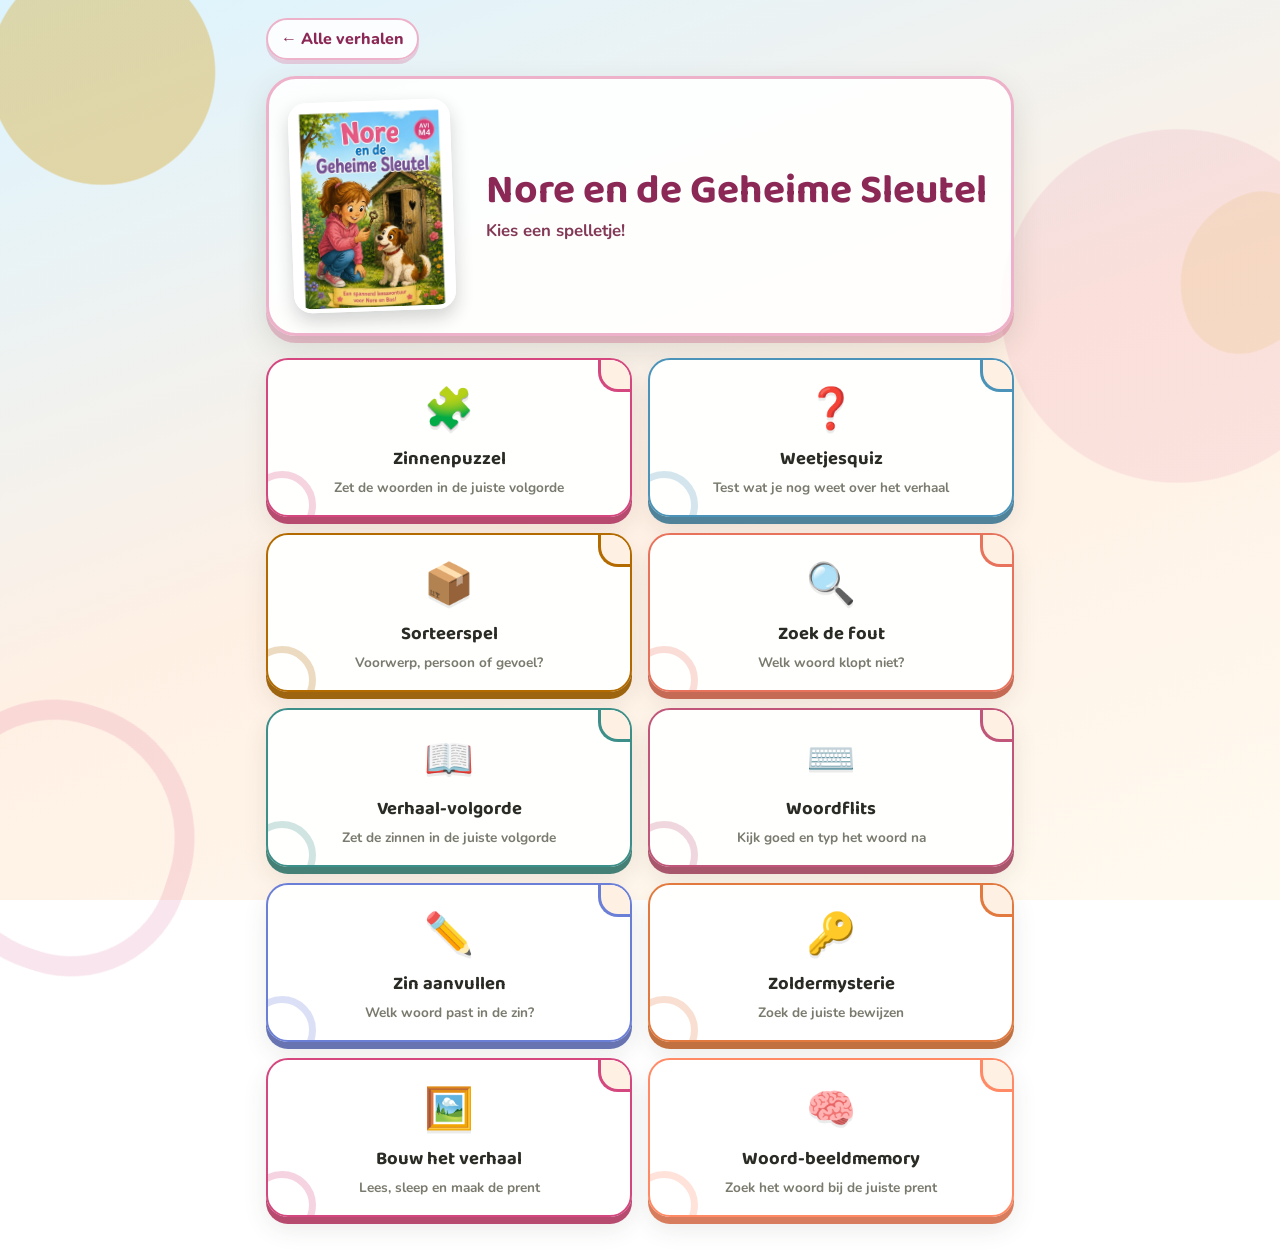
<file: spelletjes_nore_en_de_geheime_sleutel_M4.html>
<!DOCTYPE html>
<html lang="nl">
<head>
<meta charset="UTF-8">
<meta name="viewport" content="width=device-width, initial-scale=1.0, maximum-scale=1, user-scalable=no">
<title>Nore en de Geheime Sleutel — Spelletjes</title>
<link rel="preconnect" href="https://fonts.googleapis.com">
<link href="https://fonts.googleapis.com/css2?family=Baloo+2:wght@500;700;800&family=Nunito:wght@500;700;800&display=swap" rel="stylesheet">
<style>
  :root{
    --cream:#FBF6EC;
    --cream-deep:#F3E9D4;
    --ink:#2B2B26;
    --green:#2E6F40;
    --green-deep:#1F5230;
    --gold:#E0A63E;
    --gold-deep:#B36B00;
    --coral:#E8735C;
    --mint:#4FAF7C;
    --sky:#4B93B8;
    --plum:#8B5FA8;
    --card-shadow: 0 6px 0 rgba(43,43,38,0.12);
  }
  *{box-sizing:border-box;}
  html,body{margin:0;padding:0;}
  body{
    background:var(--cream);
    font-family:'Nunito',sans-serif;
    color:var(--ink);
    min-height:100vh;
    overflow-x:hidden;
    touch-action:manipulation;
  }
  h1,h2,h3,.display{
    font-family:'Baloo 2',sans-serif;
  }
  @media (prefers-reduced-motion: reduce){
    *{animation-duration:0.001ms !important; transition-duration:0.001ms !important;}
  }

  /* ---------- layout scaffolding ---------- */
  .screen{
    display:none;
    min-height:100vh;
    padding:20px 16px 40px;
    max-width:720px;
    margin:0 auto;
    position:relative;
  }
  .screen.active{display:block;}

  .topbar{
    display:flex;
    align-items:center;
    gap:10px;
    margin-bottom:18px;
  }
  .back-btn{
    background:var(--cream-deep);
    border:none;
    width:46px;height:46px;
    border-radius:50%;
    font-size:22px;
    display:flex;align-items:center;justify-content:center;
    box-shadow:var(--card-shadow);
    cursor:pointer;
    color:var(--ink);
    flex-shrink:0;
  }
  .back-btn:active{transform:translateY(3px); box-shadow:none;}
  .topbar h2{margin:0; font-size:1.3rem; color:var(--green-deep);}

  /* ---------- hub ---------- */
  .hub-hero{
    text-align:center;
    padding:18px 10px 8px;
  }
  .hub-hero .mascot{font-size:52px; display:block; margin-bottom:4px;}
  .hub-hero h1{
    font-size:1.9rem;
    color:var(--green-deep);
    margin:0 0 4px;
  }
  .hub-hero p{
    margin:0;
    color:#6b6a5f;
    font-weight:700;
    font-size:1.05rem;
  }

  .card-grid{
    display:grid;
    grid-template-columns:1fr 1fr;
    gap:16px;
    margin-top:22px;
  }
  @media (max-width:480px){
    .card-grid{grid-template-columns:1fr;}
  }

  .game-card{
    --accent: var(--green);
    position:relative;
    background:#fff;
    border-radius:22px;
    padding:22px 16px 18px;
    text-align:center;
    cursor:pointer;
    border:3px solid var(--accent);
    box-shadow:0 7px 0 var(--accent);
    transition:transform .12s ease;
  }
  .game-card:active{transform:translateY(6px); box-shadow:0 1px 0 var(--accent);}
  .game-card .peel{
    position:absolute; top:-2px; right:-2px;
    width:34px; height:34px;
    background:var(--cream);
    border-left:3px solid var(--accent);
    border-bottom:3px solid var(--accent);
    border-radius:0 20px 0 20px;
  }
  .game-card .icon{font-size:40px; display:block; margin-bottom:8px;}
  .game-card h3{margin:0 0 4px; font-size:1.15rem; color:var(--ink);}
  .game-card p{margin:0; font-size:.85rem; color:#7a7a6e; font-weight:700;}
  .game-card.c1{--accent:var(--green);}
  .game-card.c2{--accent:var(--sky);}
  .game-card.c3{--accent:var(--gold-deep);}
  .game-card.c4{--accent:var(--coral);}
  .game-card.c5{--accent:#3D8F8A;}
  .game-card.c6{--accent:#C0577A;}
  .game-card.c7{--accent:#6B7FD7;}

  /* ---------- shared game bits ---------- */
  .prompt-box{
    background:#fff;
    border-radius:18px;
    padding:18px;
    box-shadow:var(--card-shadow);
    text-align:center;
    margin-bottom:20px;
  }
  .prompt-box .hint{font-weight:800; color:var(--gold-deep); font-size:1rem; margin-bottom:6px;}
  .prompt-box .big{font-size:1.3rem; font-weight:800;}

  .chip{
    display:inline-flex;
    align-items:center;
    justify-content:center;
    background:var(--cream-deep);
    border:2px solid #d8cca8;
    border-radius:14px;
    padding:10px 16px;
    margin:6px;
    font-weight:800;
    font-size:1.15rem;
    cursor:grab;
    user-select:none;
    -webkit-user-select:none;
    -webkit-touch-callout:none;
    touch-action:none;
    box-shadow:0 3px 0 #d8cca8;
    position:relative;
  }
  .chip.dragging{opacity:.35;}
  .chip.placed{background:var(--mint); border-color:var(--green-deep); color:#fff; box-shadow:0 3px 0 var(--green-deep);}
  .chip.ghost{
    position:fixed; z-index:50; pointer-events:none;
    background:var(--gold); color:#fff; border-color:var(--gold-deep);
    box-shadow:0 8px 14px rgba(0,0,0,.25);
  }

  .slot-row{
    display:flex; flex-wrap:wrap; justify-content:center;
    gap:8px; min-height:64px;
    background:var(--cream-deep);
    border-radius:16px;
    padding:12px;
    margin-bottom:18px;
  }
  .slot{
    width:78px; height:48px;
    border:3px dashed #c9bb92;
    border-radius:12px;
    display:flex; align-items:center; justify-content:center;
    background:rgba(255,255,255,.5);
  }
  .slot.filled{border-style:solid;}
  .slot.dropready{border-color:var(--green); background:#e4f4e9;}

  .slot-col{
    display:flex; flex-direction:column; gap:8px;
    background:var(--cream-deep);
    border-radius:16px;
    padding:12px;
    margin-bottom:18px;
  }
  .slot-wide{
    width:100%; height:auto; box-sizing:border-box;
    min-height:52px;
    border:3px dashed #c9bb92;
    border-radius:12px;
    display:flex; align-items:center;
    padding:0 12px;
    background:rgba(255,255,255,.5);
  }
  .slot-wide.filled{border-style:solid;}
  .slot-wide .num{
    font-family:'Baloo 2',sans-serif; font-weight:800; color:var(--gold-deep);
    margin-right:10px; flex-shrink:0;
  }
  .chip-sentence{
    display:flex; align-items:center;
    background:var(--cream-deep);
    border:2px solid #d8cca8;
    border-radius:14px;
    padding:12px 16px;
    margin:6px 0;
    font-weight:800;
    font-size:1.05rem;
    cursor:grab;
    user-select:none;
    -webkit-user-select:none;
    -webkit-touch-callout:none;
    touch-action:none;
    box-shadow:0 3px 0 #d8cca8;
    width:100%;
    min-width:0;
    box-sizing:border-box;
  }
  .slot-wide .chip-sentence{
    flex:1 1 auto;
    width:auto;
    min-width:0;
  }
  .chip-sentence.placed{background:var(--mint); border-color:var(--green-deep); color:#fff; box-shadow:0 3px 0 var(--green-deep);}
  .chip-sentence.order-wrong{background:#f7c9c3; border-color:#c85b4b; color:#7a241b; box-shadow:0 3px 0 #c85b4b;}
  .chip-sentence.dragging{opacity:.35;}
  .chip-sentence.ghost{
    position:fixed; z-index:50; pointer-events:none;
    background:var(--gold); color:#fff; border-color:var(--gold-deep);
    box-shadow:0 8px 14px rgba(0,0,0,.25);
  }

  .speed-row{display:flex; justify-content:center; gap:10px; margin:14px 0;}
  .speed-btn{
    font-family:'Baloo 2',sans-serif; font-weight:700; font-size:.95rem;
    border:3px solid #d8cca8; background:#fff; border-radius:14px;
    padding:8px 16px; cursor:pointer;
  }
  .speed-btn.active{background:#C0577A; border-color:#8f3d59; color:#fff;}

  .flash-stage{
    background:#fff; border-radius:22px; min-height:160px;
    display:flex; align-items:center; justify-content:center;
    box-shadow:var(--card-shadow); margin-bottom:16px;
  }
  .flash-word{
    font-family:'Baloo 2',sans-serif; font-weight:800; font-size:2.6rem;
    color:var(--green-deep); letter-spacing:2px;
  }
  .flash-timer{
    font-family:'Baloo 2',sans-serif; font-weight:700; font-size:1.1rem;
    color:var(--gold-deep);
  }
  .type-input{
    width:100%; box-sizing:border-box;
    font-family:'Baloo 2',sans-serif; font-size:1.6rem; text-align:center;
    padding:14px; border-radius:14px; border:3px solid #d8cca8;
    margin-bottom:14px; letter-spacing:2px;
  }
  .type-input.correct{border-color:var(--green-deep); background:#e4f4e9;}
  .type-input.wrong{border-color:#a8402c; background:#fdeae7;}

  .cloze-sentence{
    font-family:'Baloo 2',sans-serif; font-weight:700; font-size:1.3rem;
    text-align:center; line-height:1.6;
  }
  .cloze-blank{
    display:inline-block; min-width:90px;
    border-bottom:3px dashed var(--gold-deep);
    color:var(--gold-deep);
    padding:0 6px;
  }
  .cloze-blank.filled-good{border-bottom-style:solid; border-color:var(--green-deep); color:var(--green-deep);}
  .cloze-blank.filled-bad{border-bottom-style:solid; border-color:#a8402c; color:#a8402c;}
  .cloze-options{display:grid; gap:12px; margin-top:22px;}
  .cloze-opt{
    background:#fff; border:3px solid #d8cca8; border-radius:16px;
    padding:14px; font-family:'Baloo 2',sans-serif; font-weight:700; font-size:1.1rem;
    cursor:pointer; box-shadow:0 5px 0 #d8cca8;
  }
  .cloze-opt:active{transform:translateY(4px); box-shadow:none;}
  .cloze-opt.correct{background:var(--mint); border-color:var(--green-deep); color:#fff; box-shadow:0 5px 0 var(--green-deep);}
  .cloze-opt.wrong{background:var(--coral); border-color:#a8402c; color:#fff; box-shadow:0 5px 0 #a8402c;}

  .bank{
    display:flex; flex-wrap:wrap; justify-content:center;
    padding:10px 4px;
  }

  .action-row{display:flex; justify-content:center; gap:12px; margin-top:8px;}
  .btn{
    font-family:'Baloo 2',sans-serif;
    font-weight:700;
    font-size:1.05rem;
    border:none;
    border-radius:16px;
    padding:12px 22px;
    cursor:pointer;
    background:var(--green);
    color:#fff;
    box-shadow:0 5px 0 var(--green-deep);
  }
  .btn:active{transform:translateY(4px); box-shadow:none;}
  .btn.secondary{background:var(--cream-deep); color:var(--ink); box-shadow:0 5px 0 #d8cca8;}

  .feedback{
    text-align:center; font-weight:800; font-size:1.15rem;
    min-height:30px; margin-top:6px;
  }
  .feedback.good{color:var(--green-deep);}
  .feedback.bad{color:var(--coral);}

  .progress-dots{display:flex; justify-content:center; gap:8px; margin:14px 0;}
  .progress-dots span{width:10px;height:10px;border-radius:50%; background:#d8cca8;}
  .progress-dots span.done{background:var(--green);}
  .progress-dots span.current{background:var(--gold-deep);}

  /* quiz */
  .quiz-options{display:grid; gap:12px; margin-top:6px;}
  .quiz-opt{
    background:#fff; border:3px solid #d8cca8; border-radius:16px;
    padding:14px; font-family:'Baloo 2',sans-serif; font-weight:700; font-size:1.1rem;
    cursor:pointer; box-shadow:0 5px 0 #d8cca8; text-align:left;
  }
  .quiz-opt:active{transform:translateY(4px); box-shadow:none;}
  .quiz-opt.correct{background:var(--mint); border-color:var(--green-deep); color:#fff; box-shadow:0 5px 0 var(--green-deep);}
  .quiz-opt.wrong{background:var(--coral); border-color:#a8402c; color:#fff; box-shadow:0 5px 0 #a8402c;}

  /* sort */
  .sort-bins{display:flex; gap:14px; margin-bottom:18px;}
  .bin{
    flex:1; min-height:170px;
    border-radius:18px;
    border:3px solid var(--accent, var(--sky));
    background:#fff;
    padding:12px 6px;
    text-align:center;
  }
  .bin h4{margin:2px 0 10px; font-family:'Baloo 2',sans-serif; color:var(--accent, var(--sky)); font-size:.95rem; line-height:1.15;}
  .bin .bin-inner{display:flex; flex-wrap:wrap; justify-content:center; gap:6px; min-height:60px;}
  .bin.short{--accent:var(--sky);}
  .bin.long{--accent:var(--plum);}
  .bin.other{--accent:var(--gold-deep);}
  .bin.dropready{background:var(--cream-deep);}

  /* wrong-word game */
  .sentence-tap{
    display:flex; flex-wrap:wrap; justify-content:center; gap:8px;
    margin-top:10px;
  }
  .word-tap{
    background:#fff; border:2px solid #d8cca8; border-radius:12px;
    padding:9px 12px; font-weight:800; font-size:1.15rem; cursor:pointer;
  }
  .word-tap.wrong-hit{background:var(--coral); color:#fff; border-color:#a8402c;}
  .word-tap.miss{opacity:.4;}

  /* celebration */
  .confetti-piece{
    position:fixed; top:-10px; font-size:22px; z-index:80;
    animation:fall linear forwards;
  }
  @keyframes fall{
    to{ transform:translateY(105vh) rotate(300deg); opacity:.9;}
  }
  .end-card{
    text-align:center; background:#fff; border-radius:20px; padding:28px 18px;
    box-shadow:var(--card-shadow);
  }
  .end-card .stars{font-size:2.4rem; margin-bottom:6px;}
  .end-card h2{color:var(--green-deep); margin:4px 0;}
</style>
<link rel="stylesheet" href="storybook-theme.css?v=2">
</head>
<body data-story="nore-sleutel">

<!-- ================= HUB ================= -->
<div id="hub" class="screen active">
  <a class="all-stories" href="index.html">← Alle verhalen</a>
  <div class="hub-hero">
    <span class="mascot">🦓</span>
    <h1>Nore en de Geheime Sleutel</h1>
    <p>Kies een spelletje!</p>
  </div>

  <div class="card-grid">
    <div class="game-card c1" onclick="openGame('sentence')">
      <div class="peel"></div>
      <span class="icon">🧩</span>
      <h3>Zinnenpuzzel</h3>
      <p>Zet de woorden in de juiste volgorde</p>
    </div>
    <div class="game-card c2" onclick="openGame('quiz')">
      <div class="peel"></div>
      <span class="icon">❓</span>
      <h3>Weetjesquiz</h3>
      <p>Test wat je nog weet over het verhaal</p>
    </div>
    <div class="game-card c3" onclick="openGame('sort')">
      <div class="peel"></div>
      <span class="icon">📦</span>
      <h3>Sorteerspel</h3>
      <p>Voorwerp, persoon of gevoel?</p>
    </div>
    <div class="game-card c4" onclick="openGame('wrong')">
      <div class="peel"></div>
      <span class="icon">🔍</span>
      <h3>Zoek de fout</h3>
      <p>Welk woord klopt niet?</p>
    </div>
    <div class="game-card c5" onclick="openGame('order')">
      <div class="peel"></div>
      <span class="icon">📖</span>
      <h3>Verhaal-volgorde</h3>
      <p>Zet de zinnen in de juiste volgorde</p>
    </div>
    <div class="game-card c6" onclick="openGame('type')">
      <div class="peel"></div>
      <span class="icon">⌨️</span>
      <h3>Woordflits</h3>
      <p>Kijk goed en typ het woord na</p>
    </div>
    <div class="game-card c7" onclick="openGame('cloze')">
      <div class="peel"></div>
      <span class="icon">✏️</span>
      <h3>Zin aanvullen</h3>
      <p>Welk woord past in de zin?</p>
    </div>
  </div>
</div>

<!-- ================= GAME: ZINNENPUZZEL ================= -->
<div id="game-sentence" class="screen">
  <div class="topbar">
    <button class="back-btn" onclick="goHub()">←</button>
    <h2>🧩 Zinnenpuzzel</h2>
  </div>
  <div class="progress-dots" id="sentence-dots"></div>
  <div class="prompt-box">
    <div class="hint">Zet de woorden in de juiste volgorde</div>
  </div>
  <div class="slot-row" id="sentence-slots"></div>
  <div class="bank" id="sentence-bank"></div>
  <div class="feedback" id="sentence-feedback"></div>
  <div class="action-row">
    <button class="btn secondary" onclick="resetSentence()">Opnieuw</button>
  </div>
</div>

<!-- ================= GAME: QUIZ ================= -->
<div id="game-quiz" class="screen">
  <div class="topbar">
    <button class="back-btn" onclick="goHub()">←</button>
    <h2>❓ Weetjesquiz</h2>
  </div>
  <div class="progress-dots" id="quiz-dots"></div>
  <div id="quiz-body"></div>
</div>

<!-- ================= GAME: SORTEERSPEL ================= -->
<div id="game-sort" class="screen">
  <div class="topbar">
    <button class="back-btn" onclick="goHub()">←</button>
    <h2>📦 Sorteerspel</h2>
  </div>
  <div class="prompt-box">
    <div class="hint">Sleep elk woord naar de juiste doos</div>
  </div>
  <div class="sort-bins">
    <div class="bin short" id="bin-voorwerp"><h4>VOOR-<br>WERP</h4><div class="bin-inner" id="bin-voorwerp-inner"></div></div>
    <div class="bin long" id="bin-persoon"><h4>PERSOON<br>/ DIER</h4><div class="bin-inner" id="bin-persoon-inner"></div></div>
    <div class="bin other" id="bin-gevoel"><h4>GEVOEL</h4><div class="bin-inner" id="bin-gevoel-inner"></div></div>
  </div>
  <div class="bank" id="sort-bank"></div>
  <div class="feedback" id="sort-feedback"></div>
  <div class="action-row">
    <button class="btn secondary" onclick="resetSort()">Opnieuw</button>
  </div>
</div>

<!-- ================= GAME: ZOEK DE FOUT ================= -->
<div id="game-wrong" class="screen">
  <div class="topbar">
    <button class="back-btn" onclick="goHub()">←</button>
    <h2>🔍 Zoek de fout</h2>
  </div>
  <div class="progress-dots" id="wrong-dots"></div>
  <div class="prompt-box">
    <div class="hint">Tik op het woord dat niet klopt met het verhaal</div>
  </div>
  <div class="sentence-tap" id="wrong-sentence"></div>
  <div class="feedback" id="wrong-feedback"></div>
</div>

<!-- ================= GAME: VERHAAL-VOLGORDE ================= -->
<div id="game-order" class="screen">
  <div class="topbar">
    <button class="back-btn" onclick="goHub()">←</button>
    <h2>📖 Verhaal-volgorde</h2>
  </div>
  <div class="prompt-box">
    <div class="hint">Sleep de zinnen in de volgorde van het verhaal</div>
  </div>
  <div class="slot-col" id="order-slots"></div>
  <div class="bank" id="order-bank"></div>
  <div class="feedback" id="order-feedback"></div>
  <div class="action-row">
    <button class="btn secondary" onclick="resetOrder()">Opnieuw</button>
  </div>
</div>

<!-- ================= GAME: WOORDFLITS ================= -->
<div id="game-type" class="screen">
  <div class="topbar">
    <button class="back-btn" onclick="goHub()">←</button>
    <h2>⌨️ Woordflits</h2>
  </div>
  <div class="progress-dots" id="type-dots"></div>
  <div id="type-body"></div>
</div>

<!-- ================= GAME: ZIN AANVULLEN ================= -->
<div id="game-cloze" class="screen">
  <div class="topbar">
    <button class="back-btn" onclick="goHub()">←</button>
    <h2>✏️ Zin aanvullen</h2>
  </div>
  <div class="progress-dots" id="cloze-dots"></div>
  <div id="cloze-body"></div>
</div>

<script>
/* ============ shared helpers ============ */
function goHub(){
  document.querySelectorAll('.screen').forEach(s=>s.classList.remove('active'));
  document.getElementById('hub').classList.add('active');
}
function openGame(name){
  document.querySelectorAll('.screen').forEach(s=>s.classList.remove('active'));
  document.getElementById('game-'+name).classList.add('active');
  if(name==='sentence') initSentence();
  if(name==='quiz') initQuiz();
  if(name==='sort') initSort();
  if(name==='wrong') initWrong();
  if(name==='order') initOrder();
  if(name==='type') initType();
  if(name==='cloze') initCloze();
}
function shuffle(arr){
  const a=arr.slice();
  for(let i=a.length-1;i>0;i--){
    const j=Math.floor(Math.random()*(i+1));
    [a[i],a[j]]=[a[j],a[i]];
  }
  return a;
}
function celebrate(container){
  const emojis=['🎉','⭐','🦓','✨'];
  for(let i=0;i<16;i++){
    const s=document.createElement('span');
    s.className='confetti-piece';
    s.textContent=emojis[Math.floor(Math.random()*emojis.length)];
    s.style.left=Math.random()*100+'vw';
    s.style.animationDuration=(1.6+Math.random()*1.2)+'s';
    s.style.fontSize=(16+Math.random()*14)+'px';
    document.body.appendChild(s);
    setTimeout(()=>s.remove(),3000);
  }
}
function renderDots(id,total,currentIndex){
  const el=document.getElementById(id);
  el.innerHTML='';
  for(let i=0;i<total;i++){
    const d=document.createElement('span');
    if(i<currentIndex) d.className='done';
    else if(i===currentIndex) d.className='current';
    el.appendChild(d);
  }
}

/* ============ pointer-based drag helper ============ */
function makeDraggable(chip, onDrop){
  let startX, startY, ghost=null, originParent, originNext;
  chip.addEventListener('pointerdown', e=>{
    if(chip.classList.contains('placed') && chip.dataset.locked==='1') return;
    e.preventDefault();
    try{ chip.setPointerCapture(e.pointerId); }catch(err){}
    const rect=chip.getBoundingClientRect();
    startX=e.clientX; startY=e.clientY;
    originParent=chip.parentElement; originNext=chip.nextSibling;
    ghost=chip.cloneNode(true);
    ghost.classList.add('ghost');
    ghost.style.width=rect.width+'px';
    ghost.style.left=rect.left+'px';
    ghost.style.top=rect.top+'px';
    document.body.appendChild(ghost);
    chip.classList.add('dragging');

    function move(ev){
      const dx=ev.clientX-startX, dy=ev.clientY-startY;
      ghost.style.left=(rect.left+dx)+'px';
      ghost.style.top=(rect.top+dy)+'px';
      const cx=rect.left+dx+rect.width/2, cy=rect.top+dy+rect.height/2;
      document.querySelectorAll('.slot,.bin').forEach(z=>{
        const zr=z.getBoundingClientRect();
        const inside = cx>=zr.left && cx<=zr.right && cy>=zr.top && cy<=zr.bottom;
        z.classList.toggle('dropready', inside);
      });
    }
    function up(ev){
      document.removeEventListener('pointermove',move);
      document.removeEventListener('pointerup',up);
      chip.classList.remove('dragging');
      const dx=ev.clientX-startX, dy=ev.clientY-startY;
      const cx=rect.left+dx+rect.width/2, cy=rect.top+dy+rect.height/2;
      ghost.remove();
      let target=null;
      document.querySelectorAll('.slot,.bin').forEach(z=>{
        const zr=z.getBoundingClientRect();
        z.classList.remove('dropready');
        const inside = cx>=zr.left && cx<=zr.right && cy>=zr.top && cy<=zr.bottom;
        if(inside) target=z;
      });
      onDrop(chip, target, originParent, originNext);
    }
    document.addEventListener('pointermove',move);
    document.addEventListener('pointerup',up);
  });
}

/* ============ GAME 1: ZINNENPUZZEL ============ */
const sentences = [
  "Nore vindt een sleutel.",
  "Bas snuffelt aan de sleutel.",
  "De sleutel past in het slot.",
  "Nore leest het raadsel.",
  "De knikker past in het knopje."
];
let sIndex=0;

function initSentence(){ sIndex=0; loadSentence(); }
function loadSentence(){
  document.getElementById('sentence-feedback').textContent='';
  renderDots('sentence-dots', sentences.length, sIndex);
  const words = sentences[sIndex].replace('.','').split(' ');
  const slotRow=document.getElementById('sentence-slots');
  const bank=document.getElementById('sentence-bank');
  slotRow.innerHTML=''; bank.innerHTML='';
  words.forEach(()=>{
    const slot=document.createElement('div');
    slot.className='slot';
    slotRow.appendChild(slot);
  });
  shuffle(words).forEach(w=>{
    const chip=document.createElement('div');
    chip.className='chip';
    chip.textContent=w;
    bank.appendChild(chip);
    makeDraggable(chip, handleSentenceDrop);
  });
}
function handleSentenceDrop(chip, target, originParent, originNext){
  if(target && target.classList.contains('slot') && !target.firstChild){
    target.appendChild(chip);
    target.classList.add('filled');
    chip.classList.add('placed');
  } else if(target && target.classList.contains('slot') && target.firstChild){
    originParent.insertBefore(chip, originNext);
  } else if(!target){
    document.getElementById('sentence-bank').appendChild(chip);
    chip.classList.remove('placed');
  } else {
    originParent.insertBefore(chip, originNext);
  }
  if(originParent.classList && originParent.classList.contains('slot')){
    originParent.classList.toggle('filled', !!originParent.firstChild);
  }
  checkSentence();
}
function checkSentence(){
  const slots=[...document.querySelectorAll('#sentence-slots .slot')];
  if(slots.some(s=>!s.firstChild)) return;
  const attempt=slots.map(s=>s.firstChild.textContent).join(' ')+'.';
  const fb=document.getElementById('sentence-feedback');
  if(attempt===sentences[sIndex]){
    fb.textContent='Goed zo! 🎉';
    fb.className='feedback good';
    celebrate();
    slots.forEach(s=>s.firstChild.dataset.locked='1');
    setTimeout(()=>{
      sIndex++;
      if(sIndex<sentences.length){ loadSentence(); }
      else { fb.textContent='Alle zinnen gelukt! Je bent een echte leesheld! 🦓⭐'; renderDots('sentence-dots', sentences.length, sentences.length);}
    },1100);
  } else {
    fb.textContent='Bijna! Probeer de woorden te verschuiven.';
    fb.className='feedback bad';
  }
}
function resetSentence(){ loadSentence(); }

/* ============ GAME 2: QUIZ ============ */
const quiz = [
  {q:"Wat vindt Nore onder haar bed?", opts:["Een bal","Een sleutel","Een boek"], a:1},
  {q:"Waar past de sleutel op?", opts:["Het tuinhuisje","De auto","De kast"], a:0},
  {q:"Wat vindt Nore in het tuinhuisje?", opts:["Een fiets","Een lamp","Een kistje"], a:2},
  {q:"Waarom werkt de bal niet op het hangslotje?", opts:["Hij is te zwaar","Hij past niet in het ronde knopje","Hij is te klein"], a:1},
  {q:"Wat zit er in het kistje?", opts:["Geld","Een ketting met een zebra","Een brief van de politie"], a:1},
];
let qIndex=0, qScore=0;

function initQuiz(){ qIndex=0; qScore=0; loadQuiz(); }
function loadQuiz(){
  renderDots('quiz-dots', quiz.length, qIndex);
  const body=document.getElementById('quiz-body');
  if(qIndex>=quiz.length){
    const stars = qScore>=5?'⭐⭐⭐': qScore>=3?'⭐⭐':'⭐';
    body.innerHTML=`<div class="end-card">
      <div class="stars">${stars}</div>
      <h2>Je haalde ${qScore} van de ${quiz.length}!</h2>
      <p>${qScore===quiz.length?'Wauw, jij kent dit verhaal helemaal!':'Goed gedaan! Lees het verhaal nog eens en probeer opnieuw.'}</p>
      <div class="action-row"><button class="btn" onclick="initQuiz()">Nog eens</button></div>
    </div>`;
    if(qScore===quiz.length) celebrate();
    return;
  }
  const item=quiz[qIndex];
  body.innerHTML = `<div class="prompt-box"><div class="big">${item.q}</div></div>
    <div class="quiz-options" id="quiz-options"></div>`;
  const optsEl=document.getElementById('quiz-options');
  item.opts.forEach((opt,i)=>{
    const b=document.createElement('button');
    b.className='quiz-opt';
    b.textContent=opt;
    b.onclick=()=>answerQuiz(i,b);
    optsEl.appendChild(b);
  });
}
function answerQuiz(i, btn){
  const item=quiz[qIndex];
  const allBtns=[...document.querySelectorAll('.quiz-opt')];
  allBtns.forEach(b=>b.onclick=null);
  if(i===item.a){
    btn.classList.add('correct');
    qScore++;
    celebrate();
  } else {
    btn.classList.add('wrong');
    allBtns[item.a].classList.add('correct');
  }
  setTimeout(()=>{ qIndex++; loadQuiz(); }, 1000);
}

/* ============ GAME 3: SORTEERSPEL (voorwerp / persoon-dier / gevoel) ============ */
const sortWords = [
  {w:"SLEUTEL", cat:"voorwerp"},
  {w:"KISTJE", cat:"voorwerp"},
  {w:"KNIKKER", cat:"voorwerp"},
  {w:"NORE", cat:"persoon"},
  {w:"BAS", cat:"persoon"},
  {w:"OMA", cat:"persoon"},
  {w:"BLIJ", cat:"gevoel"},
  {w:"VERRAST", cat:"gevoel"},
  {w:"NIEUWSGIERIG", cat:"gevoel"},
];
let sortRemaining=0;

function initSort(){
  document.getElementById('sort-feedback').textContent='';
  document.getElementById('bin-voorwerp-inner').innerHTML='';
  document.getElementById('bin-persoon-inner').innerHTML='';
  document.getElementById('bin-gevoel-inner').innerHTML='';
  const bank=document.getElementById('sort-bank');
  bank.innerHTML='';
  sortRemaining=sortWords.length;
  shuffle(sortWords).forEach(item=>{
    const chip=document.createElement('div');
    chip.className='chip';
    chip.textContent=item.w;
    chip.dataset.cat = item.cat;
    bank.appendChild(chip);
    makeDraggable(chip, handleSortDrop);
  });
}
function handleSortDrop(chip, target, originParent, originNext){
  const fb=document.getElementById('sort-feedback');
  const binMap = {'bin-voorwerp':'voorwerp', 'bin-persoon':'persoon', 'bin-gevoel':'gevoel'};
  if(target && binMap[target.id]){
    const wantCat = binMap[target.id];
    const isCat = chip.dataset.cat;
    if(wantCat===isCat){
      target.querySelector('.bin-inner').appendChild(chip);
      chip.classList.add('placed');
      chip.dataset.locked='1';
      sortRemaining--;
      fb.textContent='Juist! 👍';
      fb.className='feedback good';
      if(sortRemaining===0){
        fb.textContent='Helemaal gesorteerd! Goed gedaan! 🎉';
        celebrate();
      }
    } else {
      fb.textContent='Niet helemaal — denk aan het verhaal!';
      fb.className='feedback bad';
      originParent.insertBefore(chip, originNext);
    }
  } else {
    originParent.insertBefore(chip, originNext);
  }
}
function resetSort(){ initSort(); }

/* ============ GAME 4: ZOEK DE FOUT ============ */
const wrongSet = [
  {words:["Nore","vindt","een","lepel","onder","haar","bed."], wrong:3},
  {words:["Een","auto","past","op","het","slot."], wrong:1},
  {words:["In","het","kistje","zit","een","schoen."], wrong:5},
  {words:["Nore","gebruikt","een","appel","voor","het","slotje."], wrong:3},
  {words:["De","ketting","heeft","een","hondje","eraan."], wrong:4},
];
let wIndex=0;

function initWrong(){ wIndex=0; loadWrong(); }
function loadWrong(){
  document.getElementById('wrong-feedback').textContent='';
  renderDots('wrong-dots', wrongSet.length, wIndex);
  const el=document.getElementById('wrong-sentence');
  el.innerHTML='';
  if(wIndex>=wrongSet.length){
    el.innerHTML=`<div class="end-card">
      <div class="stars">🦓🎉</div>
      <h2>Je hebt alle foutjes gevonden!</h2>
      <div class="action-row"><button class="btn" onclick="initWrong()">Nog eens</button></div>
    </div>`;
    celebrate();
    return;
  }
  const item=wrongSet[wIndex];
  item.words.forEach((w,i)=>{
    const span=document.createElement('div');
    span.className='word-tap';
    span.textContent=w;
    span.onclick=()=>checkWrong(i,item,span);
    el.appendChild(span);
  });
}
function checkWrong(i,item,span){
  const fb=document.getElementById('wrong-feedback');
  const allSpans=[...document.querySelectorAll('.word-tap')];
  if(i===item.wrong){
    span.classList.add('wrong-hit');
    allSpans.forEach(s=>{ if(s!==span) s.classList.add('miss'); s.onclick=null; });
    fb.textContent='Gevonden! 🎉';
    fb.className='feedback good';
    celebrate();
    setTimeout(()=>{ wIndex++; loadWrong(); }, 1100);
  } else {
    fb.textContent='Nog niet helemaal — probeer een ander woord.';
    fb.className='feedback bad';
  }
}

/* ============ GAME 5: VERHAAL-VOLGORDE ============ */
const storyOrder = [
  "Nore vindt een sleutel onder haar bed.",
  "De sleutel past op het slot van het tuinhuisje.",
  "In het tuinhuisje vindt Nore een kistje met een raadsel.",
  "Een knikker past precies in het ronde knopje.",
  "In het kistje ligt een ketting met een zebra."
];

function initOrder(){
  document.getElementById('order-feedback').textContent='';
  const slotCol=document.getElementById('order-slots');
  const bank=document.getElementById('order-bank');
  slotCol.innerHTML=''; bank.innerHTML='';
  storyOrder.forEach((_,i)=>{
    const slot=document.createElement('div');
    slot.className='slot slot-wide';
    slot.innerHTML=`<span class="num">${i+1}.</span>`;
    slotCol.appendChild(slot);
  });
  shuffle(storyOrder).forEach(s=>{
    const chip=document.createElement('div');
    chip.className='chip-sentence';
    chip.textContent=s;
    bank.appendChild(chip);
    makeDraggable(chip, handleOrderDrop);
  });
}
function handleOrderDrop(chip, target, originParent, originNext){
  document.querySelectorAll('#order-slots .chip-sentence').forEach(c=>c.classList.remove('order-wrong'));
  document.getElementById('order-feedback').textContent='';
  if(target && target.classList.contains('slot-wide')){
    const other=target.querySelector('.chip-sentence');
    if(other && other!==chip){
      if(originParent.classList.contains('slot-wide')) originParent.appendChild(other);
      else document.getElementById('order-bank').appendChild(other);
      other.classList.toggle('placed', other.parentElement.classList.contains('slot-wide'));
    }
    target.appendChild(chip);
    target.classList.add('filled');
    chip.classList.add('placed');
  } else if(!target){
    document.getElementById('order-bank').appendChild(chip);
    chip.classList.remove('placed');
  } else {
    originParent.insertBefore(chip, originNext);
  }
  if(originParent.classList && originParent.classList.contains('slot-wide')){
    originParent.classList.toggle('filled', originParent.children.length>1);
  }
  checkOrder();
}
function checkOrder(){
  const slots=[...document.querySelectorAll('#order-slots .slot-wide')];
  if(slots.some(s=>s.children.length<2)) return;
  const attempt=slots.map(s=>s.querySelector('.chip-sentence').textContent);
  const fb=document.getElementById('order-feedback');
  const isCorrect = attempt.every((s,i)=>s===storyOrder[i]);
  if(isCorrect){
    fb.textContent='Helemaal juist! Jij kent het verhaal goed! 🎉';
    fb.className='feedback good';
    celebrate();
  } else {
    slots.forEach((slot,i)=>{
      slot.querySelector('.chip-sentence').classList.toggle('order-wrong', attempt[i]!==storyOrder[i]);
    });
    fb.textContent='Bijna! Denk na: wat gebeurde eerst in het verhaal?';
    fb.className='feedback bad';
  }
}
function resetOrder(){
  const wrong=[...document.querySelectorAll('#order-slots .chip-sentence.order-wrong')];
  if(!wrong.length){ initOrder(); return; }
  const bank=document.getElementById('order-bank');
  wrong.forEach(chip=>{
    const slot=chip.parentElement;
    chip.classList.remove('placed','order-wrong');
    bank.appendChild(chip);
    slot.classList.remove('filled');
  });
  document.getElementById('order-feedback').textContent='De juiste zinnen blijven staan. Probeer de andere opnieuw.';
}

/* ============ GAME 6: WOORDFLITS ============ */
const flashWords = ["SLEUTEL","KISTJE","RAADSEL","KNIKKER","ZEBRA","SLOT"];
let flashIndex=0, flashScore=0, flashSeconds=6, flashTimerHandle=null;

function initType(){
  flashIndex=0; flashScore=0;
  showSpeedPicker();
}
function showSpeedPicker(){
  const body=document.getElementById('type-body');
  document.getElementById('type-dots').innerHTML='';
  body.innerHTML = `
    <div class="prompt-box">
      <div class="hint">Hoe lang mag je het woord zien?</div>
    </div>
    <div class="speed-row" id="speed-row"></div>
    <div class="action-row"><button class="btn" onclick="startFlash()">Start!</button></div>
  `;
  const row=document.getElementById('speed-row');
  [3,6,10].forEach(sec=>{
    const b=document.createElement('button');
    b.className='speed-btn'+(sec===flashSeconds?' active':'');
    b.textContent=sec+' sec';
    b.onclick=()=>{
      flashSeconds=sec;
      [...row.children].forEach(c=>c.classList.remove('active'));
      b.classList.add('active');
    };
    row.appendChild(b);
  });
}
function startFlash(){
  flashIndex=0; flashScore=0;
  loadFlash();
}
function loadFlash(){
  renderDots('type-dots', flashWords.length, flashIndex);
  const body=document.getElementById('type-body');
  if(flashIndex>=flashWords.length){
    const stars = flashScore>=6?'⭐⭐⭐': flashScore>=4?'⭐⭐':'⭐';
    body.innerHTML=`<div class="end-card">
      <div class="stars">${stars}</div>
      <h2>Je typte ${flashScore} van de ${flashWords.length} goed!</h2>
      <div class="action-row"><button class="btn" onclick="initType()">Nog eens</button></div>
    </div>`;
    if(flashScore===flashWords.length) celebrate();
    return;
  }
  const word=flashWords[flashIndex];
  body.innerHTML = `
    <div class="flash-stage"><div class="flash-word" id="flash-word">${word}</div></div>
    <div style="text-align:center" class="flash-timer" id="flash-timer">${flashSeconds}</div>
  `;
  let remaining=flashSeconds;
  clearInterval(flashTimerHandle);
  flashTimerHandle=setInterval(()=>{
    remaining--;
    const t=document.getElementById('flash-timer');
    if(t) t.textContent=remaining;
    if(remaining<=0){
      clearInterval(flashTimerHandle);
      showTypeInput(word);
    }
  },1000);
}
function showTypeInput(word){
  const body=document.getElementById('type-body');
  body.innerHTML = `
    <div class="prompt-box"><div class="hint">Typ het woord dat je zag:</div></div>
    <input type="text" class="type-input" id="type-field" autocomplete="off" autocorrect="off" autocapitalize="off" spellcheck="false">
    <div class="action-row"><button class="btn" onclick="checkFlash('${word}')">Controleer</button></div>
    <div class="feedback" id="type-feedback"></div>
  `;
  const field=document.getElementById('type-field');
  field.focus();
  field.addEventListener('keydown', e=>{ if(e.key==='Enter') checkFlash(word); });
}
function checkFlash(word){
  const field=document.getElementById('type-field');
  const fb=document.getElementById('type-feedback');
  const val=field.value.trim().toUpperCase();
  if(val===word){
    field.classList.add('correct');
    fb.textContent='Juist! 🎉';
    fb.className='feedback good';
    flashScore++;
    celebrate();
  } else {
    field.classList.add('wrong');
    fb.textContent='Het woord was: '+word;
    fb.className='feedback bad';
  }
  field.disabled=true;
  setTimeout(()=>{ flashIndex++; loadFlash(); }, 1400);
}

/* ============ GAME 7: ZIN AANVULLEN ============ */
const clozeItems = [
  {before:"Nore vindt een oude ", after:" onder haar bed.", options:["sleutel","bal","schoen"], answer:"sleutel"},
  {before:"Bas ", after:" aan de sleutel.", options:["snuffelt","zingt","leest"], answer:"snuffelt"},
  {before:"In het tuinhuisje staat een ", after:" met een raadsel.", options:["kistje","fiets","lamp"], answer:"kistje"},
  {before:"Een ", after:" past precies in het ronde knopje.", options:["knikker","steen","appel"], answer:"knikker"},
  {before:"In het kistje ligt een ketting met een ", after:" eraan.", options:["zebra","hond","kat"], answer:"zebra"},
];
let clozeIndex=0, clozeScore=0;

function initCloze(){ clozeIndex=0; clozeScore=0; loadCloze(); }
function loadCloze(){
  renderDots('cloze-dots', clozeItems.length, clozeIndex);
  const body=document.getElementById('cloze-body');
  if(clozeIndex>=clozeItems.length){
    const stars = clozeScore>=5?'⭐⭐⭐': clozeScore>=3?'⭐⭐':'⭐';
    body.innerHTML=`<div class="end-card">
      <div class="stars">${stars}</div>
      <h2>Je vulde ${clozeScore} van de ${clozeItems.length} goed in!</h2>
      <div class="action-row"><button class="btn" onclick="initCloze()">Nog eens</button></div>
    </div>`;
    if(clozeScore===clozeItems.length) celebrate();
    return;
  }
  const item=clozeItems[clozeIndex];
  body.innerHTML = `
    <div class="prompt-box">
      <div class="cloze-sentence">${item.before}<span class="cloze-blank" id="cloze-blank">?</span>${item.after}</div>
    </div>
    <div class="cloze-options" id="cloze-options"></div>
  `;
  const optsEl=document.getElementById('cloze-options');
  shuffle(item.options).forEach(opt=>{
    const b=document.createElement('button');
    b.className='cloze-opt';
    b.textContent=opt;
    b.onclick=()=>answerCloze(opt,item,b);
    optsEl.appendChild(b);
  });
}
function answerCloze(opt,item,btn){
  const allBtns=[...document.querySelectorAll('.cloze-opt')];
  allBtns.forEach(b=>b.onclick=null);
  const blank=document.getElementById('cloze-blank');
  blank.textContent=opt;
  if(opt===item.answer){
    btn.classList.add('correct');
    blank.classList.add('filled-good');
    clozeScore++;
    celebrate();
  } else {
    btn.classList.add('wrong');
    blank.classList.add('filled-bad');
    allBtns.find(b=>b.textContent===item.answer).classList.add('correct');
  }
  setTimeout(()=>{ clozeIndex++; loadCloze(); }, 1200);
}
</script>
<script>
window.BONUS_MISSION={icon:"🔑",cardTitle:"Zoldermysterie",cardText:"Zoek de juiste bewijzen",title:"Het geheim op zolder",image:"assets/games/nore-sleutel-missie.webp",alt:"Nore en Bas zoeken met oma op zolder",tasks:[
{target:"sleutel",text:"Vind het voorwerp dat een slot kan openen.",hint:"Het glanst in de lichtstraal op de vloer.",x:34,y:78,w:15,h:12},
{target:"kist",text:"Zoek wat nog dicht is en een sleutelgat heeft.",hint:"Kijk rechts onderaan.",x:54,y:66,w:17,h:26},
{target:"knikker",text:"Vind het kleine ronde voorwerp dat kan rollen.",hint:"Kijk links op de vloer.",x:18,y:86,w:6,h:8},
{target:"foto",text:"Welke vondst bewaart een herinnering aan vroeger?",hint:"Ze staat in een lijst naast de kist.",x:67,y:55,w:16,h:28},
{target:"deken",text:"Vind wat warm houdt en opgevouwen ligt.",hint:"Kijk helemaal links.",x:0,y:55,w:21,h:27},
{target:"klok",text:"Welk voorwerp vertelt hoe laat het is?",hint:"Kijk rechts bovenaan.",x:82,y:22,w:14,h:25},
{target:"vaas",text:"Vind het blauwe voorwerp dat bloemen kan dragen.",hint:"Kijk rechts onder de klok.",x:84,y:54,w:15,h:36},
{target:"oma",text:"Wie kent waarschijnlijk de meeste verhalen van deze zolder?",hint:"Zij staat achter Nore en Bas.",x:56,y:2,w:22,h:49}
]};
</script><script src="bonus-missie.js?v=2"></script>
<script src="wrong-game-helper.js"></script>
<script src="story-builder.js?v=23"></script>
<script src="memory-game.js?v=7"></script>
<script src="sentence-puzzle-helper.js"></script>
</body>
</html>
</file>
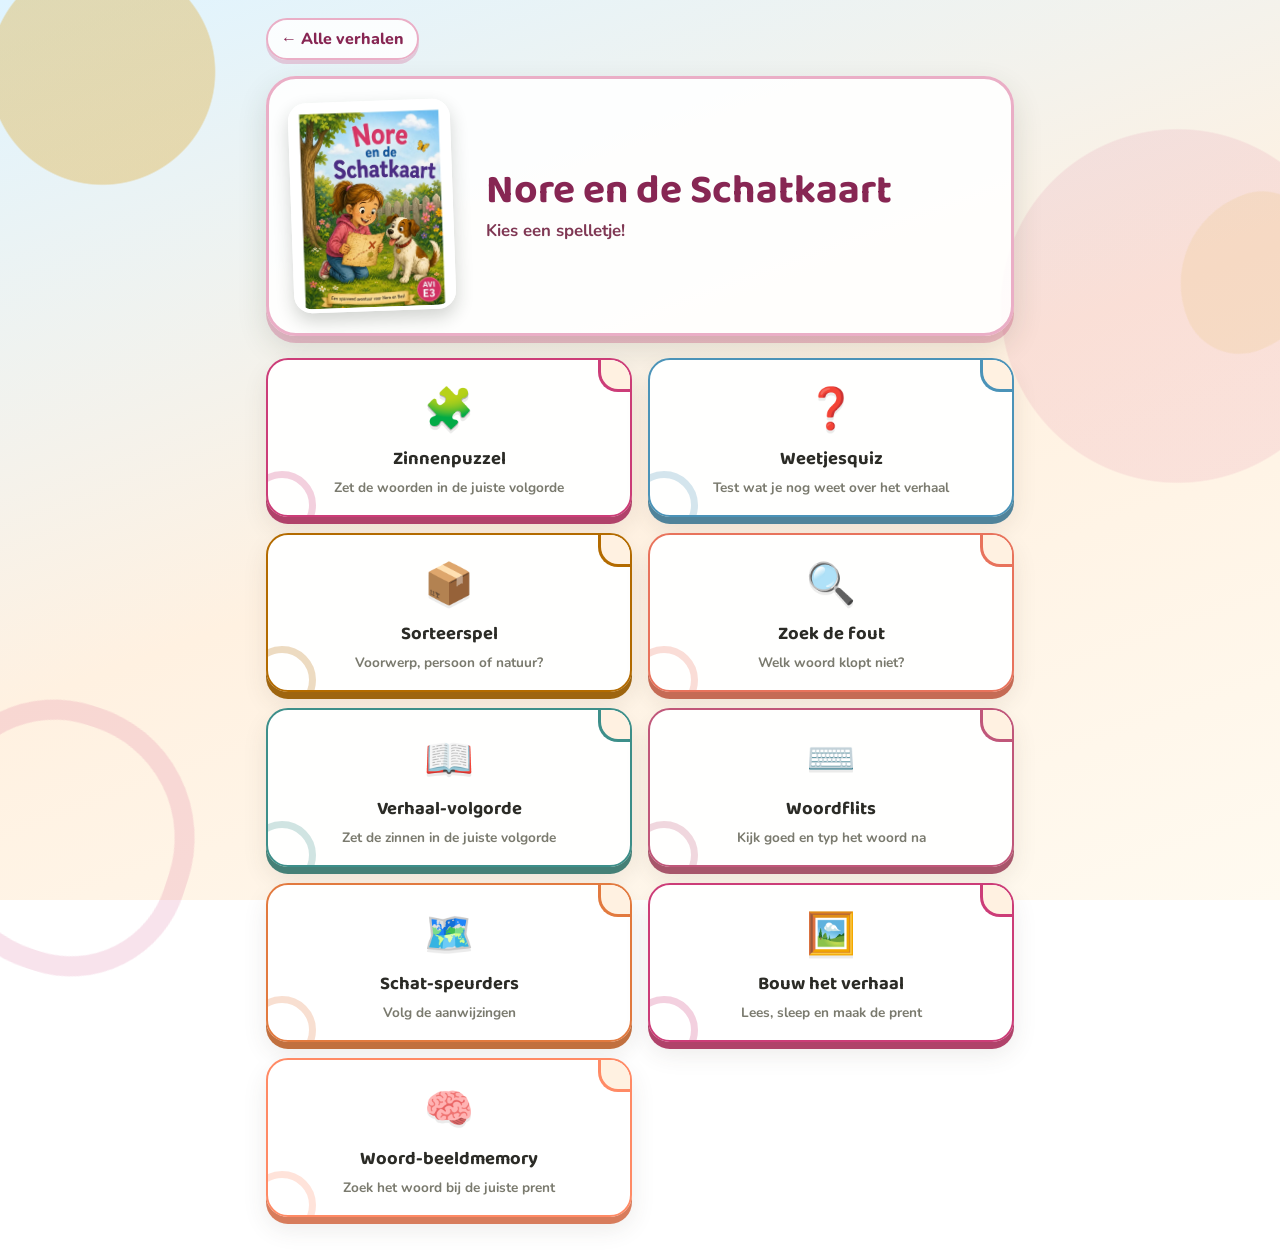
<file: spelletjes_nore_en_de_schatkaart_E3.html>
<!DOCTYPE html>
<html lang="nl">
<head>
<meta charset="UTF-8">
<meta name="viewport" content="width=device-width, initial-scale=1.0, maximum-scale=1, user-scalable=no">
<title>Nore en de Schatkaart — Spelletjes</title>
<link rel="preconnect" href="https://fonts.googleapis.com">
<link href="https://fonts.googleapis.com/css2?family=Baloo+2:wght@500;700;800&family=Nunito:wght@500;700;800&display=swap" rel="stylesheet">
<style>
  :root{
    --cream:#FBF6EC;
    --cream-deep:#F3E9D4;
    --ink:#2B2B26;
    --green:#2E6F40;
    --green-deep:#1F5230;
    --gold:#E0A63E;
    --gold-deep:#B36B00;
    --coral:#E8735C;
    --mint:#4FAF7C;
    --sky:#4B93B8;
    --plum:#8B5FA8;
    --card-shadow: 0 6px 0 rgba(43,43,38,0.12);
  }
  *{box-sizing:border-box;}
  html,body{margin:0;padding:0;}
  body{
    background:var(--cream);
    font-family:'Nunito',sans-serif;
    color:var(--ink);
    min-height:100vh;
    overflow-x:hidden;
    touch-action:manipulation;
  }
  h1,h2,h3,.display{
    font-family:'Baloo 2',sans-serif;
  }
  @media (prefers-reduced-motion: reduce){
    *{animation-duration:0.001ms !important; transition-duration:0.001ms !important;}
  }

  /* ---------- layout scaffolding ---------- */
  .screen{
    display:none;
    min-height:100vh;
    padding:20px 16px 40px;
    max-width:720px;
    margin:0 auto;
    position:relative;
  }
  .screen.active{display:block;}

  .topbar{
    display:flex;
    align-items:center;
    gap:10px;
    margin-bottom:18px;
  }
  .back-btn{
    background:var(--cream-deep);
    border:none;
    width:46px;height:46px;
    border-radius:50%;
    font-size:22px;
    display:flex;align-items:center;justify-content:center;
    box-shadow:var(--card-shadow);
    cursor:pointer;
    color:var(--ink);
    flex-shrink:0;
  }
  .back-btn:active{transform:translateY(3px); box-shadow:none;}
  .topbar h2{margin:0; font-size:1.3rem; color:var(--green-deep);}

  /* ---------- hub ---------- */
  .hub-hero{
    text-align:center;
    padding:18px 10px 8px;
  }
  .hub-hero .mascot{font-size:52px; display:block; margin-bottom:4px;}
  .hub-hero h1{
    font-size:1.9rem;
    color:var(--green-deep);
    margin:0 0 4px;
  }
  .hub-hero p{
    margin:0;
    color:#6b6a5f;
    font-weight:700;
    font-size:1.05rem;
  }

  .card-grid{
    display:grid;
    grid-template-columns:1fr 1fr;
    gap:16px;
    margin-top:22px;
  }
  @media (max-width:480px){
    .card-grid{grid-template-columns:1fr;}
  }

  .game-card{
    --accent: var(--green);
    position:relative;
    background:#fff;
    border-radius:22px;
    padding:22px 16px 18px;
    text-align:center;
    cursor:pointer;
    border:3px solid var(--accent);
    box-shadow:0 7px 0 var(--accent);
    transition:transform .12s ease;
  }
  .game-card:active{transform:translateY(6px); box-shadow:0 1px 0 var(--accent);}
  .game-card .peel{
    position:absolute; top:-2px; right:-2px;
    width:34px; height:34px;
    background:var(--cream);
    border-left:3px solid var(--accent);
    border-bottom:3px solid var(--accent);
    border-radius:0 20px 0 20px;
  }
  .game-card .icon{font-size:40px; display:block; margin-bottom:8px;}
  .game-card h3{margin:0 0 4px; font-size:1.15rem; color:var(--ink);}
  .game-card p{margin:0; font-size:.85rem; color:#7a7a6e; font-weight:700;}
  .game-card.c1{--accent:var(--green);}
  .game-card.c2{--accent:var(--sky);}
  .game-card.c3{--accent:var(--gold-deep);}
  .game-card.c4{--accent:var(--coral);}
  .game-card.c5{--accent:#3D8F8A;}
  .game-card.c6{--accent:#C0577A;}

  /* ---------- shared game bits ---------- */
  .prompt-box{
    background:#fff;
    border-radius:18px;
    padding:18px;
    box-shadow:var(--card-shadow);
    text-align:center;
    margin-bottom:20px;
  }
  .prompt-box .hint{font-weight:800; color:var(--gold-deep); font-size:1rem; margin-bottom:6px;}
  .prompt-box .big{font-size:1.3rem; font-weight:800;}

  .chip{
    display:inline-flex;
    align-items:center;
    justify-content:center;
    background:var(--cream-deep);
    border:2px solid #d8cca8;
    border-radius:14px;
    padding:10px 16px;
    margin:6px;
    font-weight:800;
    font-size:1.15rem;
    cursor:grab;
    user-select:none;
    -webkit-user-select:none;
    -webkit-touch-callout:none;
    touch-action:none;
    box-shadow:0 3px 0 #d8cca8;
    position:relative;
  }
  .chip.dragging{opacity:.35;}
  .chip.placed{background:var(--mint); border-color:var(--green-deep); color:#fff; box-shadow:0 3px 0 var(--green-deep);}
  .chip.ghost{
    position:fixed; z-index:50; pointer-events:none;
    background:var(--gold); color:#fff; border-color:var(--gold-deep);
    box-shadow:0 8px 14px rgba(0,0,0,.25);
  }

  .slot-row{
    display:flex; flex-wrap:wrap; justify-content:center;
    gap:8px; min-height:64px;
    background:var(--cream-deep);
    border-radius:16px;
    padding:12px;
    margin-bottom:18px;
  }
  .slot{
    width:78px; height:48px;
    border:3px dashed #c9bb92;
    border-radius:12px;
    display:flex; align-items:center; justify-content:center;
    background:rgba(255,255,255,.5);
  }
  .slot.filled{border-style:solid;}
  .slot.dropready{border-color:var(--green); background:#e4f4e9;}

  .slot-col{
    display:flex; flex-direction:column; gap:8px;
    background:var(--cream-deep);
    border-radius:16px;
    padding:12px;
    margin-bottom:18px;
  }
  .slot-wide{
    width:100%; height:auto; box-sizing:border-box;
    min-height:52px;
    border:3px dashed #c9bb92;
    border-radius:12px;
    display:flex; align-items:center;
    padding:0 12px;
    background:rgba(255,255,255,.5);
  }
  .slot-wide.filled{border-style:solid;}
  .slot-wide .num{
    font-family:'Baloo 2',sans-serif; font-weight:800; color:var(--gold-deep);
    margin-right:10px; flex-shrink:0;
  }
  .chip-sentence{
    display:flex; align-items:center;
    background:var(--cream-deep);
    border:2px solid #d8cca8;
    border-radius:14px;
    padding:12px 16px;
    margin:6px 0;
    font-weight:800;
    font-size:1.05rem;
    cursor:grab;
    user-select:none;
    -webkit-user-select:none;
    -webkit-touch-callout:none;
    touch-action:none;
    box-shadow:0 3px 0 #d8cca8;
    width:100%;
    min-width:0;
    box-sizing:border-box;
  }
  .slot-wide .chip-sentence{
    flex:1 1 auto;
    width:auto;
    min-width:0;
  }
  .chip-sentence.placed{background:var(--mint); border-color:var(--green-deep); color:#fff; box-shadow:0 3px 0 var(--green-deep);}
  .chip-sentence.order-wrong{background:#f7c9c3; border-color:#c85b4b; color:#7a241b; box-shadow:0 3px 0 #c85b4b;}
  .chip-sentence.dragging{opacity:.35;}
  .chip-sentence.ghost{
    position:fixed; z-index:50; pointer-events:none;
    background:var(--gold); color:#fff; border-color:var(--gold-deep);
    box-shadow:0 8px 14px rgba(0,0,0,.25);
  }

  .speed-row{display:flex; justify-content:center; gap:10px; margin:14px 0;}
  .speed-btn{
    font-family:'Baloo 2',sans-serif; font-weight:700; font-size:.95rem;
    border:3px solid #d8cca8; background:#fff; border-radius:14px;
    padding:8px 16px; cursor:pointer;
  }
  .speed-btn.active{background:#C0577A; border-color:#8f3d59; color:#fff;}

  .flash-stage{
    background:#fff; border-radius:22px; min-height:160px;
    display:flex; align-items:center; justify-content:center;
    box-shadow:var(--card-shadow); margin-bottom:16px;
  }
  .flash-word{
    font-family:'Baloo 2',sans-serif; font-weight:800; font-size:2.6rem;
    color:var(--green-deep); letter-spacing:2px;
  }
  .flash-timer{
    font-family:'Baloo 2',sans-serif; font-weight:700; font-size:1.1rem;
    color:var(--gold-deep);
  }
  .type-input{
    width:100%; box-sizing:border-box;
    font-family:'Baloo 2',sans-serif; font-size:1.6rem; text-align:center;
    padding:14px; border-radius:14px; border:3px solid #d8cca8;
    margin-bottom:14px; letter-spacing:2px;
  }
  .type-input.correct{border-color:var(--green-deep); background:#e4f4e9;}
  .type-input.wrong{border-color:#a8402c; background:#fdeae7;}

  .bank{
    display:flex; flex-wrap:wrap; justify-content:center;
    padding:10px 4px;
  }

  .action-row{display:flex; justify-content:center; gap:12px; margin-top:8px;}
  .btn{
    font-family:'Baloo 2',sans-serif;
    font-weight:700;
    font-size:1.05rem;
    border:none;
    border-radius:16px;
    padding:12px 22px;
    cursor:pointer;
    background:var(--green);
    color:#fff;
    box-shadow:0 5px 0 var(--green-deep);
  }
  .btn:active{transform:translateY(4px); box-shadow:none;}
  .btn.secondary{background:var(--cream-deep); color:var(--ink); box-shadow:0 5px 0 #d8cca8;}

  .feedback{
    text-align:center; font-weight:800; font-size:1.15rem;
    min-height:30px; margin-top:6px;
  }
  .feedback.good{color:var(--green-deep);}
  .feedback.bad{color:var(--coral);}

  .progress-dots{display:flex; justify-content:center; gap:8px; margin:14px 0;}
  .progress-dots span{width:10px;height:10px;border-radius:50%; background:#d8cca8;}
  .progress-dots span.done{background:var(--green);}
  .progress-dots span.current{background:var(--gold-deep);}

  /* quiz */
  .quiz-options{display:grid; gap:12px; margin-top:6px;}
  .quiz-opt{
    background:#fff; border:3px solid #d8cca8; border-radius:16px;
    padding:14px; font-family:'Baloo 2',sans-serif; font-weight:700; font-size:1.1rem;
    cursor:pointer; box-shadow:0 5px 0 #d8cca8; text-align:left;
  }
  .quiz-opt:active{transform:translateY(4px); box-shadow:none;}
  .quiz-opt.correct{background:var(--mint); border-color:var(--green-deep); color:#fff; box-shadow:0 5px 0 var(--green-deep);}
  .quiz-opt.wrong{background:var(--coral); border-color:#a8402c; color:#fff; box-shadow:0 5px 0 #a8402c;}
  .listen-line,.answer-listen-row{display:flex; align-items:center; gap:10px;}
  .listen-line{justify-content:center;}
  .answer-listen-row .quiz-opt{flex:1;}
  .listen-btn{
    flex:0 0 auto; width:46px; height:46px; border-radius:50%;
    border:3px solid var(--sky); background:#fff; color:var(--ink);
    font-size:1.25rem; cursor:pointer; box-shadow:0 4px 0 #8ab8ca;
  }
  .listen-btn:active,.listen-btn.speaking{transform:translateY(3px); box-shadow:none; background:var(--sky);}

  /* sort */
  .sort-bins{display:flex; gap:14px; margin-bottom:18px;}
  .bin{
    flex:1; min-height:170px;
    border-radius:18px;
    border:3px solid var(--accent, var(--sky));
    background:#fff;
    padding:12px 6px;
    text-align:center;
  }
  .bin h4{margin:2px 0 10px; font-family:'Baloo 2',sans-serif; color:var(--accent, var(--sky)); font-size:.95rem; line-height:1.15;}
  .bin .bin-inner{display:flex; flex-wrap:wrap; justify-content:center; gap:6px; min-height:60px;}
  .bin.short{--accent:var(--sky);}
  .bin.long{--accent:var(--plum);}
  .bin.other{--accent:var(--gold-deep);}
  .bin.dropready{background:var(--cream-deep);}

  /* wrong-word game */
  .sentence-tap{
    display:flex; flex-wrap:wrap; justify-content:center; gap:8px;
    margin-top:10px;
  }
  .word-tap{
    background:#fff; border:2px solid #d8cca8; border-radius:12px;
    padding:9px 12px; font-weight:800; font-size:1.15rem; cursor:pointer;
  }
  .word-tap.wrong-hit{background:var(--coral); color:#fff; border-color:#a8402c;}
  .word-tap.miss{opacity:.4;}

  /* celebration */
  .confetti-piece{
    position:fixed; top:-10px; font-size:22px; z-index:80;
    animation:fall linear forwards;
  }
  @keyframes fall{
    to{ transform:translateY(105vh) rotate(300deg); opacity:.9;}
  }
  .end-card{
    text-align:center; background:#fff; border-radius:20px; padding:28px 18px;
    box-shadow:var(--card-shadow);
  }
  .end-card .stars{font-size:2.4rem; margin-bottom:6px;}
  .end-card h2{color:var(--green-deep); margin:4px 0;}
</style>
<link rel="stylesheet" href="storybook-theme.css?v=2">
</head>
<body data-story="nore-schatkaart">

<!-- ================= HUB ================= -->
<div id="hub" class="screen active">
  <a class="all-stories" href="index.html">← Alle verhalen</a>
  <div class="hub-hero">
    <span class="mascot">🦓</span>
    <h1>Nore en de Schatkaart</h1>
    <p>Kies een spelletje!</p>
  </div>

  <div class="card-grid">
    <div class="game-card c1" onclick="openGame('sentence')">
      <div class="peel"></div>
      <span class="icon">🧩</span>
      <h3>Zinnenpuzzel</h3>
      <p>Zet de woorden in de juiste volgorde</p>
    </div>
    <div class="game-card c2" onclick="openGame('quiz')">
      <div class="peel"></div>
      <span class="icon">❓</span>
      <h3>Weetjesquiz</h3>
      <p>Test wat je nog weet over het verhaal</p>
    </div>
    <div class="game-card c3" onclick="openGame('sort')">
      <div class="peel"></div>
      <span class="icon">📦</span>
      <h3>Sorteerspel</h3>
      <p>Voorwerp, persoon of natuur?</p>
    </div>
    <div class="game-card c4" onclick="openGame('wrong')">
      <div class="peel"></div>
      <span class="icon">🔍</span>
      <h3>Zoek de fout</h3>
      <p>Welk woord klopt niet?</p>
    </div>
    <div class="game-card c5" onclick="openGame('order')">
      <div class="peel"></div>
      <span class="icon">📖</span>
      <h3>Verhaal-volgorde</h3>
      <p>Zet de zinnen in de juiste volgorde</p>
    </div>
    <div class="game-card c6" onclick="openGame('type')">
      <div class="peel"></div>
      <span class="icon">⌨️</span>
      <h3>Woordflits</h3>
      <p>Kijk goed en typ het woord na</p>
    </div>
  </div>
</div>

<!-- ================= GAME: ZINNENPUZZEL ================= -->
<div id="game-sentence" class="screen">
  <div class="topbar">
    <button class="back-btn" onclick="goHub()">←</button>
    <h2>🧩 Zinnenpuzzel</h2>
  </div>
  <div class="progress-dots" id="sentence-dots"></div>
  <div class="prompt-box">
    <div class="listen-line"><div class="hint">Zet de woorden in de juiste volgorde</div><button class="listen-btn" type="button" onclick="speakText('Zet de woorden in de juiste volgorde', this)" aria-label="Luister naar de opdracht" title="Luister">&#128266;</button></div>
  </div>
  <div class="slot-row" id="sentence-slots"></div>
  <div class="bank" id="sentence-bank"></div>
  <div class="feedback" id="sentence-feedback"></div>
  <div class="action-row">
    <button class="btn secondary" onclick="resetSentence()">Opnieuw</button>
  </div>
</div>

<!-- ================= GAME: QUIZ ================= -->
<div id="game-quiz" class="screen">
  <div class="topbar">
    <button class="back-btn" onclick="goHub()">←</button>
    <h2>❓ Weetjesquiz</h2>
  </div>
  <div class="progress-dots" id="quiz-dots"></div>
  <div id="quiz-body"></div>
</div>

<!-- ================= GAME: SORTEERSPEL ================= -->
<div id="game-sort" class="screen">
  <div class="topbar">
    <button class="back-btn" onclick="goHub()">←</button>
    <h2>📦 Sorteerspel</h2>
  </div>
  <div class="prompt-box">
    <div class="listen-line"><div class="hint">Sleep elk woord naar de juiste doos</div><button class="listen-btn" type="button" onclick="speakText('Sleep elk woord naar de juiste doos', this)" aria-label="Luister naar de opdracht" title="Luister">&#128266;</button></div>
  </div>
  <div class="sort-bins">
    <div class="bin short" id="bin-voorwerp"><h4>VOOR-<br>WERP</h4><div class="bin-inner" id="bin-voorwerp-inner"></div></div>
    <div class="bin long" id="bin-persoon"><h4>PERSOON<br>/ DIER</h4><div class="bin-inner" id="bin-persoon-inner"></div></div>
    <div class="bin other" id="bin-natuur"><h4>NATUUR</h4><div class="bin-inner" id="bin-natuur-inner"></div></div>
  </div>
  <div class="bank" id="sort-bank"></div>
  <div class="feedback" id="sort-feedback"></div>
  <div class="action-row">
    <button class="btn secondary" onclick="resetSort()">Opnieuw</button>
  </div>
</div>

<!-- ================= GAME: ZOEK DE FOUT ================= -->
<div id="game-wrong" class="screen">
  <div class="topbar">
    <button class="back-btn" onclick="goHub()">←</button>
    <h2>🔍 Zoek de fout</h2>
  </div>
  <div class="progress-dots" id="wrong-dots"></div>
  <div class="prompt-box">
    <div class="listen-line"><div class="hint">Tik op het woord dat niet klopt met het verhaal</div><button class="listen-btn" type="button" onclick="speakText('Tik op het woord dat niet klopt met het verhaal', this)" aria-label="Luister naar de opdracht" title="Luister">&#128266;</button></div>
  </div>
  <div class="sentence-tap" id="wrong-sentence"></div>
  <div class="feedback" id="wrong-feedback"></div>
</div>

<!-- ================= GAME: VERHAAL-VOLGORDE ================= -->
<div id="game-order" class="screen">
  <div class="topbar">
    <button class="back-btn" onclick="goHub()">←</button>
    <h2>📖 Verhaal-volgorde</h2>
  </div>
  <div class="prompt-box">
    <div class="listen-line"><div class="hint">Sleep de zinnen in de volgorde van het verhaal</div><button class="listen-btn" type="button" onclick="speakText('Sleep de zinnen in de volgorde van het verhaal', this)" aria-label="Luister naar de opdracht" title="Luister">&#128266;</button></div>
  </div>
  <div class="slot-col" id="order-slots"></div>
  <div class="bank" id="order-bank"></div>
  <div class="feedback" id="order-feedback"></div>
  <div class="action-row">
    <button class="btn secondary" onclick="resetOrder()">Opnieuw</button>
  </div>
</div>

<!-- ================= GAME: WOORDFLITS ================= -->
<div id="game-type" class="screen">
  <div class="topbar">
    <button class="back-btn" onclick="goHub()">←</button>
    <h2>⌨️ Woordflits</h2>
  </div>
  <div class="progress-dots" id="type-dots"></div>
  <div id="type-body"></div>
</div>

<script>
/* ============ shared helpers ============ */
function speakText(text, button){
  if(!('speechSynthesis' in window)) return;
  window.speechSynthesis.cancel();
  document.querySelectorAll('.listen-btn.speaking').forEach(b=>b.classList.remove('speaking'));
  const utterance=new SpeechSynthesisUtterance(text);
  const voices=window.speechSynthesis.getVoices();
  const dutch=voices.filter(v=>v.lang && v.lang.toLowerCase().startsWith('nl'));
  const femaleNames=/colette|fenna|ilse|claire|laura|lotte|sofie|ellen|female|vrouw/i;
  utterance.voice=dutch.find(v=>femaleNames.test(v.name)) || dutch.find(v=>v.lang.toLowerCase()==='nl-be') || dutch[0] || null;
  utterance.lang=utterance.voice ? utterance.voice.lang : 'nl-BE';
  utterance.rate=.82;
  utterance.pitch=1.05;
  if(button) button.classList.add('speaking');
  utterance.onend=utterance.onerror=()=>{ if(button) button.classList.remove('speaking'); };
  window.speechSynthesis.speak(utterance);
}
function goHub(){
  if('speechSynthesis' in window) window.speechSynthesis.cancel();
  document.querySelectorAll('.screen').forEach(s=>s.classList.remove('active'));
  document.getElementById('hub').classList.add('active');
}
function openGame(name){
  document.querySelectorAll('.screen').forEach(s=>s.classList.remove('active'));
  document.getElementById('game-'+name).classList.add('active');
  if(name==='sentence') initSentence();
  if(name==='quiz') initQuiz();
  if(name==='sort') initSort();
  if(name==='wrong') initWrong();
  if(name==='order') initOrder();
  if(name==='type') initType();
}
function shuffle(arr){
  const a=arr.slice();
  for(let i=a.length-1;i>0;i--){
    const j=Math.floor(Math.random()*(i+1));
    [a[i],a[j]]=[a[j],a[i]];
  }
  return a;
}
function celebrate(container){
  const emojis=['🎉','⭐','🦓','✨'];
  for(let i=0;i<16;i++){
    const s=document.createElement('span');
    s.className='confetti-piece';
    s.textContent=emojis[Math.floor(Math.random()*emojis.length)];
    s.style.left=Math.random()*100+'vw';
    s.style.animationDuration=(1.6+Math.random()*1.2)+'s';
    s.style.fontSize=(16+Math.random()*14)+'px';
    document.body.appendChild(s);
    setTimeout(()=>s.remove(),3000);
  }
}
function renderDots(id,total,currentIndex){
  const el=document.getElementById(id);
  el.innerHTML='';
  for(let i=0;i<total;i++){
    const d=document.createElement('span');
    if(i<currentIndex) d.className='done';
    else if(i===currentIndex) d.className='current';
    el.appendChild(d);
  }
}

/* ============ pointer-based drag helper ============ */
function makeDraggable(chip, onDrop){
  let startX, startY, ghost=null, originParent, originNext;
  chip.addEventListener('pointerdown', e=>{
    if(chip.classList.contains('placed') && chip.dataset.locked==='1') return;
    e.preventDefault();
    try{ chip.setPointerCapture(e.pointerId); }catch(err){}
    const rect=chip.getBoundingClientRect();
    startX=e.clientX; startY=e.clientY;
    originParent=chip.parentElement; originNext=chip.nextSibling;
    ghost=chip.cloneNode(true);
    ghost.classList.add('ghost');
    ghost.style.width=rect.width+'px';
    ghost.style.left=rect.left+'px';
    ghost.style.top=rect.top+'px';
    document.body.appendChild(ghost);
    chip.classList.add('dragging');

    function move(ev){
      const dx=ev.clientX-startX, dy=ev.clientY-startY;
      ghost.style.left=(rect.left+dx)+'px';
      ghost.style.top=(rect.top+dy)+'px';
      const cx=rect.left+dx+rect.width/2, cy=rect.top+dy+rect.height/2;
      document.querySelectorAll('.slot,.bin').forEach(z=>{
        const zr=z.getBoundingClientRect();
        const inside = cx>=zr.left && cx<=zr.right && cy>=zr.top && cy<=zr.bottom;
        z.classList.toggle('dropready', inside);
      });
    }
    function up(ev){
      document.removeEventListener('pointermove',move);
      document.removeEventListener('pointerup',up);
      chip.classList.remove('dragging');
      const dx=ev.clientX-startX, dy=ev.clientY-startY;
      const cx=rect.left+dx+rect.width/2, cy=rect.top+dy+rect.height/2;
      ghost.remove();
      let target=null;
      document.querySelectorAll('.slot,.bin').forEach(z=>{
        const zr=z.getBoundingClientRect();
        z.classList.remove('dropready');
        const inside = cx>=zr.left && cx<=zr.right && cy>=zr.top && cy<=zr.bottom;
        if(inside) target=z;
      });
      onDrop(chip, target, originParent, originNext);
    }
    document.addEventListener('pointermove',move);
    document.addEventListener('pointerup',up);
  });
}

/* ============ GAME 1: ZINNENPUZZEL ============ */
const sentences = [
  "Nore speelt in de tuin.",
  "Bas is heel blij.",
  "Nore doet vijf stappen.",
  "Bas graaft met zijn poten.",
  "Nore maakt het doosje open."
];
let sIndex=0;

function initSentence(){ sIndex=0; loadSentence(); }
function loadSentence(){
  document.getElementById('sentence-feedback').textContent='';
  renderDots('sentence-dots', sentences.length, sIndex);
  const words = sentences[sIndex].replace('.','').split(' ');
  const slotRow=document.getElementById('sentence-slots');
  const bank=document.getElementById('sentence-bank');
  slotRow.innerHTML=''; bank.innerHTML='';
  words.forEach(()=>{
    const slot=document.createElement('div');
    slot.className='slot';
    slotRow.appendChild(slot);
  });
  shuffle(words).forEach(w=>{
    const chip=document.createElement('div');
    chip.className='chip';
    chip.textContent=w;
    bank.appendChild(chip);
    makeDraggable(chip, handleSentenceDrop);
  });
}
function handleSentenceDrop(chip, target, originParent, originNext){
  if(target && target.classList.contains('slot') && !target.firstChild){
    target.appendChild(chip);
    target.classList.add('filled');
    chip.classList.add('placed');
  } else if(target && target.classList.contains('slot') && target.firstChild){
    originParent.insertBefore(chip, originNext);
  } else if(!target){
    document.getElementById('sentence-bank').appendChild(chip);
    chip.classList.remove('placed');
  } else {
    originParent.insertBefore(chip, originNext);
  }
  if(originParent.classList && originParent.classList.contains('slot')){
    originParent.classList.toggle('filled', !!originParent.firstChild);
  }
  checkSentence();
}
function checkSentence(){
  const slots=[...document.querySelectorAll('#sentence-slots .slot')];
  if(slots.some(s=>!s.firstChild)) return;
  const attempt=slots.map(s=>s.firstChild.textContent).join(' ')+'.';
  const fb=document.getElementById('sentence-feedback');
  if(attempt===sentences[sIndex]){
    fb.textContent='Goed zo! 🎉';
    fb.className='feedback good';
    celebrate();
    slots.forEach(s=>s.firstChild.dataset.locked='1');
    setTimeout(()=>{
      sIndex++;
      if(sIndex<sentences.length){ loadSentence(); }
      else { fb.textContent='Alle zinnen gelukt! Je bent een echte leesheld! 🦓⭐'; renderDots('sentence-dots', sentences.length, sentences.length);}
    },1100);
  } else {
    fb.textContent='Bijna! Probeer de woorden te verschuiven.';
    fb.className='feedback bad';
  }
}
function resetSentence(){ loadSentence(); }

/* ============ GAME 2: QUIZ ============ */
const quiz = [
  {q:"Wat vindt Nore bij de boom?", opts:["Een kaartje","Een bal","Een hoed"], a:0},
  {q:"Wie helpt Nore zoeken?", opts:["Mama","Juf","Bas"], a:2},
  {q:"Waar ligt het eerste briefje?", opts:["In de boom","Onder de bank","Bij de deur"], a:1},
  {q:"Wat vindt Nore in de grond?", opts:["Een schoen","Een doosje","Een bal"], a:1},
  {q:"Wat zit er in het doosje?", opts:["Snoep","Niets","Steentjes en een muntje"], a:2},
];
let qIndex=0, qScore=0;

function initQuiz(){ qIndex=0; qScore=0; loadQuiz(); }
function loadQuiz(){
  renderDots('quiz-dots', quiz.length, qIndex);
  const body=document.getElementById('quiz-body');
  if(qIndex>=quiz.length){
    const stars = qScore>=5?'⭐⭐⭐': qScore>=3?'⭐⭐':'⭐';
    body.innerHTML=`<div class="end-card">
      <div class="stars">${stars}</div>
      <h2>Je haalde ${qScore} van de ${quiz.length}!</h2>
      <p>${qScore===quiz.length?'Wauw, jij kent dit verhaal helemaal!':'Goed gedaan! Lees het verhaal nog eens en probeer opnieuw.'}</p>
      <div class="action-row"><button class="btn" onclick="initQuiz()">Nog eens</button></div>
    </div>`;
    if(qScore===quiz.length) celebrate();
    return;
  }
  const item=quiz[qIndex];
  body.innerHTML = `<div class="prompt-box"><div class="listen-line"><div class="big">${item.q}</div><button class="listen-btn" type="button" onclick="speakText(quiz[qIndex].q, this)" aria-label="Luister naar de vraag" title="Luister">&#128266;</button></div></div>
    <div class="quiz-options" id="quiz-options"></div>`;
  const optsEl=document.getElementById('quiz-options');
  item.opts.forEach((opt,i)=>{
    const b=document.createElement('button');
    b.className='quiz-opt';
    b.textContent=opt;
    b.onclick=()=>answerQuiz(i,b);
    const row=document.createElement('div');
    row.className='answer-listen-row';
    const listen=document.createElement('button');
    listen.className='listen-btn';
    listen.type='button';
    listen.innerHTML='&#128266;';
    listen.setAttribute('aria-label','Luister naar antwoord '+(i+1));
    listen.title='Luister';
    listen.onclick=()=>speakText(opt,listen);
    row.appendChild(b);
    row.appendChild(listen);
    optsEl.appendChild(row);
  });
}
function answerQuiz(i, btn){
  const item=quiz[qIndex];
  const allBtns=[...document.querySelectorAll('.quiz-opt')];
  allBtns.forEach(b=>b.onclick=null);
  if(i===item.a){
    btn.classList.add('correct');
    qScore++;
    celebrate();
  } else {
    btn.classList.add('wrong');
    allBtns[item.a].classList.add('correct');
  }
  setTimeout(()=>{ qIndex++; loadQuiz(); }, 1000);
}

/* ============ GAME 3: SORTEERSPEL (voorwerp / persoon-dier / natuur) ============ */
const sortWords = [
  {w:"KAARTJE", cat:"voorwerp"},
  {w:"BRIEFJE", cat:"voorwerp"},
  {w:"DOOSJE", cat:"voorwerp"},
  {w:"NORE", cat:"persoon"},
  {w:"BAS", cat:"persoon"},
  {w:"MAMA", cat:"persoon"},
  {w:"BOOM", cat:"natuur"},
  {w:"HAAG", cat:"natuur"},
  {w:"BLOEMEN", cat:"natuur"},
];
let sortRemaining=0;

function initSort(){
  document.getElementById('sort-feedback').textContent='';
  document.getElementById('bin-voorwerp-inner').innerHTML='';
  document.getElementById('bin-persoon-inner').innerHTML='';
  document.getElementById('bin-natuur-inner').innerHTML='';
  const bank=document.getElementById('sort-bank');
  bank.innerHTML='';
  sortRemaining=sortWords.length;
  shuffle(sortWords).forEach(item=>{
    const chip=document.createElement('div');
    chip.className='chip';
    chip.textContent=item.w;
    chip.dataset.cat = item.cat;
    bank.appendChild(chip);
    makeDraggable(chip, handleSortDrop);
  });
}
function handleSortDrop(chip, target, originParent, originNext){
  const fb=document.getElementById('sort-feedback');
  const binMap = {'bin-voorwerp':'voorwerp', 'bin-persoon':'persoon', 'bin-natuur':'natuur'};
  if(target && binMap[target.id]){
    const wantCat = binMap[target.id];
    const isCat = chip.dataset.cat;
    if(wantCat===isCat){
      target.querySelector('.bin-inner').appendChild(chip);
      chip.classList.add('placed');
      chip.dataset.locked='1';
      sortRemaining--;
      fb.textContent='Juist! 👍';
      fb.className='feedback good';
      if(sortRemaining===0){
        fb.textContent='Helemaal gesorteerd! Goed gedaan! 🎉';
        celebrate();
      }
    } else {
      fb.textContent='Niet helemaal — denk aan het verhaal!';
      fb.className='feedback bad';
      originParent.insertBefore(chip, originNext);
    }
  } else {
    originParent.insertBefore(chip, originNext);
  }
}
function resetSort(){ initSort(); }

/* ============ GAME 4: ZOEK DE FOUT ============ */
const wrongSet = [
  {words:["Nore","vindt","een","schoen","bij","de","boom."], wrong:3},
  {words:["Bas","graaft","met","zijn","neus."], wrong:4},
  {words:["Onder","de","stoel","ligt","een","briefje."], wrong:2},
  {words:["In","het","doosje","zit","een","appel."], wrong:5},
  {words:["Papa","luistert","naar","het","verhaal."], wrong:0},
];
let wIndex=0;

function initWrong(){ wIndex=0; loadWrong(); }
function loadWrong(){
  document.getElementById('wrong-feedback').textContent='';
  renderDots('wrong-dots', wrongSet.length, wIndex);
  const el=document.getElementById('wrong-sentence');
  el.innerHTML='';
  if(wIndex>=wrongSet.length){
    el.innerHTML=`<div class="end-card">
      <div class="stars">🦓🎉</div>
      <h2>Je hebt alle foutjes gevonden!</h2>
      <div class="action-row"><button class="btn" onclick="initWrong()">Nog eens</button></div>
    </div>`;
    celebrate();
    return;
  }
  const item=wrongSet[wIndex];
  item.words.forEach((w,i)=>{
    const span=document.createElement('div');
    span.className='word-tap';
    span.textContent=w;
    span.onclick=()=>checkWrong(i,item,span);
    el.appendChild(span);
  });
}
function checkWrong(i,item,span){
  const fb=document.getElementById('wrong-feedback');
  const allSpans=[...document.querySelectorAll('.word-tap')];
  if(i===item.wrong){
    span.classList.add('wrong-hit');
    allSpans.forEach(s=>{ if(s!==span) s.classList.add('miss'); s.onclick=null; });
    fb.textContent='Gevonden! 🎉';
    fb.className='feedback good';
    celebrate();
    setTimeout(()=>{ wIndex++; loadWrong(); }, 1100);
  } else {
    fb.textContent='Nog niet helemaal — probeer een ander woord.';
    fb.className='feedback bad';
  }
}

/* ============ GAME 5: VERHAAL-VOLGORDE ============ */
const storyOrder = [
  "Nore vindt een kaartje bij de boom.",
  "Nore en Bas lopen naar de bank.",
  "Ze volgen de pijl naar de bloemen.",
  "Bas graaft een doosje op uit de grond.",
  "Nore en Bas lopen blij naar binnen."
];

function initOrder(){
  document.getElementById('order-feedback').textContent='';
  const slotCol=document.getElementById('order-slots');
  const bank=document.getElementById('order-bank');
  slotCol.innerHTML=''; bank.innerHTML='';
  storyOrder.forEach((_,i)=>{
    const slot=document.createElement('div');
    slot.className='slot slot-wide';
    slot.innerHTML=`<span class="num">${i+1}.</span>`;
    slotCol.appendChild(slot);
  });
  shuffle(storyOrder).forEach(s=>{
    const chip=document.createElement('div');
    chip.className='chip-sentence';
    chip.textContent=s;
    bank.appendChild(chip);
    makeDraggable(chip, handleOrderDrop);
  });
}
function handleOrderDrop(chip, target, originParent, originNext){
  document.querySelectorAll('#order-slots .chip-sentence').forEach(c=>c.classList.remove('order-wrong'));
  document.getElementById('order-feedback').textContent='';
  if(target && target.classList.contains('slot-wide')){
    const other=target.querySelector('.chip-sentence');
    if(other && other!==chip){
      if(originParent.classList.contains('slot-wide')) originParent.appendChild(other);
      else document.getElementById('order-bank').appendChild(other);
      other.classList.toggle('placed', other.parentElement.classList.contains('slot-wide'));
    }
    target.appendChild(chip);
    target.classList.add('filled');
    chip.classList.add('placed');
  } else if(!target){
    document.getElementById('order-bank').appendChild(chip);
    chip.classList.remove('placed');
  } else {
    originParent.insertBefore(chip, originNext);
  }
  if(originParent.classList && originParent.classList.contains('slot-wide')){
    originParent.classList.toggle('filled', originParent.children.length>1);
  }
  checkOrder();
}
function checkOrder(){
  const slots=[...document.querySelectorAll('#order-slots .slot-wide')];
  if(slots.some(s=>s.children.length<2)) return;
  const attempt=slots.map(s=>s.querySelector('.chip-sentence').textContent);
  const fb=document.getElementById('order-feedback');
  const isCorrect = attempt.every((s,i)=>s===storyOrder[i]);
  if(isCorrect){
    fb.textContent='Helemaal juist! Jij kent het verhaal goed! 🎉';
    fb.className='feedback good';
    celebrate();
  } else {
    slots.forEach((slot,i)=>{
      slot.querySelector('.chip-sentence').classList.toggle('order-wrong', attempt[i]!==storyOrder[i]);
    });
    fb.textContent='Bijna! Denk na: wat gebeurde eerst in het verhaal?';
    fb.className='feedback bad';
  }
}
function resetOrder(){
  const wrong=[...document.querySelectorAll('#order-slots .chip-sentence.order-wrong')];
  if(!wrong.length){ initOrder(); return; }
  const bank=document.getElementById('order-bank');
  wrong.forEach(chip=>{
    const slot=chip.parentElement;
    chip.classList.remove('placed','order-wrong');
    bank.appendChild(chip);
    slot.classList.remove('filled');
  });
  document.getElementById('order-feedback').textContent='De juiste zinnen blijven staan. Probeer de andere opnieuw.';
}

/* ============ GAME 6: WOORDFLITS ============ */
const flashWords = ["KAARTJE","BRIEFJE","DOOSJE","MUNTJE","TUIN","BANK"];
let flashIndex=0, flashScore=0, flashSeconds=6, flashTimerHandle=null;

function initType(){
  flashIndex=0; flashScore=0;
  showSpeedPicker();
}
function showSpeedPicker(){
  const body=document.getElementById('type-body');
  document.getElementById('type-dots').innerHTML='';
  body.innerHTML = `
    <div class="prompt-box">
      <div class="hint">Hoe lang mag je het woord zien?</div>
    </div>
    <div class="speed-row" id="speed-row"></div>
    <div class="action-row"><button class="btn" onclick="startFlash()">Start!</button></div>
  `;
  const row=document.getElementById('speed-row');
  [3,6,10].forEach(sec=>{
    const b=document.createElement('button');
    b.className='speed-btn'+(sec===flashSeconds?' active':'');
    b.textContent=sec+' sec';
    b.onclick=()=>{
      flashSeconds=sec;
      [...row.children].forEach(c=>c.classList.remove('active'));
      b.classList.add('active');
    };
    row.appendChild(b);
  });
}
function startFlash(){
  flashIndex=0; flashScore=0;
  loadFlash();
}
function loadFlash(){
  renderDots('type-dots', flashWords.length, flashIndex);
  const body=document.getElementById('type-body');
  if(flashIndex>=flashWords.length){
    const stars = flashScore>=6?'⭐⭐⭐': flashScore>=4?'⭐⭐':'⭐';
    body.innerHTML=`<div class="end-card">
      <div class="stars">${stars}</div>
      <h2>Je typte ${flashScore} van de ${flashWords.length} goed!</h2>
      <div class="action-row"><button class="btn" onclick="initType()">Nog eens</button></div>
    </div>`;
    if(flashScore===flashWords.length) celebrate();
    return;
  }
  const word=flashWords[flashIndex];
  body.innerHTML = `
    <div class="flash-stage"><div class="flash-word" id="flash-word">${word}</div></div>
    <div style="text-align:center" class="flash-timer" id="flash-timer">${flashSeconds}</div>
  `;
  let remaining=flashSeconds;
  clearInterval(flashTimerHandle);
  flashTimerHandle=setInterval(()=>{
    remaining--;
    const t=document.getElementById('flash-timer');
    if(t) t.textContent=remaining;
    if(remaining<=0){
      clearInterval(flashTimerHandle);
      showTypeInput(word);
    }
  },1000);
}
function showTypeInput(word){
  const body=document.getElementById('type-body');
  body.innerHTML = `
    <div class="prompt-box"><div class="hint">Typ het woord dat je zag:</div></div>
    <input type="text" class="type-input" id="type-field" autocomplete="off" autocorrect="off" autocapitalize="off" spellcheck="false">
    <div class="action-row"><button class="btn" onclick="checkFlash('${word}')">Controleer</button></div>
    <div class="feedback" id="type-feedback"></div>
  `;
  const field=document.getElementById('type-field');
  field.focus();
  field.addEventListener('keydown', e=>{ if(e.key==='Enter') checkFlash(word); });
}
function checkFlash(word){
  const field=document.getElementById('type-field');
  const fb=document.getElementById('type-feedback');
  const val=field.value.trim().toUpperCase();
  if(val===word){
    field.classList.add('correct');
    fb.textContent='Juist! 🎉';
    fb.className='feedback good';
    flashScore++;
    celebrate();
  } else {
    field.classList.add('wrong');
    fb.textContent='Het woord was: '+word;
    fb.className='feedback bad';
  }
  field.disabled=true;
  setTimeout(()=>{ flashIndex++; loadFlash(); }, 1400);
}
</script>
<script>
window.BONUS_MISSION={icon:"🗺️",cardTitle:"Schat-speurders",cardText:"Volg de aanwijzingen",title:"De tuin vol schatten",listen:true,image:"assets/games/nore-schatkaart-missie.webp",alt:"Nore en Bas zoeken een schat in de tuin",tasks:[
{target:"nore",text:"Waar is Nore?",hint:"Zij houdt de kaart vast.",x:18,y:34,w:23,h:51},
{target:"bas",text:"Vind Bas.",hint:"Bas staat naast Nore.",x:36,y:48,w:15,h:31},
{target:"kaart",text:"Tik op de schatkaart.",hint:"Nore houdt ze vast.",x:26,y:58,w:13,h:22},
{target:"kist",text:"Vind de kleine kist.",hint:"Kijk rechts onderaan.",x:54,y:78,w:11,h:16},
{target:"bank",text:"Waar staat de tuinbank?",hint:"Kijk links.",x:2,y:38,w:20,h:28},
{target:"bloem",text:"Vind de rode bloem.",hint:"Ze staat bij de kist.",x:62,y:63,w:8,h:22},
{target:"munt",text:"Tik op de zilveren munt.",hint:"Kijk in het gras rechts.",x:75,y:80,w:6,h:10},
{target:"lint",text:"Waar hangt het blauwe lint?",hint:"Kijk boven in de boom.",x:63,y:7,w:10,h:22}
]};
</script><script src="bonus-missie.js?v=2"></script>
<script src="wrong-game-helper.js"></script>
<script src="story-builder.js?v=23"></script>
<script src="memory-game.js?v=7"></script>
<script src="sentence-puzzle-helper.js"></script>
</body>
</html>
</file>
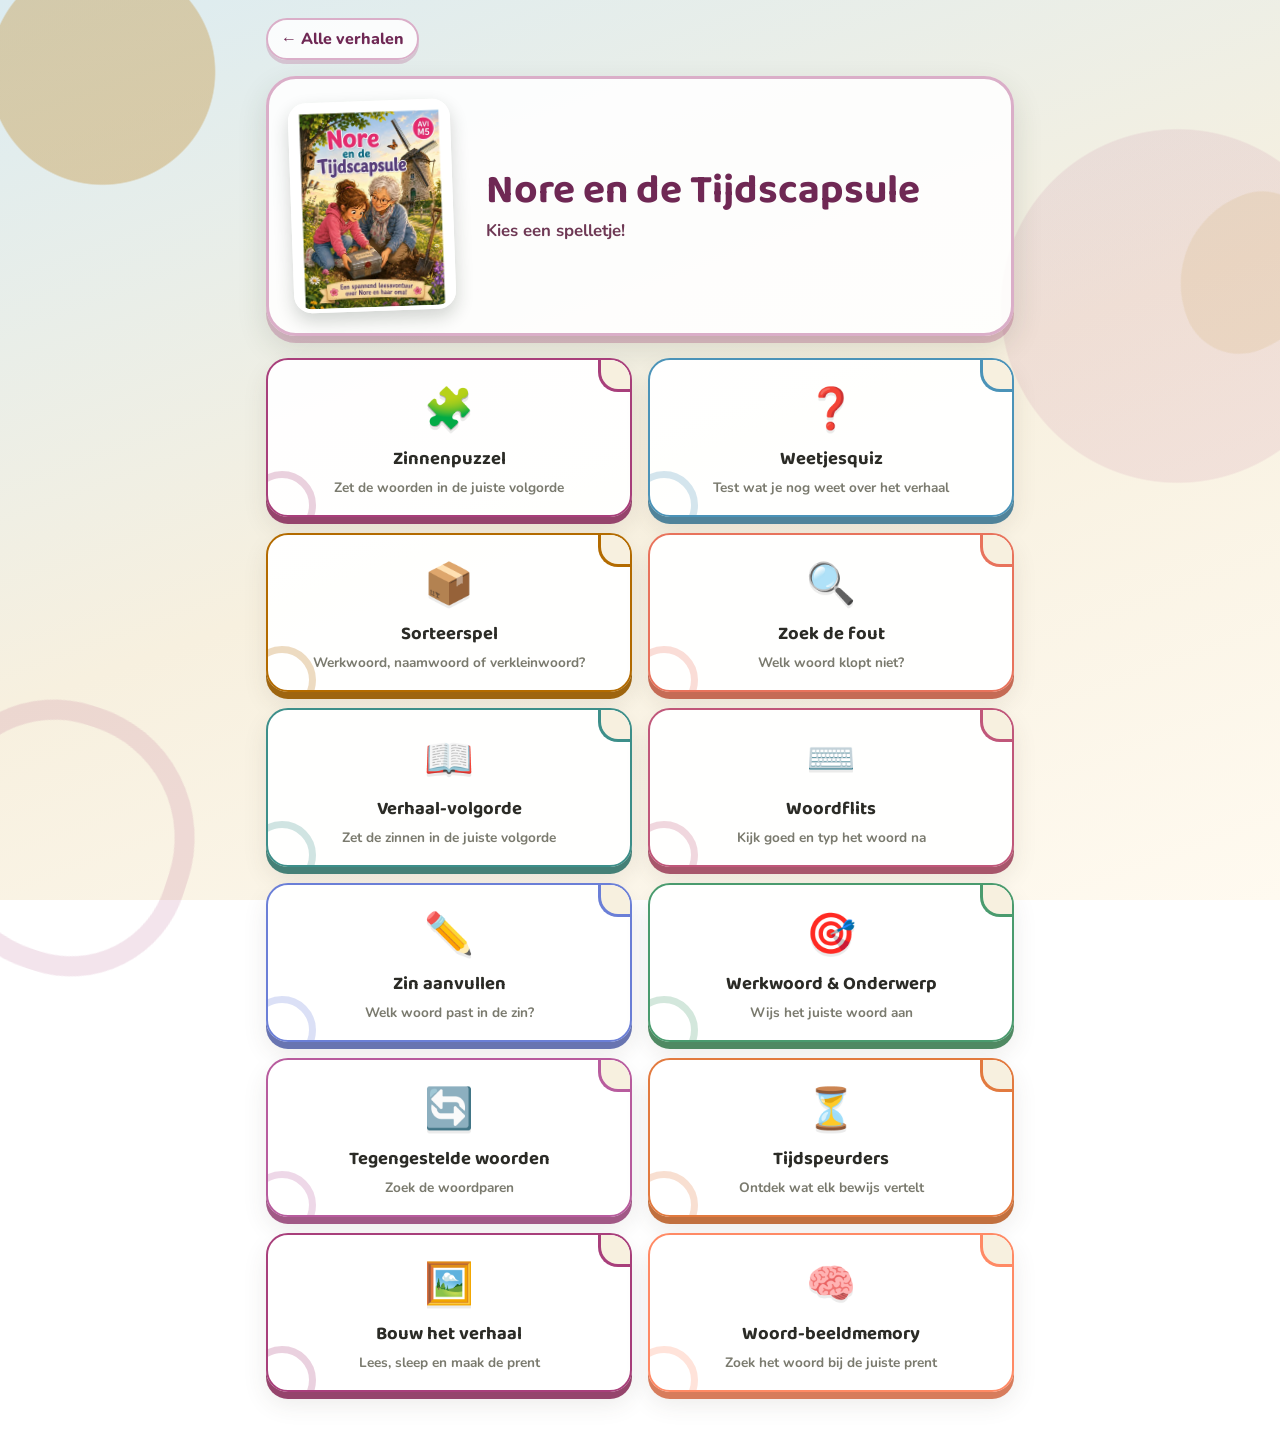
<file: spelletjes_nore_en_de_tijdscapsule_M5.html>
<!DOCTYPE html>
<html lang="nl">
<head>
<meta charset="UTF-8">
<meta name="viewport" content="width=device-width, initial-scale=1.0, maximum-scale=1, user-scalable=no">
<title>Nore en de Tijdscapsule — Spelletjes</title>
<link rel="preconnect" href="https://fonts.googleapis.com">
<link href="https://fonts.googleapis.com/css2?family=Baloo+2:wght@500;700;800&family=Nunito:wght@500;700;800&display=swap" rel="stylesheet">
<style>
  :root{
    --cream:#FBF6EC;
    --cream-deep:#F3E9D4;
    --ink:#2B2B26;
    --green:#2E6F40;
    --green-deep:#1F5230;
    --gold:#E0A63E;
    --gold-deep:#B36B00;
    --coral:#E8735C;
    --mint:#4FAF7C;
    --sky:#4B93B8;
    --plum:#8B5FA8;
    --card-shadow: 0 6px 0 rgba(43,43,38,0.12);
  }
  *{box-sizing:border-box;}
  html,body{margin:0;padding:0;}
  body{
    background:var(--cream);
    font-family:'Nunito',sans-serif;
    color:var(--ink);
    min-height:100vh;
    overflow-x:hidden;
    touch-action:manipulation;
  }
  h1,h2,h3,.display{
    font-family:'Baloo 2',sans-serif;
  }
  @media (prefers-reduced-motion: reduce){
    *{animation-duration:0.001ms !important; transition-duration:0.001ms !important;}
  }

  /* ---------- layout scaffolding ---------- */
  .screen{
    display:none;
    min-height:100vh;
    padding:20px 16px 40px;
    max-width:720px;
    margin:0 auto;
    position:relative;
  }
  .screen.active{display:block;}

  .topbar{
    display:flex;
    align-items:center;
    gap:10px;
    margin-bottom:18px;
  }
  .back-btn{
    background:var(--cream-deep);
    border:none;
    width:46px;height:46px;
    border-radius:50%;
    font-size:22px;
    display:flex;align-items:center;justify-content:center;
    box-shadow:var(--card-shadow);
    cursor:pointer;
    color:var(--ink);
    flex-shrink:0;
  }
  .back-btn:active{transform:translateY(3px); box-shadow:none;}
  .topbar h2{margin:0; font-size:1.3rem; color:var(--green-deep);}

  /* ---------- hub ---------- */
  .hub-hero{
    text-align:center;
    padding:18px 10px 8px;
  }
  .hub-hero .mascot{font-size:52px; display:block; margin-bottom:4px;}
  .hub-hero h1{
    font-size:1.9rem;
    color:var(--green-deep);
    margin:0 0 4px;
  }
  .hub-hero p{
    margin:0;
    color:#6b6a5f;
    font-weight:700;
    font-size:1.05rem;
  }

  .card-grid{
    display:grid;
    grid-template-columns:1fr 1fr;
    gap:16px;
    margin-top:22px;
  }
  @media (max-width:480px){
    .card-grid{grid-template-columns:1fr;}
  }

  .game-card{
    --accent: var(--green);
    position:relative;
    background:#fff;
    border-radius:22px;
    padding:22px 16px 18px;
    text-align:center;
    cursor:pointer;
    border:3px solid var(--accent);
    box-shadow:0 7px 0 var(--accent);
    transition:transform .12s ease;
  }
  .game-card:active{transform:translateY(6px); box-shadow:0 1px 0 var(--accent);}
  .game-card .peel{
    position:absolute; top:-2px; right:-2px;
    width:34px; height:34px;
    background:var(--cream);
    border-left:3px solid var(--accent);
    border-bottom:3px solid var(--accent);
    border-radius:0 20px 0 20px;
  }
  .game-card .icon{font-size:40px; display:block; margin-bottom:8px;}
  .game-card h3{margin:0 0 4px; font-size:1.15rem; color:var(--ink);}
  .game-card p{margin:0; font-size:.85rem; color:#7a7a6e; font-weight:700;}
  .game-card.c1{--accent:var(--green);}
  .game-card.c2{--accent:var(--sky);}
  .game-card.c3{--accent:var(--gold-deep);}
  .game-card.c4{--accent:var(--coral);}
  .game-card.c5{--accent:#3D8F8A;}
  .game-card.c6{--accent:#C0577A;}
  .game-card.c7{--accent:#6B7FD7;}
  .game-card.c8{--accent:#4A9B6E;}
  .game-card.c9{--accent:#B85C9E;}

  /* ---------- shared game bits ---------- */
  .prompt-box{
    background:#fff;
    border-radius:18px;
    padding:18px;
    box-shadow:var(--card-shadow);
    text-align:center;
    margin-bottom:20px;
  }
  .prompt-box .hint{font-weight:800; color:var(--gold-deep); font-size:1rem; margin-bottom:6px;}
  .prompt-box .big{font-size:1.3rem; font-weight:800;}

  .chip{
    display:inline-flex;
    align-items:center;
    justify-content:center;
    background:var(--cream-deep);
    border:2px solid #d8cca8;
    border-radius:14px;
    padding:10px 16px;
    margin:6px;
    font-weight:800;
    font-size:1.15rem;
    cursor:grab;
    user-select:none;
    -webkit-user-select:none;
    -webkit-touch-callout:none;
    touch-action:none;
    box-shadow:0 3px 0 #d8cca8;
    position:relative;
  }
  .chip.dragging{opacity:.35;}
  .chip.placed{background:var(--mint); border-color:var(--green-deep); color:#fff; box-shadow:0 3px 0 var(--green-deep);}
  .chip.ghost{
    position:fixed; z-index:50; pointer-events:none;
    background:var(--gold); color:#fff; border-color:var(--gold-deep);
    box-shadow:0 8px 14px rgba(0,0,0,.25);
  }

  .slot-row{
    display:flex; flex-wrap:wrap; justify-content:center;
    gap:8px; min-height:64px;
    background:var(--cream-deep);
    border-radius:16px;
    padding:12px;
    margin-bottom:18px;
  }
  .slot{
    width:78px; height:48px;
    border:3px dashed #c9bb92;
    border-radius:12px;
    display:flex; align-items:center; justify-content:center;
    background:rgba(255,255,255,.5);
  }
  .slot.filled{border-style:solid;}
  .slot.dropready{border-color:var(--green); background:#e4f4e9;}

  .slot-col{
    display:flex; flex-direction:column; gap:8px;
    background:var(--cream-deep);
    border-radius:16px;
    padding:12px;
    margin-bottom:18px;
  }
  .slot-wide{
    width:100%; height:auto; box-sizing:border-box;
    min-height:52px;
    border:3px dashed #c9bb92;
    border-radius:12px;
    display:flex; align-items:center;
    padding:0 12px;
    background:rgba(255,255,255,.5);
  }
  .slot-wide.filled{border-style:solid;}
  .slot-wide .num{
    font-family:'Baloo 2',sans-serif; font-weight:800; color:var(--gold-deep);
    margin-right:10px; flex-shrink:0;
  }
  .chip-sentence{
    display:flex; align-items:center;
    background:var(--cream-deep);
    border:2px solid #d8cca8;
    border-radius:14px;
    padding:12px 16px;
    margin:6px 0;
    font-weight:800;
    font-size:1.05rem;
    cursor:grab;
    user-select:none;
    -webkit-user-select:none;
    -webkit-touch-callout:none;
    touch-action:none;
    box-shadow:0 3px 0 #d8cca8;
    width:100%;
    min-width:0;
    box-sizing:border-box;
  }
  .slot-wide .chip-sentence{
    flex:1 1 auto;
    width:auto;
    min-width:0;
  }
  .chip-sentence.placed{background:var(--mint); border-color:var(--green-deep); color:#fff; box-shadow:0 3px 0 var(--green-deep);}
  .chip-sentence.order-wrong{background:#f7c9c3; border-color:#c85b4b; color:#7a241b; box-shadow:0 3px 0 #c85b4b;}
  .chip-sentence.dragging{opacity:.35;}
  .chip-sentence.ghost{
    position:fixed; z-index:50; pointer-events:none;
    background:var(--gold); color:#fff; border-color:var(--gold-deep);
    box-shadow:0 8px 14px rgba(0,0,0,.25);
  }

  .speed-row{display:flex; justify-content:center; gap:10px; margin:14px 0;}
  .speed-btn{
    font-family:'Baloo 2',sans-serif; font-weight:700; font-size:.95rem;
    border:3px solid #d8cca8; background:#fff; border-radius:14px;
    padding:8px 16px; cursor:pointer;
  }
  .speed-btn.active{background:#C0577A; border-color:#8f3d59; color:#fff;}

  .flash-stage{
    background:#fff; border-radius:22px; min-height:160px;
    display:flex; align-items:center; justify-content:center;
    box-shadow:var(--card-shadow); margin-bottom:16px;
  }
  .flash-word{
    font-family:'Baloo 2',sans-serif; font-weight:800; font-size:2.6rem;
    color:var(--green-deep); letter-spacing:2px;
  }
  .flash-timer{
    font-family:'Baloo 2',sans-serif; font-weight:700; font-size:1.1rem;
    color:var(--gold-deep);
  }
  .type-input{
    width:100%; box-sizing:border-box;
    font-family:'Baloo 2',sans-serif; font-size:1.6rem; text-align:center;
    padding:14px; border-radius:14px; border:3px solid #d8cca8;
    margin-bottom:14px; letter-spacing:2px;
  }
  .type-input.correct{border-color:var(--green-deep); background:#e4f4e9;}
  .type-input.wrong{border-color:#a8402c; background:#fdeae7;}

  .cloze-sentence{
    font-family:'Baloo 2',sans-serif; font-weight:700; font-size:1.3rem;
    text-align:center; line-height:1.6;
  }
  .cloze-blank{
    display:inline-block; min-width:90px;
    border-bottom:3px dashed var(--gold-deep);
    color:var(--gold-deep);
    padding:0 6px;
  }
  .cloze-blank.filled-good{border-bottom-style:solid; border-color:var(--green-deep); color:var(--green-deep);}
  .cloze-blank.filled-bad{border-bottom-style:solid; border-color:#a8402c; color:#a8402c;}
  .cloze-options{display:grid; gap:12px; margin-top:22px;}
  .cloze-opt{
    background:#fff; border:3px solid #d8cca8; border-radius:16px;
    padding:14px; font-family:'Baloo 2',sans-serif; font-weight:700; font-size:1.1rem;
    cursor:pointer; box-shadow:0 5px 0 #d8cca8;
  }
  .cloze-opt:active{transform:translateY(4px); box-shadow:none;}
  .cloze-opt.correct{background:var(--mint); border-color:var(--green-deep); color:#fff; box-shadow:0 5px 0 var(--green-deep);}
  .cloze-opt.wrong{background:var(--coral); border-color:#a8402c; color:#fff; box-shadow:0 5px 0 #a8402c;}

  .word-tap.verb-hit{background:#4A9B6E; color:#fff; border-color:#33714f;}
  .word-tap.subject-hit{background:#4A9B6E; color:#fff; border-color:#33714f;}

  .opp-grid{
    display:grid; grid-template-columns:1fr 1fr 1fr; gap:10px;
    margin-bottom:16px;
  }
  @media (max-width:480px){ .opp-grid{grid-template-columns:1fr 1fr;} }
  .opp-tile{
    background:#fff; border:3px solid #d8cca8; border-radius:14px;
    padding:16px 8px; text-align:center; cursor:pointer;
    font-family:'Baloo 2',sans-serif; font-weight:700; font-size:1.05rem;
    box-shadow:0 4px 0 #d8cca8;
  }
  .opp-tile:active{transform:translateY(3px); box-shadow:none;}
  .opp-tile.selected{background:var(--gold); border-color:var(--gold-deep); color:#fff; box-shadow:0 4px 0 var(--gold-deep);}
  .opp-tile.matched{background:var(--pair-bg,var(--mint)); border-color:var(--pair-border,var(--green-deep)); color:#fff; box-shadow:0 4px 0 var(--pair-border,var(--green-deep)); cursor:default;}
  .opp-tile.shake{animation:shakeTile .4s;}
  @keyframes shakeTile{
    0%,100%{transform:translateX(0);}
    25%{transform:translateX(-6px);}
    75%{transform:translateX(6px);}
  }

  .bank{
    display:flex; flex-wrap:wrap; justify-content:center;
    padding:10px 4px;
  }

  .action-row{display:flex; justify-content:center; gap:12px; margin-top:8px;}
  .btn{
    font-family:'Baloo 2',sans-serif;
    font-weight:700;
    font-size:1.05rem;
    border:none;
    border-radius:16px;
    padding:12px 22px;
    cursor:pointer;
    background:var(--green);
    color:#fff;
    box-shadow:0 5px 0 var(--green-deep);
  }
  .btn:active{transform:translateY(4px); box-shadow:none;}
  .btn.secondary{background:var(--cream-deep); color:var(--ink); box-shadow:0 5px 0 #d8cca8;}

  .feedback{
    text-align:center; font-weight:800; font-size:1.15rem;
    min-height:30px; margin-top:6px;
  }
  .feedback.good{color:var(--green-deep);}
  .feedback.bad{color:var(--coral);}

  .progress-dots{display:flex; justify-content:center; gap:8px; margin:14px 0;}
  .progress-dots span{width:10px;height:10px;border-radius:50%; background:#d8cca8;}
  .progress-dots span.done{background:var(--green);}
  .progress-dots span.current{background:var(--gold-deep);}

  /* quiz */
  .quiz-options{display:grid; gap:12px; margin-top:6px;}
  .quiz-opt{
    background:#fff; border:3px solid #d8cca8; border-radius:16px;
    padding:14px; font-family:'Baloo 2',sans-serif; font-weight:700; font-size:1.1rem;
    cursor:pointer; box-shadow:0 5px 0 #d8cca8; text-align:left;
  }
  .quiz-opt:active{transform:translateY(4px); box-shadow:none;}
  .quiz-opt.correct{background:var(--mint); border-color:var(--green-deep); color:#fff; box-shadow:0 5px 0 var(--green-deep);}
  .quiz-opt.wrong{background:var(--coral); border-color:#a8402c; color:#fff; box-shadow:0 5px 0 #a8402c;}

  /* sort */
  .sort-bins{display:flex; gap:14px; margin-bottom:18px;}
  .bin{
    flex:1; min-height:170px;
    border-radius:18px;
    border:3px solid var(--accent, var(--sky));
    background:#fff;
    padding:12px 6px;
    text-align:center;
  }
  .bin h4{margin:2px 0 10px; font-family:'Baloo 2',sans-serif; color:var(--accent, var(--sky)); font-size:.95rem; line-height:1.15;}
  .bin .bin-inner{display:flex; flex-wrap:wrap; justify-content:center; gap:6px; min-height:60px;}
  .bin.short{--accent:var(--sky);}
  .bin.long{--accent:var(--plum);}
  .bin.other{--accent:var(--gold-deep);}
  .bin.dropready{background:var(--cream-deep);}

  /* wrong-word game */
  .sentence-tap{
    display:flex; flex-wrap:wrap; justify-content:center; gap:8px;
    margin-top:10px;
  }
  .word-tap{
    background:#fff; border:2px solid #d8cca8; border-radius:12px;
    padding:9px 12px; font-weight:800; font-size:1.15rem; cursor:pointer;
  }
  .word-tap.wrong-hit{background:var(--coral); color:#fff; border-color:#a8402c;}
  .word-tap.miss{opacity:.4;}

  /* celebration */
  .confetti-piece{
    position:fixed; top:-10px; font-size:22px; z-index:80;
    animation:fall linear forwards;
  }
  @keyframes fall{
    to{ transform:translateY(105vh) rotate(300deg); opacity:.9;}
  }
  .end-card{
    text-align:center; background:#fff; border-radius:20px; padding:28px 18px;
    box-shadow:var(--card-shadow);
  }
  .end-card .stars{font-size:2.4rem; margin-bottom:6px;}
  .end-card h2{color:var(--green-deep); margin:4px 0;}
</style>
<link rel="stylesheet" href="storybook-theme.css?v=2">
</head>
<body data-story="nore-tijdscapsule">

<!-- ================= HUB ================= -->
<div id="hub" class="screen active">
  <a class="all-stories" href="index.html">← Alle verhalen</a>
  <div class="hub-hero">
    <span class="mascot">🦓</span>
    <h1>Nore en de Tijdscapsule</h1>
    <p>Kies een spelletje!</p>
  </div>

  <div class="card-grid">
    <div class="game-card c1" onclick="openGame('sentence')">
      <div class="peel"></div>
      <span class="icon">🧩</span>
      <h3>Zinnenpuzzel</h3>
      <p>Zet de woorden in de juiste volgorde</p>
    </div>
    <div class="game-card c2" onclick="openGame('quiz')">
      <div class="peel"></div>
      <span class="icon">❓</span>
      <h3>Weetjesquiz</h3>
      <p>Test wat je nog weet over het verhaal</p>
    </div>
    <div class="game-card c3" onclick="openGame('sort')">
      <div class="peel"></div>
      <span class="icon">📦</span>
      <h3>Sorteerspel</h3>
      <p>Werkwoord, naamwoord of verkleinwoord?</p>
    </div>
    <div class="game-card c4" onclick="openGame('wrong')">
      <div class="peel"></div>
      <span class="icon">🔍</span>
      <h3>Zoek de fout</h3>
      <p>Welk woord klopt niet?</p>
    </div>
    <div class="game-card c5" onclick="openGame('order')">
      <div class="peel"></div>
      <span class="icon">📖</span>
      <h3>Verhaal-volgorde</h3>
      <p>Zet de zinnen in de juiste volgorde</p>
    </div>
    <div class="game-card c6" onclick="openGame('type')">
      <div class="peel"></div>
      <span class="icon">⌨️</span>
      <h3>Woordflits</h3>
      <p>Kijk goed en typ het woord na</p>
    </div>
    <div class="game-card c7" onclick="openGame('cloze')">
      <div class="peel"></div>
      <span class="icon">✏️</span>
      <h3>Zin aanvullen</h3>
      <p>Welk woord past in de zin?</p>
    </div>
    <div class="game-card c8" onclick="openGame('grammar')">
      <div class="peel"></div>
      <span class="icon">🎯</span>
      <h3>Werkwoord & Onderwerp</h3>
      <p>Wijs het juiste woord aan</p>
    </div>
    <div class="game-card c9" onclick="openGame('opposite')">
      <div class="peel"></div>
      <span class="icon">🔄</span>
      <h3>Tegengestelde woorden</h3>
      <p>Zoek de woordparen</p>
    </div>
  </div>
</div>

<!-- ================= GAME: ZINNENPUZZEL ================= -->
<div id="game-sentence" class="screen">
  <div class="topbar">
    <button class="back-btn" onclick="goHub()">←</button>
    <h2>🧩 Zinnenpuzzel</h2>
  </div>
  <div class="progress-dots" id="sentence-dots"></div>
  <div class="prompt-box">
    <div class="hint">Zet de woorden in de juiste volgorde</div>
  </div>
  <div class="slot-row" id="sentence-slots"></div>
  <div class="bank" id="sentence-bank"></div>
  <div class="feedback" id="sentence-feedback"></div>
  <div class="action-row">
    <button class="btn secondary" onclick="resetSentence()">Opnieuw</button>
  </div>
</div>

<!-- ================= GAME: QUIZ ================= -->
<div id="game-quiz" class="screen">
  <div class="topbar">
    <button class="back-btn" onclick="goHub()">←</button>
    <h2>❓ Weetjesquiz</h2>
  </div>
  <div class="progress-dots" id="quiz-dots"></div>
  <div id="quiz-body"></div>
</div>

<!-- ================= GAME: SORTEERSPEL ================= -->
<div id="game-sort" class="screen">
  <div class="topbar">
    <button class="back-btn" onclick="goHub()">←</button>
    <h2>📦 Sorteerspel</h2>
  </div>
  <div class="prompt-box">
    <div class="hint">Sleep elk woord naar de juiste doos</div>
  </div>
  <div class="sort-bins">
    <div class="bin short" id="bin-werkwoord"><h4>WERK-<br>WOORD</h4><div class="bin-inner" id="bin-werkwoord-inner"></div></div>
    <div class="bin long" id="bin-naamwoord"><h4>ZELFST.<br>NAAMW.</h4><div class="bin-inner" id="bin-naamwoord-inner"></div></div>
    <div class="bin other" id="bin-verkleinwoord"><h4>VERKLEIN-<br>WOORD</h4><div class="bin-inner" id="bin-verkleinwoord-inner"></div></div>
  </div>
  <div class="bank" id="sort-bank"></div>
  <div class="feedback" id="sort-feedback"></div>
  <div class="action-row">
    <button class="btn secondary" onclick="resetSort()">Opnieuw</button>
  </div>
</div>

<!-- ================= GAME: ZOEK DE FOUT ================= -->
<div id="game-wrong" class="screen">
  <div class="topbar">
    <button class="back-btn" onclick="goHub()">←</button>
    <h2>🔍 Zoek de fout</h2>
  </div>
  <div class="progress-dots" id="wrong-dots"></div>
  <div class="prompt-box">
    <div class="hint">Tik op het woord dat niet klopt met het verhaal</div>
  </div>
  <div class="sentence-tap" id="wrong-sentence"></div>
  <div class="feedback" id="wrong-feedback"></div>
</div>

<!-- ================= GAME: VERHAAL-VOLGORDE ================= -->
<div id="game-order" class="screen">
  <div class="topbar">
    <button class="back-btn" onclick="goHub()">←</button>
    <h2>📖 Verhaal-volgorde</h2>
  </div>
  <div class="prompt-box">
    <div class="hint">Sleep de zinnen in de volgorde van het verhaal</div>
  </div>
  <div class="slot-col" id="order-slots"></div>
  <div class="bank" id="order-bank"></div>
  <div class="feedback" id="order-feedback"></div>
  <div class="action-row">
    <button class="btn secondary" onclick="resetOrder()">Opnieuw</button>
  </div>
</div>

<!-- ================= GAME: WOORDFLITS ================= -->
<div id="game-type" class="screen">
  <div class="topbar">
    <button class="back-btn" onclick="goHub()">←</button>
    <h2>⌨️ Woordflits</h2>
  </div>
  <div class="progress-dots" id="type-dots"></div>
  <div id="type-body"></div>
</div>

<!-- ================= GAME: ZIN AANVULLEN ================= -->
<div id="game-cloze" class="screen">
  <div class="topbar">
    <button class="back-btn" onclick="goHub()">←</button>
    <h2>✏️ Zin aanvullen</h2>
  </div>
  <div class="progress-dots" id="cloze-dots"></div>
  <div id="cloze-body"></div>
</div>

<!-- ================= GAME: WERKWOORD & ONDERWERP ================= -->
<div id="game-grammar" class="screen">
  <div class="topbar">
    <button class="back-btn" onclick="goHub()">←</button>
    <h2>🎯 Werkwoord & Onderwerp</h2>
  </div>
  <div class="progress-dots" id="grammar-dots"></div>
  <div class="prompt-box">
    <div class="hint" id="grammar-task">Tik op het werkwoord</div>
  </div>
  <div class="sentence-tap" id="grammar-sentence"></div>
  <div class="feedback" id="grammar-feedback"></div>
</div>

<!-- ================= GAME: TEGENGESTELDE WOORDEN ================= -->
<div id="game-opposite" class="screen">
  <div class="topbar">
    <button class="back-btn" onclick="goHub()">←</button>
    <h2>🔄 Tegengestelde woorden</h2>
  </div>
  <div class="prompt-box">
    <div class="hint">Tik twee woorden die tegengesteld zijn aan elkaar</div>
  </div>
  <div class="opp-grid" id="opp-grid"></div>
  <div class="feedback" id="opp-feedback"></div>
  <div class="action-row"><button class="btn secondary" onclick="resetOpposite()">Opnieuw</button></div>
</div>

<script>
/* ============ shared helpers ============ */
function goHub(){
  document.querySelectorAll('.screen').forEach(s=>s.classList.remove('active'));
  document.getElementById('hub').classList.add('active');
}
function openGame(name){
  document.querySelectorAll('.screen').forEach(s=>s.classList.remove('active'));
  document.getElementById('game-'+name).classList.add('active');
  if(name==='sentence') initSentence();
  if(name==='quiz') initQuiz();
  if(name==='sort') initSort();
  if(name==='wrong') initWrong();
  if(name==='order') initOrder();
  if(name==='type') initType();
  if(name==='cloze') initCloze();
  if(name==='grammar') initGrammar();
  if(name==='opposite') initOpposite();
}
function shuffle(arr){
  const a=arr.slice();
  for(let i=a.length-1;i>0;i--){
    const j=Math.floor(Math.random()*(i+1));
    [a[i],a[j]]=[a[j],a[i]];
  }
  return a;
}
function celebrate(container){
  const emojis=['🎉','⭐','🦓','✨'];
  for(let i=0;i<16;i++){
    const s=document.createElement('span');
    s.className='confetti-piece';
    s.textContent=emojis[Math.floor(Math.random()*emojis.length)];
    s.style.left=Math.random()*100+'vw';
    s.style.animationDuration=(1.6+Math.random()*1.2)+'s';
    s.style.fontSize=(16+Math.random()*14)+'px';
    document.body.appendChild(s);
    setTimeout(()=>s.remove(),3000);
  }
}
function renderDots(id,total,currentIndex){
  const el=document.getElementById(id);
  el.innerHTML='';
  for(let i=0;i<total;i++){
    const d=document.createElement('span');
    if(i<currentIndex) d.className='done';
    else if(i===currentIndex) d.className='current';
    el.appendChild(d);
  }
}

/* ============ pointer-based drag helper ============ */
function makeDraggable(chip, onDrop){
  let startX, startY, ghost=null, originParent, originNext;
  chip.addEventListener('pointerdown', e=>{
    if(chip.classList.contains('placed') && chip.dataset.locked==='1') return;
    e.preventDefault();
    try{ chip.setPointerCapture(e.pointerId); }catch(err){}
    const rect=chip.getBoundingClientRect();
    startX=e.clientX; startY=e.clientY;
    originParent=chip.parentElement; originNext=chip.nextSibling;
    ghost=chip.cloneNode(true);
    ghost.classList.add('ghost');
    ghost.style.width=rect.width+'px';
    ghost.style.left=rect.left+'px';
    ghost.style.top=rect.top+'px';
    document.body.appendChild(ghost);
    chip.classList.add('dragging');

    function move(ev){
      const dx=ev.clientX-startX, dy=ev.clientY-startY;
      ghost.style.left=(rect.left+dx)+'px';
      ghost.style.top=(rect.top+dy)+'px';
      const cx=rect.left+dx+rect.width/2, cy=rect.top+dy+rect.height/2;
      document.querySelectorAll('.slot,.bin').forEach(z=>{
        const zr=z.getBoundingClientRect();
        const inside = cx>=zr.left && cx<=zr.right && cy>=zr.top && cy<=zr.bottom;
        z.classList.toggle('dropready', inside);
      });
    }
    function up(ev){
      document.removeEventListener('pointermove',move);
      document.removeEventListener('pointerup',up);
      chip.classList.remove('dragging');
      const dx=ev.clientX-startX, dy=ev.clientY-startY;
      const cx=rect.left+dx+rect.width/2, cy=rect.top+dy+rect.height/2;
      ghost.remove();
      let target=null;
      document.querySelectorAll('.slot,.bin').forEach(z=>{
        const zr=z.getBoundingClientRect();
        z.classList.remove('dropready');
        const inside = cx>=zr.left && cx<=zr.right && cy>=zr.top && cy<=zr.bottom;
        if(inside) target=z;
      });
      onDrop(chip, target, originParent, originNext);
    }
    document.addEventListener('pointermove',move);
    document.addEventListener('pointerup',up);
  });
}

/* ============ GAME 1: ZINNENPUZZEL ============ */
const sentences = [
  "Nore vindt een envelop.",
  "Oma bakt een taart.",
  "Ze lezen het dagboek.",
  "Nore verzamelt spulletjes.",
  "Ze begraven de capsule."
];
let sIndex=0;

function initSentence(){ sIndex=0; loadSentence(); }
function loadSentence(){
  document.getElementById('sentence-feedback').textContent='';
  renderDots('sentence-dots', sentences.length, sIndex);
  const words = sentences[sIndex].replace('.','').split(' ');
  const slotRow=document.getElementById('sentence-slots');
  const bank=document.getElementById('sentence-bank');
  slotRow.innerHTML=''; bank.innerHTML='';
  words.forEach(()=>{
    const slot=document.createElement('div');
    slot.className='slot';
    slotRow.appendChild(slot);
  });
  shuffle(words).forEach(w=>{
    const chip=document.createElement('div');
    chip.className='chip';
    chip.textContent=w;
    bank.appendChild(chip);
    makeDraggable(chip, handleSentenceDrop);
  });
}
function handleSentenceDrop(chip, target, originParent, originNext){
  if(target && target.classList.contains('slot') && !target.firstChild){
    target.appendChild(chip);
    target.classList.add('filled');
    chip.classList.add('placed');
  } else if(target && target.classList.contains('slot') && target.firstChild){
    originParent.insertBefore(chip, originNext);
  } else if(!target){
    document.getElementById('sentence-bank').appendChild(chip);
    chip.classList.remove('placed');
  } else {
    originParent.insertBefore(chip, originNext);
  }
  if(originParent.classList && originParent.classList.contains('slot')){
    originParent.classList.toggle('filled', !!originParent.firstChild);
  }
  checkSentence();
}
function checkSentence(){
  const slots=[...document.querySelectorAll('#sentence-slots .slot')];
  if(slots.some(s=>!s.firstChild)) return;
  const attempt=slots.map(s=>s.firstChild.textContent).join(' ')+'.';
  const fb=document.getElementById('sentence-feedback');
  if(attempt===sentences[sIndex]){
    fb.textContent='Goed zo! 🎉';
    fb.className='feedback good';
    celebrate();
    slots.forEach(s=>s.firstChild.dataset.locked='1');
    setTimeout(()=>{
      sIndex++;
      if(sIndex<sentences.length){ loadSentence(); }
      else { fb.textContent='Alle zinnen gelukt! Je bent een echte leesheld! 🦓⭐'; renderDots('sentence-dots', sentences.length, sentences.length);}
    },1100);
  } else {
    fb.textContent='Bijna! Probeer de woorden te verschuiven.';
    fb.className='feedback bad';
  }
}
function resetSentence(){ loadSentence(); }

/* ============ GAME 2: QUIZ ============ */
const quiz = [
  {q:"Wat vindt Nore achterin het album?", opts:["Een foto","Een envelop","Een brief van de koning"], a:1},
  {q:"Van wie was het dagboekje?", opts:["Van oma","Van Nore","Van overgrootmoeder"], a:2},
  {q:"Welk plan had overgrootmoeder ooit?", opts:["Naar zee gaan","Een tijdscapsule maken","Een huis bouwen"], a:1},
  {q:"Wat stoppen ze in de capsule?", opts:["Geld","Foto en briefje","Speelgoed van de winkel"], a:1},
  {q:"Waar begraven ze de capsule?", opts:["In de tuin","Op het strand","Bij de molen"], a:2},
];
let qIndex=0, qScore=0;

function initQuiz(){ qIndex=0; qScore=0; loadQuiz(); }
function loadQuiz(){
  renderDots('quiz-dots', quiz.length, qIndex);
  const body=document.getElementById('quiz-body');
  if(qIndex>=quiz.length){
    const stars = qScore>=5?'⭐⭐⭐': qScore>=3?'⭐⭐':'⭐';
    body.innerHTML=`<div class="end-card">
      <div class="stars">${stars}</div>
      <h2>Je haalde ${qScore} van de ${quiz.length}!</h2>
      <p>${qScore===quiz.length?'Wauw, jij kent dit verhaal helemaal!':'Goed gedaan! Lees het verhaal nog eens en probeer opnieuw.'}</p>
      <div class="action-row"><button class="btn" onclick="initQuiz()">Nog eens</button></div>
    </div>`;
    if(qScore===quiz.length) celebrate();
    return;
  }
  const item=quiz[qIndex];
  body.innerHTML = `<div class="prompt-box"><div class="big">${item.q}</div></div>
    <div class="quiz-options" id="quiz-options"></div>`;
  const optsEl=document.getElementById('quiz-options');
  item.opts.forEach((opt,i)=>{
    const b=document.createElement('button');
    b.className='quiz-opt';
    b.textContent=opt;
    b.onclick=()=>answerQuiz(i,b);
    optsEl.appendChild(b);
  });
}
function answerQuiz(i, btn){
  const item=quiz[qIndex];
  const allBtns=[...document.querySelectorAll('.quiz-opt')];
  allBtns.forEach(b=>b.onclick=null);
  if(i===item.a){
    btn.classList.add('correct');
    qScore++;
    celebrate();
  } else {
    btn.classList.add('wrong');
    allBtns[item.a].classList.add('correct');
  }
  setTimeout(()=>{ qIndex++; loadQuiz(); }, 1000);
}

/* ============ GAME 3: SORTEERSPEL (dier / voorwerp / persoon) ============ */
const sortWords = [
  {w:"VINDT", cat:"werkwoord"},
  {w:"BEGRAVEN", cat:"werkwoord"},
  {w:"VERZAMELT", cat:"werkwoord"},
  {w:"DAGBOEK", cat:"naamwoord"},
  {w:"CAPSULE", cat:"naamwoord"},
  {w:"STEEN", cat:"naamwoord"},
  {w:"BRIEFJE", cat:"verkleinwoord"},
  {w:"DOOSJE", cat:"verkleinwoord"},
  {w:"STEENTJE", cat:"verkleinwoord"},
];
let sortRemaining=0;

function initSort(){
  document.getElementById('sort-feedback').textContent='';
  document.getElementById('bin-werkwoord-inner').innerHTML='';
  document.getElementById('bin-naamwoord-inner').innerHTML='';
  document.getElementById('bin-verkleinwoord-inner').innerHTML='';
  const bank=document.getElementById('sort-bank');
  bank.innerHTML='';
  sortRemaining=sortWords.length;
  shuffle(sortWords).forEach(item=>{
    const chip=document.createElement('div');
    chip.className='chip';
    chip.textContent=item.w;
    chip.dataset.cat = item.cat;
    bank.appendChild(chip);
    makeDraggable(chip, handleSortDrop);
  });
}
function handleSortDrop(chip, target, originParent, originNext){
  const fb=document.getElementById('sort-feedback');
  const binMap = {'bin-werkwoord':'werkwoord', 'bin-naamwoord':'naamwoord', 'bin-verkleinwoord':'verkleinwoord'};
  if(target && binMap[target.id]){
    const wantCat = binMap[target.id];
    const isCat = chip.dataset.cat;
    if(wantCat===isCat){
      target.querySelector('.bin-inner').appendChild(chip);
      chip.classList.add('placed');
      chip.dataset.locked='1';
      sortRemaining--;
      fb.textContent='Juist! 👍';
      fb.className='feedback good';
      if(sortRemaining===0){
        fb.textContent='Helemaal gesorteerd! Goed gedaan! 🎉';
        celebrate();
      }
    } else {
      fb.textContent='Niet helemaal — denk aan het verhaal!';
      fb.className='feedback bad';
      originParent.insertBefore(chip, originNext);
    }
  } else {
    originParent.insertBefore(chip, originNext);
  }
}
function resetSort(){ initSort(); }

/* ============ GAME 4: ZOEK DE FOUT ============ */
const wrongSet = [
  {words:["Nore","vindt","een","schoen","achterin","het","album."], wrong:3},
  {words:["De","buurvrouw","schreef","het","dagboek."], wrong:1},
  {words:["Ze","verzamelen","kleren","voor","de","capsule."], wrong:2},
  {words:["Ze","begraven","de","capsule","op","het","dak."], wrong:6},
  {words:["Oma","tekent","een","nieuw","briefje","voor","de","capsule."], wrong:1},
];
let wIndex=0;

function initWrong(){ wIndex=0; loadWrong(); }
function loadWrong(){
  document.getElementById('wrong-feedback').textContent='';
  renderDots('wrong-dots', wrongSet.length, wIndex);
  const el=document.getElementById('wrong-sentence');
  el.innerHTML='';
  if(wIndex>=wrongSet.length){
    el.innerHTML=`<div class="end-card">
      <div class="stars">🦓🎉</div>
      <h2>Je hebt alle foutjes gevonden!</h2>
      <div class="action-row"><button class="btn" onclick="initWrong()">Nog eens</button></div>
    </div>`;
    celebrate();
    return;
  }
  const item=wrongSet[wIndex];
  item.words.forEach((w,i)=>{
    const span=document.createElement('div');
    span.className='word-tap';
    span.textContent=w;
    span.onclick=()=>checkWrong(i,item,span);
    el.appendChild(span);
  });
}
function checkWrong(i,item,span){
  const fb=document.getElementById('wrong-feedback');
  const allSpans=[...document.querySelectorAll('.word-tap')];
  if(i===item.wrong){
    span.classList.add('wrong-hit');
    allSpans.forEach(s=>{ if(s!==span) s.classList.add('miss'); s.onclick=null; });
    fb.textContent='Gevonden! 🎉';
    fb.className='feedback good';
    celebrate();
    setTimeout(()=>{ wIndex++; loadWrong(); }, 1100);
  } else {
    fb.textContent='Nog niet helemaal — probeer een ander woord.';
    fb.className='feedback bad';
  }
}

/* ============ GAME 5: VERHAAL-VOLGORDE ============ */
const storyOrder = [
  "Nore vindt een envelop achterin het album.",
  "Ze lezen het dagboek van overgrootmoeder.",
  "Nore en oma verzamelen spulletjes.",
  "Ze stoppen alles in een metalen doos.",
  "Ze begraven de capsule bij de molen."
];

function initOrder(){
  document.getElementById('order-feedback').textContent='';
  const slotCol=document.getElementById('order-slots');
  const bank=document.getElementById('order-bank');
  slotCol.innerHTML=''; bank.innerHTML='';
  storyOrder.forEach((_,i)=>{
    const slot=document.createElement('div');
    slot.className='slot slot-wide';
    slot.innerHTML=`<span class="num">${i+1}.</span>`;
    slotCol.appendChild(slot);
  });
  shuffle(storyOrder).forEach(s=>{
    const chip=document.createElement('div');
    chip.className='chip-sentence';
    chip.textContent=s;
    bank.appendChild(chip);
    makeDraggable(chip, handleOrderDrop);
  });
}
function handleOrderDrop(chip, target, originParent, originNext){
  document.querySelectorAll('#order-slots .chip-sentence').forEach(c=>c.classList.remove('order-wrong'));
  document.getElementById('order-feedback').textContent='';
  if(target && target.classList.contains('slot-wide')){
    const other=target.querySelector('.chip-sentence');
    if(other && other!==chip){
      if(originParent.classList.contains('slot-wide')) originParent.appendChild(other);
      else document.getElementById('order-bank').appendChild(other);
      other.classList.toggle('placed', other.parentElement.classList.contains('slot-wide'));
    }
    target.appendChild(chip);
    target.classList.add('filled');
    chip.classList.add('placed');
  } else if(!target){
    document.getElementById('order-bank').appendChild(chip);
    chip.classList.remove('placed');
  } else {
    originParent.insertBefore(chip, originNext);
  }
  if(originParent.classList && originParent.classList.contains('slot-wide')){
    originParent.classList.toggle('filled', originParent.children.length>1);
  }
  checkOrder();
}
function checkOrder(){
  const slots=[...document.querySelectorAll('#order-slots .slot-wide')];
  if(slots.some(s=>s.children.length<2)) return;
  const attempt=slots.map(s=>s.querySelector('.chip-sentence').textContent);
  const fb=document.getElementById('order-feedback');
  const isCorrect = attempt.every((s,i)=>s===storyOrder[i]);
  if(isCorrect){
    fb.textContent='Helemaal juist! Jij kent het verhaal goed! 🎉';
    fb.className='feedback good';
    celebrate();
  } else {
    slots.forEach((slot,i)=>{
      slot.querySelector('.chip-sentence').classList.toggle('order-wrong', attempt[i]!==storyOrder[i]);
    });
    fb.textContent='Bijna! Denk na: wat gebeurde eerst in het verhaal?';
    fb.className='feedback bad';
  }
}
function resetOrder(){
  const wrong=[...document.querySelectorAll('#order-slots .chip-sentence.order-wrong')];
  if(!wrong.length){ initOrder(); return; }
  const bank=document.getElementById('order-bank');
  wrong.forEach(chip=>{
    const slot=chip.parentElement;
    chip.classList.remove('placed','order-wrong');
    bank.appendChild(chip);
    slot.classList.remove('filled');
  });
  document.getElementById('order-feedback').textContent='De juiste zinnen blijven staan. Probeer de andere opnieuw.';
}

/* ============ GAME 6: WOORDFLITS ============ */
const flashWords = ["DAGBOEK","ENVELOP","CAPSULE","STEEN","MOLEN","OMA"];
let flashIndex=0, flashScore=0, flashSeconds=6, flashTimerHandle=null;

function initType(){
  flashIndex=0; flashScore=0;
  showSpeedPicker();
}
function showSpeedPicker(){
  const body=document.getElementById('type-body');
  document.getElementById('type-dots').innerHTML='';
  body.innerHTML = `
    <div class="prompt-box">
      <div class="hint">Hoe lang mag je het woord zien?</div>
    </div>
    <div class="speed-row" id="speed-row"></div>
    <div class="action-row"><button class="btn" onclick="startFlash()">Start!</button></div>
  `;
  const row=document.getElementById('speed-row');
  [3,6,10].forEach(sec=>{
    const b=document.createElement('button');
    b.className='speed-btn'+(sec===flashSeconds?' active':'');
    b.textContent=sec+' sec';
    b.onclick=()=>{
      flashSeconds=sec;
      [...row.children].forEach(c=>c.classList.remove('active'));
      b.classList.add('active');
    };
    row.appendChild(b);
  });
}
function startFlash(){
  flashIndex=0; flashScore=0;
  loadFlash();
}
function loadFlash(){
  renderDots('type-dots', flashWords.length, flashIndex);
  const body=document.getElementById('type-body');
  if(flashIndex>=flashWords.length){
    const stars = flashScore>=6?'⭐⭐⭐': flashScore>=4?'⭐⭐':'⭐';
    body.innerHTML=`<div class="end-card">
      <div class="stars">${stars}</div>
      <h2>Je typte ${flashScore} van de ${flashWords.length} goed!</h2>
      <div class="action-row"><button class="btn" onclick="initType()">Nog eens</button></div>
    </div>`;
    if(flashScore===flashWords.length) celebrate();
    return;
  }
  const word=flashWords[flashIndex];
  body.innerHTML = `
    <div class="flash-stage"><div class="flash-word" id="flash-word">${word}</div></div>
    <div style="text-align:center" class="flash-timer" id="flash-timer">${flashSeconds}</div>
  `;
  let remaining=flashSeconds;
  clearInterval(flashTimerHandle);
  flashTimerHandle=setInterval(()=>{
    remaining--;
    const t=document.getElementById('flash-timer');
    if(t) t.textContent=remaining;
    if(remaining<=0){
      clearInterval(flashTimerHandle);
      showTypeInput(word);
    }
  },1000);
}
function showTypeInput(word){
  const body=document.getElementById('type-body');
  body.innerHTML = `
    <div class="prompt-box"><div class="hint">Typ het woord dat je zag:</div></div>
    <input type="text" class="type-input" id="type-field" autocomplete="off" autocorrect="off" autocapitalize="off" spellcheck="false">
    <div class="action-row"><button class="btn" onclick="checkFlash('${word}')">Controleer</button></div>
    <div class="feedback" id="type-feedback"></div>
  `;
  const field=document.getElementById('type-field');
  field.focus();
  field.addEventListener('keydown', e=>{ if(e.key==='Enter') checkFlash(word); });
}
function checkFlash(word){
  const field=document.getElementById('type-field');
  const fb=document.getElementById('type-feedback');
  const val=field.value.trim().toUpperCase();
  if(val===word){
    field.classList.add('correct');
    fb.textContent='Juist! 🎉';
    fb.className='feedback good';
    flashScore++;
    celebrate();
  } else {
    field.classList.add('wrong');
    fb.textContent='Het woord was: '+word;
    fb.className='feedback bad';
  }
  field.disabled=true;
  setTimeout(()=>{ flashIndex++; loadFlash(); }, 1400);
}

/* ============ GAME 7: ZIN AANVULLEN ============ */
const clozeItems = [
  {before:"Nore vindt een oude ", after:" achterin het album.", options:["envelop","foto","brief"], answer:"envelop"},
  {before:"Het dagboekje was van Nores ", after:".", options:["overgrootmoeder","juf","buurvrouw"], answer:"overgrootmoeder"},
  {before:"Overgrootmoeder wilde ooit een ", after:" maken.", options:["tijdscapsule","taart","tekening"], answer:"tijdscapsule"},
  {before:"Ze stoppen alles in een ", after:" doos.", options:["metalen","houten","plastic"], answer:"metalen"},
  {before:"Ze begraven de capsule bij de ", after:".", options:["molen","vijver","school"], answer:"molen"},
];
let clozeIndex=0, clozeScore=0;

function initCloze(){ clozeIndex=0; clozeScore=0; loadCloze(); }
function loadCloze(){
  renderDots('cloze-dots', clozeItems.length, clozeIndex);
  const body=document.getElementById('cloze-body');
  if(clozeIndex>=clozeItems.length){
    const stars = clozeScore>=5?'⭐⭐⭐': clozeScore>=3?'⭐⭐':'⭐';
    body.innerHTML=`<div class="end-card">
      <div class="stars">${stars}</div>
      <h2>Je vulde ${clozeScore} van de ${clozeItems.length} goed in!</h2>
      <div class="action-row"><button class="btn" onclick="initCloze()">Nog eens</button></div>
    </div>`;
    if(clozeScore===clozeItems.length) celebrate();
    return;
  }
  const item=clozeItems[clozeIndex];
  body.innerHTML = `
    <div class="prompt-box">
      <div class="cloze-sentence">${item.before}<span class="cloze-blank" id="cloze-blank">?</span>${item.after}</div>
    </div>
    <div class="cloze-options" id="cloze-options"></div>
  `;
  const optsEl=document.getElementById('cloze-options');
  shuffle(item.options).forEach(opt=>{
    const b=document.createElement('button');
    b.className='cloze-opt';
    b.textContent=opt;
    b.onclick=()=>answerCloze(opt,item,b);
    optsEl.appendChild(b);
  });
}
function answerCloze(opt,item,btn){
  const allBtns=[...document.querySelectorAll('.cloze-opt')];
  allBtns.forEach(b=>b.onclick=null);
  const blank=document.getElementById('cloze-blank');
  blank.textContent=opt;
  if(opt===item.answer){
    btn.classList.add('correct');
    blank.classList.add('filled-good');
    clozeScore++;
    celebrate();
  } else {
    btn.classList.add('wrong');
    blank.classList.add('filled-bad');
    allBtns.find(b=>b.textContent===item.answer).classList.add('correct');
  }
  setTimeout(()=>{ clozeIndex++; loadCloze(); }, 1200);
}

/* ============ GAME 8: WERKWOORD & ONDERWERP ============ */
const grammarItems = [
  {words:["Nore","vindt","een","envelop."], verb:1, subject:0},
  {words:["Dan","leest","oma","het","dagboek."], verb:1, subject:2},
  {words:["Nore","verzamelt","spulletjes."], verb:1, subject:0},
  {words:["Zorgvuldig","sluit","oma","de","doos."], verb:1, subject:2},
  {words:["Nore","droomt","die","nacht."], verb:1, subject:0},
];
let gIndex=0, gStep=0;

function initGrammar(){ gIndex=0; gStep=0; loadGrammar(); }
function loadGrammar(){
  const totalSteps = grammarItems.length*2;
  const doneSteps = gIndex*2+gStep;
  renderDots('grammar-dots', totalSteps, doneSteps);
  const task=document.getElementById('grammar-task');
  const el=document.getElementById('grammar-sentence');
  const fb=document.getElementById('grammar-feedback');
  fb.textContent='';
  el.innerHTML='';
  if(gIndex>=grammarItems.length){
    task.textContent='';
    el.innerHTML=`<div class="end-card">
      <div class="stars">🎯🎉</div>
      <h2>Je hebt alle werkwoorden en onderwerpen gevonden!</h2>
      <div class="action-row"><button class="btn" onclick="initGrammar()">Nog eens</button></div>
    </div>`;
    celebrate();
    return;
  }
  const item=grammarItems[gIndex];
  task.textContent = gStep===0 ? 'Tik op het werkwoord' : 'Tik op het onderwerp';
  item.words.forEach((w,i)=>{
    const span=document.createElement('div');
    span.className='word-tap';
    span.textContent=w;
    span.onclick=()=>checkGrammar(i,item,span);
    el.appendChild(span);
  });
}
function checkGrammar(i,item,span){
  const fb=document.getElementById('grammar-feedback');
  const target = gStep===0 ? item.verb : item.subject;
  if(i===target){
    span.classList.add(gStep===0?'verb-hit':'subject-hit');
    document.querySelectorAll('#grammar-sentence .word-tap').forEach(s=>s.onclick=null);
    fb.textContent='Juist! 🎉';
    fb.className='feedback good';
    celebrate();
    setTimeout(()=>{
      if(gStep===0){ gStep=1; loadGrammar(); }
      else { gStep=0; gIndex++; loadGrammar(); }
    }, 1100);
  } else {
    fb.textContent='Nog niet helemaal — probeer een ander woord.';
    fb.className='feedback bad';
  }
}

/* ============ GAME 9: TEGENGESTELDE WOORDEN ============ */
const oppositePairs = [
  ["OUD","NIEUW"],
  ["VOL","LEEG"],
  ["ZWAAR","LICHT"],
  ["BEGIN","EIND"],
  ["BOVEN","ONDER"],
  ["VERLEDEN","TOEKOMST"],
];
const oppositePairColors = [
  ["#E66A4E","#A8402C"], ["#3D8F8A","#276864"], ["#8B68A6","#654878"],
  ["#4F91C5","#326B96"], ["#D8892B","#A35F13"], ["#5E9E63","#3F7444"]
];
let oppSelected=[], oppMatchedCount=0;

function initOpposite(){
  document.getElementById('opp-feedback').textContent='';
  oppSelected=[]; oppMatchedCount=0;
  const grid=document.getElementById('opp-grid');
  grid.innerHTML='';
  const words = shuffle(oppositePairs.flat());
  words.forEach((w,idx)=>{
    const tile=document.createElement('div');
    tile.className='opp-tile';
    tile.textContent=w;
    tile.onclick=()=>selectOpposite(tile, w);
    grid.appendChild(tile);
  });
}
function findPairPartner(word){
  for(const pair of oppositePairs){
    if(pair[0]===word) return pair[1];
    if(pair[1]===word) return pair[0];
  }
  return null;
}
function findOppositePairIndex(word){
  return oppositePairs.findIndex(pair=>pair.includes(word));
}
function selectOpposite(tile, word){
  if(tile.classList.contains('matched') || tile.classList.contains('selected')) return;
  if(oppSelected.length===2) return;
  tile.classList.add('selected');
  oppSelected.push({tile,word});
  if(oppSelected.length===2){
    const [a,b]=oppSelected;
    const fb=document.getElementById('opp-feedback');
    if(findPairPartner(a.word)===b.word){
      const colors=oppositePairColors[findOppositePairIndex(a.word)%oppositePairColors.length];
      [a.tile,b.tile].forEach(t=>{
        t.style.setProperty('--pair-bg',colors[0]);
        t.style.setProperty('--pair-border',colors[1]);
      });
      a.tile.classList.add('matched'); a.tile.classList.remove('selected');
      b.tile.classList.add('matched'); b.tile.classList.remove('selected');
      fb.textContent='Mooi paar! 🎉';
      fb.className='feedback good';
      celebrate();
      oppMatchedCount++;
      oppSelected=[];
      if(oppMatchedCount===oppositePairs.length){
        setTimeout(()=>{ fb.textContent='Alle paren gevonden! Goed gedaan! 🎉'; }, 300);
      }
    } else {
      fb.textContent='Geen tegengestelden — probeer opnieuw.';
      fb.className='feedback bad';
      a.tile.classList.add('shake'); b.tile.classList.add('shake');
      setTimeout(()=>{
        a.tile.classList.remove('selected','shake');
        b.tile.classList.remove('selected','shake');
        oppSelected=[];
      }, 700);
    }
  }
}
function resetOpposite(){ initOpposite(); }
</script>
<script>
window.BONUS_MISSION={icon:"⏳",cardTitle:"Tijdspeurders",cardText:"Ontdek wat elk bewijs vertelt",title:"Bewijzen uit een andere tijd",image:"assets/games/nore-tijdcapsule-missie.webp",alt:"Nore onderzoekt met oma een tijdcapsule",tasks:[
{target:"capsule",text:"Welk voorwerp beschermde alle vondsten jarenlang tegen aarde en vocht?",hint:"De metalen doos staat open in het midden.",x:39,y:39,w:23,h:33},
{target:"dagboek",text:"Welke vondst kan vertellen wat iemand op verschillende dagen dacht?",hint:"Het dikke bruine boek ligt links.",x:5,y:66,w:22,h:28},
{target:"brief",text:"Wat was bedoeld voor één lezer en zat opgevouwen in de doos?",hint:"Kijk naast het dagboek.",x:25,y:70,w:18,h:26},
{target:"steen",text:"Welke vondst is natuurlijk en kan veel ouder zijn dan alle andere voorwerpen?",hint:"Het grijze voorwerp ligt midden op tafel.",x:44,y:78,w:10,h:13},
{target:"foto",text:"Welk bewijs toont hoe mensen er vroeger uitzagen?",hint:"Kijk tussen de steen en het horloge.",x:51,y:75,w:12,h:17},
{target:"horloge",text:"Welk voorwerp meet tijd en past rond een pols?",hint:"Het ligt rechts van de foto.",x:61,y:72,w:9,h:19},
{target:"auto",text:"Welke vondst is een klein model van iets dat mensen vervoert?",hint:"De rode vondst staat rechts op tafel.",x:68,y:70,w:13,h:18},
{target:"schep",text:"Wat hadden Nore en oma nodig om de capsule uit de grond te halen?",hint:"Kijk helemaal rechts bij de aarde.",x:84,y:64,w:15,h:33}
]};
</script><script src="bonus-missie.js?v=2"></script>
<script src="wrong-game-helper.js"></script>
<script src="story-builder.js?v=23"></script>
<script src="memory-game.js?v=7"></script>
<script src="sentence-puzzle-helper.js"></script>
</body>
</html>
</file>
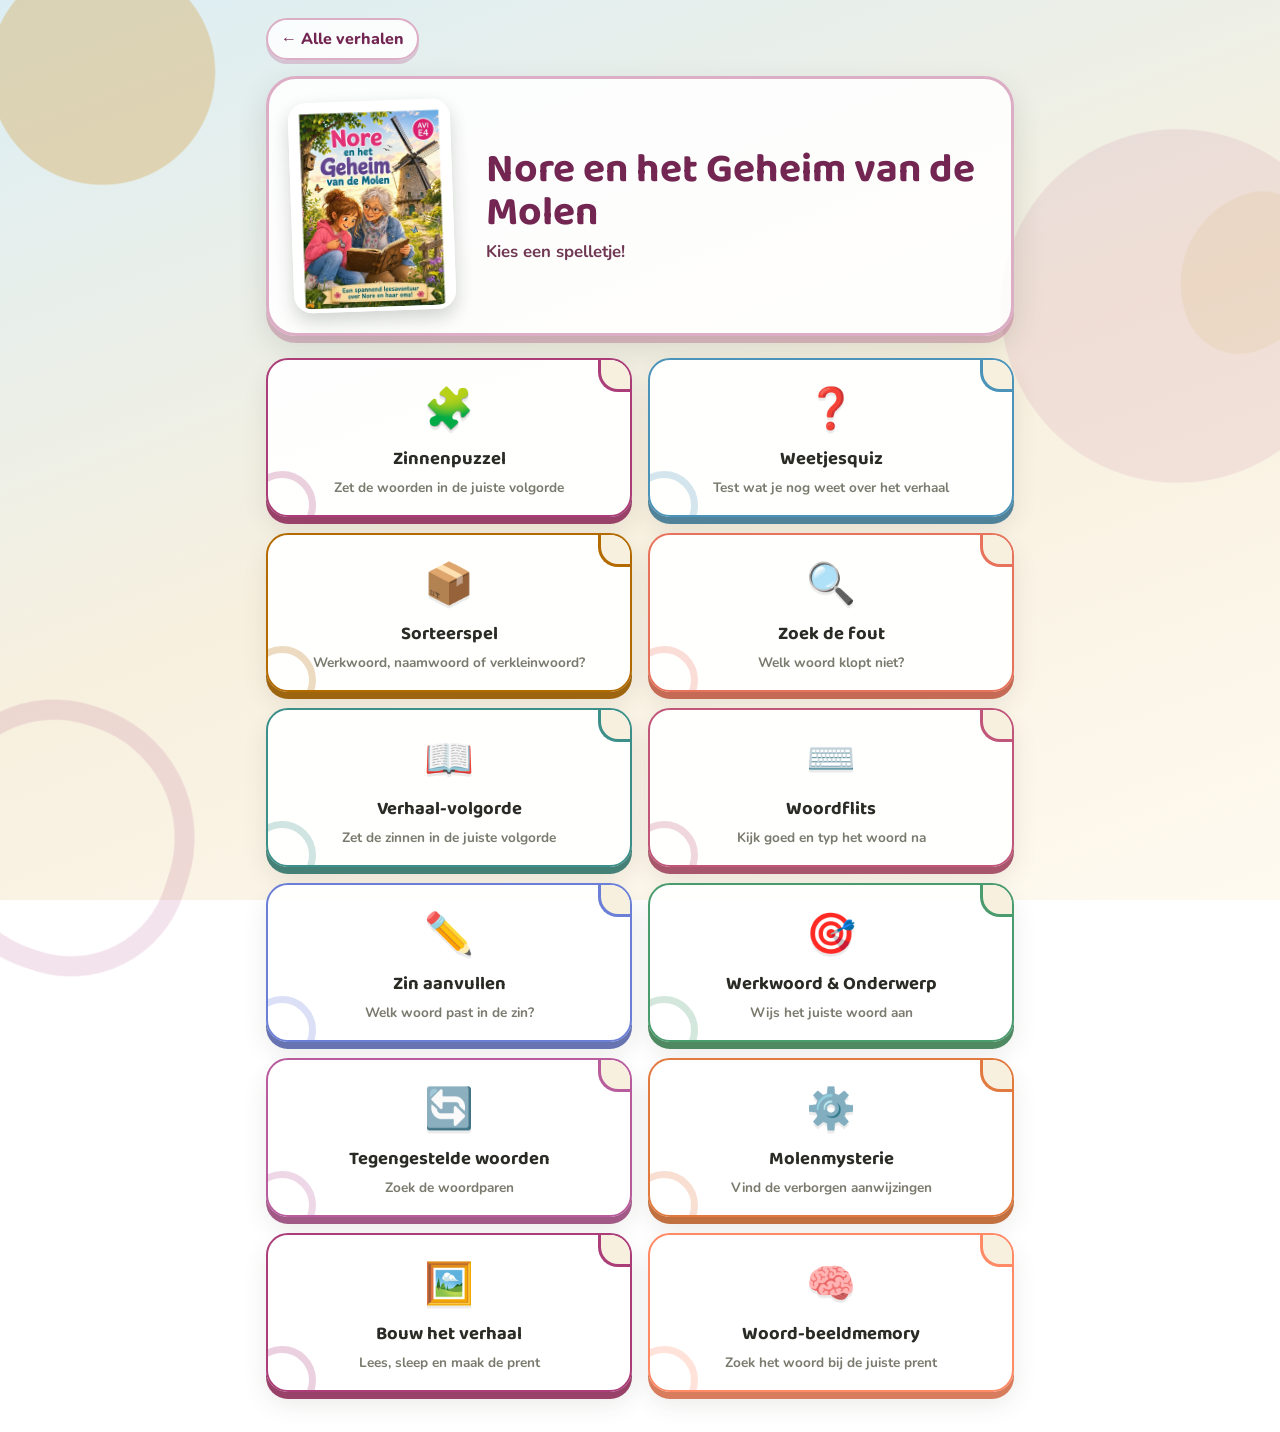
<file: spelletjes_nore_en_het_geheim_van_de_molen_E4.html>
<!DOCTYPE html>
<html lang="nl">
<head>
<meta charset="UTF-8">
<meta name="viewport" content="width=device-width, initial-scale=1.0, maximum-scale=1, user-scalable=no">
<title>Nore en het Geheim van de Molen — Spelletjes</title>
<link rel="preconnect" href="https://fonts.googleapis.com">
<link href="https://fonts.googleapis.com/css2?family=Baloo+2:wght@500;700;800&family=Nunito:wght@500;700;800&display=swap" rel="stylesheet">
<style>
  :root{
    --cream:#FBF6EC;
    --cream-deep:#F3E9D4;
    --ink:#2B2B26;
    --green:#2E6F40;
    --green-deep:#1F5230;
    --gold:#E0A63E;
    --gold-deep:#B36B00;
    --coral:#E8735C;
    --mint:#4FAF7C;
    --sky:#4B93B8;
    --plum:#8B5FA8;
    --card-shadow: 0 6px 0 rgba(43,43,38,0.12);
  }
  *{box-sizing:border-box;}
  html,body{margin:0;padding:0;}
  body{
    background:var(--cream);
    font-family:'Nunito',sans-serif;
    color:var(--ink);
    min-height:100vh;
    overflow-x:hidden;
    touch-action:manipulation;
  }
  h1,h2,h3,.display{
    font-family:'Baloo 2',sans-serif;
  }
  @media (prefers-reduced-motion: reduce){
    *{animation-duration:0.001ms !important; transition-duration:0.001ms !important;}
  }

  /* ---------- layout scaffolding ---------- */
  .screen{
    display:none;
    min-height:100vh;
    padding:20px 16px 40px;
    max-width:720px;
    margin:0 auto;
    position:relative;
  }
  .screen.active{display:block;}

  .topbar{
    display:flex;
    align-items:center;
    gap:10px;
    margin-bottom:18px;
  }
  .back-btn{
    background:var(--cream-deep);
    border:none;
    width:46px;height:46px;
    border-radius:50%;
    font-size:22px;
    display:flex;align-items:center;justify-content:center;
    box-shadow:var(--card-shadow);
    cursor:pointer;
    color:var(--ink);
    flex-shrink:0;
  }
  .back-btn:active{transform:translateY(3px); box-shadow:none;}
  .topbar h2{margin:0; font-size:1.3rem; color:var(--green-deep);}

  /* ---------- hub ---------- */
  .hub-hero{
    text-align:center;
    padding:18px 10px 8px;
  }
  .hub-hero .mascot{font-size:52px; display:block; margin-bottom:4px;}
  .hub-hero h1{
    font-size:1.9rem;
    color:var(--green-deep);
    margin:0 0 4px;
  }
  .hub-hero p{
    margin:0;
    color:#6b6a5f;
    font-weight:700;
    font-size:1.05rem;
  }

  .card-grid{
    display:grid;
    grid-template-columns:1fr 1fr;
    gap:16px;
    margin-top:22px;
  }
  @media (max-width:480px){
    .card-grid{grid-template-columns:1fr;}
  }

  .game-card{
    --accent: var(--green);
    position:relative;
    background:#fff;
    border-radius:22px;
    padding:22px 16px 18px;
    text-align:center;
    cursor:pointer;
    border:3px solid var(--accent);
    box-shadow:0 7px 0 var(--accent);
    transition:transform .12s ease;
  }
  .game-card:active{transform:translateY(6px); box-shadow:0 1px 0 var(--accent);}
  .game-card .peel{
    position:absolute; top:-2px; right:-2px;
    width:34px; height:34px;
    background:var(--cream);
    border-left:3px solid var(--accent);
    border-bottom:3px solid var(--accent);
    border-radius:0 20px 0 20px;
  }
  .game-card .icon{font-size:40px; display:block; margin-bottom:8px;}
  .game-card h3{margin:0 0 4px; font-size:1.15rem; color:var(--ink);}
  .game-card p{margin:0; font-size:.85rem; color:#7a7a6e; font-weight:700;}
  .game-card.c1{--accent:var(--green);}
  .game-card.c2{--accent:var(--sky);}
  .game-card.c3{--accent:var(--gold-deep);}
  .game-card.c4{--accent:var(--coral);}
  .game-card.c5{--accent:#3D8F8A;}
  .game-card.c6{--accent:#C0577A;}
  .game-card.c7{--accent:#6B7FD7;}
  .game-card.c8{--accent:#4A9B6E;}
  .game-card.c9{--accent:#B85C9E;}

  /* ---------- shared game bits ---------- */
  .prompt-box{
    background:#fff;
    border-radius:18px;
    padding:18px;
    box-shadow:var(--card-shadow);
    text-align:center;
    margin-bottom:20px;
  }
  .prompt-box .hint{font-weight:800; color:var(--gold-deep); font-size:1rem; margin-bottom:6px;}
  .prompt-box .big{font-size:1.3rem; font-weight:800;}

  .chip{
    display:inline-flex;
    align-items:center;
    justify-content:center;
    background:var(--cream-deep);
    border:2px solid #d8cca8;
    border-radius:14px;
    padding:10px 16px;
    margin:6px;
    font-weight:800;
    font-size:1.15rem;
    cursor:grab;
    user-select:none;
    -webkit-user-select:none;
    -webkit-touch-callout:none;
    touch-action:none;
    box-shadow:0 3px 0 #d8cca8;
    position:relative;
  }
  .chip.dragging{opacity:.35;}
  .chip.placed{background:var(--mint); border-color:var(--green-deep); color:#fff; box-shadow:0 3px 0 var(--green-deep);}
  .chip.ghost{
    position:fixed; z-index:50; pointer-events:none;
    background:var(--gold); color:#fff; border-color:var(--gold-deep);
    box-shadow:0 8px 14px rgba(0,0,0,.25);
  }

  .slot-row{
    display:flex; flex-wrap:wrap; justify-content:center;
    gap:8px; min-height:64px;
    background:var(--cream-deep);
    border-radius:16px;
    padding:12px;
    margin-bottom:18px;
  }
  .slot{
    width:78px; height:48px;
    border:3px dashed #c9bb92;
    border-radius:12px;
    display:flex; align-items:center; justify-content:center;
    background:rgba(255,255,255,.5);
  }
  .slot.filled{border-style:solid;}
  .slot.dropready{border-color:var(--green); background:#e4f4e9;}

  .slot-col{
    display:flex; flex-direction:column; gap:8px;
    background:var(--cream-deep);
    border-radius:16px;
    padding:12px;
    margin-bottom:18px;
  }
  .slot-wide{
    width:100%; height:auto; box-sizing:border-box;
    min-height:52px;
    border:3px dashed #c9bb92;
    border-radius:12px;
    display:flex; align-items:center;
    padding:0 12px;
    background:rgba(255,255,255,.5);
  }
  .slot-wide.filled{border-style:solid;}
  .slot-wide .num{
    font-family:'Baloo 2',sans-serif; font-weight:800; color:var(--gold-deep);
    margin-right:10px; flex-shrink:0;
  }
  .chip-sentence{
    display:flex; align-items:center;
    background:var(--cream-deep);
    border:2px solid #d8cca8;
    border-radius:14px;
    padding:12px 16px;
    margin:6px 0;
    font-weight:800;
    font-size:1.05rem;
    cursor:grab;
    user-select:none;
    -webkit-user-select:none;
    -webkit-touch-callout:none;
    touch-action:none;
    box-shadow:0 3px 0 #d8cca8;
    width:100%;
    min-width:0;
    box-sizing:border-box;
  }
  .slot-wide .chip-sentence{
    flex:1 1 auto;
    width:auto;
    min-width:0;
  }
  .chip-sentence.placed{background:var(--mint); border-color:var(--green-deep); color:#fff; box-shadow:0 3px 0 var(--green-deep);}
  .chip-sentence.order-wrong{background:#f7c9c3; border-color:#c85b4b; color:#7a241b; box-shadow:0 3px 0 #c85b4b;}
  .chip-sentence.dragging{opacity:.35;}
  .chip-sentence.ghost{
    position:fixed; z-index:50; pointer-events:none;
    background:var(--gold); color:#fff; border-color:var(--gold-deep);
    box-shadow:0 8px 14px rgba(0,0,0,.25);
  }

  .speed-row{display:flex; justify-content:center; gap:10px; margin:14px 0;}
  .speed-btn{
    font-family:'Baloo 2',sans-serif; font-weight:700; font-size:.95rem;
    border:3px solid #d8cca8; background:#fff; border-radius:14px;
    padding:8px 16px; cursor:pointer;
  }
  .speed-btn.active{background:#C0577A; border-color:#8f3d59; color:#fff;}

  .flash-stage{
    background:#fff; border-radius:22px; min-height:160px;
    display:flex; align-items:center; justify-content:center;
    box-shadow:var(--card-shadow); margin-bottom:16px;
  }
  .flash-word{
    font-family:'Baloo 2',sans-serif; font-weight:800; font-size:2.6rem;
    color:var(--green-deep); letter-spacing:2px;
  }
  .flash-timer{
    font-family:'Baloo 2',sans-serif; font-weight:700; font-size:1.1rem;
    color:var(--gold-deep);
  }
  .type-input{
    width:100%; box-sizing:border-box;
    font-family:'Baloo 2',sans-serif; font-size:1.6rem; text-align:center;
    padding:14px; border-radius:14px; border:3px solid #d8cca8;
    margin-bottom:14px; letter-spacing:2px;
  }
  .type-input.correct{border-color:var(--green-deep); background:#e4f4e9;}
  .type-input.wrong{border-color:#a8402c; background:#fdeae7;}

  .cloze-sentence{
    font-family:'Baloo 2',sans-serif; font-weight:700; font-size:1.3rem;
    text-align:center; line-height:1.6;
  }
  .cloze-blank{
    display:inline-block; min-width:90px;
    border-bottom:3px dashed var(--gold-deep);
    color:var(--gold-deep);
    padding:0 6px;
  }
  .cloze-blank.filled-good{border-bottom-style:solid; border-color:var(--green-deep); color:var(--green-deep);}
  .cloze-blank.filled-bad{border-bottom-style:solid; border-color:#a8402c; color:#a8402c;}
  .cloze-options{display:grid; gap:12px; margin-top:22px;}
  .cloze-opt{
    background:#fff; border:3px solid #d8cca8; border-radius:16px;
    padding:14px; font-family:'Baloo 2',sans-serif; font-weight:700; font-size:1.1rem;
    cursor:pointer; box-shadow:0 5px 0 #d8cca8;
  }
  .cloze-opt:active{transform:translateY(4px); box-shadow:none;}
  .cloze-opt.correct{background:var(--mint); border-color:var(--green-deep); color:#fff; box-shadow:0 5px 0 var(--green-deep);}
  .cloze-opt.wrong{background:var(--coral); border-color:#a8402c; color:#fff; box-shadow:0 5px 0 #a8402c;}

  .word-tap.verb-hit{background:#4A9B6E; color:#fff; border-color:#33714f;}
  .word-tap.subject-hit{background:#4A9B6E; color:#fff; border-color:#33714f;}

  .opp-grid{
    display:grid; grid-template-columns:1fr 1fr 1fr; gap:10px;
    margin-bottom:16px;
  }
  @media (max-width:480px){ .opp-grid{grid-template-columns:1fr 1fr;} }
  .opp-tile{
    background:#fff; border:3px solid #d8cca8; border-radius:14px;
    padding:16px 8px; text-align:center; cursor:pointer;
    font-family:'Baloo 2',sans-serif; font-weight:700; font-size:1.05rem;
    box-shadow:0 4px 0 #d8cca8;
  }
  .opp-tile:active{transform:translateY(3px); box-shadow:none;}
  .opp-tile.selected{background:var(--gold); border-color:var(--gold-deep); color:#fff; box-shadow:0 4px 0 var(--gold-deep);}
  .opp-tile.matched{background:var(--pair-bg,var(--mint)); border-color:var(--pair-border,var(--green-deep)); color:#fff; box-shadow:0 4px 0 var(--pair-border,var(--green-deep)); cursor:default;}
  .opp-tile.shake{animation:shakeTile .4s;}
  @keyframes shakeTile{
    0%,100%{transform:translateX(0);}
    25%{transform:translateX(-6px);}
    75%{transform:translateX(6px);}
  }

  .bank{
    display:flex; flex-wrap:wrap; justify-content:center;
    padding:10px 4px;
  }

  .action-row{display:flex; justify-content:center; gap:12px; margin-top:8px;}
  .btn{
    font-family:'Baloo 2',sans-serif;
    font-weight:700;
    font-size:1.05rem;
    border:none;
    border-radius:16px;
    padding:12px 22px;
    cursor:pointer;
    background:var(--green);
    color:#fff;
    box-shadow:0 5px 0 var(--green-deep);
  }
  .btn:active{transform:translateY(4px); box-shadow:none;}
  .btn.secondary{background:var(--cream-deep); color:var(--ink); box-shadow:0 5px 0 #d8cca8;}

  .feedback{
    text-align:center; font-weight:800; font-size:1.15rem;
    min-height:30px; margin-top:6px;
  }
  .feedback.good{color:var(--green-deep);}
  .feedback.bad{color:var(--coral);}

  .progress-dots{display:flex; justify-content:center; gap:8px; margin:14px 0;}
  .progress-dots span{width:10px;height:10px;border-radius:50%; background:#d8cca8;}
  .progress-dots span.done{background:var(--green);}
  .progress-dots span.current{background:var(--gold-deep);}

  /* quiz */
  .quiz-options{display:grid; gap:12px; margin-top:6px;}
  .quiz-opt{
    background:#fff; border:3px solid #d8cca8; border-radius:16px;
    padding:14px; font-family:'Baloo 2',sans-serif; font-weight:700; font-size:1.1rem;
    cursor:pointer; box-shadow:0 5px 0 #d8cca8; text-align:left;
  }
  .quiz-opt:active{transform:translateY(4px); box-shadow:none;}
  .quiz-opt.correct{background:var(--mint); border-color:var(--green-deep); color:#fff; box-shadow:0 5px 0 var(--green-deep);}
  .quiz-opt.wrong{background:var(--coral); border-color:#a8402c; color:#fff; box-shadow:0 5px 0 #a8402c;}

  /* sort */
  .sort-bins{display:flex; gap:14px; margin-bottom:18px;}
  .bin{
    flex:1; min-height:170px;
    border-radius:18px;
    border:3px solid var(--accent, var(--sky));
    background:#fff;
    padding:12px 6px;
    text-align:center;
  }
  .bin h4{margin:2px 0 10px; font-family:'Baloo 2',sans-serif; color:var(--accent, var(--sky)); font-size:.95rem; line-height:1.15;}
  .bin .bin-inner{display:flex; flex-wrap:wrap; justify-content:center; gap:6px; min-height:60px;}
  .bin.short{--accent:var(--sky);}
  .bin.long{--accent:var(--plum);}
  .bin.other{--accent:var(--gold-deep);}
  .bin.dropready{background:var(--cream-deep);}

  /* wrong-word game */
  .sentence-tap{
    display:flex; flex-wrap:wrap; justify-content:center; gap:8px;
    margin-top:10px;
  }
  .word-tap{
    background:#fff; border:2px solid #d8cca8; border-radius:12px;
    padding:9px 12px; font-weight:800; font-size:1.15rem; cursor:pointer;
  }
  .word-tap.wrong-hit{background:var(--coral); color:#fff; border-color:#a8402c;}
  .word-tap.miss{opacity:.4;}

  /* celebration */
  .confetti-piece{
    position:fixed; top:-10px; font-size:22px; z-index:80;
    animation:fall linear forwards;
  }
  @keyframes fall{
    to{ transform:translateY(105vh) rotate(300deg); opacity:.9;}
  }
  .end-card{
    text-align:center; background:#fff; border-radius:20px; padding:28px 18px;
    box-shadow:var(--card-shadow);
  }
  .end-card .stars{font-size:2.4rem; margin-bottom:6px;}
  .end-card h2{color:var(--green-deep); margin:4px 0;}
</style>
<link rel="stylesheet" href="storybook-theme.css?v=2">
</head>
<body data-story="nore-molen">

<!-- ================= HUB ================= -->
<div id="hub" class="screen active">
  <a class="all-stories" href="index.html">← Alle verhalen</a>
  <div class="hub-hero">
    <span class="mascot">🦓</span>
    <h1>Nore en het Geheim van de Molen</h1>
    <p>Kies een spelletje!</p>
  </div>

  <div class="card-grid">
    <div class="game-card c1" onclick="openGame('sentence')">
      <div class="peel"></div>
      <span class="icon">🧩</span>
      <h3>Zinnenpuzzel</h3>
      <p>Zet de woorden in de juiste volgorde</p>
    </div>
    <div class="game-card c2" onclick="openGame('quiz')">
      <div class="peel"></div>
      <span class="icon">❓</span>
      <h3>Weetjesquiz</h3>
      <p>Test wat je nog weet over het verhaal</p>
    </div>
    <div class="game-card c3" onclick="openGame('sort')">
      <div class="peel"></div>
      <span class="icon">📦</span>
      <h3>Sorteerspel</h3>
      <p>Werkwoord, naamwoord of verkleinwoord?</p>
    </div>
    <div class="game-card c4" onclick="openGame('wrong')">
      <div class="peel"></div>
      <span class="icon">🔍</span>
      <h3>Zoek de fout</h3>
      <p>Welk woord klopt niet?</p>
    </div>
    <div class="game-card c5" onclick="openGame('order')">
      <div class="peel"></div>
      <span class="icon">📖</span>
      <h3>Verhaal-volgorde</h3>
      <p>Zet de zinnen in de juiste volgorde</p>
    </div>
    <div class="game-card c6" onclick="openGame('type')">
      <div class="peel"></div>
      <span class="icon">⌨️</span>
      <h3>Woordflits</h3>
      <p>Kijk goed en typ het woord na</p>
    </div>
    <div class="game-card c7" onclick="openGame('cloze')">
      <div class="peel"></div>
      <span class="icon">✏️</span>
      <h3>Zin aanvullen</h3>
      <p>Welk woord past in de zin?</p>
    </div>
    <div class="game-card c8" onclick="openGame('grammar')">
      <div class="peel"></div>
      <span class="icon">🎯</span>
      <h3>Werkwoord & Onderwerp</h3>
      <p>Wijs het juiste woord aan</p>
    </div>
    <div class="game-card c9" onclick="openGame('opposite')">
      <div class="peel"></div>
      <span class="icon">🔄</span>
      <h3>Tegengestelde woorden</h3>
      <p>Zoek de woordparen</p>
    </div>
  </div>
</div>

<!-- ================= GAME: ZINNENPUZZEL ================= -->
<div id="game-sentence" class="screen">
  <div class="topbar">
    <button class="back-btn" onclick="goHub()">←</button>
    <h2>🧩 Zinnenpuzzel</h2>
  </div>
  <div class="progress-dots" id="sentence-dots"></div>
  <div class="prompt-box">
    <div class="hint">Zet de woorden in de juiste volgorde</div>
  </div>
  <div class="slot-row" id="sentence-slots"></div>
  <div class="bank" id="sentence-bank"></div>
  <div class="feedback" id="sentence-feedback"></div>
  <div class="action-row">
    <button class="btn secondary" onclick="resetSentence()">Opnieuw</button>
  </div>
</div>

<!-- ================= GAME: QUIZ ================= -->
<div id="game-quiz" class="screen">
  <div class="topbar">
    <button class="back-btn" onclick="goHub()">←</button>
    <h2>❓ Weetjesquiz</h2>
  </div>
  <div class="progress-dots" id="quiz-dots"></div>
  <div id="quiz-body"></div>
</div>

<!-- ================= GAME: SORTEERSPEL ================= -->
<div id="game-sort" class="screen">
  <div class="topbar">
    <button class="back-btn" onclick="goHub()">←</button>
    <h2>📦 Sorteerspel</h2>
  </div>
  <div class="prompt-box">
    <div class="hint">Sleep elk woord naar de juiste doos</div>
  </div>
  <div class="sort-bins">
    <div class="bin short" id="bin-werkwoord"><h4>WERK-<br>WOORD</h4><div class="bin-inner" id="bin-werkwoord-inner"></div></div>
    <div class="bin long" id="bin-naamwoord"><h4>ZELFST.<br>NAAMW.</h4><div class="bin-inner" id="bin-naamwoord-inner"></div></div>
    <div class="bin other" id="bin-verkleinwoord"><h4>VERKLEIN-<br>WOORD</h4><div class="bin-inner" id="bin-verkleinwoord-inner"></div></div>
  </div>
  <div class="bank" id="sort-bank"></div>
  <div class="feedback" id="sort-feedback"></div>
  <div class="action-row">
    <button class="btn secondary" onclick="resetSort()">Opnieuw</button>
  </div>
</div>

<!-- ================= GAME: ZOEK DE FOUT ================= -->
<div id="game-wrong" class="screen">
  <div class="topbar">
    <button class="back-btn" onclick="goHub()">←</button>
    <h2>🔍 Zoek de fout</h2>
  </div>
  <div class="progress-dots" id="wrong-dots"></div>
  <div class="prompt-box">
    <div class="hint">Tik op het woord dat niet klopt met het verhaal</div>
  </div>
  <div class="sentence-tap" id="wrong-sentence"></div>
  <div class="feedback" id="wrong-feedback"></div>
</div>

<!-- ================= GAME: VERHAAL-VOLGORDE ================= -->
<div id="game-order" class="screen">
  <div class="topbar">
    <button class="back-btn" onclick="goHub()">←</button>
    <h2>📖 Verhaal-volgorde</h2>
  </div>
  <div class="prompt-box">
    <div class="hint">Sleep de zinnen in de volgorde van het verhaal</div>
  </div>
  <div class="slot-col" id="order-slots"></div>
  <div class="bank" id="order-bank"></div>
  <div class="feedback" id="order-feedback"></div>
  <div class="action-row">
    <button class="btn secondary" onclick="resetOrder()">Opnieuw</button>
  </div>
</div>

<!-- ================= GAME: WOORDFLITS ================= -->
<div id="game-type" class="screen">
  <div class="topbar">
    <button class="back-btn" onclick="goHub()">←</button>
    <h2>⌨️ Woordflits</h2>
  </div>
  <div class="progress-dots" id="type-dots"></div>
  <div id="type-body"></div>
</div>

<!-- ================= GAME: ZIN AANVULLEN ================= -->
<div id="game-cloze" class="screen">
  <div class="topbar">
    <button class="back-btn" onclick="goHub()">←</button>
    <h2>✏️ Zin aanvullen</h2>
  </div>
  <div class="progress-dots" id="cloze-dots"></div>
  <div id="cloze-body"></div>
</div>

<!-- ================= GAME: WERKWOORD & ONDERWERP ================= -->
<div id="game-grammar" class="screen">
  <div class="topbar">
    <button class="back-btn" onclick="goHub()">←</button>
    <h2>🎯 Werkwoord & Onderwerp</h2>
  </div>
  <div class="progress-dots" id="grammar-dots"></div>
  <div class="prompt-box">
    <div class="hint" id="grammar-task">Tik op het werkwoord</div>
  </div>
  <div class="sentence-tap" id="grammar-sentence"></div>
  <div class="feedback" id="grammar-feedback"></div>
</div>

<!-- ================= GAME: TEGENGESTELDE WOORDEN ================= -->
<div id="game-opposite" class="screen">
  <div class="topbar">
    <button class="back-btn" onclick="goHub()">←</button>
    <h2>🔄 Tegengestelde woorden</h2>
  </div>
  <div class="prompt-box">
    <div class="hint">Tik twee woorden die tegengesteld zijn aan elkaar</div>
  </div>
  <div class="opp-grid" id="opp-grid"></div>
  <div class="feedback" id="opp-feedback"></div>
  <div class="action-row"><button class="btn secondary" onclick="resetOpposite()">Opnieuw</button></div>
</div>

<script>
/* ============ shared helpers ============ */
function goHub(){
  document.querySelectorAll('.screen').forEach(s=>s.classList.remove('active'));
  document.getElementById('hub').classList.add('active');
}
function openGame(name){
  document.querySelectorAll('.screen').forEach(s=>s.classList.remove('active'));
  document.getElementById('game-'+name).classList.add('active');
  if(name==='sentence') initSentence();
  if(name==='quiz') initQuiz();
  if(name==='sort') initSort();
  if(name==='wrong') initWrong();
  if(name==='order') initOrder();
  if(name==='type') initType();
  if(name==='cloze') initCloze();
  if(name==='grammar') initGrammar();
  if(name==='opposite') initOpposite();
}
function shuffle(arr){
  const a=arr.slice();
  for(let i=a.length-1;i>0;i--){
    const j=Math.floor(Math.random()*(i+1));
    [a[i],a[j]]=[a[j],a[i]];
  }
  return a;
}
function celebrate(container){
  const emojis=['🎉','⭐','🦓','✨'];
  for(let i=0;i<16;i++){
    const s=document.createElement('span');
    s.className='confetti-piece';
    s.textContent=emojis[Math.floor(Math.random()*emojis.length)];
    s.style.left=Math.random()*100+'vw';
    s.style.animationDuration=(1.6+Math.random()*1.2)+'s';
    s.style.fontSize=(16+Math.random()*14)+'px';
    document.body.appendChild(s);
    setTimeout(()=>s.remove(),3000);
  }
}
function renderDots(id,total,currentIndex){
  const el=document.getElementById(id);
  el.innerHTML='';
  for(let i=0;i<total;i++){
    const d=document.createElement('span');
    if(i<currentIndex) d.className='done';
    else if(i===currentIndex) d.className='current';
    el.appendChild(d);
  }
}

/* ============ pointer-based drag helper ============ */
function makeDraggable(chip, onDrop){
  let startX, startY, ghost=null, originParent, originNext;
  chip.addEventListener('pointerdown', e=>{
    if(chip.classList.contains('placed') && chip.dataset.locked==='1') return;
    e.preventDefault();
    try{ chip.setPointerCapture(e.pointerId); }catch(err){}
    const rect=chip.getBoundingClientRect();
    startX=e.clientX; startY=e.clientY;
    originParent=chip.parentElement; originNext=chip.nextSibling;
    ghost=chip.cloneNode(true);
    ghost.classList.add('ghost');
    ghost.style.width=rect.width+'px';
    ghost.style.left=rect.left+'px';
    ghost.style.top=rect.top+'px';
    document.body.appendChild(ghost);
    chip.classList.add('dragging');

    function move(ev){
      const dx=ev.clientX-startX, dy=ev.clientY-startY;
      ghost.style.left=(rect.left+dx)+'px';
      ghost.style.top=(rect.top+dy)+'px';
      const cx=rect.left+dx+rect.width/2, cy=rect.top+dy+rect.height/2;
      document.querySelectorAll('.slot,.bin').forEach(z=>{
        const zr=z.getBoundingClientRect();
        const inside = cx>=zr.left && cx<=zr.right && cy>=zr.top && cy<=zr.bottom;
        z.classList.toggle('dropready', inside);
      });
    }
    function up(ev){
      document.removeEventListener('pointermove',move);
      document.removeEventListener('pointerup',up);
      chip.classList.remove('dragging');
      const dx=ev.clientX-startX, dy=ev.clientY-startY;
      const cx=rect.left+dx+rect.width/2, cy=rect.top+dy+rect.height/2;
      ghost.remove();
      let target=null;
      document.querySelectorAll('.slot,.bin').forEach(z=>{
        const zr=z.getBoundingClientRect();
        z.classList.remove('dropready');
        const inside = cx>=zr.left && cx<=zr.right && cy>=zr.top && cy<=zr.bottom;
        if(inside) target=z;
      });
      onDrop(chip, target, originParent, originNext);
    }
    document.addEventListener('pointermove',move);
    document.addEventListener('pointerup',up);
  });
}

/* ============ GAME 1: ZINNENPUZZEL ============ */
const sentences = [
  "Oma herkent de ketting.",
  "De molen ruikt naar hout.",
  "Nore vindt een album.",
  "Oma vertelt een verhaal.",
  "Nore draagt de ketting trots."
];
let sIndex=0;

function initSentence(){ sIndex=0; loadSentence(); }
function loadSentence(){
  document.getElementById('sentence-feedback').textContent='';
  renderDots('sentence-dots', sentences.length, sIndex);
  const words = sentences[sIndex].replace('.','').split(' ');
  const slotRow=document.getElementById('sentence-slots');
  const bank=document.getElementById('sentence-bank');
  slotRow.innerHTML=''; bank.innerHTML='';
  words.forEach(()=>{
    const slot=document.createElement('div');
    slot.className='slot';
    slotRow.appendChild(slot);
  });
  shuffle(words).forEach(w=>{
    const chip=document.createElement('div');
    chip.className='chip';
    chip.textContent=w;
    bank.appendChild(chip);
    makeDraggable(chip, handleSentenceDrop);
  });
}
function handleSentenceDrop(chip, target, originParent, originNext){
  if(target && target.classList.contains('slot') && !target.firstChild){
    target.appendChild(chip);
    target.classList.add('filled');
    chip.classList.add('placed');
  } else if(target && target.classList.contains('slot') && target.firstChild){
    originParent.insertBefore(chip, originNext);
  } else if(!target){
    document.getElementById('sentence-bank').appendChild(chip);
    chip.classList.remove('placed');
  } else {
    originParent.insertBefore(chip, originNext);
  }
  if(originParent.classList && originParent.classList.contains('slot')){
    originParent.classList.toggle('filled', !!originParent.firstChild);
  }
  checkSentence();
}
function checkSentence(){
  const slots=[...document.querySelectorAll('#sentence-slots .slot')];
  if(slots.some(s=>!s.firstChild)) return;
  const attempt=slots.map(s=>s.firstChild.textContent).join(' ')+'.';
  const fb=document.getElementById('sentence-feedback');
  if(attempt===sentences[sIndex]){
    fb.textContent='Goed zo! 🎉';
    fb.className='feedback good';
    celebrate();
    slots.forEach(s=>s.firstChild.dataset.locked='1');
    setTimeout(()=>{
      sIndex++;
      if(sIndex<sentences.length){ loadSentence(); }
      else { fb.textContent='Alle zinnen gelukt! Je bent een echte leesheld! 🦓⭐'; renderDots('sentence-dots', sentences.length, sentences.length);}
    },1100);
  } else {
    fb.textContent='Bijna! Probeer de woorden te verschuiven.';
    fb.className='feedback bad';
  }
}
function resetSentence(){ loadSentence(); }

/* ============ GAME 2: QUIZ ============ */
const quiz = [
  {q:"Bij wie logeert Nore?", opts:["Bij een vriendin","Bij oma","Bij de buren"], a:1},
  {q:"Wat herkent oma bij Nore?", opts:["De ketting","De jas","De schoenen"], a:0},
  {q:"Wat zit er achter de losse plank?", opts:["Niets","Een raam","Een geheim vak"], a:2},
  {q:"Wat vinden ze in het geheime vak?", opts:["Geld","Een fotoalbum","Een brief van de koning"], a:1},
  {q:"Wat staat er op het briefje in het album?", opts:["Doe hem weg","Verstop hem","Draag hem met trots"], a:2},
];
let qIndex=0, qScore=0;

function initQuiz(){ qIndex=0; qScore=0; loadQuiz(); }
function loadQuiz(){
  renderDots('quiz-dots', quiz.length, qIndex);
  const body=document.getElementById('quiz-body');
  if(qIndex>=quiz.length){
    const stars = qScore>=5?'⭐⭐⭐': qScore>=3?'⭐⭐':'⭐';
    body.innerHTML=`<div class="end-card">
      <div class="stars">${stars}</div>
      <h2>Je haalde ${qScore} van de ${quiz.length}!</h2>
      <p>${qScore===quiz.length?'Wauw, jij kent dit verhaal helemaal!':'Goed gedaan! Lees het verhaal nog eens en probeer opnieuw.'}</p>
      <div class="action-row"><button class="btn" onclick="initQuiz()">Nog eens</button></div>
    </div>`;
    if(qScore===quiz.length) celebrate();
    return;
  }
  const item=quiz[qIndex];
  body.innerHTML = `<div class="prompt-box"><div class="big">${item.q}</div></div>
    <div class="quiz-options" id="quiz-options"></div>`;
  const optsEl=document.getElementById('quiz-options');
  item.opts.forEach((opt,i)=>{
    const b=document.createElement('button');
    b.className='quiz-opt';
    b.textContent=opt;
    b.onclick=()=>answerQuiz(i,b);
    optsEl.appendChild(b);
  });
}
function answerQuiz(i, btn){
  const item=quiz[qIndex];
  const allBtns=[...document.querySelectorAll('.quiz-opt')];
  allBtns.forEach(b=>b.onclick=null);
  if(i===item.a){
    btn.classList.add('correct');
    qScore++;
    celebrate();
  } else {
    btn.classList.add('wrong');
    allBtns[item.a].classList.add('correct');
  }
  setTimeout(()=>{ qIndex++; loadQuiz(); }, 1000);
}

/* ============ GAME 3: SORTEERSPEL (werkwoord / zelfst. naamwoord / verkleinwoord) ============ */
const sortWords = [
  {w:"WANDELT", cat:"werkwoord"},
  {w:"VERTELT", cat:"werkwoord"},
  {w:"VINDT", cat:"werkwoord"},
  {w:"MOLEN", cat:"naamwoord"},
  {w:"ALBUM", cat:"naamwoord"},
  {w:"PLANK", cat:"naamwoord"},
  {w:"BRIEFJE", cat:"verkleinwoord"},
  {w:"VAKJE", cat:"verkleinwoord"},
  {w:"HANGERTJE", cat:"verkleinwoord"},
];
let sortRemaining=0;

function initSort(){
  document.getElementById('sort-feedback').textContent='';
  document.getElementById('bin-werkwoord-inner').innerHTML='';
  document.getElementById('bin-naamwoord-inner').innerHTML='';
  document.getElementById('bin-verkleinwoord-inner').innerHTML='';
  const bank=document.getElementById('sort-bank');
  bank.innerHTML='';
  sortRemaining=sortWords.length;
  shuffle(sortWords).forEach(item=>{
    const chip=document.createElement('div');
    chip.className='chip';
    chip.textContent=item.w;
    chip.dataset.cat = item.cat;
    bank.appendChild(chip);
    makeDraggable(chip, handleSortDrop);
  });
}
function handleSortDrop(chip, target, originParent, originNext){
  const fb=document.getElementById('sort-feedback');
  const binMap = {'bin-werkwoord':'werkwoord', 'bin-naamwoord':'naamwoord', 'bin-verkleinwoord':'verkleinwoord'};
  if(target && binMap[target.id]){
    const wantCat = binMap[target.id];
    const isCat = chip.dataset.cat;
    if(wantCat===isCat){
      target.querySelector('.bin-inner').appendChild(chip);
      chip.classList.add('placed');
      chip.dataset.locked='1';
      sortRemaining--;
      fb.textContent='Juist! 👍';
      fb.className='feedback good';
      if(sortRemaining===0){
        fb.textContent='Helemaal gesorteerd! Goed gedaan! 🎉';
        celebrate();
      }
    } else {
      fb.textContent='Niet helemaal — denk aan het woordsoort!';
      fb.className='feedback bad';
      originParent.insertBefore(chip, originNext);
    }
  } else {
    originParent.insertBefore(chip, originNext);
  }
}
function resetSort(){ initSort(); }

/* ============ GAME 4: ZOEK DE FOUT ============ */
const wrongSet = [
  {words:["Nore","logeert","bij","de","buren."], wrong:4},
  {words:["Oma","herkent","de","jas","van","Nore."], wrong:3},
  {words:["Een","raam","zit","achter","de","plank."], wrong:1},
  {words:["Ze","vinden","een","fiets","in","het","vak."], wrong:3},
  {words:["Nore","verstopt","de","ketting","snel."], wrong:1},
];
let wIndex=0;

function initWrong(){ wIndex=0; loadWrong(); }
function loadWrong(){
  document.getElementById('wrong-feedback').textContent='';
  renderDots('wrong-dots', wrongSet.length, wIndex);
  const el=document.getElementById('wrong-sentence');
  el.innerHTML='';
  if(wIndex>=wrongSet.length){
    el.innerHTML=`<div class="end-card">
      <div class="stars">🦓🎉</div>
      <h2>Je hebt alle foutjes gevonden!</h2>
      <div class="action-row"><button class="btn" onclick="initWrong()">Nog eens</button></div>
    </div>`;
    celebrate();
    return;
  }
  const item=wrongSet[wIndex];
  item.words.forEach((w,i)=>{
    const span=document.createElement('div');
    span.className='word-tap';
    span.textContent=w;
    span.onclick=()=>checkWrong(i,item,span);
    el.appendChild(span);
  });
}
function checkWrong(i,item,span){
  const fb=document.getElementById('wrong-feedback');
  const allSpans=[...document.querySelectorAll('.word-tap')];
  if(i===item.wrong){
    span.classList.add('wrong-hit');
    allSpans.forEach(s=>{ if(s!==span) s.classList.add('miss'); s.onclick=null; });
    fb.textContent='Gevonden! 🎉';
    fb.className='feedback good';
    celebrate();
    setTimeout(()=>{ wIndex++; loadWrong(); }, 1100);
  } else {
    fb.textContent='Nog niet helemaal — probeer een ander woord.';
    fb.className='feedback bad';
  }
}

/* ============ GAME 5: VERHAAL-VOLGORDE ============ */
const storyOrder = [
  "Nore logeert een weekend bij oma.",
  "Oma herkent de ketting van Nore.",
  "Ze vinden een geheim vak achter een losse plank.",
  "In het vak zit een oud fotoalbum.",
  "Nore leest het briefje in het album."
];

function initOrder(){
  document.getElementById('order-feedback').textContent='';
  const slotCol=document.getElementById('order-slots');
  const bank=document.getElementById('order-bank');
  slotCol.innerHTML=''; bank.innerHTML='';
  storyOrder.forEach((_,i)=>{
    const slot=document.createElement('div');
    slot.className='slot slot-wide';
    slot.innerHTML=`<span class="num">${i+1}.</span>`;
    slotCol.appendChild(slot);
  });
  shuffle(storyOrder).forEach(s=>{
    const chip=document.createElement('div');
    chip.className='chip-sentence';
    chip.textContent=s;
    bank.appendChild(chip);
    makeDraggable(chip, handleOrderDrop);
  });
}
function handleOrderDrop(chip, target, originParent, originNext){
  document.querySelectorAll('#order-slots .chip-sentence').forEach(c=>c.classList.remove('order-wrong'));
  document.getElementById('order-feedback').textContent='';
  if(target && target.classList.contains('slot-wide')){
    const other=target.querySelector('.chip-sentence');
    if(other && other!==chip){
      if(originParent.classList.contains('slot-wide')) originParent.appendChild(other);
      else document.getElementById('order-bank').appendChild(other);
      other.classList.toggle('placed', other.parentElement.classList.contains('slot-wide'));
    }
    target.appendChild(chip);
    target.classList.add('filled');
    chip.classList.add('placed');
  } else if(!target){
    document.getElementById('order-bank').appendChild(chip);
    chip.classList.remove('placed');
  } else {
    originParent.insertBefore(chip, originNext);
  }
  if(originParent.classList && originParent.classList.contains('slot-wide')){
    originParent.classList.toggle('filled', originParent.children.length>1);
  }
  checkOrder();
}
function checkOrder(){
  const slots=[...document.querySelectorAll('#order-slots .slot-wide')];
  if(slots.some(s=>s.children.length<2)) return;
  const attempt=slots.map(s=>s.querySelector('.chip-sentence').textContent);
  const fb=document.getElementById('order-feedback');
  const isCorrect = attempt.every((s,i)=>s===storyOrder[i]);
  if(isCorrect){
    fb.textContent='Helemaal juist! Jij kent het verhaal goed! 🎉';
    fb.className='feedback good';
    celebrate();
  } else {
    slots.forEach((slot,i)=>{
      slot.querySelector('.chip-sentence').classList.toggle('order-wrong', attempt[i]!==storyOrder[i]);
    });
    fb.textContent='Bijna! Denk na: wat gebeurde eerst in het verhaal?';
    fb.className='feedback bad';
  }
}
function resetOrder(){
  const wrong=[...document.querySelectorAll('#order-slots .chip-sentence.order-wrong')];
  if(!wrong.length){ initOrder(); return; }
  const bank=document.getElementById('order-bank');
  wrong.forEach(chip=>{
    const slot=chip.parentElement;
    chip.classList.remove('placed','order-wrong');
    bank.appendChild(chip);
    slot.classList.remove('filled');
  });
  document.getElementById('order-feedback').textContent='De juiste zinnen blijven staan. Probeer de andere opnieuw.';
}

/* ============ GAME 6: WOORDFLITS ============ */
const flashWords = ["MOLEN","PLANK","ALBUM","FOTO","GEHEIM","OMA"];
let flashIndex=0, flashScore=0, flashSeconds=6, flashTimerHandle=null;

function initType(){
  flashIndex=0; flashScore=0;
  showSpeedPicker();
}
function showSpeedPicker(){
  const body=document.getElementById('type-body');
  document.getElementById('type-dots').innerHTML='';
  body.innerHTML = `
    <div class="prompt-box">
      <div class="hint">Hoe lang mag je het woord zien?</div>
    </div>
    <div class="speed-row" id="speed-row"></div>
    <div class="action-row"><button class="btn" onclick="startFlash()">Start!</button></div>
  `;
  const row=document.getElementById('speed-row');
  [3,6,10].forEach(sec=>{
    const b=document.createElement('button');
    b.className='speed-btn'+(sec===flashSeconds?' active':'');
    b.textContent=sec+' sec';
    b.onclick=()=>{
      flashSeconds=sec;
      [...row.children].forEach(c=>c.classList.remove('active'));
      b.classList.add('active');
    };
    row.appendChild(b);
  });
}
function startFlash(){
  flashIndex=0; flashScore=0;
  loadFlash();
}
function loadFlash(){
  renderDots('type-dots', flashWords.length, flashIndex);
  const body=document.getElementById('type-body');
  if(flashIndex>=flashWords.length){
    const stars = flashScore>=6?'⭐⭐⭐': flashScore>=4?'⭐⭐':'⭐';
    body.innerHTML=`<div class="end-card">
      <div class="stars">${stars}</div>
      <h2>Je typte ${flashScore} van de ${flashWords.length} goed!</h2>
      <div class="action-row"><button class="btn" onclick="initType()">Nog eens</button></div>
    </div>`;
    if(flashScore===flashWords.length) celebrate();
    return;
  }
  const word=flashWords[flashIndex];
  body.innerHTML = `
    <div class="flash-stage"><div class="flash-word" id="flash-word">${word}</div></div>
    <div style="text-align:center" class="flash-timer" id="flash-timer">${flashSeconds}</div>
  `;
  let remaining=flashSeconds;
  clearInterval(flashTimerHandle);
  flashTimerHandle=setInterval(()=>{
    remaining--;
    const t=document.getElementById('flash-timer');
    if(t) t.textContent=remaining;
    if(remaining<=0){
      clearInterval(flashTimerHandle);
      showTypeInput(word);
    }
  },1000);
}
function showTypeInput(word){
  const body=document.getElementById('type-body');
  body.innerHTML = `
    <div class="prompt-box"><div class="hint">Typ het woord dat je zag:</div></div>
    <input type="text" class="type-input" id="type-field" autocomplete="off" autocorrect="off" autocapitalize="off" spellcheck="false">
    <div class="action-row"><button class="btn" onclick="checkFlash('${word}')">Controleer</button></div>
    <div class="feedback" id="type-feedback"></div>
  `;
  const field=document.getElementById('type-field');
  field.focus();
  field.addEventListener('keydown', e=>{ if(e.key==='Enter') checkFlash(word); });
}
function checkFlash(word){
  const field=document.getElementById('type-field');
  const fb=document.getElementById('type-feedback');
  const val=field.value.trim().toUpperCase();
  if(val===word){
    field.classList.add('correct');
    fb.textContent='Juist! 🎉';
    fb.className='feedback good';
    flashScore++;
    celebrate();
  } else {
    field.classList.add('wrong');
    fb.textContent='Het woord was: '+word;
    fb.className='feedback bad';
  }
  field.disabled=true;
  setTimeout(()=>{ flashIndex++; loadFlash(); }, 1400);
}

/* ============ GAME 7: ZIN AANVULLEN ============ */
const clozeItems = [
  {before:"Nore logeert dit weekend bij ", after:".", options:["oma","een vriendin","de buren"], answer:"oma"},
  {before:"Oma herkent meteen de ", after:" van Nore.", options:["ketting","jas","muts"], answer:"ketting"},
  {before:"Achter de losse plank zit een geheim ", after:".", options:["vak","raam","gat"], answer:"vak"},
  {before:"In het vak vinden ze een oud ", after:".", options:["fotoalbum","speelgoed","boek"], answer:"fotoalbum"},
  {before:"Het briefje zegt: draag hem met ", after:".", options:["trots","angst","spijt"], answer:"trots"},
];
let clozeIndex=0, clozeScore=0;

function initCloze(){ clozeIndex=0; clozeScore=0; loadCloze(); }
function loadCloze(){
  renderDots('cloze-dots', clozeItems.length, clozeIndex);
  const body=document.getElementById('cloze-body');
  if(clozeIndex>=clozeItems.length){
    const stars = clozeScore>=5?'⭐⭐⭐': clozeScore>=3?'⭐⭐':'⭐';
    body.innerHTML=`<div class="end-card">
      <div class="stars">${stars}</div>
      <h2>Je vulde ${clozeScore} van de ${clozeItems.length} goed in!</h2>
      <div class="action-row"><button class="btn" onclick="initCloze()">Nog eens</button></div>
    </div>`;
    if(clozeScore===clozeItems.length) celebrate();
    return;
  }
  const item=clozeItems[clozeIndex];
  body.innerHTML = `
    <div class="prompt-box">
      <div class="cloze-sentence">${item.before}<span class="cloze-blank" id="cloze-blank">?</span>${item.after}</div>
    </div>
    <div class="cloze-options" id="cloze-options"></div>
  `;
  const optsEl=document.getElementById('cloze-options');
  shuffle(item.options).forEach(opt=>{
    const b=document.createElement('button');
    b.className='cloze-opt';
    b.textContent=opt;
    b.onclick=()=>answerCloze(opt,item,b);
    optsEl.appendChild(b);
  });
}
function answerCloze(opt,item,btn){
  const allBtns=[...document.querySelectorAll('.cloze-opt')];
  allBtns.forEach(b=>b.onclick=null);
  const blank=document.getElementById('cloze-blank');
  blank.textContent=opt;
  if(opt===item.answer){
    btn.classList.add('correct');
    blank.classList.add('filled-good');
    clozeScore++;
    celebrate();
  } else {
    btn.classList.add('wrong');
    blank.classList.add('filled-bad');
    allBtns.find(b=>b.textContent===item.answer).classList.add('correct');
  }
  setTimeout(()=>{ clozeIndex++; loadCloze(); }, 1200);
}

/* ============ GAME 8: WERKWOORD & ONDERWERP ============ */
const grammarItems = [
  {words:["Nore","wandelt","naar","de","molen."], verb:1, subject:0},
  {words:["Dan","vertelt","oma","een","verhaal."], verb:1, subject:2},
  {words:["Nore","vindt","het","album."], verb:1, subject:0},
  {words:["Blij","glimlacht","oma."], verb:1, subject:2},
  {words:["Trots","draagt","Nore","de","ketting."], verb:1, subject:2},
];
let gIndex=0, gStep=0;

function initGrammar(){ gIndex=0; gStep=0; loadGrammar(); }
function loadGrammar(){
  const totalSteps = grammarItems.length*2;
  const doneSteps = gIndex*2+gStep;
  renderDots('grammar-dots', totalSteps, doneSteps);
  const task=document.getElementById('grammar-task');
  const el=document.getElementById('grammar-sentence');
  const fb=document.getElementById('grammar-feedback');
  fb.textContent='';
  el.innerHTML='';
  if(gIndex>=grammarItems.length){
    task.textContent='';
    el.innerHTML=`<div class="end-card">
      <div class="stars">🎯🎉</div>
      <h2>Je hebt alle werkwoorden en onderwerpen gevonden!</h2>
      <div class="action-row"><button class="btn" onclick="initGrammar()">Nog eens</button></div>
    </div>`;
    celebrate();
    return;
  }
  const item=grammarItems[gIndex];
  task.textContent = gStep===0 ? 'Tik op het werkwoord' : 'Tik op het onderwerp';
  item.words.forEach((w,i)=>{
    const span=document.createElement('div');
    span.className='word-tap';
    span.textContent=w;
    span.onclick=()=>checkGrammar(i,item,span);
    el.appendChild(span);
  });
}
function checkGrammar(i,item,span){
  const fb=document.getElementById('grammar-feedback');
  const target = gStep===0 ? item.verb : item.subject;
  if(i===target){
    span.classList.add(gStep===0?'verb-hit':'subject-hit');
    document.querySelectorAll('#grammar-sentence .word-tap').forEach(s=>s.onclick=null);
    fb.textContent='Juist! 🎉';
    fb.className='feedback good';
    celebrate();
    setTimeout(()=>{
      if(gStep===0){ gStep=1; loadGrammar(); }
      else { gStep=0; gIndex++; loadGrammar(); }
    }, 1100);
  } else {
    fb.textContent='Nog niet helemaal — probeer een ander woord.';
    fb.className='feedback bad';
  }
}

/* ============ GAME 9: TEGENGESTELDE WOORDEN ============ */
const oppositePairs = [
  ["GROOT","KLEIN"],
  ["OUD","NIEUW"],
  ["OPEN","DICHT"],
  ["BLIJ","BOOS"],
  ["DAG","NACHT"],
  ["VOOR","ACHTER"],
];
const oppositePairColors = [
  ["#E66A4E","#A8402C"], ["#3D8F8A","#276864"], ["#8B68A6","#654878"],
  ["#4F91C5","#326B96"], ["#D8892B","#A35F13"], ["#5E9E63","#3F7444"]
];
let oppSelected=[], oppMatchedCount=0;

function initOpposite(){
  document.getElementById('opp-feedback').textContent='';
  oppSelected=[]; oppMatchedCount=0;
  const grid=document.getElementById('opp-grid');
  grid.innerHTML='';
  const words = shuffle(oppositePairs.flat());
  words.forEach((w,idx)=>{
    const tile=document.createElement('div');
    tile.className='opp-tile';
    tile.textContent=w;
    tile.onclick=()=>selectOpposite(tile, w);
    grid.appendChild(tile);
  });
}
function findPairPartner(word){
  for(const pair of oppositePairs){
    if(pair[0]===word) return pair[1];
    if(pair[1]===word) return pair[0];
  }
  return null;
}
function findOppositePairIndex(word){
  return oppositePairs.findIndex(pair=>pair.includes(word));
}
function selectOpposite(tile, word){
  if(tile.classList.contains('matched') || tile.classList.contains('selected')) return;
  if(oppSelected.length===2) return;
  tile.classList.add('selected');
  oppSelected.push({tile,word});
  if(oppSelected.length===2){
    const [a,b]=oppSelected;
    const fb=document.getElementById('opp-feedback');
    if(findPairPartner(a.word)===b.word){
      const colors=oppositePairColors[findOppositePairIndex(a.word)%oppositePairColors.length];
      [a.tile,b.tile].forEach(t=>{
        t.style.setProperty('--pair-bg',colors[0]);
        t.style.setProperty('--pair-border',colors[1]);
      });
      a.tile.classList.add('matched'); a.tile.classList.remove('selected');
      b.tile.classList.add('matched'); b.tile.classList.remove('selected');
      fb.textContent='Mooi paar! 🎉';
      fb.className='feedback good';
      celebrate();
      oppMatchedCount++;
      oppSelected=[];
      if(oppMatchedCount===oppositePairs.length){
        setTimeout(()=>{ fb.textContent='Alle paren gevonden! Goed gedaan! 🎉'; }, 300);
      }
    } else {
      fb.textContent='Geen tegengestelden — probeer opnieuw.';
      fb.className='feedback bad';
      a.tile.classList.add('shake'); b.tile.classList.add('shake');
      setTimeout(()=>{
        a.tile.classList.remove('selected','shake');
        b.tile.classList.remove('selected','shake');
        oppSelected=[];
      }, 700);
    }
  }
}
function resetOpposite(){ initOpposite(); }
</script>
<script>
window.BONUS_MISSION={icon:"⚙️",cardTitle:"Molenmysterie",cardText:"Vind de verborgen aanwijzingen",title:"Het geheim in de molen",image:"assets/games/nore-molen-missie.webp",alt:"Nore en Bas onderzoeken met de molenaar een oude molen",tasks:[
{target:"album",text:"Vind het voorwerp waarin oude herinneringen samen bewaard worden.",hint:"Het dikke boek ligt links vooraan.",x:16,y:71,w:26,h:26},
{target:"plank",text:"Zoek de losse plank waaronder iets verstopt kan zijn.",hint:"De molenaar wijst ernaar.",x:44,y:62,w:20,h:19},
{target:"hanger",text:"Vind het kleine sieraad aan een ketting.",hint:"Het ligt vooraan naast het album.",x:37,y:85,w:10,h:11},
{target:"brief",text:"Welke vondst kan een geschreven boodschap bevatten?",hint:"Het gevouwen papier ligt rechts vooraan.",x:54,y:82,w:14,h:14},
{target:"zak",text:"Vind waarin de molenaar meel bewaart.",hint:"Kijk helemaal rechts.",x:82,y:43,w:15,h:34},
{target:"tandwiel",text:"Welk houten deel helpt de molen bewegen?",hint:"Het grote ronde deel ligt rechtsonder.",x:68,y:65,w:23,h:29},
{target:"lantaarn",text:"Wat geeft licht als het binnen donker wordt?",hint:"Kijk links onderaan.",x:0,y:51,w:12,h:42},
{target:"molenaar",text:"Wie weet hoe de oude molen werkt?",hint:"Hij draagt een pet en wijst naar de vloer.",x:52,y:0,w:29,h:73}
]};
</script><script src="bonus-missie.js?v=2"></script>
<script src="wrong-game-helper.js"></script>
<script src="story-builder.js?v=23"></script>
<script src="memory-game.js?v=7"></script>
<script src="sentence-puzzle-helper.js"></script>
</body>
</html>
</file>
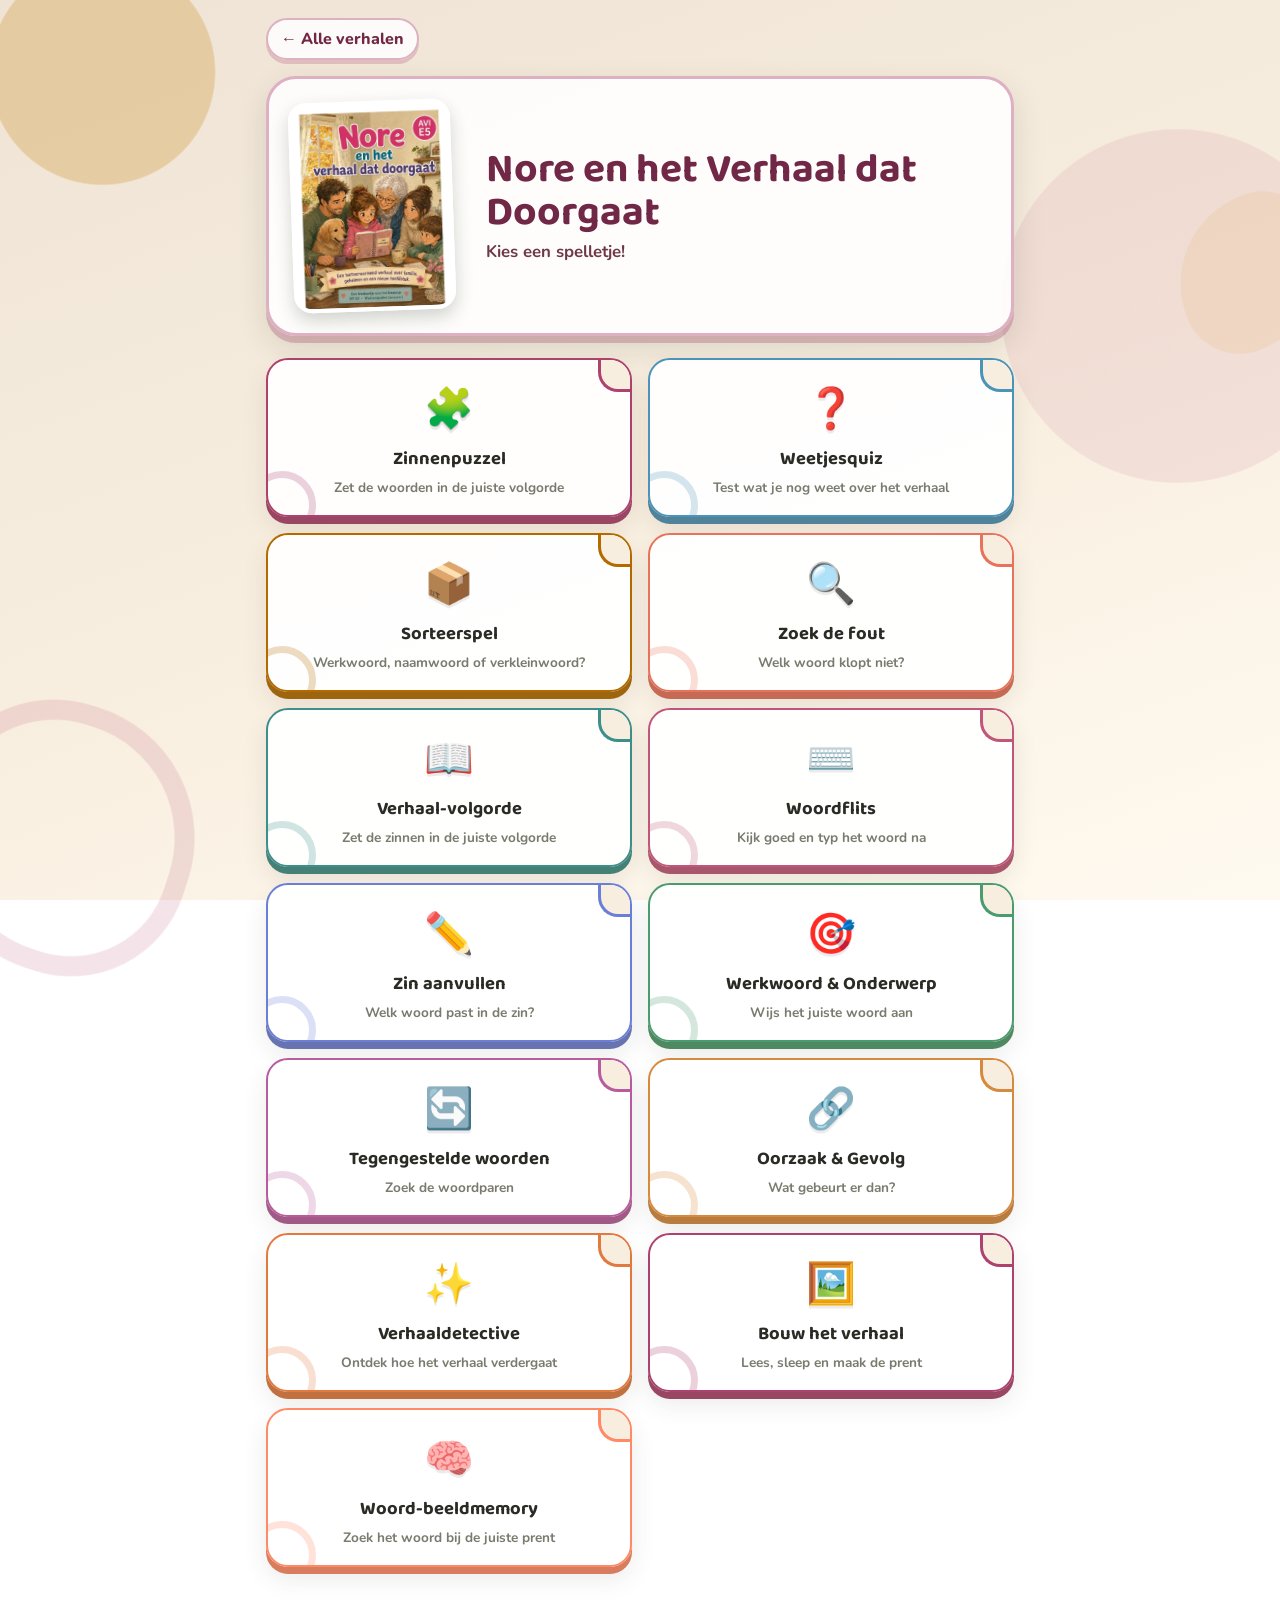
<file: spelletjes_nore_het_verhaal_dat_doorgaat_E5.html>
<!DOCTYPE html>
<html lang="nl">
<head>
<meta charset="UTF-8">
<meta name="viewport" content="width=device-width, initial-scale=1.0, maximum-scale=1, user-scalable=no">
<title>Nore en het Verhaal dat Doorgaat — Spelletjes</title>
<link rel="preconnect" href="https://fonts.googleapis.com">
<link href="https://fonts.googleapis.com/css2?family=Baloo+2:wght@500;700;800&family=Nunito:wght@500;700;800&display=swap" rel="stylesheet">
<style>
  :root{
    --cream:#FBF6EC;
    --cream-deep:#F3E9D4;
    --ink:#2B2B26;
    --green:#2E6F40;
    --green-deep:#1F5230;
    --gold:#E0A63E;
    --gold-deep:#B36B00;
    --coral:#E8735C;
    --mint:#4FAF7C;
    --sky:#4B93B8;
    --plum:#8B5FA8;
    --card-shadow: 0 6px 0 rgba(43,43,38,0.12);
  }
  *{box-sizing:border-box;}
  html,body{margin:0;padding:0;}
  body{
    background:var(--cream);
    font-family:'Nunito',sans-serif;
    color:var(--ink);
    min-height:100vh;
    overflow-x:hidden;
    touch-action:manipulation;
  }
  h1,h2,h3,.display{
    font-family:'Baloo 2',sans-serif;
  }
  @media (prefers-reduced-motion: reduce){
    *{animation-duration:0.001ms !important; transition-duration:0.001ms !important;}
  }

  /* ---------- layout scaffolding ---------- */
  .screen{
    display:none;
    min-height:100vh;
    padding:20px 16px 40px;
    max-width:720px;
    margin:0 auto;
    position:relative;
  }
  .screen.active{display:block;}

  .topbar{
    display:flex;
    align-items:center;
    gap:10px;
    margin-bottom:18px;
  }
  .back-btn{
    background:var(--cream-deep);
    border:none;
    width:46px;height:46px;
    border-radius:50%;
    font-size:22px;
    display:flex;align-items:center;justify-content:center;
    box-shadow:var(--card-shadow);
    cursor:pointer;
    color:var(--ink);
    flex-shrink:0;
  }
  .back-btn:active{transform:translateY(3px); box-shadow:none;}
  .topbar h2{margin:0; font-size:1.3rem; color:var(--green-deep);}

  /* ---------- hub ---------- */
  .hub-hero{
    text-align:center;
    padding:18px 10px 8px;
  }
  .hub-hero .mascot{font-size:52px; display:block; margin-bottom:4px;}
  .hub-hero h1{
    font-size:1.9rem;
    color:var(--green-deep);
    margin:0 0 4px;
  }
  .hub-hero p{
    margin:0;
    color:#6b6a5f;
    font-weight:700;
    font-size:1.05rem;
  }

  .card-grid{
    display:grid;
    grid-template-columns:1fr 1fr;
    gap:16px;
    margin-top:22px;
  }
  @media (max-width:480px){
    .card-grid{grid-template-columns:1fr;}
  }

  .game-card{
    --accent: var(--green);
    position:relative;
    background:#fff;
    border-radius:22px;
    padding:22px 16px 18px;
    text-align:center;
    cursor:pointer;
    border:3px solid var(--accent);
    box-shadow:0 7px 0 var(--accent);
    transition:transform .12s ease;
  }
  .game-card:active{transform:translateY(6px); box-shadow:0 1px 0 var(--accent);}
  .game-card .peel{
    position:absolute; top:-2px; right:-2px;
    width:34px; height:34px;
    background:var(--cream);
    border-left:3px solid var(--accent);
    border-bottom:3px solid var(--accent);
    border-radius:0 20px 0 20px;
  }
  .game-card .icon{font-size:40px; display:block; margin-bottom:8px;}
  .game-card h3{margin:0 0 4px; font-size:1.15rem; color:var(--ink);}
  .game-card p{margin:0; font-size:.85rem; color:#7a7a6e; font-weight:700;}
  .game-card.c1{--accent:var(--green);}
  .game-card.c2{--accent:var(--sky);}
  .game-card.c3{--accent:var(--gold-deep);}
  .game-card.c4{--accent:var(--coral);}
  .game-card.c5{--accent:#3D8F8A;}
  .game-card.c6{--accent:#C0577A;}
  .game-card.c7{--accent:#6B7FD7;}
  .game-card.c8{--accent:#4A9B6E;}
  .game-card.c9{--accent:#B85C9E;}
  .game-card.c10{--accent:#D68A3D;}

  /* ---------- shared game bits ---------- */
  .prompt-box{
    background:#fff;
    border-radius:18px;
    padding:18px;
    box-shadow:var(--card-shadow);
    text-align:center;
    margin-bottom:20px;
  }
  .prompt-box .hint{font-weight:800; color:var(--gold-deep); font-size:1rem; margin-bottom:6px;}
  .prompt-box .big{font-size:1.3rem; font-weight:800;}

  .chip{
    display:inline-flex;
    align-items:center;
    justify-content:center;
    background:var(--cream-deep);
    border:2px solid #d8cca8;
    border-radius:14px;
    padding:10px 16px;
    margin:6px;
    font-weight:800;
    font-size:1.15rem;
    cursor:grab;
    user-select:none;
    -webkit-user-select:none;
    -webkit-touch-callout:none;
    touch-action:none;
    box-shadow:0 3px 0 #d8cca8;
    position:relative;
  }
  .chip.dragging{opacity:.35;}
  .chip.placed{background:var(--mint); border-color:var(--green-deep); color:#fff; box-shadow:0 3px 0 var(--green-deep);}
  .chip.ghost{
    position:fixed; z-index:50; pointer-events:none;
    background:var(--gold); color:#fff; border-color:var(--gold-deep);
    box-shadow:0 8px 14px rgba(0,0,0,.25);
  }

  .slot-row{
    display:flex; flex-wrap:wrap; justify-content:center;
    gap:8px; min-height:64px;
    background:var(--cream-deep);
    border-radius:16px;
    padding:12px;
    margin-bottom:18px;
  }
  .slot{
    width:78px; height:48px;
    border:3px dashed #c9bb92;
    border-radius:12px;
    display:flex; align-items:center; justify-content:center;
    background:rgba(255,255,255,.5);
  }
  .slot.filled{border-style:solid;}
  .slot.dropready{border-color:var(--green); background:#e4f4e9;}

  .slot-col{
    display:flex; flex-direction:column; gap:8px;
    background:var(--cream-deep);
    border-radius:16px;
    padding:12px;
    margin-bottom:18px;
  }
  .slot-wide{
    width:100%; height:auto; box-sizing:border-box;
    min-height:52px;
    border:3px dashed #c9bb92;
    border-radius:12px;
    display:flex; align-items:center;
    padding:0 12px;
    background:rgba(255,255,255,.5);
  }
  .slot-wide.filled{border-style:solid;}
  .slot-wide .num{
    font-family:'Baloo 2',sans-serif; font-weight:800; color:var(--gold-deep);
    margin-right:10px; flex-shrink:0;
  }
  .chip-sentence{
    display:flex; align-items:center;
    background:var(--cream-deep);
    border:2px solid #d8cca8;
    border-radius:14px;
    padding:12px 16px;
    margin:6px 0;
    font-weight:800;
    font-size:1.05rem;
    cursor:grab;
    user-select:none;
    -webkit-user-select:none;
    -webkit-touch-callout:none;
    touch-action:none;
    box-shadow:0 3px 0 #d8cca8;
    width:100%;
    min-width:0;
    box-sizing:border-box;
  }
  .slot-wide .chip-sentence{
    flex:1 1 auto;
    width:auto;
    min-width:0;
  }
  .chip-sentence.placed{background:var(--mint); border-color:var(--green-deep); color:#fff; box-shadow:0 3px 0 var(--green-deep);}
  .chip-sentence.order-wrong{background:#f7c9c3; border-color:#c85b4b; color:#7a241b; box-shadow:0 3px 0 #c85b4b;}
  .chip-sentence.dragging{opacity:.35;}
  .chip-sentence.ghost{
    position:fixed; z-index:50; pointer-events:none;
    background:var(--gold); color:#fff; border-color:var(--gold-deep);
    box-shadow:0 8px 14px rgba(0,0,0,.25);
  }

  .speed-row{display:flex; justify-content:center; gap:10px; margin:14px 0;}
  .speed-btn{
    font-family:'Baloo 2',sans-serif; font-weight:700; font-size:.95rem;
    border:3px solid #d8cca8; background:#fff; border-radius:14px;
    padding:8px 16px; cursor:pointer;
  }
  .speed-btn.active{background:#C0577A; border-color:#8f3d59; color:#fff;}

  .flash-stage{
    background:#fff; border-radius:22px; min-height:160px;
    display:flex; align-items:center; justify-content:center;
    box-shadow:var(--card-shadow); margin-bottom:16px;
  }
  .flash-word{
    font-family:'Baloo 2',sans-serif; font-weight:800; font-size:2.6rem;
    color:var(--green-deep); letter-spacing:2px;
  }
  .flash-timer{
    font-family:'Baloo 2',sans-serif; font-weight:700; font-size:1.1rem;
    color:var(--gold-deep);
  }
  .type-input{
    width:100%; box-sizing:border-box;
    font-family:'Baloo 2',sans-serif; font-size:1.6rem; text-align:center;
    padding:14px; border-radius:14px; border:3px solid #d8cca8;
    margin-bottom:14px; letter-spacing:2px;
  }
  .type-input.correct{border-color:var(--green-deep); background:#e4f4e9;}
  .type-input.wrong{border-color:#a8402c; background:#fdeae7;}

  .cloze-sentence{
    font-family:'Baloo 2',sans-serif; font-weight:700; font-size:1.3rem;
    text-align:center; line-height:1.6;
  }
  .cloze-blank{
    display:inline-block; min-width:90px;
    border-bottom:3px dashed var(--gold-deep);
    color:var(--gold-deep);
    padding:0 6px;
  }
  .cloze-blank.filled-good{border-bottom-style:solid; border-color:var(--green-deep); color:var(--green-deep);}
  .cloze-blank.filled-bad{border-bottom-style:solid; border-color:#a8402c; color:#a8402c;}
  .cloze-options{display:grid; gap:12px; margin-top:22px;}
  .cloze-opt{
    background:#fff; border:3px solid #d8cca8; border-radius:16px;
    padding:14px; font-family:'Baloo 2',sans-serif; font-weight:700; font-size:1.1rem;
    cursor:pointer; box-shadow:0 5px 0 #d8cca8;
  }
  .cloze-opt:active{transform:translateY(4px); box-shadow:none;}
  .cloze-opt.correct{background:var(--mint); border-color:var(--green-deep); color:#fff; box-shadow:0 5px 0 var(--green-deep);}
  .cloze-opt.wrong{background:var(--coral); border-color:#a8402c; color:#fff; box-shadow:0 5px 0 #a8402c;}

  .word-tap.verb-hit{background:#4A9B6E; color:#fff; border-color:#33714f;}
  .word-tap.subject-hit{background:#4A9B6E; color:#fff; border-color:#33714f;}

  .opp-grid{
    display:grid; grid-template-columns:1fr 1fr 1fr; gap:10px;
    margin-bottom:16px;
  }
  @media (max-width:480px){ .opp-grid{grid-template-columns:1fr 1fr;} }
  .opp-tile{
    background:#fff; border:3px solid #d8cca8; border-radius:14px;
    padding:16px 8px; text-align:center; cursor:pointer;
    font-family:'Baloo 2',sans-serif; font-weight:700; font-size:1.05rem;
    box-shadow:0 4px 0 #d8cca8;
  }
  .opp-tile:active{transform:translateY(3px); box-shadow:none;}
  .opp-tile.selected{background:var(--gold); border-color:var(--gold-deep); color:#fff; box-shadow:0 4px 0 var(--gold-deep);}
  .opp-tile.matched{background:var(--pair-bg,var(--mint)); border-color:var(--pair-border,var(--green-deep)); color:#fff; box-shadow:0 4px 0 var(--pair-border,var(--green-deep)); cursor:default;}
  .opp-tile.shake{animation:shakeTile .4s;}
  @keyframes shakeTile{
    0%,100%{transform:translateX(0);}
    25%{transform:translateX(-6px);}
    75%{transform:translateX(6px);}
  }

  .cause-box{
    background:#fff; border-radius:18px; padding:18px;
    box-shadow:var(--card-shadow); margin-bottom:16px; text-align:center;
  }
  .cause-label{font-weight:800; color:var(--gold-deep); font-size:.95rem; margin-bottom:6px;}
  .cause-text{font-family:'Baloo 2',sans-serif; font-weight:700; font-size:1.2rem;}
  .cause-arrow{text-align:center; font-size:1.8rem; margin:6px 0; color:#c9bb92;}

  .bank{
    display:flex; flex-wrap:wrap; justify-content:center;
    padding:10px 4px;
  }

  .action-row{display:flex; justify-content:center; gap:12px; margin-top:8px;}
  .btn{
    font-family:'Baloo 2',sans-serif;
    font-weight:700;
    font-size:1.05rem;
    border:none;
    border-radius:16px;
    padding:12px 22px;
    cursor:pointer;
    background:var(--green);
    color:#fff;
    box-shadow:0 5px 0 var(--green-deep);
  }
  .btn:active{transform:translateY(4px); box-shadow:none;}
  .btn.secondary{background:var(--cream-deep); color:var(--ink); box-shadow:0 5px 0 #d8cca8;}

  .feedback{
    text-align:center; font-weight:800; font-size:1.15rem;
    min-height:30px; margin-top:6px;
  }
  .feedback.good{color:var(--green-deep);}
  .feedback.bad{color:var(--coral);}

  .progress-dots{display:flex; justify-content:center; gap:8px; margin:14px 0;}
  .progress-dots span{width:10px;height:10px;border-radius:50%; background:#d8cca8;}
  .progress-dots span.done{background:var(--green);}
  .progress-dots span.current{background:var(--gold-deep);}

  /* quiz */
  .quiz-options{display:grid; gap:12px; margin-top:6px;}
  .quiz-opt{
    background:#fff; border:3px solid #d8cca8; border-radius:16px;
    padding:14px; font-family:'Baloo 2',sans-serif; font-weight:700; font-size:1.1rem;
    cursor:pointer; box-shadow:0 5px 0 #d8cca8; text-align:left;
  }
  .quiz-opt:active{transform:translateY(4px); box-shadow:none;}
  .quiz-opt.correct{background:var(--mint); border-color:var(--green-deep); color:#fff; box-shadow:0 5px 0 var(--green-deep);}
  .quiz-opt.wrong{background:var(--coral); border-color:#a8402c; color:#fff; box-shadow:0 5px 0 #a8402c;}

  /* sort */
  .sort-bins{display:flex; gap:14px; margin-bottom:18px;}
  .bin{
    flex:1; min-height:170px;
    border-radius:18px;
    border:3px solid var(--accent, var(--sky));
    background:#fff;
    padding:12px 6px;
    text-align:center;
  }
  .bin h4{margin:2px 0 10px; font-family:'Baloo 2',sans-serif; color:var(--accent, var(--sky)); font-size:.95rem; line-height:1.15;}
  .bin .bin-inner{display:flex; flex-wrap:wrap; justify-content:center; gap:6px; min-height:60px;}
  .bin.short{--accent:var(--sky);}
  .bin.long{--accent:var(--plum);}
  .bin.other{--accent:var(--gold-deep);}
  .bin.dropready{background:var(--cream-deep);}

  /* wrong-word game */
  .sentence-tap{
    display:flex; flex-wrap:wrap; justify-content:center; gap:8px;
    margin-top:10px;
  }
  .word-tap{
    background:#fff; border:2px solid #d8cca8; border-radius:12px;
    padding:9px 12px; font-weight:800; font-size:1.15rem; cursor:pointer;
  }
  .word-tap.wrong-hit{background:var(--coral); color:#fff; border-color:#a8402c;}
  .word-tap.miss{opacity:.4;}

  /* celebration */
  .confetti-piece{
    position:fixed; top:-10px; font-size:22px; z-index:80;
    animation:fall linear forwards;
  }
  @keyframes fall{
    to{ transform:translateY(105vh) rotate(300deg); opacity:.9;}
  }
  .end-card{
    text-align:center; background:#fff; border-radius:20px; padding:28px 18px;
    box-shadow:var(--card-shadow);
  }
  .end-card .stars{font-size:2.4rem; margin-bottom:6px;}
  .end-card h2{color:var(--green-deep); margin:4px 0;}
</style>
<link rel="stylesheet" href="storybook-theme.css?v=2">
</head>
<body data-story="nore-verhaal">

<!-- ================= HUB ================= -->
<div id="hub" class="screen active">
  <a class="all-stories" href="index.html">← Alle verhalen</a>
  <div class="hub-hero">
    <span class="mascot">🦓</span>
    <h1>Nore en het Verhaal dat Doorgaat</h1>
    <p>Kies een spelletje!</p>
  </div>

  <div class="card-grid">
    <div class="game-card c1" onclick="openGame('sentence')">
      <div class="peel"></div>
      <span class="icon">🧩</span>
      <h3>Zinnenpuzzel</h3>
      <p>Zet de woorden in de juiste volgorde</p>
    </div>
    <div class="game-card c2" onclick="openGame('quiz')">
      <div class="peel"></div>
      <span class="icon">❓</span>
      <h3>Weetjesquiz</h3>
      <p>Test wat je nog weet over het verhaal</p>
    </div>
    <div class="game-card c3" onclick="openGame('sort')">
      <div class="peel"></div>
      <span class="icon">📦</span>
      <h3>Sorteerspel</h3>
      <p>Werkwoord, naamwoord of verkleinwoord?</p>
    </div>
    <div class="game-card c4" onclick="openGame('wrong')">
      <div class="peel"></div>
      <span class="icon">🔍</span>
      <h3>Zoek de fout</h3>
      <p>Welk woord klopt niet?</p>
    </div>
    <div class="game-card c5" onclick="openGame('order')">
      <div class="peel"></div>
      <span class="icon">📖</span>
      <h3>Verhaal-volgorde</h3>
      <p>Zet de zinnen in de juiste volgorde</p>
    </div>
    <div class="game-card c6" onclick="openGame('type')">
      <div class="peel"></div>
      <span class="icon">⌨️</span>
      <h3>Woordflits</h3>
      <p>Kijk goed en typ het woord na</p>
    </div>
    <div class="game-card c7" onclick="openGame('cloze')">
      <div class="peel"></div>
      <span class="icon">✏️</span>
      <h3>Zin aanvullen</h3>
      <p>Welk woord past in de zin?</p>
    </div>
    <div class="game-card c8" onclick="openGame('grammar')">
      <div class="peel"></div>
      <span class="icon">🎯</span>
      <h3>Werkwoord & Onderwerp</h3>
      <p>Wijs het juiste woord aan</p>
    </div>
    <div class="game-card c9" onclick="openGame('opposite')">
      <div class="peel"></div>
      <span class="icon">🔄</span>
      <h3>Tegengestelde woorden</h3>
      <p>Zoek de woordparen</p>
    </div>
    <div class="game-card c10" onclick="openGame('cause')">
      <div class="peel"></div>
      <span class="icon">🔗</span>
      <h3>Oorzaak & Gevolg</h3>
      <p>Wat gebeurt er dan?</p>
    </div>
  </div>
</div>

<!-- ================= GAME: ZINNENPUZZEL ================= -->
<div id="game-sentence" class="screen">
  <div class="topbar">
    <button class="back-btn" onclick="goHub()">←</button>
    <h2>🧩 Zinnenpuzzel</h2>
  </div>
  <div class="progress-dots" id="sentence-dots"></div>
  <div class="prompt-box">
    <div class="hint">Zet de woorden in de juiste volgorde</div>
  </div>
  <div class="slot-row" id="sentence-slots"></div>
  <div class="bank" id="sentence-bank"></div>
  <div class="feedback" id="sentence-feedback"></div>
  <div class="action-row">
    <button class="btn secondary" onclick="resetSentence()">Opnieuw</button>
  </div>
</div>

<!-- ================= GAME: QUIZ ================= -->
<div id="game-quiz" class="screen">
  <div class="topbar">
    <button class="back-btn" onclick="goHub()">←</button>
    <h2>❓ Weetjesquiz</h2>
  </div>
  <div class="progress-dots" id="quiz-dots"></div>
  <div id="quiz-body"></div>
</div>

<!-- ================= GAME: SORTEERSPEL ================= -->
<div id="game-sort" class="screen">
  <div class="topbar">
    <button class="back-btn" onclick="goHub()">←</button>
    <h2>📦 Sorteerspel</h2>
  </div>
  <div class="prompt-box">
    <div class="hint">Sleep elk woord naar de juiste doos</div>
  </div>
  <div class="sort-bins">
    <div class="bin short" id="bin-werkwoord"><h4>WERK-<br>WOORD</h4><div class="bin-inner" id="bin-werkwoord-inner"></div></div>
    <div class="bin long" id="bin-naamwoord"><h4>ZELFST.<br>NAAMW.</h4><div class="bin-inner" id="bin-naamwoord-inner"></div></div>
    <div class="bin other" id="bin-verkleinwoord"><h4>VERKLEIN-<br>WOORD</h4><div class="bin-inner" id="bin-verkleinwoord-inner"></div></div>
  </div>
  <div class="bank" id="sort-bank"></div>
  <div class="feedback" id="sort-feedback"></div>
  <div class="action-row">
    <button class="btn secondary" onclick="resetSort()">Opnieuw</button>
  </div>
</div>

<!-- ================= GAME: ZOEK DE FOUT ================= -->
<div id="game-wrong" class="screen">
  <div class="topbar">
    <button class="back-btn" onclick="goHub()">←</button>
    <h2>🔍 Zoek de fout</h2>
  </div>
  <div class="progress-dots" id="wrong-dots"></div>
  <div class="prompt-box">
    <div class="hint">Tik op het woord dat niet klopt met het verhaal</div>
  </div>
  <div class="sentence-tap" id="wrong-sentence"></div>
  <div class="feedback" id="wrong-feedback"></div>
</div>

<!-- ================= GAME: VERHAAL-VOLGORDE ================= -->
<div id="game-order" class="screen">
  <div class="topbar">
    <button class="back-btn" onclick="goHub()">←</button>
    <h2>📖 Verhaal-volgorde</h2>
  </div>
  <div class="prompt-box">
    <div class="hint">Sleep de zinnen in de volgorde van het verhaal</div>
  </div>
  <div class="slot-col" id="order-slots"></div>
  <div class="bank" id="order-bank"></div>
  <div class="feedback" id="order-feedback"></div>
  <div class="action-row">
    <button class="btn secondary" onclick="resetOrder()">Opnieuw</button>
  </div>
</div>

<!-- ================= GAME: WOORDFLITS ================= -->
<div id="game-type" class="screen">
  <div class="topbar">
    <button class="back-btn" onclick="goHub()">←</button>
    <h2>⌨️ Woordflits</h2>
  </div>
  <div class="progress-dots" id="type-dots"></div>
  <div id="type-body"></div>
</div>

<!-- ================= GAME: ZIN AANVULLEN ================= -->
<div id="game-cloze" class="screen">
  <div class="topbar">
    <button class="back-btn" onclick="goHub()">←</button>
    <h2>✏️ Zin aanvullen</h2>
  </div>
  <div class="progress-dots" id="cloze-dots"></div>
  <div id="cloze-body"></div>
</div>

<!-- ================= GAME: WERKWOORD & ONDERWERP ================= -->
<div id="game-grammar" class="screen">
  <div class="topbar">
    <button class="back-btn" onclick="goHub()">←</button>
    <h2>🎯 Werkwoord & Onderwerp</h2>
  </div>
  <div class="progress-dots" id="grammar-dots"></div>
  <div class="prompt-box">
    <div class="hint" id="grammar-task">Tik op het werkwoord</div>
  </div>
  <div class="sentence-tap" id="grammar-sentence"></div>
  <div class="feedback" id="grammar-feedback"></div>
</div>

<!-- ================= GAME: TEGENGESTELDE WOORDEN ================= -->
<div id="game-opposite" class="screen">
  <div class="topbar">
    <button class="back-btn" onclick="goHub()">←</button>
    <h2>🔄 Tegengestelde woorden</h2>
  </div>
  <div class="prompt-box">
    <div class="hint">Tik twee woorden die tegengesteld zijn aan elkaar</div>
  </div>
  <div class="opp-grid" id="opp-grid"></div>
  <div class="feedback" id="opp-feedback"></div>
  <div class="action-row"><button class="btn secondary" onclick="resetOpposite()">Opnieuw</button></div>
</div>

<!-- ================= GAME: OORZAAK & GEVOLG ================= -->
<div id="game-cause" class="screen">
  <div class="topbar">
    <button class="back-btn" onclick="goHub()">←</button>
    <h2>🔗 Oorzaak & Gevolg</h2>
  </div>
  <div class="progress-dots" id="cause-dots"></div>
  <div id="cause-body"></div>
</div>

<script>
/* ============ shared helpers ============ */
function goHub(){
  document.querySelectorAll('.screen').forEach(s=>s.classList.remove('active'));
  document.getElementById('hub').classList.add('active');
}
function openGame(name){
  document.querySelectorAll('.screen').forEach(s=>s.classList.remove('active'));
  document.getElementById('game-'+name).classList.add('active');
  if(name==='sentence') initSentence();
  if(name==='quiz') initQuiz();
  if(name==='sort') initSort();
  if(name==='wrong') initWrong();
  if(name==='order') initOrder();
  if(name==='type') initType();
  if(name==='cloze') initCloze();
  if(name==='grammar') initGrammar();
  if(name==='opposite') initOpposite();
  if(name==='cause') initCause();
}
function shuffle(arr){
  const a=arr.slice();
  for(let i=a.length-1;i>0;i--){
    const j=Math.floor(Math.random()*(i+1));
    [a[i],a[j]]=[a[j],a[i]];
  }
  return a;
}
function celebrate(container){
  const emojis=['🎉','⭐','🦓','✨'];
  for(let i=0;i<16;i++){
    const s=document.createElement('span');
    s.className='confetti-piece';
    s.textContent=emojis[Math.floor(Math.random()*emojis.length)];
    s.style.left=Math.random()*100+'vw';
    s.style.animationDuration=(1.6+Math.random()*1.2)+'s';
    s.style.fontSize=(16+Math.random()*14)+'px';
    document.body.appendChild(s);
    setTimeout(()=>s.remove(),3000);
  }
}
function renderDots(id,total,currentIndex){
  const el=document.getElementById(id);
  el.innerHTML='';
  for(let i=0;i<total;i++){
    const d=document.createElement('span');
    if(i<currentIndex) d.className='done';
    else if(i===currentIndex) d.className='current';
    el.appendChild(d);
  }
}

/* ============ pointer-based drag helper ============ */
function makeDraggable(chip, onDrop){
  let startX, startY, ghost=null, originParent, originNext;
  chip.addEventListener('pointerdown', e=>{
    if(chip.classList.contains('placed') && chip.dataset.locked==='1') return;
    e.preventDefault();
    try{ chip.setPointerCapture(e.pointerId); }catch(err){}
    const rect=chip.getBoundingClientRect();
    startX=e.clientX; startY=e.clientY;
    originParent=chip.parentElement; originNext=chip.nextSibling;
    ghost=chip.cloneNode(true);
    ghost.classList.add('ghost');
    ghost.style.width=rect.width+'px';
    ghost.style.left=rect.left+'px';
    ghost.style.top=rect.top+'px';
    document.body.appendChild(ghost);
    chip.classList.add('dragging');

    function move(ev){
      const dx=ev.clientX-startX, dy=ev.clientY-startY;
      ghost.style.left=(rect.left+dx)+'px';
      ghost.style.top=(rect.top+dy)+'px';
      const cx=rect.left+dx+rect.width/2, cy=rect.top+dy+rect.height/2;
      document.querySelectorAll('.slot,.bin').forEach(z=>{
        const zr=z.getBoundingClientRect();
        const inside = cx>=zr.left && cx<=zr.right && cy>=zr.top && cy<=zr.bottom;
        z.classList.toggle('dropready', inside);
      });
    }
    function up(ev){
      document.removeEventListener('pointermove',move);
      document.removeEventListener('pointerup',up);
      chip.classList.remove('dragging');
      const dx=ev.clientX-startX, dy=ev.clientY-startY;
      const cx=rect.left+dx+rect.width/2, cy=rect.top+dy+rect.height/2;
      ghost.remove();
      let target=null;
      document.querySelectorAll('.slot,.bin').forEach(z=>{
        const zr=z.getBoundingClientRect();
        z.classList.remove('dropready');
        const inside = cx>=zr.left && cx<=zr.right && cy>=zr.top && cy<=zr.bottom;
        if(inside) target=z;
      });
      onDrop(chip, target, originParent, originNext);
    }
    document.addEventListener('pointermove',move);
    document.addEventListener('pointerup',up);
  });
}

/* ============ GAME 1: ZINNENPUZZEL ============ */
const sentences = [
  "Oma start een familieboek.",
  "Nore denkt aan vroeger.",
  "Papa helpt Nore zoeken.",
  "Nore vindt een kistje.",
  "De familie leest voor."
];
let sIndex=0;

function initSentence(){ sIndex=0; loadSentence(); }
function loadSentence(){
  document.getElementById('sentence-feedback').textContent='';
  renderDots('sentence-dots', sentences.length, sIndex);
  const words = sentences[sIndex].replace('.','').split(' ');
  const slotRow=document.getElementById('sentence-slots');
  const bank=document.getElementById('sentence-bank');
  slotRow.innerHTML=''; bank.innerHTML='';
  words.forEach(()=>{
    const slot=document.createElement('div');
    slot.className='slot';
    slotRow.appendChild(slot);
  });
  shuffle(words).forEach(w=>{
    const chip=document.createElement('div');
    chip.className='chip';
    chip.textContent=w;
    bank.appendChild(chip);
    makeDraggable(chip, handleSentenceDrop);
  });
}
function handleSentenceDrop(chip, target, originParent, originNext){
  if(target && target.classList.contains('slot') && !target.firstChild){
    target.appendChild(chip);
    target.classList.add('filled');
    chip.classList.add('placed');
  } else if(target && target.classList.contains('slot') && target.firstChild){
    originParent.insertBefore(chip, originNext);
  } else if(!target){
    document.getElementById('sentence-bank').appendChild(chip);
    chip.classList.remove('placed');
  } else {
    originParent.insertBefore(chip, originNext);
  }
  if(originParent.classList && originParent.classList.contains('slot')){
    originParent.classList.toggle('filled', !!originParent.firstChild);
  }
  checkSentence();
}
function checkSentence(){
  const slots=[...document.querySelectorAll('#sentence-slots .slot')];
  if(slots.some(s=>!s.firstChild)) return;
  const attempt=slots.map(s=>s.firstChild.textContent).join(' ')+'.';
  const fb=document.getElementById('sentence-feedback');
  if(attempt===sentences[sIndex]){
    fb.textContent='Goed zo! 🎉';
    fb.className='feedback good';
    celebrate();
    slots.forEach(s=>s.firstChild.dataset.locked='1');
    setTimeout(()=>{
      sIndex++;
      if(sIndex<sentences.length){ loadSentence(); }
      else { fb.textContent='Alle zinnen gelukt! Je bent een echte leesheld! 🦓⭐'; renderDots('sentence-dots', sentences.length, sentences.length);}
    },1100);
  } else {
    fb.textContent='Bijna! Probeer de woorden te verschuiven.';
    fb.className='feedback bad';
  }
}
function resetSentence(){ loadSentence(); }

/* ============ GAME 2: QUIZ ============ */
const quiz = [
  {q:"Wie wordt er geboren in dit verhaal?", opts:["Fien","Bas","Zoë"], a:0},
  {q:"Welk idee heeft oma?", opts:["Verhuizen","Een familieboek beginnen","Een reis maken"], a:1},
  {q:"Wat vinden Nore en papa op zolder?", opts:["Een schat","Niets","Een oude kaart van de tuin"], a:2},
  {q:"Wat ligt er in het kistje bij de vijver?", opts:["Geld","Een schriftje en een pen","Speelgoed"], a:1},
  {q:"Wat betekent het briefje van oma?", opts:["Het is een grap","Oma wist dat Nore het zou vinden","Het is een fout briefje"], a:1},
];
let qIndex=0, qScore=0;

function initQuiz(){ qIndex=0; qScore=0; loadQuiz(); }
function loadQuiz(){
  renderDots('quiz-dots', quiz.length, qIndex);
  const body=document.getElementById('quiz-body');
  if(qIndex>=quiz.length){
    const stars = qScore>=5?'⭐⭐⭐': qScore>=3?'⭐⭐':'⭐';
    body.innerHTML=`<div class="end-card">
      <div class="stars">${stars}</div>
      <h2>Je haalde ${qScore} van de ${quiz.length}!</h2>
      <p>${qScore===quiz.length?'Wauw, jij kent dit verhaal helemaal!':'Goed gedaan! Lees het verhaal nog eens en probeer opnieuw.'}</p>
      <div class="action-row"><button class="btn" onclick="initQuiz()">Nog eens</button></div>
    </div>`;
    if(qScore===quiz.length) celebrate();
    return;
  }
  const item=quiz[qIndex];
  body.innerHTML = `<div class="prompt-box"><div class="big">${item.q}</div></div>
    <div class="quiz-options" id="quiz-options"></div>`;
  const optsEl=document.getElementById('quiz-options');
  item.opts.forEach((opt,i)=>{
    const b=document.createElement('button');
    b.className='quiz-opt';
    b.textContent=opt;
    b.onclick=()=>answerQuiz(i,b);
    optsEl.appendChild(b);
  });
}
function answerQuiz(i, btn){
  const item=quiz[qIndex];
  const allBtns=[...document.querySelectorAll('.quiz-opt')];
  allBtns.forEach(b=>b.onclick=null);
  if(i===item.a){
    btn.classList.add('correct');
    qScore++;
    celebrate();
  } else {
    btn.classList.add('wrong');
    allBtns[item.a].classList.add('correct');
  }
  setTimeout(()=>{ qIndex++; loadQuiz(); }, 1000);
}

/* ============ GAME 3: SORTEERSPEL (werkwoord / zelfst. naamwoord / verkleinwoord) ============ */
const sortWords = [
  {w:"SCHRIJFT", cat:"werkwoord"},
  {w:"ZOEKT", cat:"werkwoord"},
  {w:"VINDT", cat:"werkwoord"},
  {w:"VIJVER", cat:"naamwoord"},
  {w:"HOOFDSTUK", cat:"naamwoord"},
  {w:"LINT", cat:"naamwoord"},
  {w:"KAARTJE", cat:"verkleinwoord"},
  {w:"SCHRIFTJE", cat:"verkleinwoord"},
  {w:"KISTJE", cat:"verkleinwoord"},
];
let sortRemaining=0;

function initSort(){
  document.getElementById('sort-feedback').textContent='';
  document.getElementById('bin-werkwoord-inner').innerHTML='';
  document.getElementById('bin-naamwoord-inner').innerHTML='';
  document.getElementById('bin-verkleinwoord-inner').innerHTML='';
  const bank=document.getElementById('sort-bank');
  bank.innerHTML='';
  sortRemaining=sortWords.length;
  shuffle(sortWords).forEach(item=>{
    const chip=document.createElement('div');
    chip.className='chip';
    chip.textContent=item.w;
    chip.dataset.cat = item.cat;
    bank.appendChild(chip);
    makeDraggable(chip, handleSortDrop);
  });
}
function handleSortDrop(chip, target, originParent, originNext){
  const fb=document.getElementById('sort-feedback');
  const binMap = {'bin-werkwoord':'werkwoord', 'bin-naamwoord':'naamwoord', 'bin-verkleinwoord':'verkleinwoord'};
  if(target && binMap[target.id]){
    const wantCat = binMap[target.id];
    const isCat = chip.dataset.cat;
    if(wantCat===isCat){
      target.querySelector('.bin-inner').appendChild(chip);
      chip.classList.add('placed');
      chip.dataset.locked='1';
      sortRemaining--;
      fb.textContent='Juist! 👍';
      fb.className='feedback good';
      if(sortRemaining===0){
        fb.textContent='Helemaal gesorteerd! Goed gedaan! 🎉';
        celebrate();
      }
    } else {
      fb.textContent='Niet helemaal — denk aan het woordsoort!';
      fb.className='feedback bad';
      originParent.insertBefore(chip, originNext);
    }
  } else {
    originParent.insertBefore(chip, originNext);
  }
}
function resetSort(){ initSort(); }

/* ============ GAME 4: ZOEK DE FOUT ============ */
const wrongSet = [
  {words:["Papa","helpt","Nore","koken."], wrong:3},
  {words:["Van","de","keuken","vinden","ze","een","kaart."], wrong:2},
  {words:["Een","kussen","ligt","bij","de","vijver."], wrong:1},
  {words:["Er","ligt","een","schoen","in","het","kistje."], wrong:3},
  {words:["De","familie","zingt","luidop","voor."], wrong:2},
];
let wIndex=0;

function initWrong(){ wIndex=0; loadWrong(); }
function loadWrong(){
  document.getElementById('wrong-feedback').textContent='';
  renderDots('wrong-dots', wrongSet.length, wIndex);
  const el=document.getElementById('wrong-sentence');
  el.innerHTML='';
  if(wIndex>=wrongSet.length){
    el.innerHTML=`<div class="end-card">
      <div class="stars">🦓🎉</div>
      <h2>Je hebt alle foutjes gevonden!</h2>
      <div class="action-row"><button class="btn" onclick="initWrong()">Nog eens</button></div>
    </div>`;
    celebrate();
    return;
  }
  const item=wrongSet[wIndex];
  item.words.forEach((w,i)=>{
    const span=document.createElement('div');
    span.className='word-tap';
    span.textContent=w;
    span.onclick=()=>checkWrong(i,item,span);
    el.appendChild(span);
  });
}
function checkWrong(i,item,span){
  const fb=document.getElementById('wrong-feedback');
  const allSpans=[...document.querySelectorAll('.word-tap')];
  if(i===item.wrong){
    span.classList.add('wrong-hit');
    allSpans.forEach(s=>{ if(s!==span) s.classList.add('miss'); s.onclick=null; });
    fb.textContent='Gevonden! 🎉';
    fb.className='feedback good';
    celebrate();
    setTimeout(()=>{ wIndex++; loadWrong(); }, 1100);
  } else {
    fb.textContent='Nog niet helemaal — probeer een ander woord.';
    fb.className='feedback bad';
  }
}

/* ============ GAME 5: VERHAAL-VOLGORDE ============ */
const storyOrder = [
  "Oma stelt voor om een familieboek te maken.",
  "Nore denkt terug aan al haar avonturen.",
  "Papa en Nore zoeken op zolder.",
  "Nore vindt een kistje bij de vijver.",
  "Die avond schrijft Nore haar eigen hoofdstuk."
];

function initOrder(){
  document.getElementById('order-feedback').textContent='';
  const slotCol=document.getElementById('order-slots');
  const bank=document.getElementById('order-bank');
  slotCol.innerHTML=''; bank.innerHTML='';
  storyOrder.forEach((_,i)=>{
    const slot=document.createElement('div');
    slot.className='slot slot-wide';
    slot.innerHTML=`<span class="num">${i+1}.</span>`;
    slotCol.appendChild(slot);
  });
  shuffle(storyOrder).forEach(s=>{
    const chip=document.createElement('div');
    chip.className='chip-sentence';
    chip.textContent=s;
    bank.appendChild(chip);
    makeDraggable(chip, handleOrderDrop);
  });
}
function handleOrderDrop(chip, target, originParent, originNext){
  document.querySelectorAll('#order-slots .chip-sentence').forEach(c=>c.classList.remove('order-wrong'));
  document.getElementById('order-feedback').textContent='';
  if(target && target.classList.contains('slot-wide')){
    const other=target.querySelector('.chip-sentence');
    if(other && other!==chip){
      if(originParent.classList.contains('slot-wide')) originParent.appendChild(other);
      else document.getElementById('order-bank').appendChild(other);
      other.classList.toggle('placed', other.parentElement.classList.contains('slot-wide'));
    }
    target.appendChild(chip);
    target.classList.add('filled');
    chip.classList.add('placed');
  } else if(!target){
    document.getElementById('order-bank').appendChild(chip);
    chip.classList.remove('placed');
  } else {
    originParent.insertBefore(chip, originNext);
  }
  if(originParent.classList && originParent.classList.contains('slot-wide')){
    originParent.classList.toggle('filled', originParent.children.length>1);
  }
  checkOrder();
}
function checkOrder(){
  const slots=[...document.querySelectorAll('#order-slots .slot-wide')];
  if(slots.some(s=>s.children.length<2)) return;
  const attempt=slots.map(s=>s.querySelector('.chip-sentence').textContent);
  const fb=document.getElementById('order-feedback');
  const isCorrect = attempt.every((s,i)=>s===storyOrder[i]);
  if(isCorrect){
    fb.textContent='Helemaal juist! Jij kent het verhaal goed! 🎉';
    fb.className='feedback good';
    celebrate();
  } else {
    slots.forEach((slot,i)=>{
      slot.querySelector('.chip-sentence').classList.toggle('order-wrong', attempt[i]!==storyOrder[i]);
    });
    fb.textContent='Bijna! Denk na: wat gebeurde eerst in het verhaal?';
    fb.className='feedback bad';
  }
}
function resetOrder(){
  const wrong=[...document.querySelectorAll('#order-slots .chip-sentence.order-wrong')];
  if(!wrong.length){ initOrder(); return; }
  const bank=document.getElementById('order-bank');
  wrong.forEach(chip=>{
    const slot=chip.parentElement;
    chip.classList.remove('placed','order-wrong');
    bank.appendChild(chip);
    slot.classList.remove('filled');
  });
  document.getElementById('order-feedback').textContent='De juiste zinnen blijven staan. Probeer de andere opnieuw.';
}

/* ============ GAME 6: WOORDFLITS ============ */
const flashWords = ["VIJVER","KAARTJE","LINT","HOOFDSTUK","FIEN","SCHRIFTJE"];
let flashIndex=0, flashScore=0, flashSeconds=6, flashTimerHandle=null;

function initType(){
  flashIndex=0; flashScore=0;
  showSpeedPicker();
}
function showSpeedPicker(){
  const body=document.getElementById('type-body');
  document.getElementById('type-dots').innerHTML='';
  body.innerHTML = `
    <div class="prompt-box">
      <div class="hint">Hoe lang mag je het woord zien?</div>
    </div>
    <div class="speed-row" id="speed-row"></div>
    <div class="action-row"><button class="btn" onclick="startFlash()">Start!</button></div>
  `;
  const row=document.getElementById('speed-row');
  [3,6,10].forEach(sec=>{
    const b=document.createElement('button');
    b.className='speed-btn'+(sec===flashSeconds?' active':'');
    b.textContent=sec+' sec';
    b.onclick=()=>{
      flashSeconds=sec;
      [...row.children].forEach(c=>c.classList.remove('active'));
      b.classList.add('active');
    };
    row.appendChild(b);
  });
}
function startFlash(){
  flashIndex=0; flashScore=0;
  loadFlash();
}
function loadFlash(){
  renderDots('type-dots', flashWords.length, flashIndex);
  const body=document.getElementById('type-body');
  if(flashIndex>=flashWords.length){
    const stars = flashScore>=6?'⭐⭐⭐': flashScore>=4?'⭐⭐':'⭐';
    body.innerHTML=`<div class="end-card">
      <div class="stars">${stars}</div>
      <h2>Je typte ${flashScore} van de ${flashWords.length} goed!</h2>
      <div class="action-row"><button class="btn" onclick="initType()">Nog eens</button></div>
    </div>`;
    if(flashScore===flashWords.length) celebrate();
    return;
  }
  const word=flashWords[flashIndex];
  body.innerHTML = `
    <div class="flash-stage"><div class="flash-word" id="flash-word">${word}</div></div>
    <div style="text-align:center" class="flash-timer" id="flash-timer">${flashSeconds}</div>
  `;
  let remaining=flashSeconds;
  clearInterval(flashTimerHandle);
  flashTimerHandle=setInterval(()=>{
    remaining--;
    const t=document.getElementById('flash-timer');
    if(t) t.textContent=remaining;
    if(remaining<=0){
      clearInterval(flashTimerHandle);
      showTypeInput(word);
    }
  },1000);
}
function showTypeInput(word){
  const body=document.getElementById('type-body');
  body.innerHTML = `
    <div class="prompt-box"><div class="hint">Typ het woord dat je zag:</div></div>
    <input type="text" class="type-input" id="type-field" autocomplete="off" autocorrect="off" autocapitalize="off" spellcheck="false">
    <div class="action-row"><button class="btn" onclick="checkFlash('${word}')">Controleer</button></div>
    <div class="feedback" id="type-feedback"></div>
  `;
  const field=document.getElementById('type-field');
  field.focus();
  field.addEventListener('keydown', e=>{ if(e.key==='Enter') checkFlash(word); });
}
function checkFlash(word){
  const field=document.getElementById('type-field');
  const fb=document.getElementById('type-feedback');
  const val=field.value.trim().toUpperCase();
  if(val===word){
    field.classList.add('correct');
    fb.textContent='Juist! 🎉';
    fb.className='feedback good';
    flashScore++;
    celebrate();
  } else {
    field.classList.add('wrong');
    fb.textContent='Het woord was: '+word;
    fb.className='feedback bad';
  }
  field.disabled=true;
  setTimeout(()=>{ flashIndex++; loadFlash(); }, 1400);
}

/* ============ GAME 7: ZIN AANVULLEN ============ */
const clozeItems = [
  {before:"Oma wil een ", after:" beginnen voor de hele familie.", options:["familieboek","fotoalbum","tuin"], answer:"familieboek"},
  {before:"Papa en Nore vinden een oude kaart op ", after:".", options:["zolder","school","straat"], answer:"zolder"},
  {before:"Bij de ", after:" ligt een platte steen.", options:["vijver","weg","trap"], answer:"vijver"},
  {before:"In het kistje ligt een leeg ", after:".", options:["schriftje","doosje","boek"], answer:"schriftje"},
  {before:"Het briefje zegt: voor jouw ", after:".", options:["hoofdstuk","verjaardag","cadeau"], answer:"hoofdstuk"},
];
let clozeIndex=0, clozeScore=0;

function initCloze(){ clozeIndex=0; clozeScore=0; loadCloze(); }
function loadCloze(){
  renderDots('cloze-dots', clozeItems.length, clozeIndex);
  const body=document.getElementById('cloze-body');
  if(clozeIndex>=clozeItems.length){
    const stars = clozeScore>=5?'⭐⭐⭐': clozeScore>=3?'⭐⭐':'⭐';
    body.innerHTML=`<div class="end-card">
      <div class="stars">${stars}</div>
      <h2>Je vulde ${clozeScore} van de ${clozeItems.length} goed in!</h2>
      <div class="action-row"><button class="btn" onclick="initCloze()">Nog eens</button></div>
    </div>`;
    if(clozeScore===clozeItems.length) celebrate();
    return;
  }
  const item=clozeItems[clozeIndex];
  body.innerHTML = `
    <div class="prompt-box">
      <div class="cloze-sentence">${item.before}<span class="cloze-blank" id="cloze-blank">?</span>${item.after}</div>
    </div>
    <div class="cloze-options" id="cloze-options"></div>
  `;
  const optsEl=document.getElementById('cloze-options');
  shuffle(item.options).forEach(opt=>{
    const b=document.createElement('button');
    b.className='cloze-opt';
    b.textContent=opt;
    b.onclick=()=>answerCloze(opt,item,b);
    optsEl.appendChild(b);
  });
}
function answerCloze(opt,item,btn){
  const allBtns=[...document.querySelectorAll('.cloze-opt')];
  allBtns.forEach(b=>b.onclick=null);
  const blank=document.getElementById('cloze-blank');
  blank.textContent=opt;
  if(opt===item.answer){
    btn.classList.add('correct');
    blank.classList.add('filled-good');
    clozeScore++;
    celebrate();
  } else {
    btn.classList.add('wrong');
    blank.classList.add('filled-bad');
    allBtns.find(b=>b.textContent===item.answer).classList.add('correct');
  }
  setTimeout(()=>{ clozeIndex++; loadCloze(); }, 1200);
}

/* ============ GAME 8: WERKWOORD & ONDERWERP ============ */
const grammarItems = [
  {words:["Nore","denkt","terug."], verb:1, subject:0},
  {words:["Dan","zoekt","papa","mee."], verb:1, subject:2},
  {words:["Nore","vindt","het","kistje."], verb:1, subject:0},
  {words:["Trots","schrijft","Nore","haar","verhaal."], verb:1, subject:2},
  {words:["Iedereen","luistert","aandachtig."], verb:1, subject:0},
];
let gIndex=0, gStep=0;

function initGrammar(){ gIndex=0; gStep=0; loadGrammar(); }
function loadGrammar(){
  const totalSteps = grammarItems.length*2;
  const doneSteps = gIndex*2+gStep;
  renderDots('grammar-dots', totalSteps, doneSteps);
  const task=document.getElementById('grammar-task');
  const el=document.getElementById('grammar-sentence');
  const fb=document.getElementById('grammar-feedback');
  fb.textContent='';
  el.innerHTML='';
  if(gIndex>=grammarItems.length){
    task.textContent='';
    el.innerHTML=`<div class="end-card">
      <div class="stars">🎯🎉</div>
      <h2>Je hebt alle werkwoorden en onderwerpen gevonden!</h2>
      <div class="action-row"><button class="btn" onclick="initGrammar()">Nog eens</button></div>
    </div>`;
    celebrate();
    return;
  }
  const item=grammarItems[gIndex];
  task.textContent = gStep===0 ? 'Tik op het werkwoord' : 'Tik op het onderwerp';
  item.words.forEach((w,i)=>{
    const span=document.createElement('div');
    span.className='word-tap';
    span.textContent=w;
    span.onclick=()=>checkGrammar(i,item,span);
    el.appendChild(span);
  });
}
function checkGrammar(i,item,span){
  const fb=document.getElementById('grammar-feedback');
  const target = gStep===0 ? item.verb : item.subject;
  if(i===target){
    span.classList.add(gStep===0?'verb-hit':'subject-hit');
    document.querySelectorAll('#grammar-sentence .word-tap').forEach(s=>s.onclick=null);
    fb.textContent='Juist! 🎉';
    fb.className='feedback good';
    celebrate();
    setTimeout(()=>{
      if(gStep===0){ gStep=1; loadGrammar(); }
      else { gStep=0; gIndex++; loadGrammar(); }
    }, 1100);
  } else {
    fb.textContent='Nog niet helemaal — probeer een ander woord.';
    fb.className='feedback bad';
  }
}

/* ============ GAME 9: TEGENGESTELDE WOORDEN ============ */
const oppositePairs = [
  ["VROEGER","NU"],
  ["EERSTE","LAATSTE"],
  ["STIL","LUID"],
  ["KLEIN","GROOT"],
  ["VER","DICHTBIJ"],
  ["BEGIN","EINDE"],
];
const oppositePairColors = [
  ["#E66A4E","#A8402C"], ["#3D8F8A","#276864"], ["#8B68A6","#654878"],
  ["#4F91C5","#326B96"], ["#D8892B","#A35F13"], ["#5E9E63","#3F7444"]
];
let oppSelected=[], oppMatchedCount=0;

function initOpposite(){
  document.getElementById('opp-feedback').textContent='';
  oppSelected=[]; oppMatchedCount=0;
  const grid=document.getElementById('opp-grid');
  grid.innerHTML='';
  const words = shuffle(oppositePairs.flat());
  words.forEach((w,idx)=>{
    const tile=document.createElement('div');
    tile.className='opp-tile';
    tile.textContent=w;
    tile.onclick=()=>selectOpposite(tile, w);
    grid.appendChild(tile);
  });
}
function findPairPartner(word){
  for(const pair of oppositePairs){
    if(pair[0]===word) return pair[1];
    if(pair[1]===word) return pair[0];
  }
  return null;
}
function findOppositePairIndex(word){
  return oppositePairs.findIndex(pair=>pair.includes(word));
}
function selectOpposite(tile, word){
  if(tile.classList.contains('matched') || tile.classList.contains('selected')) return;
  if(oppSelected.length===2) return;
  tile.classList.add('selected');
  oppSelected.push({tile,word});
  if(oppSelected.length===2){
    const [a,b]=oppSelected;
    const fb=document.getElementById('opp-feedback');
    if(findPairPartner(a.word)===b.word){
      const colors=oppositePairColors[findOppositePairIndex(a.word)%oppositePairColors.length];
      [a.tile,b.tile].forEach(t=>{
        t.style.setProperty('--pair-bg',colors[0]);
        t.style.setProperty('--pair-border',colors[1]);
      });
      a.tile.classList.add('matched'); a.tile.classList.remove('selected');
      b.tile.classList.add('matched'); b.tile.classList.remove('selected');
      fb.textContent='Mooi paar! 🎉';
      fb.className='feedback good';
      celebrate();
      oppMatchedCount++;
      oppSelected=[];
      if(oppMatchedCount===oppositePairs.length){
        setTimeout(()=>{ fb.textContent='Alle paren gevonden! Goed gedaan! 🎉'; }, 300);
      }
    } else {
      fb.textContent='Geen tegengestelden — probeer opnieuw.';
      fb.className='feedback bad';
      a.tile.classList.add('shake'); b.tile.classList.add('shake');
      setTimeout(()=>{
        a.tile.classList.remove('selected','shake');
        b.tile.classList.remove('selected','shake');
        oppSelected=[];
      }, 700);
    }
  }
}
function resetOpposite(){ initOpposite(); }

/* ============ GAME 10: OORZAAK & GEVOLG ============ */
const causeItems = [
  {cause:"Oma wil een familieboek maken.", options:["Iedereen schrijft een bladzijde","Ze gaan op reis","Ze verkopen het huis"], answer:"Iedereen schrijft een bladzijde"},
  {cause:"Papa en Nore zoeken op zolder.", options:["Ze vallen in slaap","Ze vinden een oude kaart","Ze vinden niets"], answer:"Ze vinden een oude kaart"},
  {cause:"De kaart wijst naar de vijver.", options:["Nore gaat naar school","Nore vergeet het","Nore gaat naar de vijver kijken"], answer:"Nore gaat naar de vijver kijken"},
  {cause:"Oma had het kistje daar verstopt.", options:["Nore vindt precies wat ze nodig heeft","Niemand vindt iets","Het kistje is leeg"], answer:"Nore vindt precies wat ze nodig heeft"},
  {cause:"Nore schrijft haar eigen hoofdstuk.", options:["Het boek gaat weg","Niemand leest het","Het familieboek is compleet"], answer:"Het familieboek is compleet"},
];
let cIndex=0, cScore=0;

function initCause(){ cIndex=0; cScore=0; loadCause(); }
function loadCause(){
  renderDots('cause-dots', causeItems.length, cIndex);
  const body=document.getElementById('cause-body');
  if(cIndex>=causeItems.length){
    const stars = cScore>=5?'⭐⭐⭐': cScore>=3?'⭐⭐':'⭐';
    body.innerHTML=`<div class="end-card">
      <div class="stars">${stars}</div>
      <h2>Je vond ${cScore} van de ${causeItems.length} gevolgen!</h2>
      <div class="action-row"><button class="btn" onclick="initCause()">Nog eens</button></div>
    </div>`;
    if(cScore===causeItems.length) celebrate();
    return;
  }
  const item=causeItems[cIndex];
  body.innerHTML = `
    <div class="cause-box">
      <div class="cause-label">OORZAAK</div>
      <div class="cause-text">${item.cause}</div>
      <div class="cause-arrow">⬇</div>
      <div class="cause-label">GEVOLG?</div>
    </div>
    <div class="quiz-options" id="cause-options"></div>
  `;
  const optsEl=document.getElementById('cause-options');
  shuffle(item.options).forEach(opt=>{
    const b=document.createElement('button');
    b.className='quiz-opt';
    b.textContent=opt;
    b.onclick=()=>answerCause(opt,item,b);
    optsEl.appendChild(b);
  });
}
function answerCause(opt,item,btn){
  const allBtns=[...document.querySelectorAll('#cause-options .quiz-opt')];
  allBtns.forEach(b=>b.onclick=null);
  if(opt===item.answer){
    btn.classList.add('correct');
    cScore++;
    celebrate();
  } else {
    btn.classList.add('wrong');
    allBtns.find(b=>b.textContent===item.answer).classList.add('correct');
  }
  setTimeout(()=>{ cIndex++; loadCause(); }, 1200);
}
</script>
<script>
window.BONUS_MISSION={icon:"✨",cardTitle:"Verhaaldetective",cardText:"Ontdek hoe het verhaal verdergaat",title:"De ontbrekende bladzijde",image:"assets/games/nore-verhaal-missie.webp",alt:"Nore en Bas onderzoeken een geheimzinnig verhaal in een bibliotheek",tasks:[
{target:"schrift",text:"Nore wil zelf een nieuw hoofdstuk beginnen. Welk voorwerp biedt daarvoor de meeste ruimte?",hint:"Het ligt open in het midden van de tafel.",x:33,y:63,w:35,h:20},
{target:"pen",text:"Welke vondst kan gedachten zichtbaar maken zonder zelf woorden te spreken?",hint:"Het donkere voorwerp ligt vooraan.",x:31,y:80,w:22,h:10},
{target:"lint",text:"Wat kan tussen twee bladzijden tonen waar iemand stopte met lezen?",hint:"Het blauwe voorwerp ligt links op tafel.",x:21,y:67,w:14,h:27},
{target:"kist",text:"Waarin kan een schrijver een geheim bewaren dat nog niet gelezen mag worden?",hint:"De houten kist staat links.",x:0,y:52,w:20,h:34},
{target:"vijver",text:"Welke plek buiten kan de inspiratie zijn voor een volgende scène?",hint:"Kijk door de open deur.",x:17,y:14,w:16,h:37},
{target:"blad",text:"Welk bewijs lijkt uit een boek verdwenen te zijn?",hint:"Het losse lichte vel ligt rechts op tafel.",x:70,y:72,w:16,h:22},
{target:"sleutel",text:"Wat kan toegang geven tot iets dat nu nog gesloten is?",hint:"Het ligt helemaal rechts vooraan.",x:84,y:80,w:12,h:15},
{target:"lantaarn",text:"Welk voorwerp maakt de verborgen aanwijzingen zichtbaar wanneer het donker wordt?",hint:"Het gloeit rechts naast de boeken.",x:85,y:50,w:13,h:27}
]};
</script><script src="bonus-missie.js?v=2"></script>
<script src="wrong-game-helper.js"></script>
<script src="story-builder.js?v=23"></script>
<script src="memory-game.js?v=7"></script>
<script src="sentence-puzzle-helper.js"></script>
</body>
</html>
</file>
<file: storybook-theme.css>
:root{
  --story-accent:#2e6f40;
  --story-accent-dark:#1f5230;
  --story-soft:#edf6e9;
  --story-warm:#f7d46a;
  --story-sky:#dff2fa;
  --story-cover:none;
}

body[data-story]{
  --green:var(--story-accent);
  --green-deep:var(--story-accent-dark);
  --cream:var(--story-soft);
  --cream-deep:color-mix(in srgb, var(--story-soft) 82%, #d8c99f);
  background:
    radial-gradient(circle at 8% 8%, color-mix(in srgb, var(--story-warm) 42%, transparent) 0 7rem, transparent 7.1rem),
    radial-gradient(circle at 92% 34%, color-mix(in srgb, var(--story-accent) 10%, transparent) 0 11rem, transparent 11.1rem),
    linear-gradient(160deg, var(--story-sky), var(--story-soft) 52%, #fffaf0);
  background-attachment:fixed;
}

body[data-story]::before,
body[data-story]::after{
  content:"";
  position:fixed;
  z-index:-1;
  opacity:.14;
  pointer-events:none;
}
body[data-story]::before{
  width:230px;
  height:230px;
  left:-75px;
  bottom:-72px;
  border:20px solid var(--story-accent);
  border-radius:48% 52% 45% 55%;
  transform:rotate(18deg);
}
body[data-story]::after{
  width:150px;
  height:150px;
  right:-45px;
  top:22%;
  background:var(--story-warm);
  border-radius:64% 36% 62% 38%;
  transform:rotate(-22deg);
}

body[data-story] .screen{
  max-width:780px;
}

body[data-story] #hub{
  padding-top:18px;
}

.all-stories{
  display:inline-flex;
  align-items:center;
  gap:7px;
  color:var(--story-accent-dark);
  background:rgba(255,255,255,.84);
  border:2px solid color-mix(in srgb, var(--story-accent) 42%, #fff);
  border-radius:999px;
  padding:8px 13px;
  text-decoration:none;
  font-weight:800;
  box-shadow:0 4px 0 color-mix(in srgb, var(--story-accent) 24%, transparent);
}

body[data-story] .hub-hero{
  display:grid;
  grid-template-columns:170px 1fr;
  grid-template-rows:auto auto;
  column-gap:25px;
  align-items:center;
  text-align:left;
  margin-top:16px;
  padding:22px;
  min-height:228px;
  border-radius:30px;
  background:rgba(255,255,255,.88);
  border:3px solid color-mix(in srgb, var(--story-accent) 42%, #fff);
  box-shadow:0 12px 30px rgba(52,63,43,.14), 0 7px 0 color-mix(in srgb, var(--story-accent) 30%, transparent);
  overflow:hidden;
}

body[data-story] .hub-hero::before{
  content:"";
  grid-row:1 / 3;
  width:154px;
  height:202px;
  border-radius:18px;
  background-image:var(--story-cover);
  background-position:center top;
  background-size:cover;
  box-shadow:0 8px 18px rgba(31,42,28,.2);
  border:4px solid #fff;
  transform:rotate(-2deg);
}

body[data-story] .hub-hero .mascot{display:none;}
body[data-story] .hub-hero h1{
  align-self:end;
  color:var(--story-accent-dark);
  font-size:clamp(1.85rem,5vw,2.55rem);
  line-height:1.04;
  margin:0 0 6px;
}
body[data-story] .hub-hero p{
  align-self:start;
  color:color-mix(in srgb, var(--story-accent-dark) 72%, #6b6254);
}

body[data-story] .game-card{
  background:rgba(255,255,255,.94);
  border-width:2px;
  box-shadow:0 7px 0 color-mix(in srgb, var(--accent) 75%, #5d513f), 0 12px 24px rgba(65,59,45,.1);
  overflow:hidden;
}
body[data-story] .game-card::after{
  content:"";
  position:absolute;
  width:54px;
  height:54px;
  left:-20px;
  bottom:-24px;
  border:7px solid color-mix(in srgb, var(--accent) 24%, transparent);
  border-radius:50%;
}
body[data-story] .game-card .icon{
  filter:drop-shadow(0 3px 0 rgba(0,0,0,.08));
}

body[data-story] .prompt-box,
body[data-story] .slot-col,
body[data-story] .bank,
body[data-story] .sentence-zone,
body[data-story] .quiz-card,
body[data-story] .flash-stage{
  box-shadow:0 9px 24px rgba(60,55,43,.08);
}

body[data-story] .topbar{
  background:rgba(255,255,255,.78);
  border-radius:20px;
  padding:9px 12px;
  box-shadow:0 5px 16px rgba(60,55,43,.08);
}

/* Houd de drie sorteervakken even breed, ook wanneer er lange woorden in komen. */
body[data-story] .sort-bins{
  display:grid;
  grid-template-columns:repeat(3,minmax(0,1fr));
  width:100%;
  max-width:100%;
}
body[data-story] .sort-bins .bin,
body[data-story] .sort-bins .bin-inner{
  min-width:0;
  max-width:100%;
  box-sizing:border-box;
}
body[data-story] .sort-bins .bin-inner .chip{
  min-width:0;
  max-width:100%;
  box-sizing:border-box;
  white-space:normal;
  overflow-wrap:anywhere;
  word-break:normal;
}

@media (max-width:560px){
  body[data-story] .hub-hero{
    grid-template-columns:108px 1fr;
    column-gap:16px;
    min-height:170px;
    padding:16px;
    border-radius:24px;
  }
  body[data-story] .hub-hero::before{
    width:98px;
    height:134px;
    border-radius:13px;
  }
  body[data-story] .hub-hero h1{font-size:1.65rem;}
  body[data-story] .hub-hero p{font-size:.92rem;}

  body[data-story] #game-sort{overflow-x:hidden;}
  body[data-story] .sort-bins{
    gap:5px;
    margin-inline:0;
  }
  body[data-story] .sort-bins .bin{
    padding:8px 3px;
    border-width:2px;
    border-radius:13px;
  }
  body[data-story] .sort-bins .bin h4{
    font-size:clamp(.64rem,2.8vw,.82rem);
    overflow-wrap:anywhere;
  }
  body[data-story] .sort-bins .bin-inner{
    gap:4px;
  }
  body[data-story] .sort-bins .bin-inner .chip{
    width:100%;
    margin:2px 0;
    padding:7px 2px;
    border-radius:10px;
    font-size:clamp(.72rem,3.2vw,.92rem);
    line-height:1.15;
  }
}

body[data-story="jef-poes"]{
  --story-accent:#6f4ac6; --story-accent-dark:#49308b; --story-soft:#fff4d9;
  --story-warm:#ffd33d; --story-sky:#e6f7ff;
  --story-cover:url("assets/covers/Jef_en_de_poes.webp");
}
body[data-story="noor-bal"]{
  --story-accent:#e54c8d; --story-accent-dark:#9f2d62; --story-soft:#fff0f5;
  --story-warm:#f04c42; --story-sky:#e8f8ff;
  --story-cover:url("assets/covers/Noor_en_de_bal.webp");
}
body[data-story="jef-bos"]{
  --story-accent:#4f8b3f; --story-accent-dark:#2e5a28; --story-soft:#f1f6df;
  --story-warm:#f6c63e; --story-sky:#e0f3da;
  --story-cover:url("assets/covers/Jef_en_de_klas_in_het_bos.webp");
}
body[data-story="nore-schatkaart"]{
  --story-accent:#cc3d78; --story-accent-dark:#872653; --story-soft:#fff1e1;
  --story-warm:#e0b44d; --story-sky:#dff4ff;
  --story-cover:url("assets/covers/Nore_en__de_schatkaart.webp");
}
body[data-story="jef-speurtocht"]{
  --story-accent:#6e7434; --story-accent-dark:#42481e; --story-soft:#f3efd9;
  --story-warm:#d98a3b; --story-sky:#e1f1dd;
  --story-cover:url("assets/covers/Jef_en_de_klas_op_bosspeurtocht.webp");
}
body[data-story="nore-sleutel"]{
  --story-accent:#d4477f; --story-accent-dark:#8c2856; --story-soft:#fff0e4;
  --story-warm:#d9ad39; --story-sky:#dcf4ff;
  --story-cover:url("assets/covers/Nore_en_de_geheime_sleutel.webp");
}
body[data-story="jef-brandweer"]{
  --story-accent:#d44838; --story-accent-dark:#8c2b22; --story-soft:#fff0de;
  --story-warm:#f1b640; --story-sky:#dff2f5;
  --story-cover:url("assets/covers/Jef_en_de_klas_bij_de_brandweer.webp");
}
body[data-story="nore-molen"]{
  --story-accent:#ab3d78; --story-accent-dark:#722651; --story-soft:#f7f0df;
  --story-warm:#d6ad61; --story-sky:#dceef4;
  --story-cover:url("assets/covers/Nore_en_het_geheim_van_de_molen.webp");
}
body[data-story="jef-zee"]{
  --story-accent:#2185ad; --story-accent-dark:#155873; --story-soft:#e8f8fb;
  --story-warm:#f3bc55; --story-sky:#d8f4ff;
  --story-cover:url("assets/covers/Jef_en_de_klas_aan_zee.webp");
}
body[data-story="nore-tijdscapsule"]{
  --story-accent:#a83f7b; --story-accent-dark:#6f2854; --story-soft:#f7f0df;
  --story-warm:#c79b4c; --story-sky:#dcecf1;
  --story-cover:url("assets/covers/Nore_en_de_tijdscapsule.webp");
}
body[data-story="jef-bosklassen"]{
  --story-accent:#d06a2f; --story-accent-dark:#824019; --story-soft:#f6ead8;
  --story-warm:#f0a941; --story-sky:#dce9e4;
  --story-cover:url("assets/covers/Jef_en_de_klas_op_bosklassen.webp");
}
body[data-story="nore-verhaal"]{
  --story-accent:#ad426e; --story-accent-dark:#712846; --story-soft:#f8eedf;
  --story-warm:#d7a859; --story-sky:#eee3d5;
  --story-cover:url("assets/covers/Nore_en_het_verhaal_dat_doorgaat.webp");
}
</file>
